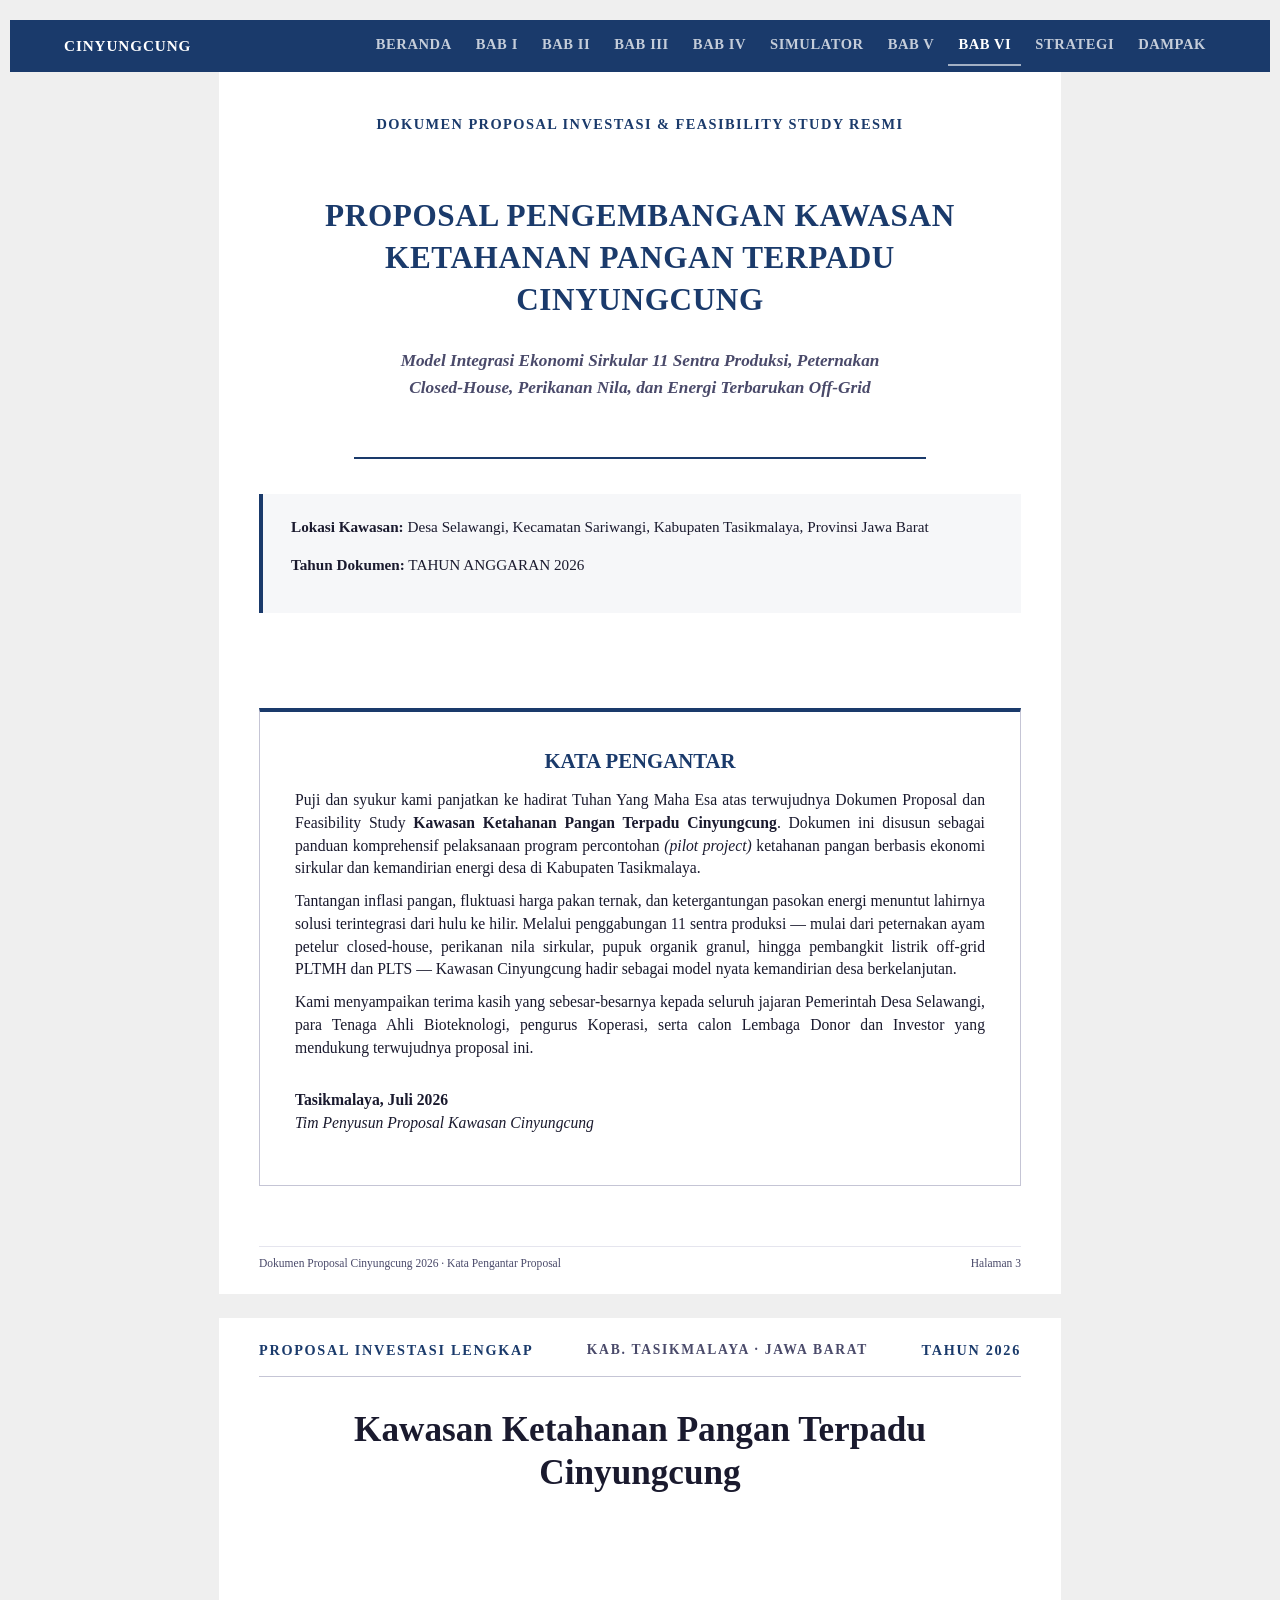
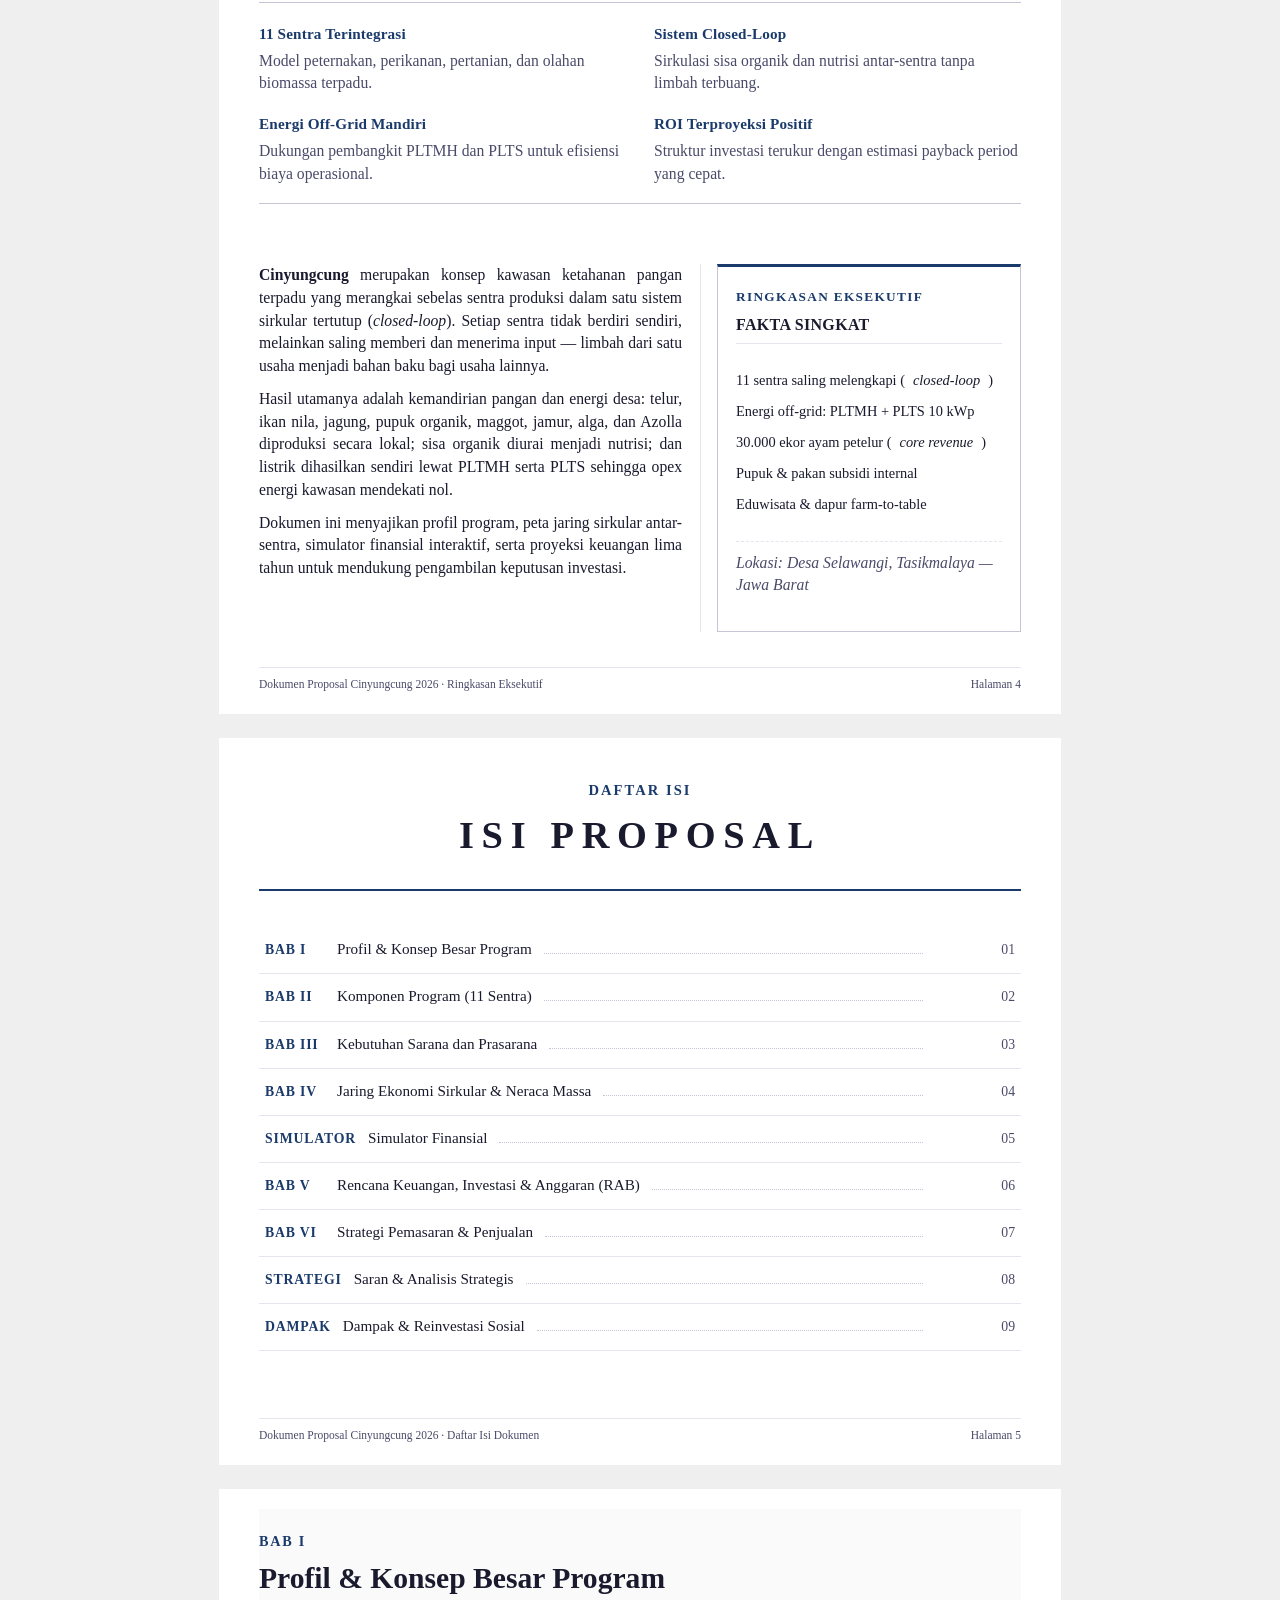
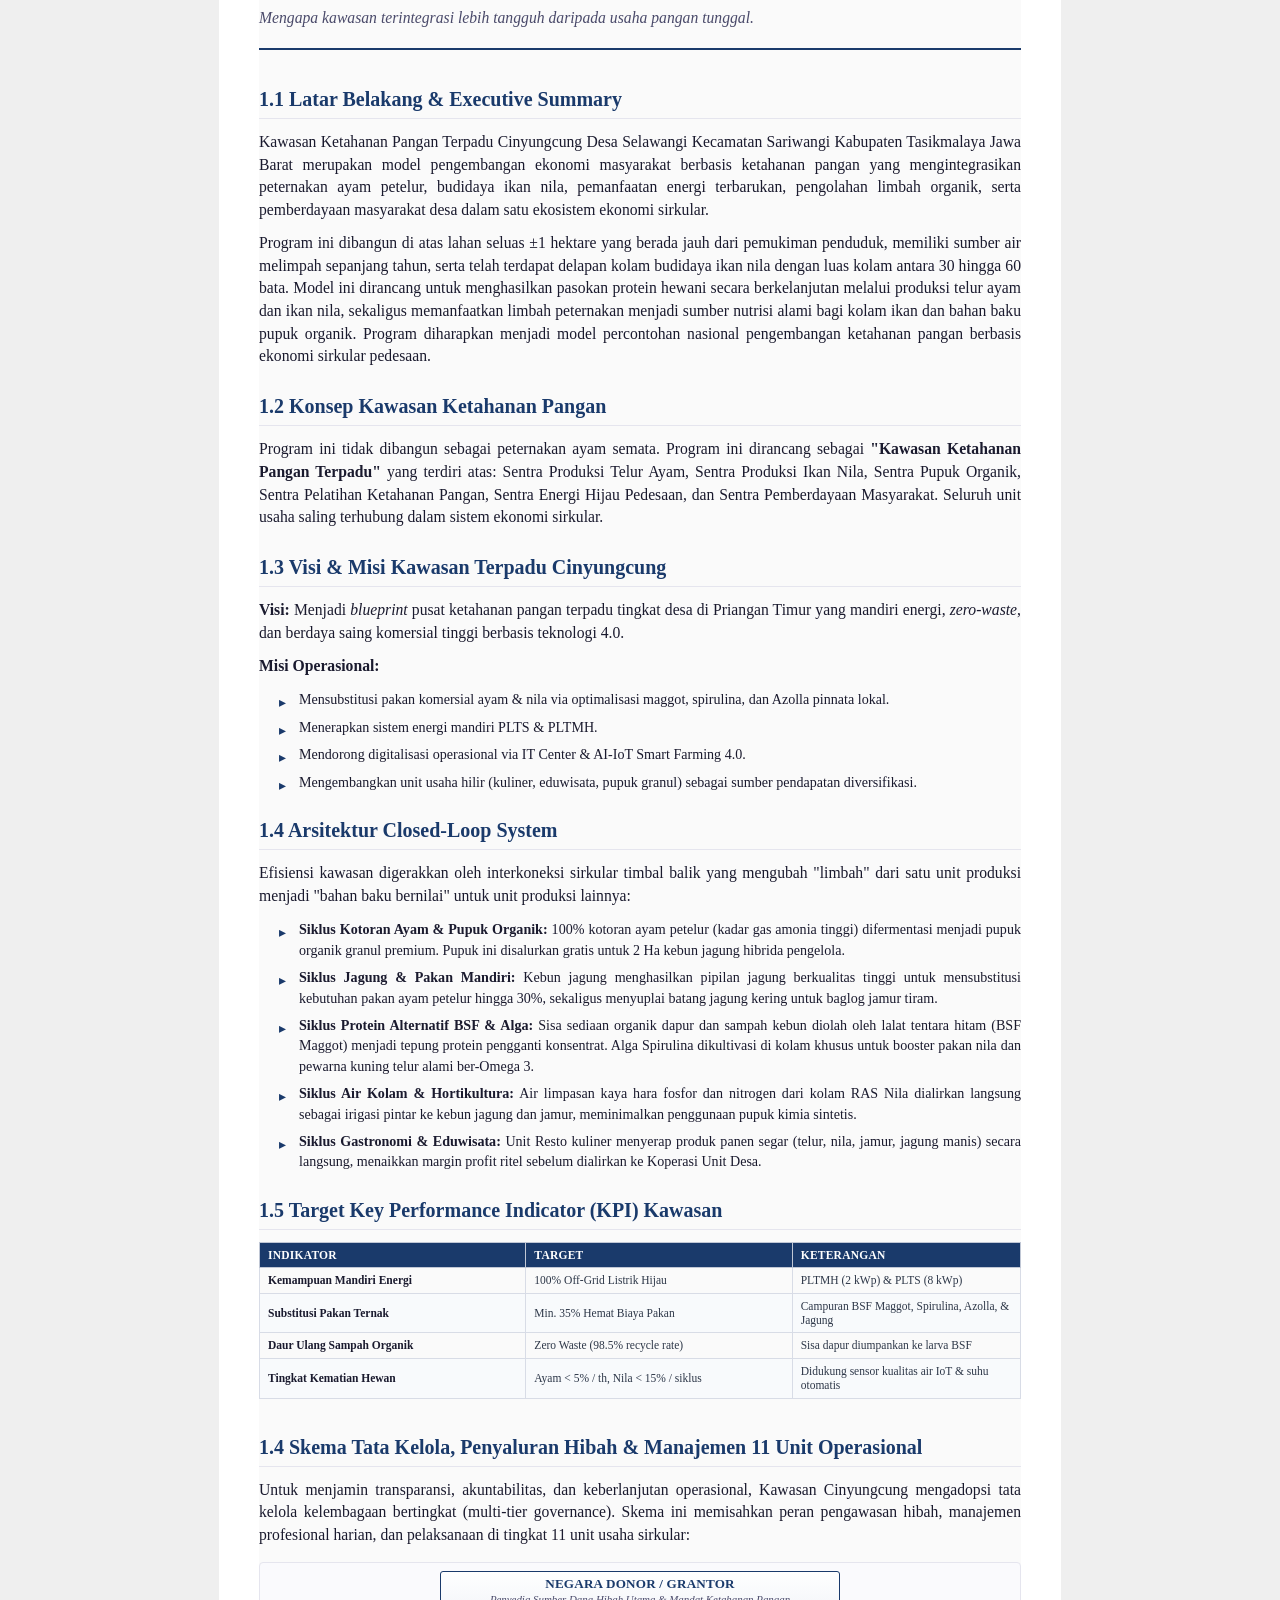
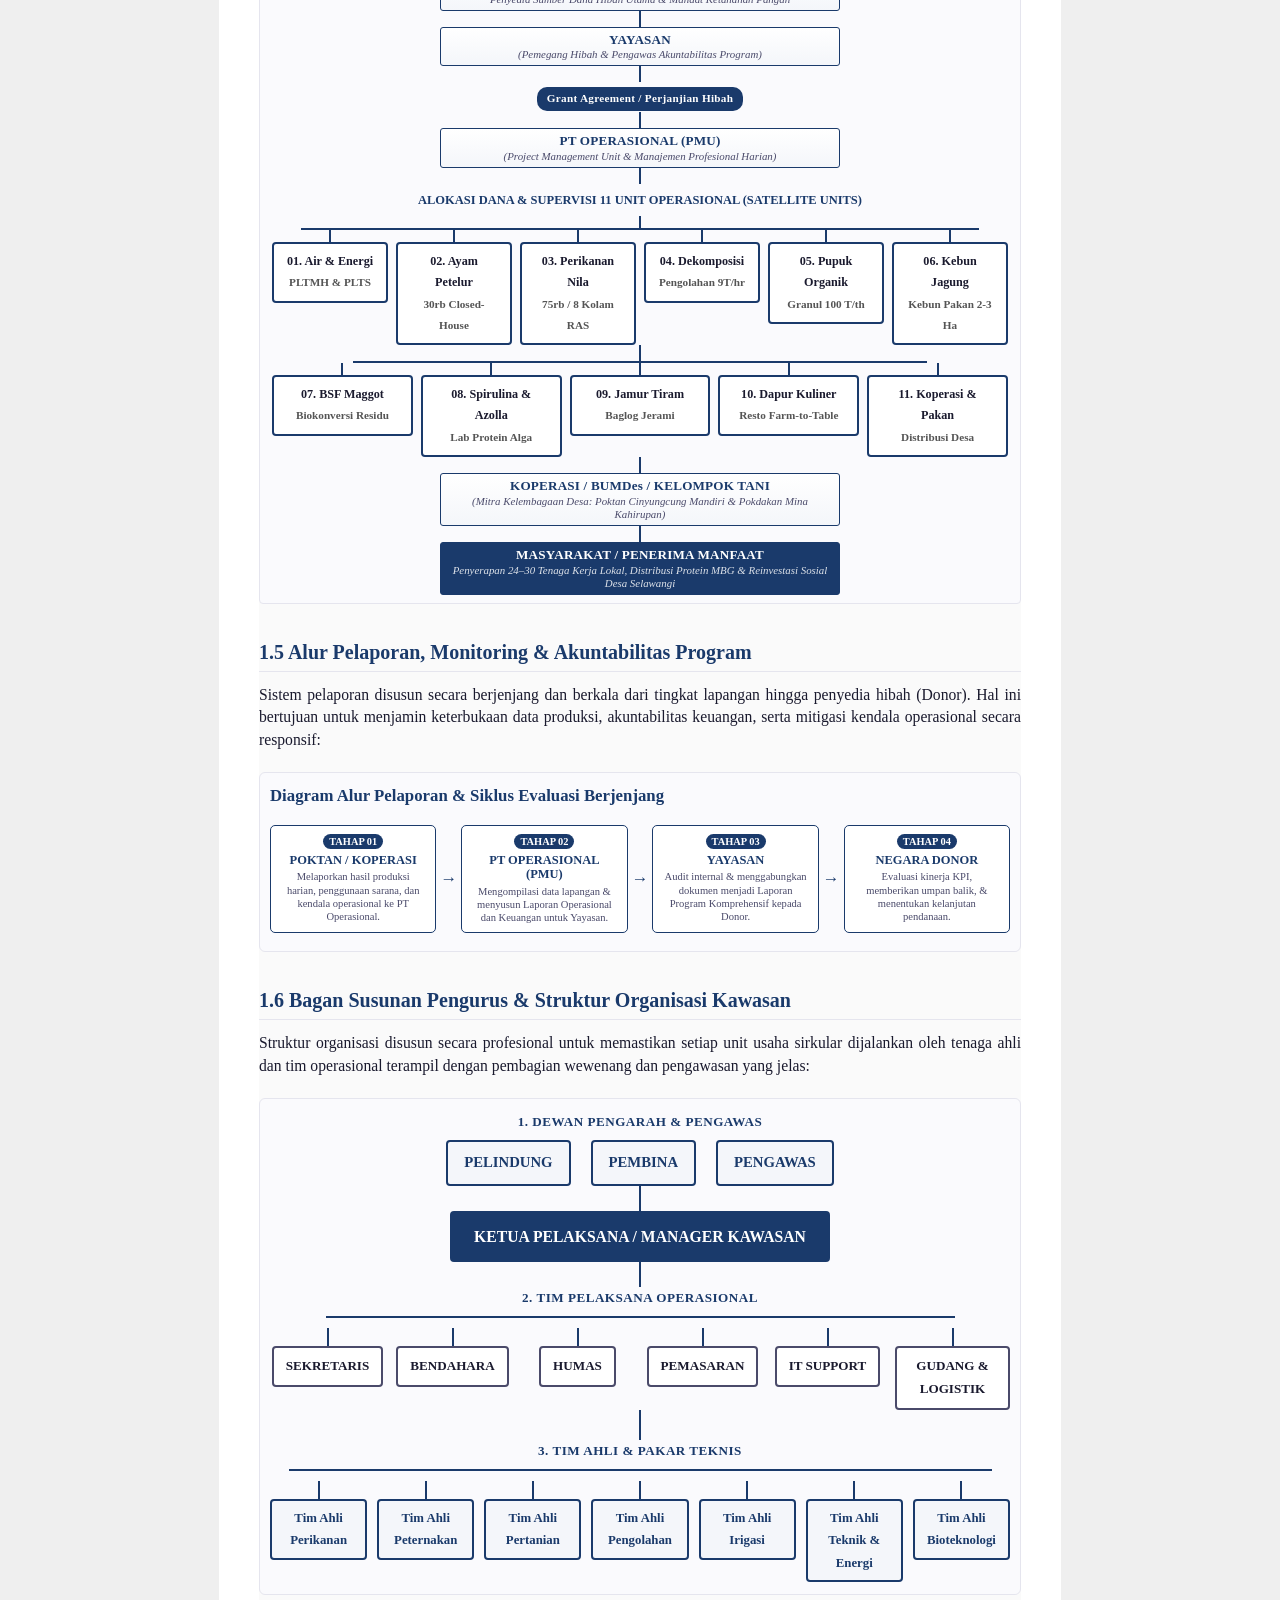
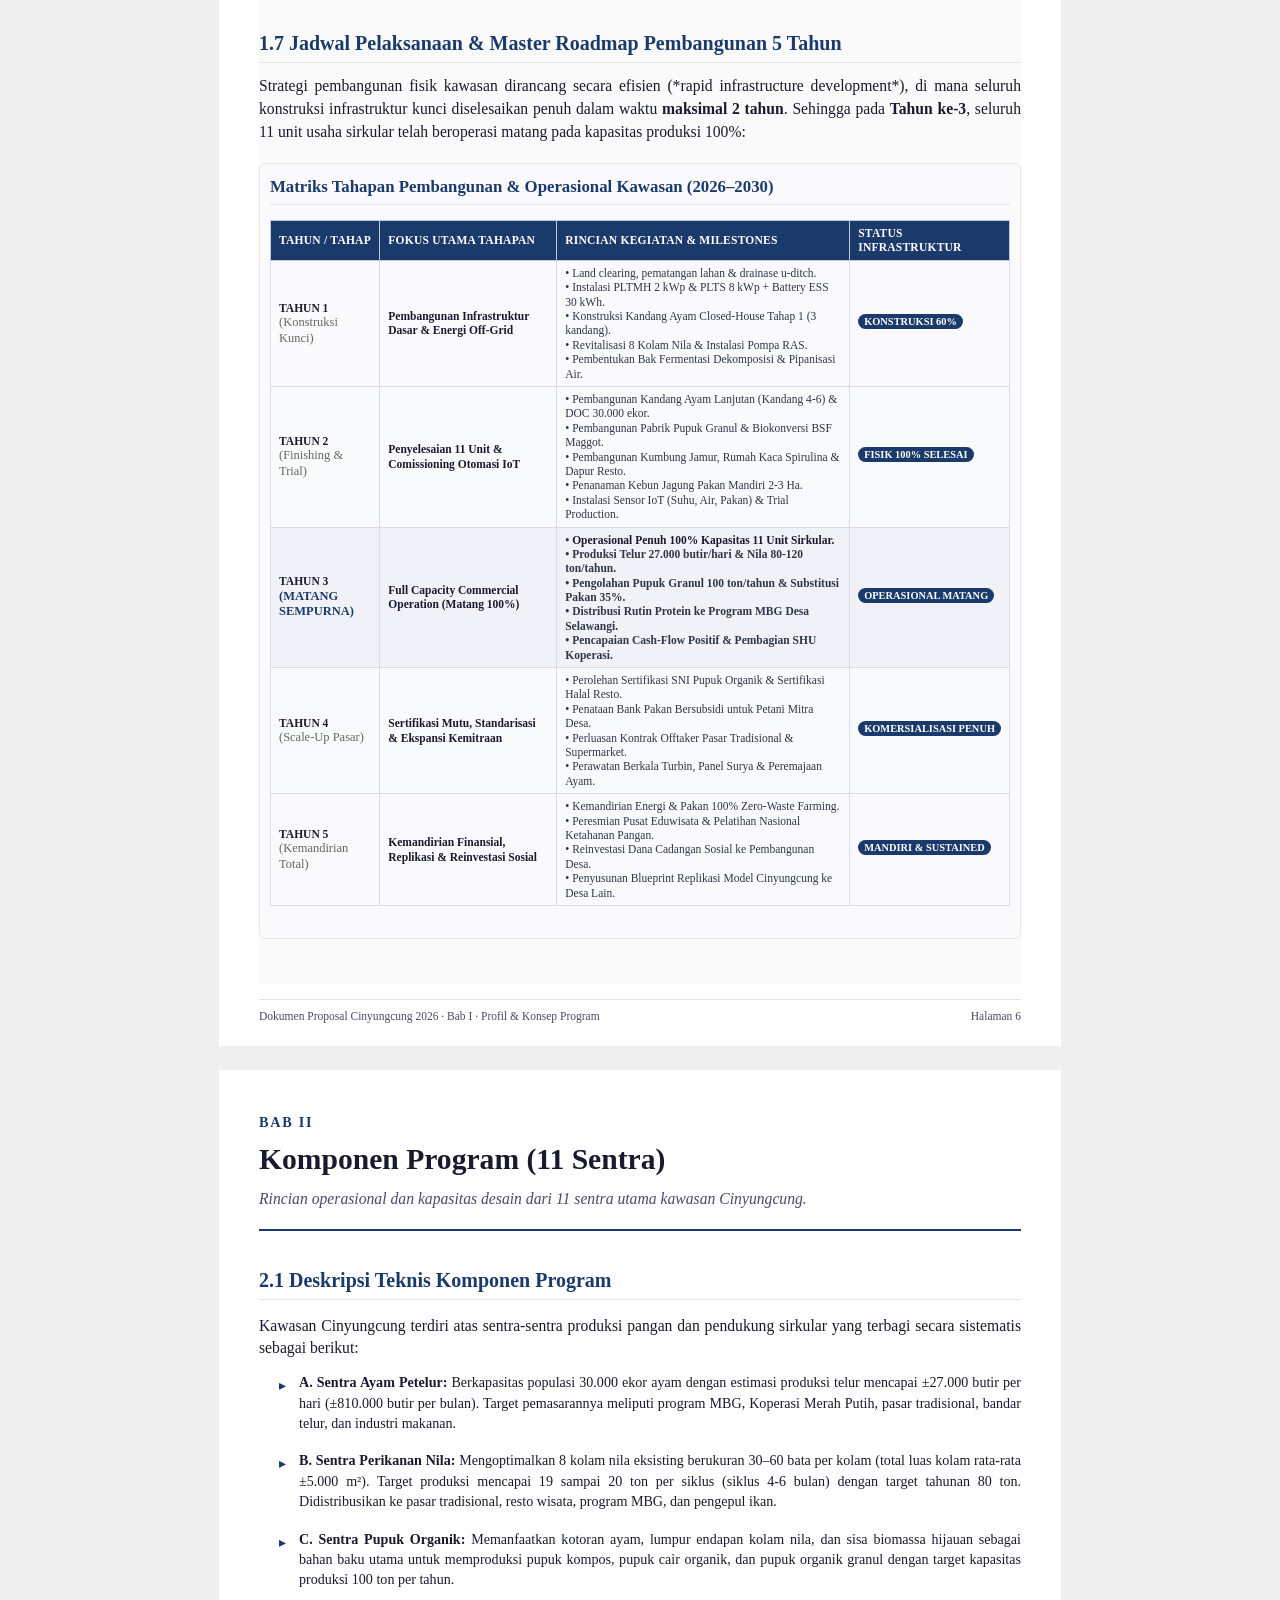
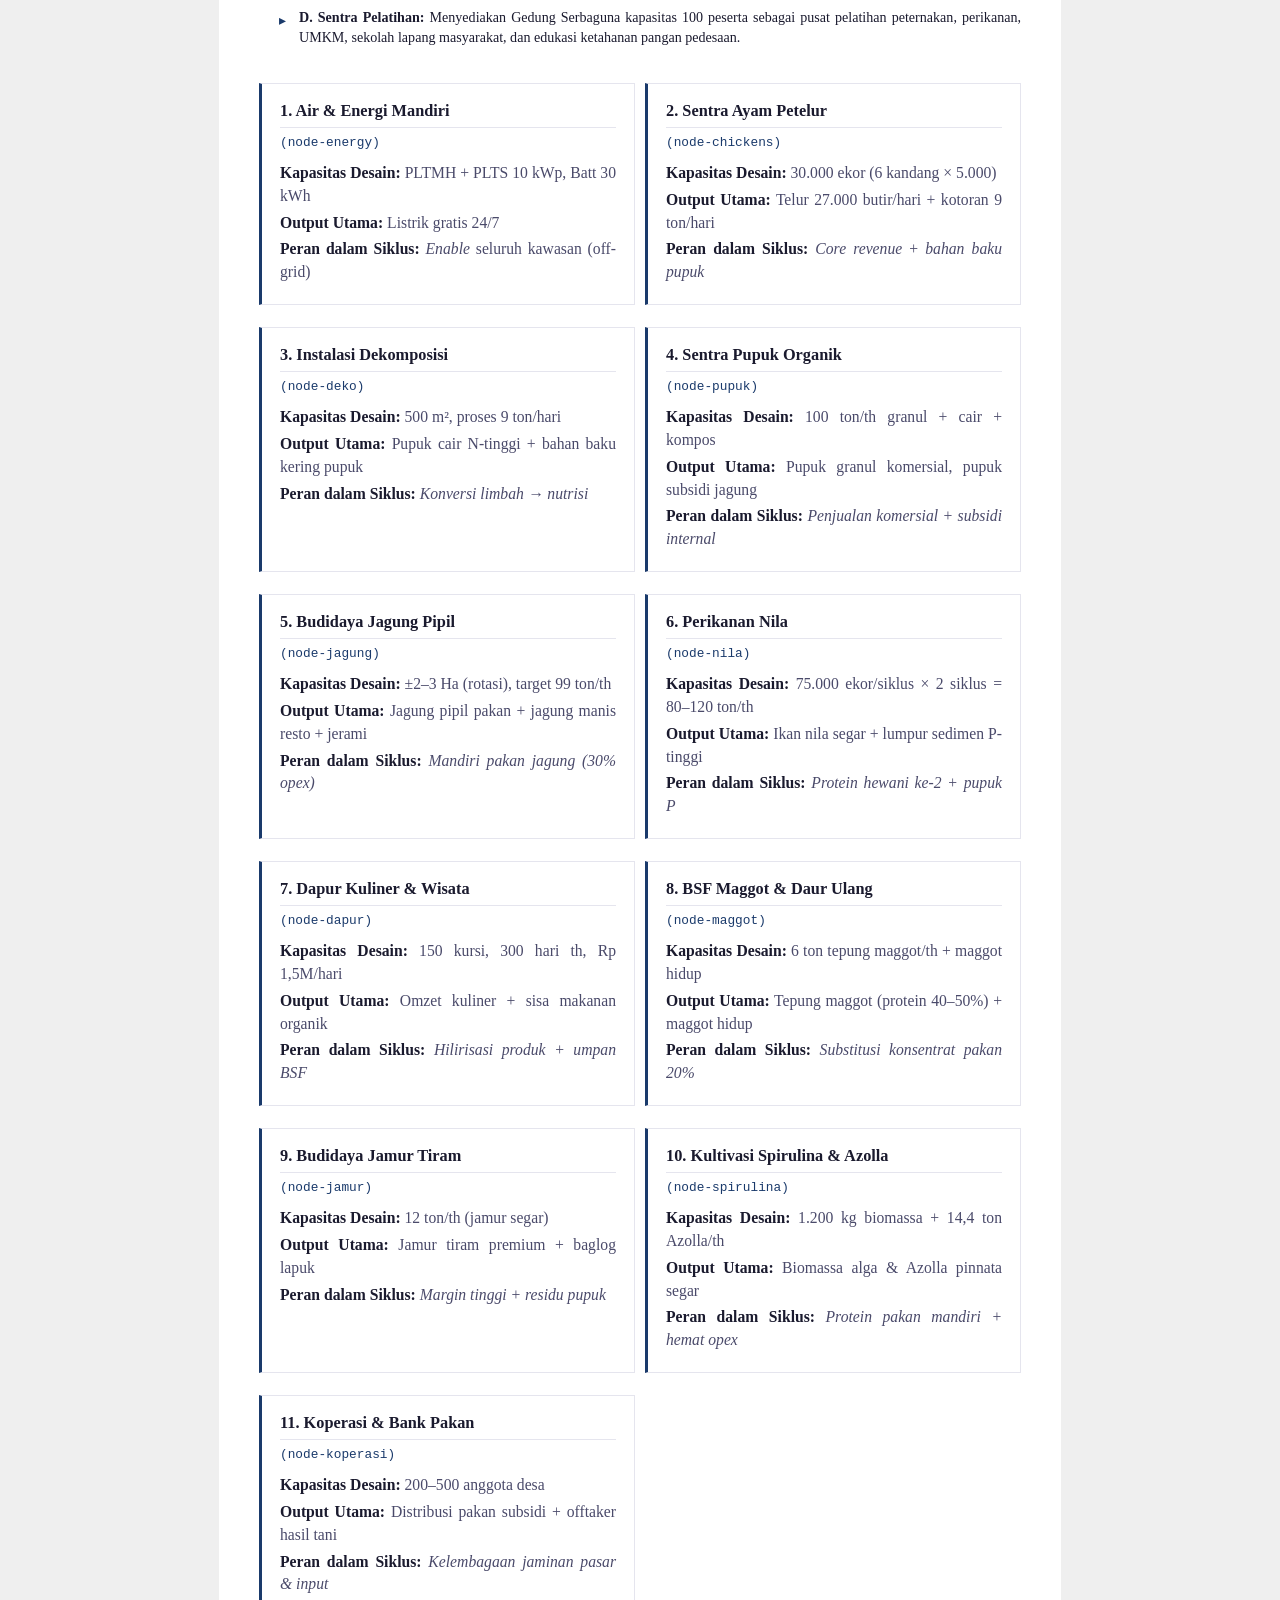
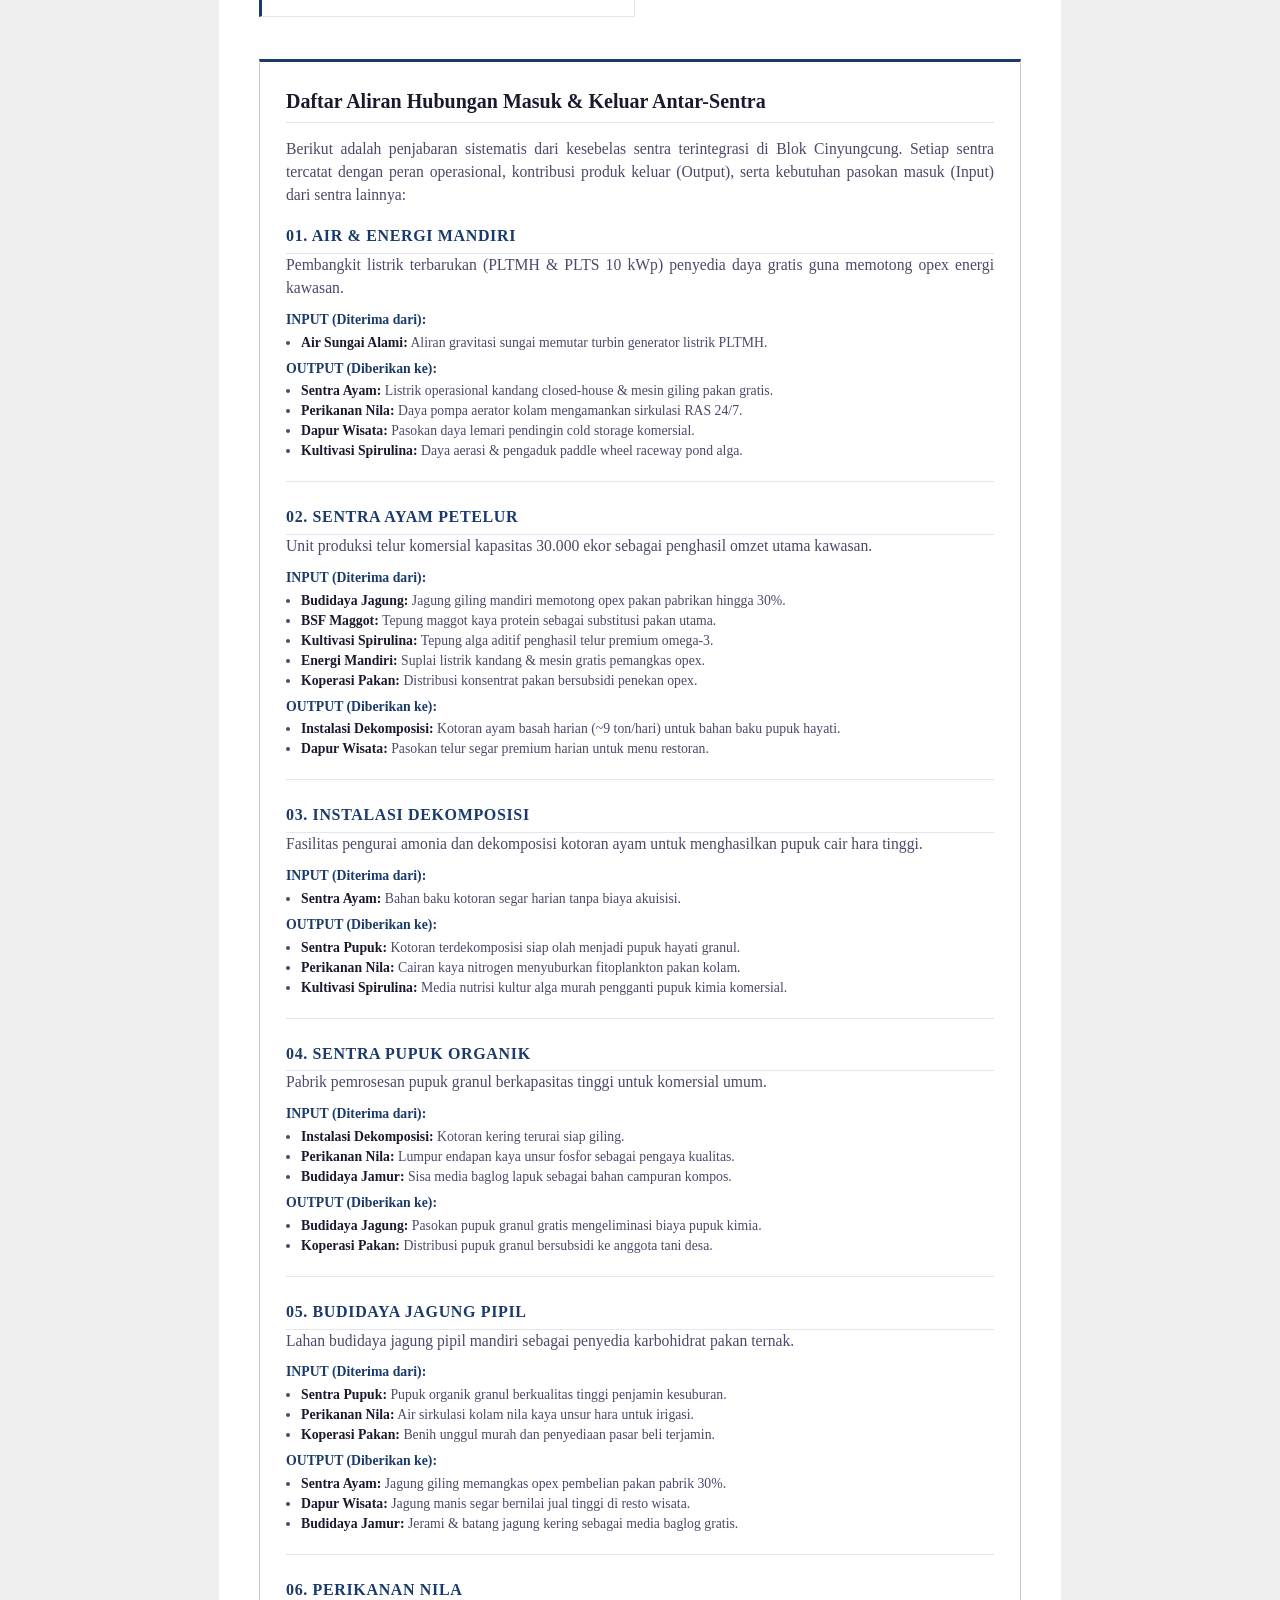
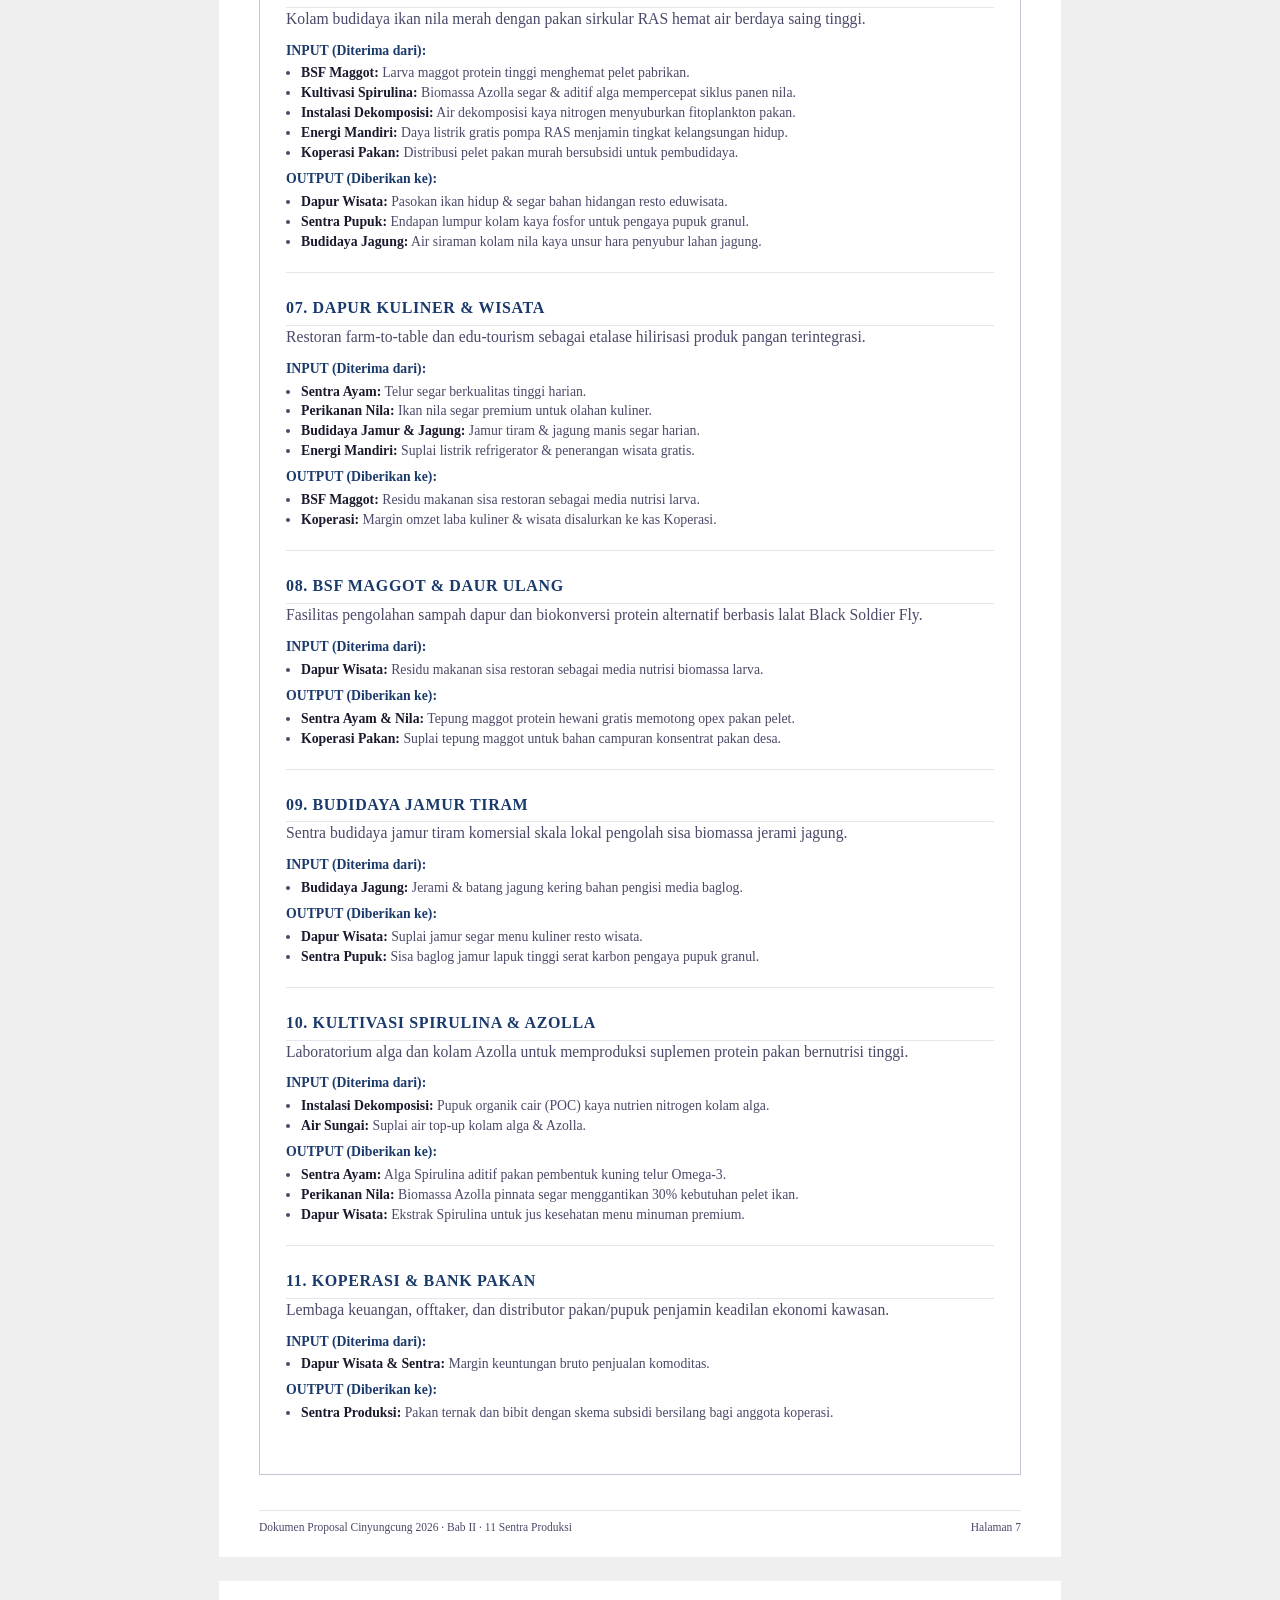
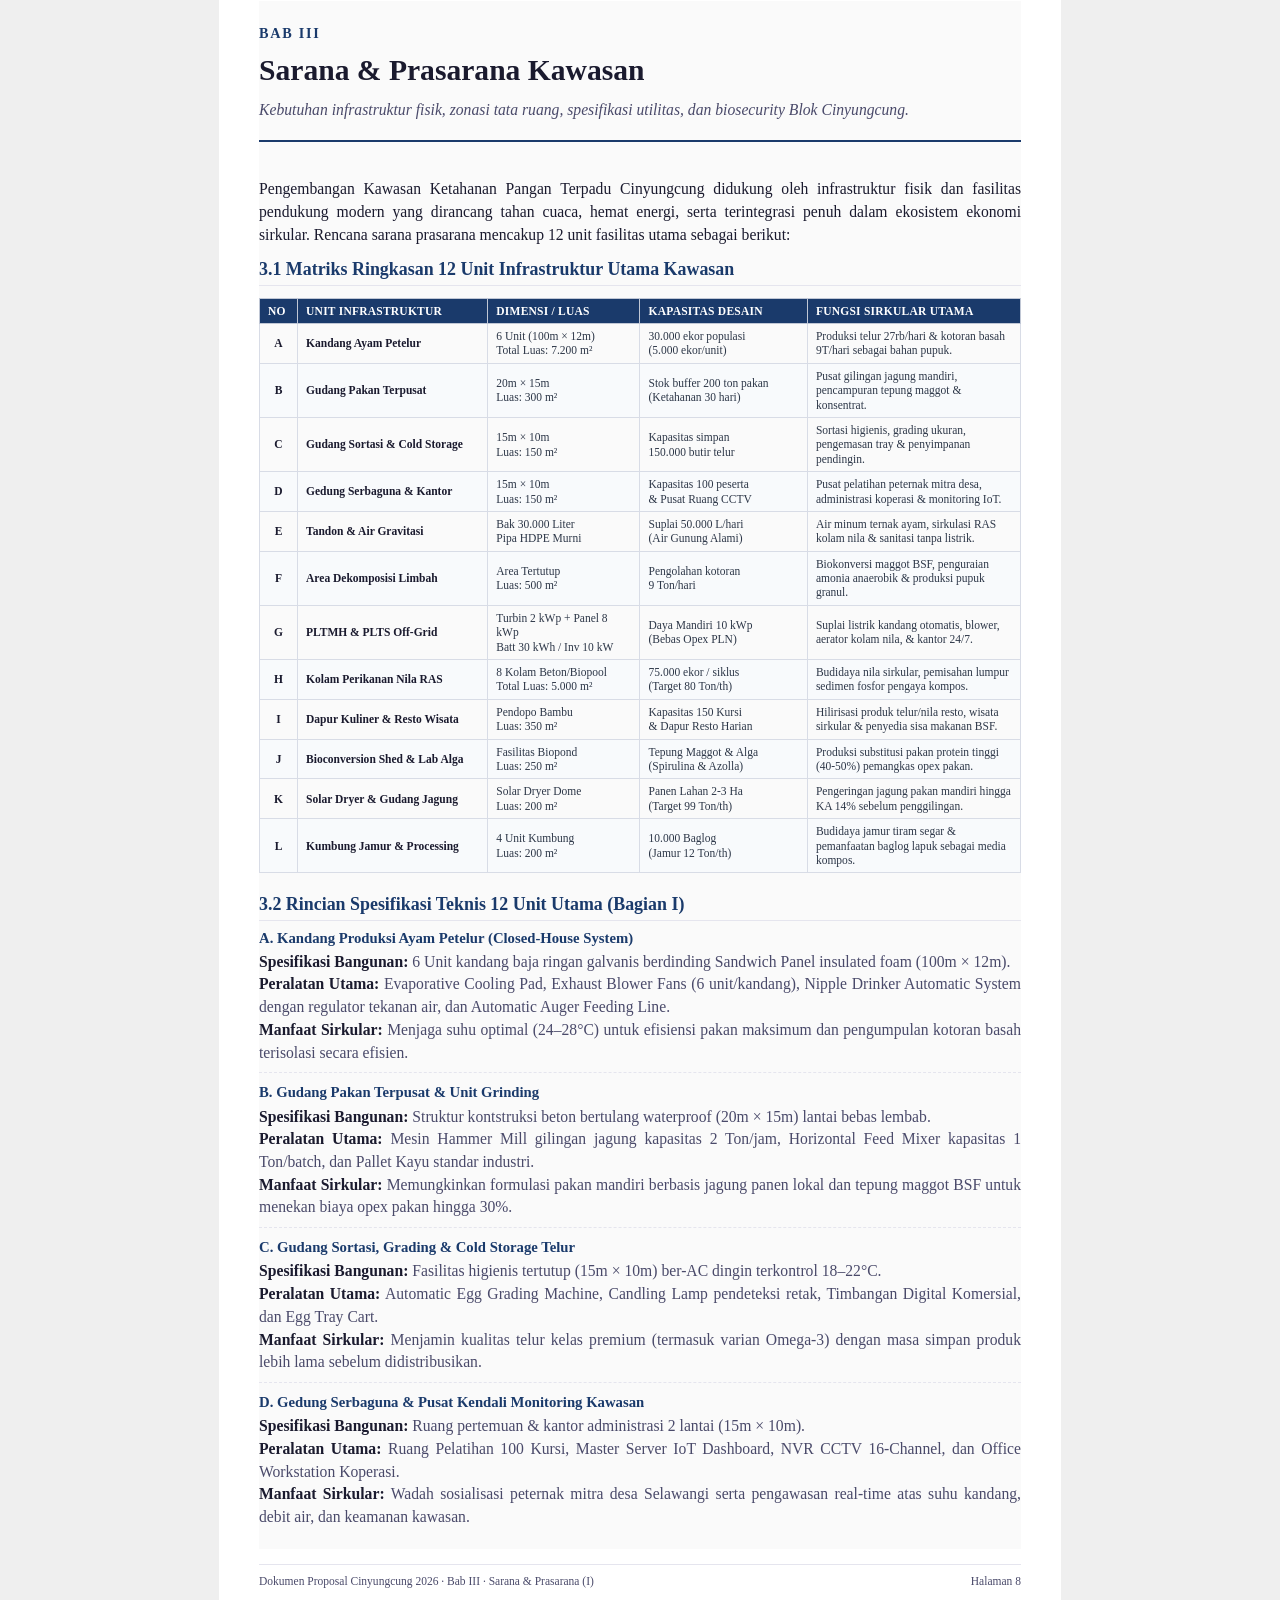
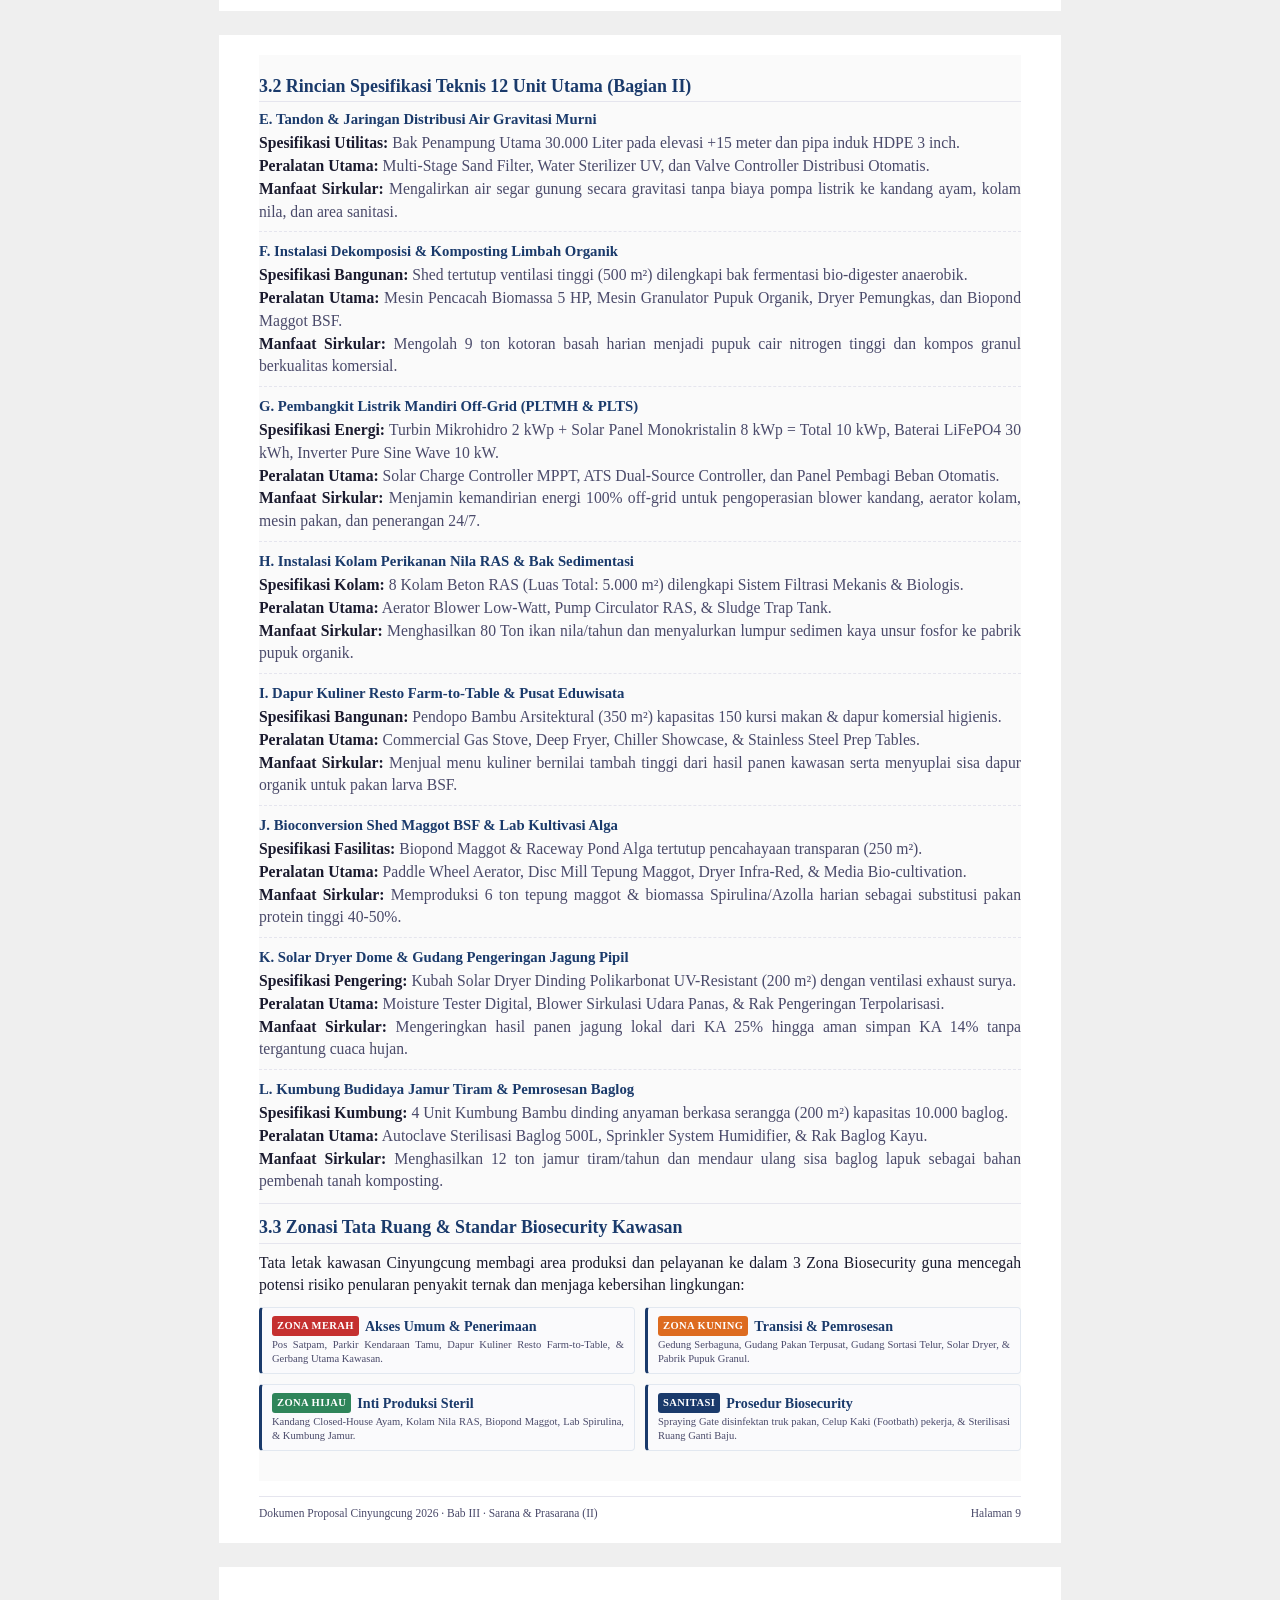
<file: index.html>
<!DOCTYPE html>
<html lang="id">
<head>
    <meta charset="UTF-8">
    <meta name="viewport" content="width=device-width, initial-scale=1.0">
    <title>Kawasan Ketahanan Pangan Terpadu Cinyungcung</title>
    <link rel="icon" href="data:image/svg+xml,%3Csvg xmlns='http://www.w3.org/2000/svg' viewBox='0 0 100 100'%3E%3Ctext y='.9em' font-size='90'%3E%F0%9F%8C%BF%3C/text%3E%3C/svg%3E">
    
    <link rel="preconnect" href="https://fonts.gstatic.com" crossorigin>
    
    <link rel="stylesheet" href="styles.css">
</head>
<body>

    <!-- ===================== STICKY NAVIGATION ===================== -->
    <header class="site-nav">
        <nav class="nav-container">
            <span class="nav-logo">Cinyungcung</span>
            <button class="nav-toggle" type="button" aria-label="Buka menu">MENU</button>
            <div class="nav-links">
                <a href="#beranda">Beranda</a>
                <a href="#summary">Bab I</a>
                <a href="#components">Bab II</a>
                <a href="#facilities">Bab III</a>
                <a href="#circular">Bab IV</a>
                <a href="#calculator">Simulator</a>
                <a href="#investment">Bab V</a>
                <a href="#pemasaran">Bab VI</a>
                <a href="#rekomendasi">Strategi</a>
                <a href="#dampak">Dampak</a>
            </div>
        </nav>
    </header>

    <!-- ===================== PROPOSAL CONTENT (PDF source) ===================== -->
    <div id="proposal-content">

        <!-- ===================== HALAMAN SAMPUL PROPOSAL RESMI ===================== -->
        <div class="proposal-cover-page">
            <div class="cover-header-badge">DOKUMEN PROPOSAL INVESTASI &amp; FEASIBILITY STUDY RESMI</div>
            <hr class="cover-double-line">
            <h1 class="cover-main-title">PROPOSAL PENGEMBANGAN KAWASAN KETAHANAN PANGAN TERPADU CINYUNGCUNG</h1>
            <h2 class="cover-sub-title">Model Integrasi Ekonomi Sirkular 11 Sentra Produksi, Peternakan Closed-House, Perikanan Nila, dan Energi Terbarukan Off-Grid</h2>
            <hr class="cover-single-line">
            
            <div class="cover-identity-box">
                <p><strong>Lokasi Kawasan:</strong> Desa Selawangi, Kecamatan Sariwangi, Kabupaten Tasikmalaya, Provinsi Jawa Barat</p>
                <p><strong>Tahun Dokumen:</strong> TAHUN ANGGARAN 2026</p>
            </div>
        </div>



        <!-- ===================== KATA PENGANTAR RESMI ===================== -->
        <div class="pdf-a4-sheet">
        <div class="pdf-a4-body">
            <section class="section" id="kata-pengantar">
            <div class="container">
                <div class="approval-sheet-box">
                    <h2 style="font-family: 'Times New Roman', Times, serif; font-size: 1.3rem; color: var(--color-accent); text-align: center; margin-bottom: 15px; font-weight: bold;">KATA PENGANTAR</h2>
                    <p class="article-paragraph">
                        Puji dan syukur kami panjatkan ke hadirat Tuhan Yang Maha Esa atas terwujudnya Dokumen Proposal dan Feasibility Study <strong>Kawasan Ketahanan Pangan Terpadu Cinyungcung</strong>. Dokumen ini disusun sebagai panduan komprehensif pelaksanaan program percontohan <em>(pilot project)</em> ketahanan pangan berbasis ekonomi sirkular dan kemandirian energi desa di Kabupaten Tasikmalaya.
                    </p>
                    <p class="article-paragraph">
                        Tantangan inflasi pangan, fluktuasi harga pakan ternak, dan ketergantungan pasokan energi menuntut lahirnya solusi terintegrasi dari hulu ke hilir. Melalui penggabungan 11 sentra produksi — mulai dari peternakan ayam petelur closed-house, perikanan nila sirkular, pupuk organik granul, hingga pembangkit listrik off-grid PLTMH dan PLTS — Kawasan Cinyungcung hadir sebagai model nyata kemandirian desa berkelanjutan.
                    </p>
                    <p class="article-paragraph">
                        Kami menyampaikan terima kasih yang sebesar-besarnya kepada seluruh jajaran Pemerintah Desa Selawangi, para Tenaga Ahli Bioteknologi, pengurus Koperasi, serta calon Lembaga Donor dan Investor yang mendukung terwujudnya proposal ini.
                    </p>
                    <div style="text-align: right; margin-top: 30px;">
                        <p><strong>Tasikmalaya, Juli 2026</strong><br><em>Tim Penyusun Proposal Kawasan Cinyungcung</em></p>
                    </div>
                </div>
            </div>
        </section>
        </div>
        <div class="pdf-a4-footer">
            <span>Dokumen Proposal Cinyungcung 2026 &middot; Kata Pengantar Proposal</span>
            <span>Halaman 3</span>
        </div>
    </div>
    <div class="pdf-page-gap"></div>


        <!-- COVER / MASTHEAD -->
        <div class="pdf-a4-sheet masthead-container">
            <div class="container">
                <div class="masthead-meta">
                    <span>PROPOSAL INVESTASI LENGKAP</span>
                    <span class="masthead-center-logo">Kab. Tasikmalaya &middot; Jawa Barat</span>
                    <span>Tahun 2026</span>
                </div>
                <h1 class="masthead-title" style="font-size: 2.2rem; line-height: 1.2; margin-top: 15px;">Kawasan Ketahanan Pangan Terpadu Cinyungcung</h1>
                <p style="font-size: 1.0rem; color: rgba(255,255,255,0.85); font-style: italic; max-width: 800px; margin: 10px auto; line-height: 1.5;">
                    Pengembangan Kawasan Ketahanan Pangan Terpadu Cinyungcung Berbasis Ekonomi Sirkular, Energi Hijau, Peternakan Ayam Petelur dan Perikanan Nila untuk Mendukung Stabilitas Pasokan Pangan dan Pengendalian Inflasi Daerah
                </p>
                <div class="masthead-bar" style="margin-top: 20px;">
                    <div class="masthead-item">
                        <strong class="masthead-item-title">11 Sentra Terintegrasi</strong>
                        <p class="masthead-item-desc">Model peternakan, perikanan, pertanian, dan olahan biomassa terpadu.</p>
                    </div>
                    <div class="masthead-item">
                        <strong class="masthead-item-title">Sistem Closed-Loop</strong>
                        <p class="masthead-item-desc">Sirkulasi sisa organik dan nutrisi antar-sentra tanpa limbah terbuang.</p>
                    </div>
                    <div class="masthead-item">
                        <strong class="masthead-item-title">Energi Off-Grid Mandiri</strong>
                        <p class="masthead-item-desc">Dukungan pembangkit PLTMH dan PLTS untuk efisiensi biaya operasional.</p>
                    </div>
                    <div class="masthead-item">
                        <strong class="masthead-item-title">ROI Terproyeksi Positif</strong>
                        <p class="masthead-item-desc">Struktur investasi terukur dengan estimasi payback period yang cepat.</p>
                    </div>
                </div>
            </div>
        </div>

        <!-- ===================== HERO / PENDAHULUAN ===================== -->
        <div class="pdf-a4-sheet">
        <div class="pdf-a4-body">
            <section class="hero-section" id="beranda">
            <div class="container">
                <div class="newspaper-row">
                    <div class="article-main-column">
                        <p class="article-paragraph">
                            <strong>Cinyungcung</strong> merupakan konsep kawasan ketahanan pangan terpadu yang
                            merangkai sebelas sentra produksi dalam satu sistem sirkular tertutup (<em>closed-loop</em>).
                            Setiap sentra tidak berdiri sendiri, melainkan saling memberi dan menerima input —
                            limbah dari satu usaha menjadi bahan baku bagi usaha lainnya.
                        </p>
                        <p class="article-paragraph">
                            Hasil utamanya adalah kemandirian pangan dan energi desa: telur, ikan nila, jagung,
                            pupuk organik, maggot, jamur, alga, dan Azolla diproduksi secara lokal; sisa organik diurai
                            menjadi nutrisi; dan listrik dihasilkan sendiri lewat PLTMH serta PLTS sehingga opex
                            energi kawasan mendekati nol.
                        </p>
                        <p class="article-paragraph">
                            Dokumen ini menyajikan profil program, peta jaring sirkular antar-sentra, simulator
                            finansial interaktif, serta proyeksi keuangan lima tahun untuk mendukung pengambilan
                            keputusan investasi.
                        </p>
                    </div>
                    <aside class="vintage-ad-box">
                        <span class="ad-box-tag">Ringkasan Eksekutif</span>
                        <h3 class="ad-box-title">Fakta Singkat</h3>
                        <ul class="ad-box-list">
                            <li>11 sentra saling melengkapi (<em>closed-loop</em>)</li>
                            <li>Energi off-grid: PLTMH + PLTS 10 kWp</li>
                            <li>30.000 ekor ayam petelur (<em>core revenue</em>)</li>
                            <li>Pupuk &amp; pakan subsidi internal</li>
                            <li>Eduwisata &amp; dapur farm-to-table</li>
                        </ul>
                        <p class="hero-location">Lokasi: Desa Selawangi, Tasikmalaya &mdash; Jawa Barat</p>
                    </aside>
                </div>
            </div>
        </section>
        </div>
        <div class="pdf-a4-footer">
            <span>Dokumen Proposal Cinyungcung 2026 &middot; Ringkasan Eksekutif</span>
            <span>Halaman 4</span>
        </div>
    </div>
    <div class="pdf-page-gap"></div>

        <!-- ===================== DAFTAR ISI (TOC) ===================== -->
        <div class="pdf-a4-sheet">
        <div class="pdf-a4-body">
            <section class="section" id="daftar-isi">
            <div class="container">
                <div class="toc-header">
                    <span class="toc-subtitle">Daftar Isi</span>
                    <h2 class="toc-title-main">Isi Proposal</h2>
                </div>
                <nav class="toc-nav">
                    <a class="toc-entry" href="#summary"><span class="toc-chapter">Bab I</span><span class="toc-label">Profil &amp; Konsep Besar Program</span><span class="toc-dots"></span><span class="toc-ref">01</span></a>
                    <a class="toc-entry" href="#components"><span class="toc-chapter">Bab II</span><span class="toc-label">Komponen Program (11 Sentra)</span><span class="toc-dots"></span><span class="toc-ref">02</span></a>
                    <a class="toc-entry" href="#facilities"><span class="toc-chapter">Bab III</span><span class="toc-label">Kebutuhan Sarana dan Prasarana</span><span class="toc-dots"></span><span class="toc-ref">03</span></a>
                    <a class="toc-entry" href="#circular"><span class="toc-chapter">Bab IV</span><span class="toc-label">Jaring Ekonomi Sirkular &amp; Neraca Massa</span><span class="toc-dots"></span><span class="toc-ref">04</span></a>
                    <a class="toc-entry" href="#calculator"><span class="toc-chapter">Simulator</span><span class="toc-label">Simulator Finansial</span><span class="toc-dots"></span><span class="toc-ref">05</span></a>
                    <a class="toc-entry" href="#investment"><span class="toc-chapter">Bab V</span><span class="toc-label">Rencana Keuangan, Investasi &amp; Anggaran (RAB)</span><span class="toc-dots"></span><span class="toc-ref">06</span></a>
                    <a class="toc-entry" href="#pemasaran"><span class="toc-chapter">Bab VI</span><span class="toc-label">Strategi Pemasaran &amp; Penjualan</span><span class="toc-dots"></span><span class="toc-ref">07</span></a>
                    <a class="toc-entry" href="#rekomendasi"><span class="toc-chapter">Strategi</span><span class="toc-label">Saran &amp; Analisis Strategis</span><span class="toc-dots"></span><span class="toc-ref">08</span></a>
                    <a class="toc-entry" href="#dampak"><span class="toc-chapter">Dampak</span><span class="toc-label">Dampak &amp; Reinvestasi Sosial</span><span class="toc-dots"></span><span class="toc-ref">09</span></a>
                </nav>
            </div>
        </section>
        </div>
        <div class="pdf-a4-footer">
            <span>Dokumen Proposal Cinyungcung 2026 &middot; Daftar Isi Dokumen</span>
            <span>Halaman 5</span>
        </div>
    </div>
    <div class="pdf-page-gap"></div>

        <!-- ===================== BAB I — PROFIL ===================== -->
        <div class="pdf-a4-sheet">
        <div class="pdf-a4-body">
            <section class="section alt-bg" id="summary">
            <div class="container">
                <div class="section-header">
                    <span class="sub-title">Bab I</span>
                    <h2 class="section-title">Profil &amp; Konsep Besar Program</h2>
                    <p class="section-desc">Mengapa kawasan terintegrasi lebih tangguh daripada usaha pangan tunggal.</p>
                </div>
                
                <h3 style="font-family: 'Times New Roman', Times, serif; font-size: 1.25rem; color: var(--color-accent); margin-bottom: 12px; border-bottom: 1px solid var(--color-border-light); padding-bottom: 6px;">1.1 Latar Belakang &amp; Executive Summary</h3>
                <p class="summary-paragraph">
                    Kawasan Ketahanan Pangan Terpadu Cinyungcung Desa Selawangi Kecamatan Sariwangi Kabupaten Tasikmalaya Jawa Barat merupakan model pengembangan ekonomi masyarakat berbasis ketahanan pangan yang mengintegrasikan peternakan ayam petelur, budidaya ikan nila, pemanfaatan energi terbarukan, pengolahan limbah organik, serta pemberdayaan masyarakat desa dalam satu ekosistem ekonomi sirkular.
                </p>
                <p class="summary-paragraph">
                    Program ini dibangun di atas lahan seluas &plusmn;1 hektare yang berada jauh dari pemukiman penduduk, memiliki sumber air melimpah sepanjang tahun, serta telah terdapat delapan kolam budidaya ikan nila dengan luas kolam antara 30 hingga 60 bata. Model ini dirancang untuk menghasilkan pasokan protein hewani secara berkelanjutan melalui produksi telur ayam dan ikan nila, sekaligus memanfaatkan limbah peternakan menjadi sumber nutrisi alami bagi kolam ikan dan bahan baku pupuk organik. Program diharapkan menjadi model percontohan nasional pengembangan ketahanan pangan berbasis ekonomi sirkular pedesaan.
                </p>

                <div style="margin-top: 25px; margin-bottom: 25px;">
                    <h3 style="font-family: 'Times New Roman', Times, serif; font-size: 1.25rem; color: var(--color-accent); margin-bottom: 12px; border-bottom: 1px solid var(--color-border-light); padding-bottom: 6px;">1.2 Konsep Kawasan Ketahanan Pangan</h3>
                    <p class="summary-paragraph">
                        Program ini tidak dibangun sebagai peternakan ayam semata. Program ini dirancang sebagai <strong>"Kawasan Ketahanan Pangan Terpadu"</strong> yang terdiri atas: Sentra Produksi Telur Ayam, Sentra Produksi Ikan Nila, Sentra Pupuk Organik, Sentra Pelatihan Ketahanan Pangan, Sentra Energi Hijau Pedesaan, dan Sentra Pemberdayaan Masyarakat. Seluruh unit usaha saling terhubung dalam sistem ekonomi sirkular.
                    </p>
                </div>

                <div style="margin-bottom: 25px;">
                    <h3 style="font-family: 'Times New Roman', Times, serif; font-size: 1.25rem; color: var(--color-accent); margin-bottom: 12px; border-bottom: 1px solid var(--color-border-light); padding-bottom: 6px;">1.3 Visi &amp; Misi Kawasan Terpadu Cinyungcung</h3>
                    <p class="summary-paragraph" style="font-size: 0.98rem; line-height: 1.7; margin-bottom: 10px;"><strong>Visi:</strong> Menjadi <em>blueprint</em> pusat ketahanan pangan terpadu tingkat desa di Priangan Timur yang mandiri energi, <em>zero-waste</em>, dan berdaya saing komersial tinggi berbasis teknologi 4.0.</p>
                    <p class="summary-paragraph" style="font-size: 0.98rem; line-height: 1.7; margin-bottom: 8px;"><strong>Misi Operasional:</strong></p>
                    <ul class="spec-list" style="font-size: 0.96rem; line-height: 1.7; padding-left: 20px;">
                        <li>Mensubstitusi pakan komersial ayam &amp; nila via optimalisasi maggot, spirulina, dan Azolla pinnata lokal.</li>
                        <li>Menerapkan sistem energi mandiri PLTS &amp; PLTMH.</li>
                        <li>Mendorong digitalisasi operasional via IT Center &amp; AI-IoT Smart Farming 4.0.</li>
                        <li>Mengembangkan unit usaha hilir (kuliner, eduwisata, pupuk granul) sebagai sumber pendapatan diversifikasi.</li>
                    </ul>
                </div>

                <div style="margin-bottom: 25px;">
                    <h3 style="font-family: 'Times New Roman', Times, serif; font-size: 1.25rem; color: var(--color-accent); margin-bottom: 12px; border-bottom: 1px solid var(--color-border-light); padding-bottom: 6px;">1.4 Arsitektur Closed-Loop System</h3>
                    <p class="summary-paragraph" style="font-size: 0.98rem; line-height: 1.7; margin-bottom: 12px;">
                        Efisiensi kawasan digerakkan oleh interkoneksi sirkular timbal balik yang mengubah "limbah" dari satu unit produksi menjadi "bahan baku bernilai" untuk unit produksi lainnya:
                    </p>
                    <ul class="spec-list" style="font-size: 0.96rem; line-height: 1.7; padding-left: 20px;">
                        <li><strong>Siklus Kotoran Ayam &amp; Pupuk Organik:</strong> 100% kotoran ayam petelur (kadar gas amonia tinggi) difermentasi menjadi pupuk organik granul premium. Pupuk ini disalurkan gratis untuk 2 Ha kebun jagung hibrida pengelola.</li>
                        <li><strong>Siklus Jagung &amp; Pakan Mandiri:</strong> Kebun jagung menghasilkan pipilan jagung berkualitas tinggi untuk mensubstitusi kebutuhan pakan ayam petelur hingga 30%, sekaligus menyuplai batang jagung kering untuk baglog jamur tiram.</li>
                        <li><strong>Siklus Protein Alternatif BSF &amp; Alga:</strong> Sisa sediaan organik dapur dan sampah kebun diolah oleh lalat tentara hitam (BSF Maggot) menjadi tepung protein pengganti konsentrat. Alga Spirulina dikultivasi di kolam khusus untuk booster pakan nila dan pewarna kuning telur alami ber-Omega 3.</li>
                        <li><strong>Siklus Air Kolam &amp; Hortikultura:</strong> Air limpasan kaya hara fosfor dan nitrogen dari kolam RAS Nila dialirkan langsung sebagai irigasi pintar ke kebun jagung dan jamur, meminimalkan penggunaan pupuk kimia sintetis.</li>
                        <li><strong>Siklus Gastronomi &amp; Eduwisata:</strong> Unit Resto kuliner menyerap produk panen segar (telur, nila, jamur, jagung manis) secara langsung, menaikkan margin profit ritel sebelum dialirkan ke Koperasi Unit Desa.</li>
                    </ul>
                </div>

                <div style="margin-bottom: 25px;">
                    <h3 style="font-family: 'Times New Roman', Times, serif; font-size: 1.25rem; color: var(--color-accent); margin-bottom: 12px; border-bottom: 1px solid var(--color-border-light); padding-bottom: 6px;">1.5 Target Key Performance Indicator (KPI) Kawasan</h3>
                    <div class="table-container">
                        <table class="proposal-table" style="font-size: 0.96rem; width: 100%;">
                            <thead>
                                <tr>
                                    <th style="width: 35%;">Indikator</th>
                                    <th style="width: 35%;">Target</th>
                                    <th style="width: 30%;">Keterangan</th>
                                </tr>
                            </thead>
                            <tbody>
                                <tr>
                                    <td><strong>Kemampuan Mandiri Energi</strong></td>
                                    <td>100% Off-Grid Listrik Hijau</td>
                                    <td>PLTMH (2 kWp) &amp; PLTS (8 kWp)</td>
                                </tr>
                                <tr>
                                    <td><strong>Substitusi Pakan Ternak</strong></td>
                                    <td>Min. 35% Hemat Biaya Pakan</td>
                                    <td>Campuran BSF Maggot, Spirulina, Azolla, &amp; Jagung</td>
                                </tr>
                                <tr>
                                    <td><strong>Daur Ulang Sampah Organik</strong></td>
                                    <td>Zero Waste (98.5% recycle rate)</td>
                                    <td>Sisa dapur diumpankan ke larva BSF</td>
                                </tr>
                                <tr>
                                    <td><strong>Tingkat Kematian Hewan</strong></td>
                                    <td>Ayam &lt; 5% / th, Nila &lt; 15% / siklus</td>
                                    <td>Didukung sensor kualitas air IoT &amp; suhu otomatis</td>
                                </tr>
                            </tbody>
                        </table>
                    </div>

                    <!-- SUBSECTION: SKEMA TATA KELOLA & ALUR KELEMBAGAAN -->
                    <div style="margin-top: 35px;">
                        <h3 style="font-family: 'Times New Roman', Times, serif; font-size: 1.25rem; color: var(--color-accent); margin-bottom: 12px; border-bottom: 1px solid var(--color-border-light); padding-bottom: 6px;">1.4 Skema Tata Kelola, Penyaluran Hibah &amp; Manajemen 11 Unit Operasional</h3>
                        <p class="summary-paragraph" style="margin-bottom: 15px;">
                            Untuk menjamin transparansi, akuntabilitas, dan keberlanjutan operasional, Kawasan Cinyungcung mengadopsi tata kelola kelembagaan bertingkat (multi-tier governance). Skema ini memisahkan peran pengawasan hibah, manajemen profesional harian, dan pelaksanaan di tingkat 11 unit usaha sirkular:
                        </p>

                        <div class="gov-flow-wrapper">
                            <!-- TIER 1: DONOR -->
                            <div class="gov-tier-node donor">
                                <div class="gov-tier-title" style="color: #1A3A6B;">NEGARA DONOR / GRANTOR</div>
                                <div class="gov-tier-sub">Penyedia Sumber Dana Hibah Utama &amp; Mandat Ketahanan Pangan</div>
                            </div>

                            <div class="org-line-v" style="height: 16px; background: #1A3A6B;"></div>

                            <!-- TIER 2: YAYASAN -->
                            <div class="gov-tier-node yayasan">
                                <div class="gov-tier-title" style="color: #1A3A6B;">YAYASAN</div>
                                <div class="gov-tier-sub">(Pemegang Hibah &amp; Pengawas Akuntabilitas Program)</div>
                            </div>

                            <div class="org-line-v" style="height: 16px; background: #1A3A6B;"></div>

                            <!-- AGREEMENT -->
                            <div class="gov-agreement-wrapper">
                                <span class="gov-agreement-badge">Grant Agreement / Perjanjian Hibah</span>
                            </div>

                            <div class="org-line-v" style="height: 16px; background: #1A3A6B;"></div>

                            <!-- TIER 3: PT OPERASIONAL -->
                            <div class="gov-tier-node pmu">
                                <div class="gov-tier-title" style="color: #1A3A6B;">PT OPERASIONAL (PMU)</div>
                                <div class="gov-tier-sub">(Project Management Unit &amp; Manajemen Profesional Harian)</div>
                            </div>

                            <div class="org-line-v" style="height: 16px; background: #1A3A6B;"></div>

                            <!-- TIER 4: 11 UNITS HEADER & TREE FLOW -->
                            <div class="gov-units-header">
                                ALOKASI DANA &amp; SUPERVISI 11 UNIT OPERASIONAL (SATELLITE UNITS)
                            </div>

                            <div class="org-line-v" style="height: 12px; background: #1A3A6B;"></div>

                            <!-- BARIS 1: UNIT 01 - 06 -->
                            <div class="org-line-h" style="width: 92%; background: #1A3A6B;"></div>
                            <div class="org-tree-row" style="margin-top: 0; gap: 8px;">
                                <div class="org-connector-box">
                                    <div class="org-line-v" style="height: 12px; background: #1A3A6B;"></div>
                                    <div class="org-node staff" style="border-color: #1A3A6B; font-size: 0.76rem; width: 100%;"><strong>01. Air &amp; Energi</strong><br><span style="font-size: 0.70rem; color: #555;">PLTMH &amp; PLTS</span></div>
                                </div>
                                <div class="org-connector-box">
                                    <div class="org-line-v" style="height: 12px; background: #1A3A6B;"></div>
                                    <div class="org-node staff" style="border-color: #1A3A6B; font-size: 0.76rem; width: 100%;"><strong>02. Ayam Petelur</strong><br><span style="font-size: 0.70rem; color: #555;">30rb Closed-House</span></div>
                                </div>
                                <div class="org-connector-box">
                                    <div class="org-line-v" style="height: 12px; background: #1A3A6B;"></div>
                                    <div class="org-node staff" style="border-color: #1A3A6B; font-size: 0.76rem; width: 100%;"><strong>03. Perikanan Nila</strong><br><span style="font-size: 0.70rem; color: #555;">75rb / 8 Kolam RAS</span></div>
                                </div>
                                <div class="org-connector-box">
                                    <div class="org-line-v" style="height: 12px; background: #1A3A6B;"></div>
                                    <div class="org-node staff" style="border-color: #1A3A6B; font-size: 0.76rem; width: 100%;"><strong>04. Dekomposisi</strong><br><span style="font-size: 0.70rem; color: #555;">Pengolahan 9T/hr</span></div>
                                </div>
                                <div class="org-connector-box">
                                    <div class="org-line-v" style="height: 12px; background: #1A3A6B;"></div>
                                    <div class="org-node staff" style="border-color: #1A3A6B; font-size: 0.76rem; width: 100%;"><strong>05. Pupuk Organik</strong><br><span style="font-size: 0.70rem; color: #555;">Granul 100 T/th</span></div>
                                </div>
                                <div class="org-connector-box">
                                    <div class="org-line-v" style="height: 12px; background: #1A3A6B;"></div>
                                    <div class="org-node staff" style="border-color: #1A3A6B; font-size: 0.76rem; width: 100%;"><strong>06. Kebun Jagung</strong><br><span style="font-size: 0.70rem; color: #555;">Kebun Pakan 2-3 Ha</span></div>
                                </div>
                            </div>

                            <!-- TRUNK TO ROW 2 -->
                            <div class="org-line-v" style="height: 16px; background: #1A3A6B;"></div>

                            <!-- BARIS 2: UNIT 07 - 11 -->
                            <div class="org-line-h" style="width: 78%; background: #1A3A6B;"></div>
                            <div class="org-tree-row" style="margin-top: 0; gap: 8px;">
                                <div class="org-connector-box">
                                    <div class="org-line-v" style="height: 12px; background: #1A3A6B;"></div>
                                    <div class="org-node staff" style="border-color: #1A3A6B; font-size: 0.76rem; width: 100%;"><strong>07. BSF Maggot</strong><br><span style="font-size: 0.70rem; color: #555;">Biokonversi Residu</span></div>
                                </div>
                                <div class="org-connector-box">
                                    <div class="org-line-v" style="height: 12px; background: #1A3A6B;"></div>
                                    <div class="org-node staff" style="border-color: #1A3A6B; font-size: 0.76rem; width: 100%;"><strong>08. Spirulina &amp; Azolla</strong><br><span style="font-size: 0.70rem; color: #555;">Lab Protein Alga</span></div>
                                </div>
                                <div class="org-connector-box">
                                    <div class="org-line-v" style="height: 12px; background: #1A3A6B;"></div>
                                    <div class="org-node staff" style="border-color: #1A3A6B; font-size: 0.76rem; width: 100%;"><strong>09. Jamur Tiram</strong><br><span style="font-size: 0.70rem; color: #555;">Baglog Jerami</span></div>
                                </div>
                                <div class="org-connector-box">
                                    <div class="org-line-v" style="height: 12px; background: #1A3A6B;"></div>
                                    <div class="org-node staff" style="border-color: #1A3A6B; font-size: 0.76rem; width: 100%;"><strong>10. Dapur Kuliner</strong><br><span style="font-size: 0.70rem; color: #555;">Resto Farm-to-Table</span></div>
                                </div>
                                <div class="org-connector-box">
                                    <div class="org-line-v" style="height: 12px; background: #1A3A6B;"></div>
                                    <div class="org-node staff" style="border-color: #1A3A6B; font-size: 0.76rem; width: 100%;"><strong>11. Koperasi &amp; Pakan</strong><br><span style="font-size: 0.70rem; color: #555;">Distribusi Desa</span></div>
                                </div>
                            </div>

                            <div class="org-line-v" style="height: 16px; background: #1A3A6B;"></div>

                            <!-- TIER 5: KOPERASI / BUMDes -->
                            <div class="gov-tier-node community">
                                <div class="gov-tier-title" style="color: #1A3A6B;">KOPERASI / BUMDes / KELOMPOK TANI</div>
                                <div class="gov-tier-sub">(Mitra Kelembagaan Desa: Poktan Cinyungcung Mandiri &amp; Pokdakan Mina Kahirupan)</div>
                            </div>

                            <div class="org-line-v" style="height: 16px; background: #1A3A6B;"></div>

                            <!-- TIER 6: MASYARAKAT -->
                            <div class="gov-tier-node society">
                                <div class="gov-tier-title">MASYARAKAT / PENERIMA MANFAAT</div>
                                <div class="gov-tier-sub">Penyerapan 24–30 Tenaga Kerja Lokal, Distribusi Protein MBG &amp; Reinvestasi Sosial Desa Selawangi</div>
                            </div>
                        </div>
                    </div>

                    <!-- SUBSECTION: ALUR PELAPORAN & AKUNTABILITAS -->
                    <div style="margin-top: 35px;">
                        <h3 style="font-family: 'Times New Roman', Times, serif; font-size: 1.25rem; color: var(--color-accent); margin-bottom: 12px; border-bottom: 1px solid var(--color-border-light); padding-bottom: 6px;">1.5 Alur Pelaporan, Monitoring &amp; Akuntabilitas Program</h3>
                        <p class="summary-paragraph" style="margin-bottom: 15px;">
                            Sistem pelaporan disusun secara berjenjang dan berkala dari tingkat lapangan hingga penyedia hibah (Donor). Hal ini bertujuan untuk menjamin keterbukaan data produksi, akuntabilitas keuangan, serta mitigasi kendala operasional secara responsif:
                        </p>

                        <div class="org-diagram-wrapper">
                            <h4 style="font-family: 'Times New Roman', Times, serif; font-size: 1.05rem; color: #1A3A6B; margin-bottom: 10px; font-weight: bold; display: flex; align-items: center; gap: 8px;">
                                 Diagram Alur Pelaporan &amp; Siklus Evaluasi Berjenjang
                            </h4>
                            
                            <div class="flow-pipeline-container">
                                <!-- Step 1 -->
                                <div class="flow-step-node">
                                    <span class="flow-step-badge">Tahap 01</span>
                                    <div class="flow-step-title">POKTAN / KOPERASI</div>
                                    <div class="flow-step-desc">Melaporkan hasil produksi harian, penggunaan sarana, dan kendala operasional ke PT Operasional.</div>
                                </div>

                                <div class="flow-arrow-right">&rarr;</div>

                                <!-- Step 2 -->
                                <div class="flow-step-node">
                                    <span class="flow-step-badge green">Tahap 02</span>
                                    <div class="flow-step-title">PT OPERASIONAL (PMU)</div>
                                    <div class="flow-step-desc">Mengompilasi data lapangan &amp; menyusun Laporan Operasional dan Keuangan untuk Yayasan.</div>
                                </div>

                                <div class="flow-arrow-right">&rarr;</div>

                                <!-- Step 3 -->
                                <div class="flow-step-node">
                                    <span class="flow-step-badge gold">Tahap 03</span>
                                    <div class="flow-step-title">YAYASAN</div>
                                    <div class="flow-step-desc">Audit internal &amp; menggabungkan dokumen menjadi Laporan Program Komprehensif kepada Donor.</div>
                                </div>

                                <div class="flow-arrow-right">&rarr;</div>

                                <!-- Step 4 -->
                                <div class="flow-step-node">
                                    <span class="flow-step-badge purple">Tahap 04</span>
                                    <div class="flow-step-title">NEGARA DONOR</div>
                                    <div class="flow-step-desc">Evaluasi kinerja KPI, memberikan umpan balik, &amp; menentukan kelanjutan pendanaan.</div>
                                </div>
                            </div>
                        </div>
                    </div>

                    <!-- SUBSECTION: STRUKTUR ORGANISASI & SUSUNAN PENGURUS -->
                    <div style="margin-top: 35px;">
                        <h3 style="font-family: 'Times New Roman', Times, serif; font-size: 1.25rem; color: var(--color-accent); margin-bottom: 12px; border-bottom: 1px solid var(--color-border-light); padding-bottom: 6px;">1.6 Bagan Susunan Pengurus &amp; Struktur Organisasi Kawasan</h3>
                        <p class="summary-paragraph" style="margin-bottom: 15px;">
                            Struktur organisasi disusun secara profesional untuk memastikan setiap unit usaha sirkular dijalankan oleh tenaga ahli dan tim operasional terampil dengan pembagian wewenang dan pengawasan yang jelas:
                        </p>

                        <div class="org-diagram-wrapper">
                            <div class="org-tree">
                                <!-- LEVEL 1: DEWAN PENGARAH & PEMBINA -->
                                <div class="org-group-title">1. Dewan Pengarah &amp; Pengawas</div>
                                <div class="org-tree-row" style="gap: 20px;">
                                    <div class="org-node top">PELINDUNG</div>
                                    <div class="org-node top">PEMBINA</div>
                                    <div class="org-node top">PENGAWAS</div>
                                </div>

                                <div class="org-line-v" style="height: 25px;"></div>

                                <!-- LEVEL 2: KETUA / PIMPINAN UTAMA -->
                                <div class="org-node leader">KETUA PELAKSANA / MANAGER KAWASAN</div>

                                <div class="org-line-v" style="height: 25px;"></div>

                                <!-- LEVEL 3: TIM PELAKSANA OPERASIONAL (HORIZONTAL BRANCH) -->
                                <div class="org-group-title">2. Tim Pelaksana Operasional</div>
                                <div class="org-line-h" style="width: 85%;"></div>
                                <div class="org-tree-row" style="margin-top: 10px; flex-wrap: wrap;">
                                    <div class="org-connector-box">
                                        <div class="org-line-v"></div>
                                        <div class="org-node staff">SEKRETARIS</div>
                                    </div>
                                    <div class="org-connector-box">
                                        <div class="org-line-v"></div>
                                        <div class="org-node staff">BENDAHARA</div>
                                    </div>
                                    <div class="org-connector-box">
                                        <div class="org-line-v"></div>
                                        <div class="org-node staff">HUMAS</div>
                                    </div>
                                    <div class="org-connector-box">
                                        <div class="org-line-v"></div>
                                        <div class="org-node staff">PEMASARAN</div>
                                    </div>
                                    <div class="org-connector-box">
                                        <div class="org-line-v"></div>
                                        <div class="org-node staff">IT SUPPORT</div>
                                    </div>
                                    <div class="org-connector-box">
                                        <div class="org-line-v"></div>
                                        <div class="org-node staff">GUDANG &amp; LOGISTIK</div>
                                    </div>
                                </div>

                                <div class="org-line-v" style="height: 30px;"></div>

                                <!-- LEVEL 4: TIM AHLI & PAKAR TEKNIS (BOTTOM BRANCH) -->
                                <div class="org-group-title" style="color: #1A3A6B;">3. Tim Ahli &amp; Pakar Teknis</div>
                                <div class="org-line-h" style="width: 95%; background: #1A3A6B;"></div>
                                <div class="org-tree-row" style="margin-top: 10px; flex-wrap: wrap;">
                                    <div class="org-connector-box">
                                        <div class="org-line-v" style="background: #1A3A6B;"></div>
                                        <div class="org-node expert">Tim Ahli Perikanan</div>
                                    </div>
                                    <div class="org-connector-box">
                                        <div class="org-line-v" style="background: #1A3A6B;"></div>
                                        <div class="org-node expert">Tim Ahli Peternakan</div>
                                    </div>
                                    <div class="org-connector-box">
                                        <div class="org-line-v" style="background: #1A3A6B;"></div>
                                        <div class="org-node expert">Tim Ahli Pertanian</div>
                                    </div>
                                    <div class="org-connector-box">
                                        <div class="org-line-v" style="background: #1A3A6B;"></div>
                                        <div class="org-node expert">Tim Ahli Pengolahan</div>
                                    </div>
                                    <div class="org-connector-box">
                                        <div class="org-line-v" style="background: #1A3A6B;"></div>
                                        <div class="org-node expert">Tim Ahli Irigasi</div>
                                    </div>
                                    <div class="org-connector-box">
                                        <div class="org-line-v" style="background: #1A3A6B;"></div>
                                        <div class="org-node expert">Tim Ahli Teknik &amp; Energi</div>
                                    </div>
                                    <div class="org-connector-box">
                                        <div class="org-line-v" style="background: #1A3A6B;"></div>
                                        <div class="org-node expert">Tim Ahli Bioteknologi</div>
                                    </div>
                                </div>
                            </div>
                        </div>
                    </div>

                    <!-- SUBSECTION: JADWAL PELAKSANAAN & ROADMAP 5 TAHUN -->
                    <div style="margin-top: 35px;">
                        <h3 style="font-family: 'Times New Roman', Times, serif; font-size: 1.25rem; color: var(--color-accent); margin-bottom: 12px; border-bottom: 1px solid var(--color-border-light); padding-bottom: 6px;">1.7 Jadwal Pelaksanaan &amp; Master Roadmap Pembangunan 5 Tahun</h3>
                        <p class="summary-paragraph" style="margin-bottom: 15px;">
                            Strategi pembangunan fisik kawasan dirancang secara efisien (*rapid infrastructure development*), di mana seluruh konstruksi infrastruktur kunci diselesaikan penuh dalam waktu <strong>maksimal 2 tahun</strong>. Sehingga pada <strong>Tahun ke-3</strong>, seluruh 11 unit usaha sirkular telah beroperasi matang pada kapasitas produksi 100%:
                        </p>

                        <div class="org-diagram-wrapper">
                            <h4 style="font-family: 'Times New Roman', Times, serif; font-size: 1.05rem; color: var(--color-accent); margin-bottom: 15px; font-weight: bold; border-bottom: 1px solid var(--color-border-light); padding-bottom: 6px;">
                                Matriks Tahapan Pembangunan &amp; Operasional Kawasan (2026–2030)
                            </h4>

                            <div class="table-container">
                                <table class="proposal-table" style="font-size: 0.85rem;">
                                    <thead>
                                        <tr>
                                            <th style="width: 15%;">Tahun / Tahap</th>
                                            <th style="width: 25%;">Fokus Utama Tahapan</th>
                                            <th style="width: 42%;">Rincian Kegiatan &amp; Milestones</th>
                                            <th style="width: 18%;">Status Infrastruktur</th>
                                        </tr>
                                    </thead>
                                    <tbody>
                                        <tr>
                                            <td><strong>TAHUN 1</strong><br><span style="font-size: 0.78rem; color: #666;">(Konstruksi Kunci)</span></td>
                                            <td><strong>Pembangunan Infrastruktur Dasar &amp; Energi Off-Grid</strong></td>
                                            <td>
                                                &bull; Land clearing, pematangan lahan &amp; drainase u-ditch.<br>
                                                &bull; Instalasi PLTMH 2 kWp &amp; PLTS 8 kWp + Battery ESS 30 kWh.<br>
                                                &bull; Konstruksi Kandang Ayam Closed-House Tahap 1 (3 kandang).<br>
                                                &bull; Revitalisasi 8 Kolam Nila &amp; Instalasi Pompa RAS.<br>
                                                &bull; Pembentukan Bak Fermentasi Dekomposisi &amp; Pipanisasi Air.
                                            </td>
                                            <td><span class="flow-step-badge">Konstruksi 60%</span></td>
                                        </tr>
                                        <tr>
                                            <td><strong>TAHUN 2</strong><br><span style="font-size: 0.78rem; color: #666;">(Finishing &amp; Trial)</span></td>
                                            <td><strong>Penyelesaian 11 Unit &amp; Comissioning Otomasi IoT</strong></td>
                                            <td>
                                                &bull; Pembangunan Kandang Ayam Lanjutan (Kandang 4-6) &amp; DOC 30.000 ekor.<br>
                                                &bull; Pembangunan Pabrik Pupuk Granul &amp; Biokonversi BSF Maggot.<br>
                                                &bull; Pembangunan Kumbung Jamur, Rumah Kaca Spirulina &amp; Dapur Resto.<br>
                                                &bull; Penanaman Kebun Jagung Pakan Mandiri 2-3 Ha.<br>
                                                &bull; Instalasi Sensor IoT (Suhu, Air, Pakan) &amp; Trial Production.
                                            </td>
                                            <td><span class="flow-step-badge green">Fisik 100% Selesai</span></td>
                                        </tr>
                                        <tr style="background: rgba(26, 58, 107, 0.04); font-weight: bold;">
                                            <td><strong>TAHUN 3</strong><br><span style="font-size: 0.78rem; color: var(--color-accent);">(MATANG SEMPURNA)</span></td>
                                            <td><strong>Full Capacity Commercial Operation (Matang 100%)</strong></td>
                                            <td>
                                                &bull; <strong>Operasional Penuh 100% Kapasitas 11 Unit Sirkular.</strong><br>
                                                &bull; Produksi Telur 27.000 butir/hari &amp; Nila 80-120 ton/tahun.<br>
                                                &bull; Pengolahan Pupuk Granul 100 ton/tahun &amp; Substitusi Pakan 35%.<br>
                                                &bull; Distribusi Rutin Protein ke Program MBG Desa Selawangi.<br>
                                                &bull; Pencapaian Cash-Flow Positif &amp; Pembagian SHU Koperasi.
                                            </td>
                                            <td><span class="flow-step-badge gold">Operasional Matang</span></td>
                                        </tr>
                                        <tr>
                                            <td><strong>TAHUN 4</strong><br><span style="font-size: 0.78rem; color: #666;">(Scale-Up Pasar)</span></td>
                                            <td><strong>Sertifikasi Mutu, Standarisasi &amp; Ekspansi Kemitraan</strong></td>
                                            <td>
                                                &bull; Perolehan Sertifikasi SNI Pupuk Organik &amp; Sertifikasi Halal Resto.<br>
                                                &bull; Penataan Bank Pakan Bersubsidi untuk Petani Mitra Desa.<br>
                                                &bull; Perluasan Kontrak Offtaker Pasar Tradisional &amp; Supermarket.<br>
                                                &bull; Perawatan Berkala Turbin, Panel Surya &amp; Peremajaan Ayam.
                                            </td>
                                            <td><span class="flow-step-badge">Komersialisasi Penuh</span></td>
                                        </tr>
                                        <tr>
                                            <td><strong>TAHUN 5</strong><br><span style="font-size: 0.78rem; color: #666;">(Kemandirian Total)</span></td>
                                            <td><strong>Kemandirian Finansial, Replikasi &amp; Reinvestasi Sosial</strong></td>
                                            <td>
                                                &bull; Kemandirian Energi &amp; Pakan 100% Zero-Waste Farming.<br>
                                                &bull; Peresmian Pusat Eduwisata &amp; Pelatihan Nasional Ketahanan Pangan.<br>
                                                &bull; Reinvestasi Dana Cadangan Sosial ke Pembangunan Desa.<br>
                                                &bull; Penyusunan Blueprint Replikasi Model Cinyungcung ke Desa Lain.
                                            </td>
                                            <td><span class="flow-step-badge green">Mandiri &amp; Sustained</span></td>
                                        </tr>
                                    </tbody>
                                </table>
                            </div>
                        </div>
                    </div>
                </div>
            </div>
        </section>
        </div>
        <div class="pdf-a4-footer">
            <span>Dokumen Proposal Cinyungcung 2026 &middot; Bab I &middot; Profil &amp; Konsep Program</span>
            <span>Halaman 6</span>
        </div>
    </div>
    <div class="pdf-page-gap"></div>

        <!-- ===================== BAB II — KOMPONEN PROGRAM ===================== -->
        <div class="pdf-a4-sheet">
        <div class="pdf-a4-body">
            <section class="section" id="components">
            <div class="container">
                <div class="section-header">
                    <span class="sub-title">Bab II</span>
                    <h2 class="section-title">Komponen Program (11 Sentra)</h2>
                    <p class="section-desc">Rincian operasional dan kapasitas desain dari 11 sentra utama kawasan Cinyungcung.</p>
                </div>

                <h3 style="font-family: 'Times New Roman', Times, serif; font-size: 1.25rem; color: var(--color-accent); margin-bottom: 15px; border-bottom: 1px solid var(--color-border-light); padding-bottom: 6px;">2.1 Deskripsi Teknis Komponen Program</h3>
                <p class="summary-paragraph">
                    Kawasan Cinyungcung terdiri atas sentra-sentra produksi pangan dan pendukung sirkular yang terbagi secara sistematis sebagai berikut:
                </p>
                <ul class="spec-list" style="margin-bottom: 25px; padding-left: 20px;">
                    <li style="margin-bottom: 10px;"><strong>A. Sentra Ayam Petelur:</strong> Berkapasitas populasi 30.000 ekor ayam dengan estimasi produksi telur mencapai &plusmn;27.000 butir per hari (&plusmn;810.000 butir per bulan). Target pemasarannya meliputi program MBG, Koperasi Merah Putih, pasar tradisional, bandar telur, dan industri makanan.</li>
                    <li style="margin-bottom: 10px;"><strong>B. Sentra Perikanan Nila:</strong> Mengoptimalkan 8 kolam nila eksisting berukuran 30–60 bata per kolam (total luas kolam rata-rata &plusmn;5.000 m&sup2;). Target produksi mencapai 19 sampai 20 ton per siklus (siklus 4-6 bulan) dengan target tahunan 80 ton. Didistribusikan ke pasar tradisional, resto wisata, program MBG, dan pengepul ikan.</li>
                    <li style="margin-bottom: 10px;"><strong>C. Sentra Pupuk Organik:</strong> Memanfaatkan kotoran ayam, lumpur endapan kolam nila, dan sisa biomassa hijauan sebagai bahan baku utama untuk memproduksi pupuk kompos, pupuk cair organik, dan pupuk organik granul dengan target kapasitas produksi 100 ton per tahun.</li>
                    <li style="margin-bottom: 10px;"><strong>D. Sentra Pelatihan:</strong> Menyediakan Gedung Serbaguna kapasitas 100 peserta sebagai pusat pelatihan peternakan, perikanan, UMKM, sekolah lapang masyarakat, dan edukasi ketahanan pangan pedesaan.</li>
                </ul>

                <div class="components-grid">
                    <div class="component-card">
                        <h3>1. Air &amp; Energi Mandiri</h3>
                        <div class="component-id">(node-energy)</div>
                        <p><strong>Kapasitas Desain:</strong> PLTMH + PLTS 10 kWp, Batt 30 kWh</p>
                        <p><strong>Output Utama:</strong> Listrik gratis 24/7</p>
                        <p><strong>Peran dalam Siklus:</strong> <em>Enable</em> seluruh kawasan (off-grid)</p>
                    </div>
                    <div class="component-card">
                        <h3>2. Sentra Ayam Petelur</h3>
                        <div class="component-id">(node-chickens)</div>
                        <p><strong>Kapasitas Desain:</strong> 30.000 ekor (6 kandang &times; 5.000)</p>
                        <p><strong>Output Utama:</strong> Telur 27.000 butir/hari + kotoran 9 ton/hari</p>
                        <p><strong>Peran dalam Siklus:</strong> <em>Core revenue</em> + <em>bahan baku pupuk</em></p>
                    </div>
                    <div class="component-card">
                        <h3>3. Instalasi Dekomposisi</h3>
                        <div class="component-id">(node-deko)</div>
                        <p><strong>Kapasitas Desain:</strong> 500 m&sup2;, proses 9 ton/hari</p>
                        <p><strong>Output Utama:</strong> Pupuk cair N-tinggi + bahan baku kering pupuk</p>
                        <p><strong>Peran dalam Siklus:</strong> <em>Konversi limbah &rarr; nutrisi</em></p>
                    </div>
                    <div class="component-card">
                        <h3>4. Sentra Pupuk Organik</h3>
                        <div class="component-id">(node-pupuk)</div>
                        <p><strong>Kapasitas Desain:</strong> 100 ton/th granul + cair + kompos</p>
                        <p><strong>Output Utama:</strong> Pupuk granul komersial, pupuk subsidi jagung</p>
                        <p><strong>Peran dalam Siklus:</strong> <em>Penjualan komersial + subsidi internal</em></p>
                    </div>
                    <div class="component-card">
                        <h3>5. Budidaya Jagung Pipil</h3>
                        <div class="component-id">(node-jagung)</div>
                        <p><strong>Kapasitas Desain:</strong> &plusmn;2&ndash;3 Ha (rotasi), target 99 ton/th</p>
                        <p><strong>Output Utama:</strong> Jagung pipil pakan + jagung manis resto + jerami</p>
                        <p><strong>Peran dalam Siklus:</strong> <em>Mandiri pakan jagung (30% opex)</em></p>
                    </div>
                    <div class="component-card">
                        <h3>6. Perikanan Nila</h3>
                        <div class="component-id">(node-nila)</div>
                        <p><strong>Kapasitas Desain:</strong> 75.000 ekor/siklus &times; 2 siklus = 80&ndash;120 ton/th</p>
                        <p><strong>Output Utama:</strong> Ikan nila segar + lumpur sedimen P-tinggi</p>
                        <p><strong>Peran dalam Siklus:</strong> <em>Protein hewani ke-2 + pupuk P</em></p>
                    </div>
                    <div class="component-card">
                        <h3>7. Dapur Kuliner &amp; Wisata</h3>
                        <div class="component-id">(node-dapur)</div>
                        <p><strong>Kapasitas Desain:</strong> 150 kursi, 300 hari th, Rp 1,5M/hari</p>
                        <p><strong>Output Utama:</strong> Omzet kuliner + sisa makanan organik</p>
                        <p><strong>Peran dalam Siklus:</strong> <em>Hilirisasi produk + umpan BSF</em></p>
                    </div>
                    <div class="component-card">
                        <h3>8. BSF Maggot &amp; Daur Ulang</h3>
                        <div class="component-id">(node-maggot)</div>
                        <p><strong>Kapasitas Desain:</strong> 6 ton tepung maggot/th + maggot hidup</p>
                        <p><strong>Output Utama:</strong> Tepung maggot (protein 40&ndash;50%) + maggot hidup</p>
                        <p><strong>Peran dalam Siklus:</strong> <em>Substitusi konsentrat pakan 20%</em></p>
                    </div>
                    <div class="component-card">
                        <h3>9. Budidaya Jamur Tiram</h3>
                        <div class="component-id">(node-jamur)</div>
                        <p><strong>Kapasitas Desain:</strong> 12 ton/th (jamur segar)</p>
                        <p><strong>Output Utama:</strong> Jamur tiram premium + baglog lapuk</p>
                        <p><strong>Peran dalam Siklus:</strong> <em>Margin tinggi + residu pupuk</em></p>
                    </div>
                    <div class="component-card">
                        <h3>10. Kultivasi Spirulina &amp; Azolla</h3>
                        <div class="component-id">(node-spirulina)</div>
                        <p><strong>Kapasitas Desain:</strong> 1.200 kg biomassa + 14,4 ton Azolla/th</p>
                        <p><strong>Output Utama:</strong> Biomassa alga &amp; Azolla pinnata segar</p>
                        <p><strong>Peran dalam Siklus:</strong> <em>Protein pakan mandiri + hemat opex</em></p>
                    </div>
                    <div class="component-card">
                        <h3>11. Koperasi &amp; Bank Pakan</h3>
                        <div class="component-id">(node-koperasi)</div>
                        <p><strong>Kapasitas Desain:</strong> 200&ndash;500 anggota desa</p>
                        <p><strong>Output Utama:</strong> Distribusi pakan subsidi + offtaker hasil tani</p>
                        <p><strong>Peran dalam Siklus:</strong> <em>Kelembagaan jaminan pasar &amp; input</em></p>
                    </div>
                </div>

                <!-- SUBSECTION: DETAILED SENTRA INPUTS/OUTPUTS -->
                <div class="sim-panel" style="margin-top: 30px; border-top: 3px solid var(--color-accent-gold);">
                    <h3 style="font-family: 'Times New Roman', Times, serif; font-size: 1.25rem; color: var(--color-ink); margin-bottom: 15px; font-weight: 700; border-bottom: 1px solid var(--color-border-light); padding-bottom: 8px;">Daftar Aliran Hubungan Masuk &amp; Keluar Antar-Sentra</h3>
                    <p style="font-size: 0.92rem; color: var(--color-ink-muted); margin-bottom: 20px; line-height: 1.5;">Berikut adalah penjabaran sistematis dari kesebelas sentra terintegrasi di Blok Cinyungcung. Setiap sentra tercatat dengan peran operasional, kontribusi produk keluar (Output), serta kebutuhan pasokan masuk (Input) dari sentra lainnya:</p>

                    <!-- Sentra 1 -->
                    <div style="margin-bottom: 25px; padding-bottom: 20px; border-bottom: 1px solid var(--color-border-light);">
                        <h5 style="font-family: 'Times New Roman', Times, serif; color: var(--color-accent); font-size: 1.0rem; border-bottom: 1px solid var(--color-border-light); padding-bottom: 6px; margin: 0; font-weight: bold;">01. Air &amp; Energi Mandiri</h5>
                        <p style="font-size: 0.89rem; line-height: 1.5; color: var(--color-ink-muted); margin: 0;">Pembangkit listrik terbarukan (PLTMH &amp; PLTS 10 kWp) penyedia daya gratis guna memotong opex energi kawasan.</p>
                        <div style="font-size: 0.86rem; line-height: 1.45; margin-top: 10px;">
                            <span style="display: block; font-weight: 700; color: #1A3A6B; margin-bottom: 3px;">INPUT (Diterima dari):</span>
                            <ul style="list-style: disc; padding-left: 15px; margin: 0 0 6px 0; color: var(--color-ink-muted);">
                                <li><strong>Air Sungai Alami:</strong> Aliran gravitasi sungai memutar turbin generator listrik PLTMH.</li>
                            </ul>
                            <span style="display: block; font-weight: 700; color: #1A3A6B; margin-bottom: 3px;">OUTPUT (Diberikan ke):</span>
                            <ul style="list-style: disc; padding-left: 15px; margin: 0; color: var(--color-ink-muted);">
                                <li><strong>Sentra Ayam:</strong> Listrik operasional kandang closed-house &amp; mesin giling pakan gratis.</li>
                                <li><strong>Perikanan Nila:</strong> Daya pompa aerator kolam mengamankan sirkulasi RAS 24/7.</li>
                                <li><strong>Dapur Wisata:</strong> Pasokan daya lemari pendingin cold storage komersial.</li>
                                <li><strong>Kultivasi Spirulina:</strong> Daya aerasi &amp; pengaduk paddle wheel raceway pond alga.</li>
                            </ul>
                        </div>
                    </div>

                    <!-- Sentra 2 -->
                    <div style="margin-bottom: 25px; padding-bottom: 20px; border-bottom: 1px solid var(--color-border-light);">
                        <h5 style="font-family: 'Times New Roman', Times, serif; color: var(--color-accent); font-size: 1.0rem; border-bottom: 1px solid var(--color-border-light); padding-bottom: 6px; margin: 0; font-weight: bold;">02. Sentra Ayam Petelur</h5>
                        <p style="font-size: 0.89rem; line-height: 1.5; color: var(--color-ink-muted); margin: 0;">Unit produksi telur komersial kapasitas 30.000 ekor sebagai penghasil omzet utama kawasan.</p>
                        <div style="font-size: 0.86rem; line-height: 1.45; margin-top: 10px;">
                            <span style="display: block; font-weight: 700; color: #1A3A6B; margin-bottom: 3px;">INPUT (Diterima dari):</span>
                            <ul style="list-style: disc; padding-left: 15px; margin: 0 0 6px 0; color: var(--color-ink-muted);">
                                <li><strong>Budidaya Jagung:</strong> Jagung giling mandiri memotong opex pakan pabrikan hingga 30%.</li>
                                <li><strong>BSF Maggot:</strong> Tepung maggot kaya protein sebagai substitusi pakan utama.</li>
                                <li><strong>Kultivasi Spirulina:</strong> Tepung alga aditif penghasil telur premium omega-3.</li>
                                <li><strong>Energi Mandiri:</strong> Suplai listrik kandang &amp; mesin gratis pemangkas opex.</li>
                                <li><strong>Koperasi Pakan:</strong> Distribusi konsentrat pakan bersubsidi penekan opex.</li>
                            </ul>
                            <span style="display: block; font-weight: 700; color: #1A3A6B; margin-bottom: 3px;">OUTPUT (Diberikan ke):</span>
                            <ul style="list-style: disc; padding-left: 15px; margin: 0; color: var(--color-ink-muted);">
                                <li><strong>Instalasi Dekomposisi:</strong> Kotoran ayam basah harian (~9 ton/hari) untuk bahan baku pupuk hayati.</li>
                                <li><strong>Dapur Wisata:</strong> Pasokan telur segar premium harian untuk menu restoran.</li>
                            </ul>
                        </div>
                    </div>

                    <!-- Sentra 3 -->
                    <div style="margin-bottom: 25px; padding-bottom: 20px; border-bottom: 1px solid var(--color-border-light);">
                        <h5 style="font-family: 'Times New Roman', Times, serif; color: var(--color-accent); font-size: 1.0rem; border-bottom: 1px solid var(--color-border-light); padding-bottom: 6px; margin: 0; font-weight: bold;">03. Instalasi Dekomposisi</h5>
                        <p style="font-size: 0.89rem; line-height: 1.5; color: var(--color-ink-muted); margin: 0;">Fasilitas pengurai amonia dan dekomposisi kotoran ayam untuk menghasilkan pupuk cair hara tinggi.</p>
                        <div style="font-size: 0.86rem; line-height: 1.45; margin-top: 10px;">
                            <span style="display: block; font-weight: 700; color: #1A3A6B; margin-bottom: 3px;">INPUT (Diterima dari):</span>
                            <ul style="list-style: disc; padding-left: 15px; margin: 0 0 6px 0; color: var(--color-ink-muted);">
                                <li><strong>Sentra Ayam:</strong> Bahan baku kotoran segar harian tanpa biaya akuisisi.</li>
                            </ul>
                            <span style="display: block; font-weight: 700; color: #1A3A6B; margin-bottom: 3px;">OUTPUT (Diberikan ke):</span>
                            <ul style="list-style: disc; padding-left: 15px; margin: 0; color: var(--color-ink-muted);">
                                <li><strong>Sentra Pupuk:</strong> Kotoran terdekomposisi siap olah menjadi pupuk hayati granul.</li>
                                <li><strong>Perikanan Nila:</strong> Cairan kaya nitrogen menyuburkan fitoplankton pakan kolam.</li>
                                <li><strong>Kultivasi Spirulina:</strong> Media nutrisi kultur alga murah pengganti pupuk kimia komersial.</li>
                            </ul>
                        </div>
                    </div>

                    <!-- Sentra 4 -->
                    <div style="margin-bottom: 25px; padding-bottom: 20px; border-bottom: 1px solid var(--color-border-light);">
                        <h5 style="font-family: 'Times New Roman', Times, serif; color: var(--color-accent); font-size: 1.0rem; border-bottom: 1px solid var(--color-border-light); padding-bottom: 6px; margin: 0; font-weight: bold;">04. Sentra Pupuk Organik</h5>
                        <p style="font-size: 0.89rem; line-height: 1.5; color: var(--color-ink-muted); margin: 0;">Pabrik pemrosesan pupuk granul berkapasitas tinggi untuk komersial umum.</p>
                        <div style="font-size: 0.86rem; line-height: 1.45; margin-top: 10px;">
                            <span style="display: block; font-weight: 700; color: #1A3A6B; margin-bottom: 3px;">INPUT (Diterima dari):</span>
                            <ul style="list-style: disc; padding-left: 15px; margin: 0 0 6px 0; color: var(--color-ink-muted);">
                                <li><strong>Instalasi Dekomposisi:</strong> Kotoran kering terurai siap giling.</li>
                                <li><strong>Perikanan Nila:</strong> Lumpur endapan kaya unsur fosfor sebagai pengaya kualitas.</li>
                                <li><strong>Budidaya Jamur:</strong> Sisa media baglog lapuk sebagai bahan campuran kompos.</li>
                            </ul>
                            <span style="display: block; font-weight: 700; color: #1A3A6B; margin-bottom: 3px;">OUTPUT (Diberikan ke):</span>
                            <ul style="list-style: disc; padding-left: 15px; margin: 0; color: var(--color-ink-muted);">
                                <li><strong>Budidaya Jagung:</strong> Pasokan pupuk granul gratis mengeliminasi biaya pupuk kimia.</li>
                                <li><strong>Koperasi Pakan:</strong> Distribusi pupuk granul bersubsidi ke anggota tani desa.</li>
                            </ul>
                        </div>
                    </div>

                    <!-- Sentra 5 -->
                    <div style="margin-bottom: 25px; padding-bottom: 20px; border-bottom: 1px solid var(--color-border-light);">
                        <h5 style="font-family: 'Times New Roman', Times, serif; color: var(--color-accent); font-size: 1.0rem; border-bottom: 1px solid var(--color-border-light); padding-bottom: 6px; margin: 0; font-weight: bold;">05. Budidaya Jagung Pipil</h5>
                        <p style="font-size: 0.89rem; line-height: 1.5; color: var(--color-ink-muted); margin: 0;">Lahan budidaya jagung pipil mandiri sebagai penyedia karbohidrat pakan ternak.</p>
                        <div style="font-size: 0.86rem; line-height: 1.45; margin-top: 10px;">
                            <span style="display: block; font-weight: 700; color: #1A3A6B; margin-bottom: 3px;">INPUT (Diterima dari):</span>
                            <ul style="list-style: disc; padding-left: 15px; margin: 0 0 6px 0; color: var(--color-ink-muted);">
                                <li><strong>Sentra Pupuk:</strong> Pupuk organik granul berkualitas tinggi penjamin kesuburan.</li>
                                <li><strong>Perikanan Nila:</strong> Air sirkulasi kolam nila kaya unsur hara untuk irigasi.</li>
                                <li><strong>Koperasi Pakan:</strong> Benih unggul murah dan penyediaan pasar beli terjamin.</li>
                            </ul>
                            <span style="display: block; font-weight: 700; color: #1A3A6B; margin-bottom: 3px;">OUTPUT (Diberikan ke):</span>
                            <ul style="list-style: disc; padding-left: 15px; margin: 0; color: var(--color-ink-muted);">
                                <li><strong>Sentra Ayam:</strong> Jagung giling memangkas opex pembelian pakan pabrik 30%.</li>
                                <li><strong>Dapur Wisata:</strong> Jagung manis segar bernilai jual tinggi di resto wisata.</li>
                                <li><strong>Budidaya Jamur:</strong> Jerami &amp; batang jagung kering sebagai media baglog gratis.</li>
                            </ul>
                        </div>
                    </div>

                    <!-- Sentra 6 -->
                    <div style="margin-bottom: 25px; padding-bottom: 20px; border-bottom: 1px solid var(--color-border-light);">
                        <h5 style="font-family: 'Times New Roman', Times, serif; color: var(--color-accent); font-size: 1.0rem; border-bottom: 1px solid var(--color-border-light); padding-bottom: 6px; margin: 0; font-weight: bold;">06. Perikanan Nila</h5>
                        <p style="font-size: 0.89rem; line-height: 1.5; color: var(--color-ink-muted); margin: 0;">Kolam budidaya ikan nila merah dengan pakan sirkular RAS hemat air berdaya saing tinggi.</p>
                        <div style="font-size: 0.86rem; line-height: 1.45; margin-top: 10px;">
                            <span style="display: block; font-weight: 700; color: #1A3A6B; margin-bottom: 3px;">INPUT (Diterima dari):</span>
                            <ul style="list-style: disc; padding-left: 15px; margin: 0 0 6px 0; color: var(--color-ink-muted);">
                                <li><strong>BSF Maggot:</strong> Larva maggot protein tinggi menghemat pelet pabrikan.</li>
                                <li><strong>Kultivasi Spirulina:</strong> Biomassa Azolla segar &amp; aditif alga mempercepat siklus panen nila.</li>
                                <li><strong>Instalasi Dekomposisi:</strong> Air dekomposisi kaya nitrogen menyuburkan fitoplankton pakan.</li>
                                <li><strong>Energi Mandiri:</strong> Daya listrik gratis pompa RAS menjamin tingkat kelangsungan hidup.</li>
                                <li><strong>Koperasi Pakan:</strong> Distribusi pelet pakan murah bersubsidi untuk pembudidaya.</li>
                            </ul>
                            <span style="display: block; font-weight: 700; color: #1A3A6B; margin-bottom: 3px;">OUTPUT (Diberikan ke):</span>
                            <ul style="list-style: disc; padding-left: 15px; margin: 0; color: var(--color-ink-muted);">
                                <li><strong>Dapur Wisata:</strong> Pasokan ikan hidup &amp; segar bahan hidangan resto eduwisata.</li>
                                <li><strong>Sentra Pupuk:</strong> Endapan lumpur kolam kaya fosfor untuk pengaya pupuk granul.</li>
                                <li><strong>Budidaya Jagung:</strong> Air siraman kolam nila kaya unsur hara penyubur lahan jagung.</li>
                            </ul>
                        </div>
                    </div>

                    <!-- Sentra 7 -->
                    <div style="margin-bottom: 25px; padding-bottom: 20px; border-bottom: 1px solid var(--color-border-light);">
                        <h5 style="font-family: 'Times New Roman', Times, serif; color: var(--color-accent); font-size: 1.0rem; border-bottom: 1px solid var(--color-border-light); padding-bottom: 6px; margin: 0; font-weight: bold;">07. Dapur Kuliner &amp; Wisata</h5>
                        <p style="font-size: 0.89rem; line-height: 1.5; color: var(--color-ink-muted); margin: 0;">Restoran farm-to-table dan edu-tourism sebagai etalase hilirisasi produk pangan terintegrasi.</p>
                        <div style="font-size: 0.86rem; line-height: 1.45; margin-top: 10px;">
                            <span style="display: block; font-weight: 700; color: #1A3A6B; margin-bottom: 3px;">INPUT (Diterima dari):</span>
                            <ul style="list-style: disc; padding-left: 15px; margin: 0 0 6px 0; color: var(--color-ink-muted);">
                                <li><strong>Sentra Ayam:</strong> Telur segar berkualitas tinggi harian.</li>
                                <li><strong>Perikanan Nila:</strong> Ikan nila segar premium untuk olahan kuliner.</li>
                                <li><strong>Budidaya Jamur &amp; Jagung:</strong> Jamur tiram &amp; jagung manis segar harian.</li>
                                <li><strong>Energi Mandiri:</strong> Suplai listrik refrigerator &amp; penerangan wisata gratis.</li>
                            </ul>
                            <span style="display: block; font-weight: 700; color: #1A3A6B; margin-bottom: 3px;">OUTPUT (Diberikan ke):</span>
                            <ul style="list-style: disc; padding-left: 15px; margin: 0; color: var(--color-ink-muted);">
                                <li><strong>BSF Maggot:</strong> Residu makanan sisa restoran sebagai media nutrisi larva.</li>
                                <li><strong>Koperasi:</strong> Margin omzet laba kuliner &amp; wisata disalurkan ke kas Koperasi.</li>
                            </ul>
                        </div>
                    </div>

                    <!-- Sentra 8 -->
                    <div style="margin-bottom: 25px; padding-bottom: 20px; border-bottom: 1px solid var(--color-border-light);">
                        <h5 style="font-family: 'Times New Roman', Times, serif; color: var(--color-accent); font-size: 1.0rem; border-bottom: 1px solid var(--color-border-light); padding-bottom: 6px; margin: 0; font-weight: bold;">08. BSF Maggot &amp; Daur Ulang</h5>
                        <p style="font-size: 0.89rem; line-height: 1.5; color: var(--color-ink-muted); margin: 0;">Fasilitas pengolahan sampah dapur dan biokonversi protein alternatif berbasis lalat Black Soldier Fly.</p>
                        <div style="font-size: 0.86rem; line-height: 1.45; margin-top: 10px;">
                            <span style="display: block; font-weight: 700; color: #1A3A6B; margin-bottom: 3px;">INPUT (Diterima dari):</span>
                            <ul style="list-style: disc; padding-left: 15px; margin: 0 0 6px 0; color: var(--color-ink-muted);">
                                <li><strong>Dapur Wisata:</strong> Residu makanan sisa restoran sebagai media nutrisi biomassa larva.</li>
                            </ul>
                            <span style="display: block; font-weight: 700; color: #1A3A6B; margin-bottom: 3px;">OUTPUT (Diberikan ke):</span>
                            <ul style="list-style: disc; padding-left: 15px; margin: 0; color: var(--color-ink-muted);">
                                <li><strong>Sentra Ayam &amp; Nila:</strong> Tepung maggot protein hewani gratis memotong opex pakan pelet.</li>
                                <li><strong>Koperasi Pakan:</strong> Suplai tepung maggot untuk bahan campuran konsentrat pakan desa.</li>
                            </ul>
                        </div>
                    </div>

                    <!-- Sentra 9 -->
                    <div style="margin-bottom: 25px; padding-bottom: 20px; border-bottom: 1px solid var(--color-border-light);">
                        <h5 style="font-family: 'Times New Roman', Times, serif; color: var(--color-accent); font-size: 1.0rem; border-bottom: 1px solid var(--color-border-light); padding-bottom: 6px; margin: 0; font-weight: bold;">09. Budidaya Jamur Tiram</h5>
                        <p style="font-size: 0.89rem; line-height: 1.5; color: var(--color-ink-muted); margin: 0;">Sentra budidaya jamur tiram komersial skala lokal pengolah sisa biomassa jerami jagung.</p>
                        <div style="font-size: 0.86rem; line-height: 1.45; margin-top: 10px;">
                            <span style="display: block; font-weight: 700; color: #1A3A6B; margin-bottom: 3px;">INPUT (Diterima dari):</span>
                            <ul style="list-style: disc; padding-left: 15px; margin: 0 0 6px 0; color: var(--color-ink-muted);">
                                <li><strong>Budidaya Jagung:</strong> Jerami &amp; batang jagung kering bahan pengisi media baglog.</li>
                            </ul>
                            <span style="display: block; font-weight: 700; color: #1A3A6B; margin-bottom: 3px;">OUTPUT (Diberikan ke):</span>
                            <ul style="list-style: disc; padding-left: 15px; margin: 0; color: var(--color-ink-muted);">
                                <li><strong>Dapur Wisata:</strong> Suplai jamur segar menu kuliner resto wisata.</li>
                                <li><strong>Sentra Pupuk:</strong> Sisa baglog jamur lapuk tinggi serat karbon pengaya pupuk granul.</li>
                            </ul>
                        </div>
                    </div>

                    <!-- Sentra 10 -->
                    <div style="margin-bottom: 25px; padding-bottom: 20px; border-bottom: 1px solid var(--color-border-light);">
                        <h5 style="font-family: 'Times New Roman', Times, serif; color: var(--color-accent); font-size: 1.0rem; border-bottom: 1px solid var(--color-border-light); padding-bottom: 6px; margin: 0; font-weight: bold;">10. Kultivasi Spirulina &amp; Azolla</h5>
                        <p style="font-size: 0.89rem; line-height: 1.5; color: var(--color-ink-muted); margin: 0;">Laboratorium alga dan kolam Azolla untuk memproduksi suplemen protein pakan bernutrisi tinggi.</p>
                        <div style="font-size: 0.86rem; line-height: 1.45; margin-top: 10px;">
                            <span style="display: block; font-weight: 700; color: #1A3A6B; margin-bottom: 3px;">INPUT (Diterima dari):</span>
                            <ul style="list-style: disc; padding-left: 15px; margin: 0 0 6px 0; color: var(--color-ink-muted);">
                                <li><strong>Instalasi Dekomposisi:</strong> Pupuk organik cair (POC) kaya nutrien nitrogen kolam alga.</li>
                                <li><strong>Air Sungai:</strong> Suplai air top-up kolam alga &amp; Azolla.</li>
                            </ul>
                            <span style="display: block; font-weight: 700; color: #1A3A6B; margin-bottom: 3px;">OUTPUT (Diberikan ke):</span>
                            <ul style="list-style: disc; padding-left: 15px; margin: 0; color: var(--color-ink-muted);">
                                <li><strong>Sentra Ayam:</strong> Alga Spirulina aditif pakan pembentuk kuning telur Omega-3.</li>
                                <li><strong>Perikanan Nila:</strong> Biomassa Azolla pinnata segar menggantikan 30% kebutuhan pelet ikan.</li>
                                <li><strong>Dapur Wisata:</strong> Ekstrak Spirulina untuk jus kesehatan menu minuman premium.</li>
                            </ul>
                        </div>
                    </div>

                    <!-- Sentra 11 -->
                    <div style="margin-bottom: 25px; padding-bottom: 0; ">
                        <h5 style="font-family: 'Times New Roman', Times, serif; color: var(--color-accent); font-size: 1.0rem; border-bottom: 1px solid var(--color-border-light); padding-bottom: 6px; margin: 0; font-weight: bold;">11. Koperasi &amp; Bank Pakan</h5>
                        <p style="font-size: 0.89rem; line-height: 1.5; color: var(--color-ink-muted); margin: 0;">Lembaga keuangan, offtaker, dan distributor pakan/pupuk penjamin keadilan ekonomi kawasan.</p>
                        <div style="font-size: 0.86rem; line-height: 1.45; margin-top: 10px;">
                            <span style="display: block; font-weight: 700; color: #1A3A6B; margin-bottom: 3px;">INPUT (Diterima dari):</span>
                            <ul style="list-style: disc; padding-left: 15px; margin: 0 0 6px 0; color: var(--color-ink-muted);">
                                <li><strong>Dapur Wisata &amp; Sentra:</strong> Margin keuntungan bruto penjualan komoditas.</li>
                            </ul>
                            <span style="display: block; font-weight: 700; color: #1A3A6B; margin-bottom: 3px;">OUTPUT (Diberikan ke):</span>
                            <ul style="list-style: disc; padding-left: 15px; margin: 0; color: var(--color-ink-muted);">
                                <li><strong>Sentra Produksi:</strong> Pakan ternak dan bibit dengan skema subsidi bersilang bagi anggota koperasi.</li>
                            </ul>
                        </div>
                    </div>
                </div>
            </div>
        </section>
        </div>
        <div class="pdf-a4-footer">
            <span>Dokumen Proposal Cinyungcung 2026 &middot; Bab II &middot; 11 Sentra Produksi</span>
            <span>Halaman 7</span>
        </div>
    </div>
    <div class="pdf-page-gap"></div>

        <!-- ===================== BAB III — SARANA & PRASARANA KAWASAN (LEMBAR 1) ===================== -->
        <div class="pdf-a4-sheet">
        <div class="pdf-a4-body">
            <section class="section alt-bg" id="facilities">
            <div class="container">
                <div class="section-header">
                    <span class="sub-title">Bab III</span>
                    <h2 class="section-title">Sarana &amp; Prasarana Kawasan</h2>
                    <p class="section-desc">Kebutuhan infrastruktur fisik, zonasi tata ruang, spesifikasi utilitas, dan biosecurity Blok Cinyungcung.</p>
                </div>

                <p class="summary-paragraph" style="margin-bottom: 12px;">
                    Pengembangan Kawasan Ketahanan Pangan Terpadu Cinyungcung didukung oleh infrastruktur fisik dan fasilitas pendukung modern yang dirancang tahan cuaca, hemat energi, serta terintegrasi penuh dalam ekosistem ekonomi sirkular. Rencana sarana prasarana mencakup 12 unit fasilitas utama sebagai berikut:
                </p>

                <!-- SUBSECTION 3.1: MATRIKS INFRASTRUKTUR -->
                <h3 style="font-family: 'Times New Roman', Times, serif; font-size: 1.12rem; color: #1A3A6B; margin-bottom: 8px; border-bottom: 1px solid var(--color-border-light); padding-bottom: 3px; font-weight: bold;">3.1 Matriks Ringkasan 12 Unit Infrastruktur Utama Kawasan</h3>
                <div class="table-container" style="margin-bottom: 16px;">
                    <table class="proposal-table">
                        <thead>
                            <tr>
                                <th style="width: 5%;">No</th>
                                <th style="width: 25%;">Unit Infrastruktur</th>
                                <th style="width: 20%;">Dimensi / Luas</th>
                                <th style="width: 22%;">Kapasitas Desain</th>
                                <th style="width: 28%;">Fungsi Sirkular Utama</th>
                            </tr>
                        </thead>
                        <tbody>
                            <tr>
                                <td style="text-align: center;"><strong>A</strong></td>
                                <td><strong>Kandang Ayam Petelur</strong></td>
                                <td>6 Unit (100m &times; 12m)<br>Total Luas: 7.200 m&sup2;</td>
                                <td>30.000 ekor populasi<br>(5.000 ekor/unit)</td>
                                <td>Produksi telur 27rb/hari &amp; kotoran basah 9T/hari sebagai bahan pupuk.</td>
                            </tr>
                            <tr>
                                <td style="text-align: center;"><strong>B</strong></td>
                                <td><strong>Gudang Pakan Terpusat</strong></td>
                                <td>20m &times; 15m<br>Luas: 300 m&sup2;</td>
                                <td>Stok buffer 200 ton pakan<br>(Ketahanan 30 hari)</td>
                                <td>Pusat gilingan jagung mandiri, pencampuran tepung maggot &amp; konsentrat.</td>
                            </tr>
                            <tr>
                                <td style="text-align: center;"><strong>C</strong></td>
                                <td><strong>Gudang Sortasi &amp; Cold Storage</strong></td>
                                <td>15m &times; 10m<br>Luas: 150 m&sup2;</td>
                                <td>Kapasitas simpan<br>150.000 butir telur</td>
                                <td>Sortasi higienis, grading ukuran, pengemasan tray &amp; penyimpanan pendingin.</td>
                            </tr>
                            <tr>
                                <td style="text-align: center;"><strong>D</strong></td>
                                <td><strong>Gedung Serbaguna &amp; Kantor</strong></td>
                                <td>15m &times; 10m<br>Luas: 150 m&sup2;</td>
                                <td>Kapasitas 100 peserta<br>&amp; Pusat Ruang CCTV</td>
                                <td>Pusat pelatihan peternak mitra desa, administrasi koperasi &amp; monitoring IoT.</td>
                            </tr>
                            <tr>
                                <td style="text-align: center;"><strong>E</strong></td>
                                <td><strong>Tandon &amp; Air Gravitasi</strong></td>
                                <td>Bak 30.000 Liter<br>Pipa HDPE Murni</td>
                                <td>Suplai 50.000 L/hari<br>(Air Gunung Alami)</td>
                                <td>Air minum ternak ayam, sirkulasi RAS kolam nila &amp; sanitasi tanpa listrik.</td>
                            </tr>
                            <tr>
                                <td style="text-align: center;"><strong>F</strong></td>
                                <td><strong>Area Dekomposisi Limbah</strong></td>
                                <td>Area Tertutup<br>Luas: 500 m&sup2;</td>
                                <td>Pengolahan kotoran<br>9 Ton/hari</td>
                                <td>Biokonversi maggot BSF, penguraian amonia anaerobik &amp; produksi pupuk granul.</td>
                            </tr>
                            <tr>
                                <td style="text-align: center;"><strong>G</strong></td>
                                <td><strong>PLTMH &amp; PLTS Off-Grid</strong></td>
                                <td>Turbin 2 kWp + Panel 8 kWp<br>Batt 30 kWh / Inv 10 kW</td>
                                <td>Daya Mandiri 10 kWp<br>(Bebas Opex PLN)</td>
                                <td>Suplai listrik kandang otomatis, blower, aerator kolam nila, &amp; kantor 24/7.</td>
                            </tr>
                            <tr>
                                <td style="text-align: center;"><strong>H</strong></td>
                                <td><strong>Kolam Perikanan Nila RAS</strong></td>
                                <td>8 Kolam Beton/Biopool<br>Total Luas: 5.000 m&sup2;</td>
                                <td>75.000 ekor / siklus<br>(Target 80 Ton/th)</td>
                                <td>Budidaya nila sirkular, pemisahan lumpur sedimen fosfor pengaya kompos.</td>
                            </tr>
                            <tr>
                                <td style="text-align: center;"><strong>I</strong></td>
                                <td><strong>Dapur Kuliner &amp; Resto Wisata</strong></td>
                                <td>Pendopo Bambu<br>Luas: 350 m&sup2;</td>
                                <td>Kapasitas 150 Kursi<br>&amp; Dapur Resto Harian</td>
                                <td>Hilirisasi produk telur/nila resto, wisata sirkular &amp; penyedia sisa makanan BSF.</td>
                            </tr>
                            <tr>
                                <td style="text-align: center;"><strong>J</strong></td>
                                <td><strong>Bioconversion Shed &amp; Lab Alga</strong></td>
                                <td>Fasilitas Biopond<br>Luas: 250 m&sup2;</td>
                                <td>Tepung Maggot &amp; Alga<br>(Spirulina &amp; Azolla)</td>
                                <td>Produksi substitusi pakan protein tinggi (40-50%) pemangkas opex pakan.</td>
                            </tr>
                            <tr>
                                <td style="text-align: center;"><strong>K</strong></td>
                                <td><strong>Solar Dryer &amp; Gudang Jagung</strong></td>
                                <td>Solar Dryer Dome<br>Luas: 200 m&sup2;</td>
                                <td>Panen Lahan 2-3 Ha<br>(Target 99 Ton/th)</td>
                                <td>Pengeringan jagung pakan mandiri hingga KA 14% sebelum penggilingan.</td>
                            </tr>
                            <tr>
                                <td style="text-align: center;"><strong>L</strong></td>
                                <td><strong>Kumbung Jamur &amp; Processing</strong></td>
                                <td>4 Unit Kumbung<br>Luas: 200 m&sup2;</td>
                                <td>10.000 Baglog<br>(Jamur 12 Ton/th)</td>
                                <td>Budidaya jamur tiram segar &amp; pemanfaatan baglog lapuk sebagai media kompos.</td>
                            </tr>
                        </tbody>
                    </table>
                </div>

                <!-- SUBSECTION 3.2: RINCIAN SPESIFIKASI INFRASTRUKTUR (BAGIAN 1) -->
                <h3 style="font-family: 'Times New Roman', Times, serif; font-size: 1.12rem; color: #1A3A6B; margin-bottom: 8px; border-bottom: 1px solid var(--color-border-light); padding-bottom: 3px; font-weight: bold;">3.2 Rincian Spesifikasi Teknis 12 Unit Utama (Bagian I)</h3>

                <div style="margin-bottom: 10px; padding-bottom: 8px; border-bottom: 1px dashed var(--color-border-light);">
                    <h4 style="font-family: 'Times New Roman', Times, serif; color: #1A3A6B; font-size: 0.92rem; font-weight: bold; margin-bottom: 3px;">A. Kandang Produksi Ayam Petelur (Closed-House System)</h4>
                    <p style="font-size: 0.84rem; color: var(--color-ink-muted); margin: 0; line-height: 1.35;">
                        <strong>Spesifikasi Bangunan:</strong> 6 Unit kandang baja ringan galvanis berdinding Sandwich Panel insulated foam (100m &times; 12m).<br>
                        <strong>Peralatan Utama:</strong> Evaporative Cooling Pad, Exhaust Blower Fans (6 unit/kandang), Nipple Drinker Automatic System dengan regulator tekanan air, dan Automatic Auger Feeding Line.<br>
                        <strong>Manfaat Sirkular:</strong> Menjaga suhu optimal (24&ndash;28&deg;C) untuk efisiensi pakan maksimum dan pengumpulan kotoran basah terisolasi secara efisien.
                    </p>
                </div>

                <div style="margin-bottom: 10px; padding-bottom: 8px; border-bottom: 1px dashed var(--color-border-light);">
                    <h4 style="font-family: 'Times New Roman', Times, serif; color: #1A3A6B; font-size: 0.92rem; font-weight: bold; margin-bottom: 3px;">B. Gudang Pakan Terpusat &amp; Unit Grinding</h4>
                    <p style="font-size: 0.84rem; color: var(--color-ink-muted); margin: 0; line-height: 1.35;">
                        <strong>Spesifikasi Bangunan:</strong> Struktur kontstruksi beton bertulang waterproof (20m &times; 15m) lantai bebas lembab.<br>
                        <strong>Peralatan Utama:</strong> Mesin Hammer Mill gilingan jagung kapasitas 2 Ton/jam, Horizontal Feed Mixer kapasitas 1 Ton/batch, dan Pallet Kayu standar industri.<br>
                        <strong>Manfaat Sirkular:</strong> Memungkinkan formulasi pakan mandiri berbasis jagung panen lokal dan tepung maggot BSF untuk menekan biaya opex pakan hingga 30%.
                    </p>
                </div>

                <div style="margin-bottom: 10px; padding-bottom: 8px; border-bottom: 1px dashed var(--color-border-light);">
                    <h4 style="font-family: 'Times New Roman', Times, serif; color: #1A3A6B; font-size: 0.92rem; font-weight: bold; margin-bottom: 3px;">C. Gudang Sortasi, Grading &amp; Cold Storage Telur</h4>
                    <p style="font-size: 0.84rem; color: var(--color-ink-muted); margin: 0; line-height: 1.35;">
                        <strong>Spesifikasi Bangunan:</strong> Fasilitas higienis tertutup (15m &times; 10m) ber-AC dingin terkontrol 18&ndash;22&deg;C.<br>
                        <strong>Peralatan Utama:</strong> Automatic Egg Grading Machine, Candling Lamp pendeteksi retak, Timbangan Digital Komersial, dan Egg Tray Cart.<br>
                        <strong>Manfaat Sirkular:</strong> Menjamin kualitas telur kelas premium (termasuk varian Omega-3) dengan masa simpan produk lebih lama sebelum didistribusikan.
                    </p>
                </div>

                <div style="margin-bottom: 0; padding-bottom: 0;">
                    <h4 style="font-family: 'Times New Roman', Times, serif; color: #1A3A6B; font-size: 0.92rem; font-weight: bold; margin-bottom: 3px;">D. Gedung Serbaguna &amp; Pusat Kendali Monitoring Kawasan</h4>
                    <p style="font-size: 0.84rem; color: var(--color-ink-muted); margin: 0; line-height: 1.35;">
                        <strong>Spesifikasi Bangunan:</strong> Ruang pertemuan &amp; kantor administrasi 2 lantai (15m &times; 10m).<br>
                        <strong>Peralatan Utama:</strong> Ruang Pelatihan 100 Kursi, Master Server IoT Dashboard, NVR CCTV 16-Channel, dan Office Workstation Koperasi.<br>
                        <strong>Manfaat Sirkular:</strong> Wadah sosialisasi peternak mitra desa Selawangi serta pengawasan real-time atas suhu kandang, debit air, dan keamanan kawasan.
                    </p>
                </div>
            </div>
        </section>
        </div>
        <div class="pdf-a4-footer">
            <span>Dokumen Proposal Cinyungcung 2026 &middot; Bab III &middot; Sarana &amp; Prasarana (I)</span>
            <span>Halaman 8</span>
        </div>
    </div>
    <div class="pdf-page-gap"></div>

        <!-- ===================== BAB III — SARANA & PRASARANA KAWASAN (LEMBAR 2) ===================== -->
        <div class="pdf-a4-sheet">
        <div class="pdf-a4-body">
            <section class="section alt-bg">
            <div class="container">
                <h3 style="font-family: 'Times New Roman', Times, serif; font-size: 1.12rem; color: #1A3A6B; margin-bottom: 8px; border-bottom: 1px solid var(--color-border-light); padding-bottom: 3px; font-weight: bold;">3.2 Rincian Spesifikasi Teknis 12 Unit Utama (Bagian II)</h3>

                <div style="margin-bottom: 10px; padding-bottom: 8px; border-bottom: 1px dashed var(--color-border-light);">
                    <h4 style="font-family: 'Times New Roman', Times, serif; color: #1A3A6B; font-size: 0.92rem; font-weight: bold; margin-bottom: 3px;">E. Tandon &amp; Jaringan Distribusi Air Gravitasi Murni</h4>
                    <p style="font-size: 0.84rem; color: var(--color-ink-muted); margin: 0; line-height: 1.35;">
                        <strong>Spesifikasi Utilitas:</strong> Bak Penampung Utama 30.000 Liter pada elevasi +15 meter dan pipa induk HDPE 3 inch.<br>
                        <strong>Peralatan Utama:</strong> Multi-Stage Sand Filter, Water Sterilizer UV, dan Valve Controller Distribusi Otomatis.<br>
                        <strong>Manfaat Sirkular:</strong> Mengalirkan air segar gunung secara gravitasi tanpa biaya pompa listrik ke kandang ayam, kolam nila, dan area sanitasi.
                    </p>
                </div>

                <div style="margin-bottom: 10px; padding-bottom: 8px; border-bottom: 1px dashed var(--color-border-light);">
                    <h4 style="font-family: 'Times New Roman', Times, serif; color: #1A3A6B; font-size: 0.92rem; font-weight: bold; margin-bottom: 3px;">F. Instalasi Dekomposisi &amp; Komposting Limbah Organik</h4>
                    <p style="font-size: 0.84rem; color: var(--color-ink-muted); margin: 0; line-height: 1.35;">
                        <strong>Spesifikasi Bangunan:</strong> Shed tertutup ventilasi tinggi (500 m&sup2;) dilengkapi bak fermentasi bio-digester anaerobik.<br>
                        <strong>Peralatan Utama:</strong> Mesin Pencacah Biomassa 5 HP, Mesin Granulator Pupuk Organik, Dryer Pemungkas, dan Biopond Maggot BSF.<br>
                        <strong>Manfaat Sirkular:</strong> Mengolah 9 ton kotoran basah harian menjadi pupuk cair nitrogen tinggi dan kompos granul berkualitas komersial.
                    </p>
                </div>

                <div style="margin-bottom: 10px; padding-bottom: 8px; border-bottom: 1px dashed var(--color-border-light);">
                    <h4 style="font-family: 'Times New Roman', Times, serif; color: #1A3A6B; font-size: 0.92rem; font-weight: bold; margin-bottom: 3px;">G. Pembangkit Listrik Mandiri Off-Grid (PLTMH &amp; PLTS)</h4>
                    <p style="font-size: 0.84rem; color: var(--color-ink-muted); margin: 0; line-height: 1.35;">
                        <strong>Spesifikasi Energi:</strong> Turbin Mikrohidro 2 kWp + Solar Panel Monokristalin 8 kWp = Total 10 kWp, Baterai LiFePO4 30 kWh, Inverter Pure Sine Wave 10 kW.<br>
                        <strong>Peralatan Utama:</strong> Solar Charge Controller MPPT, ATS Dual-Source Controller, dan Panel Pembagi Beban Otomatis.<br>
                        <strong>Manfaat Sirkular:</strong> Menjamin kemandirian energi 100% off-grid untuk pengoperasian blower kandang, aerator kolam, mesin pakan, dan penerangan 24/7.
                    </p>
                </div>

                <div style="margin-bottom: 10px; padding-bottom: 8px; border-bottom: 1px dashed var(--color-border-light);">
                    <h4 style="font-family: 'Times New Roman', Times, serif; color: #1A3A6B; font-size: 0.92rem; font-weight: bold; margin-bottom: 3px;">H. Instalasi Kolam Perikanan Nila RAS &amp; Bak Sedimentasi</h4>
                    <p style="font-size: 0.84rem; color: var(--color-ink-muted); margin: 0; line-height: 1.35;">
                        <strong>Spesifikasi Kolam:</strong> 8 Kolam Beton RAS (Luas Total: 5.000 m&sup2;) dilengkapi Sistem Filtrasi Mekanis &amp; Biologis.<br>
                        <strong>Peralatan Utama:</strong> Aerator Blower Low-Watt, Pump Circulator RAS, &amp; Sludge Trap Tank.<br>
                        <strong>Manfaat Sirkular:</strong> Menghasilkan 80 Ton ikan nila/tahun dan menyalurkan lumpur sedimen kaya unsur fosfor ke pabrik pupuk organik.
                    </p>
                </div>

                <div style="margin-bottom: 10px; padding-bottom: 8px; border-bottom: 1px dashed var(--color-border-light);">
                    <h4 style="font-family: 'Times New Roman', Times, serif; color: #1A3A6B; font-size: 0.92rem; font-weight: bold; margin-bottom: 3px;">I. Dapur Kuliner Resto Farm-to-Table &amp; Pusat Eduwisata</h4>
                    <p style="font-size: 0.84rem; color: var(--color-ink-muted); margin: 0; line-height: 1.35;">
                        <strong>Spesifikasi Bangunan:</strong> Pendopo Bambu Arsitektural (350 m&sup2;) kapasitas 150 kursi makan &amp; dapur komersial higienis.<br>
                        <strong>Peralatan Utama:</strong> Commercial Gas Stove, Deep Fryer, Chiller Showcase, &amp; Stainless Steel Prep Tables.<br>
                        <strong>Manfaat Sirkular:</strong> Menjual menu kuliner bernilai tambah tinggi dari hasil panen kawasan serta menyuplai sisa dapur organik untuk pakan larva BSF.
                    </p>
                </div>

                <div style="margin-bottom: 10px; padding-bottom: 8px; border-bottom: 1px dashed var(--color-border-light);">
                    <h4 style="font-family: 'Times New Roman', Times, serif; color: #1A3A6B; font-size: 0.92rem; font-weight: bold; margin-bottom: 3px;">J. Bioconversion Shed Maggot BSF &amp; Lab Kultivasi Alga</h4>
                    <p style="font-size: 0.84rem; color: var(--color-ink-muted); margin: 0; line-height: 1.35;">
                        <strong>Spesifikasi Fasilitas:</strong> Biopond Maggot &amp; Raceway Pond Alga tertutup pencahayaan transparan (250 m&sup2;).<br>
                        <strong>Peralatan Utama:</strong> Paddle Wheel Aerator, Disc Mill Tepung Maggot, Dryer Infra-Red, &amp; Media Bio-cultivation.<br>
                        <strong>Manfaat Sirkular:</strong> Memproduksi 6 ton tepung maggot &amp; biomassa Spirulina/Azolla harian sebagai substitusi pakan protein tinggi 40-50%.
                    </p>
                </div>

                <div style="margin-bottom: 10px; padding-bottom: 8px; border-bottom: 1px dashed var(--color-border-light);">
                    <h4 style="font-family: 'Times New Roman', Times, serif; color: #1A3A6B; font-size: 0.92rem; font-weight: bold; margin-bottom: 3px;">K. Solar Dryer Dome &amp; Gudang Pengeringan Jagung Pipil</h4>
                    <p style="font-size: 0.84rem; color: var(--color-ink-muted); margin: 0; line-height: 1.35;">
                        <strong>Spesifikasi Pengering:</strong> Kubah Solar Dryer Dinding Polikarbonat UV-Resistant (200 m&sup2;) dengan ventilasi exhaust surya.<br>
                        <strong>Peralatan Utama:</strong> Moisture Tester Digital, Blower Sirkulasi Udara Panas, &amp; Rak Pengeringan Terpolarisasi.<br>
                        <strong>Manfaat Sirkular:</strong> Mengeringkan hasil panen jagung lokal dari KA 25% hingga aman simpan KA 14% tanpa tergantung cuaca hujan.
                    </p>
                </div>

                <div style="margin-bottom: 12px; padding-bottom: 10px; border-bottom: 1px solid var(--color-border-light);">
                    <h4 style="font-family: 'Times New Roman', Times, serif; color: #1A3A6B; font-size: 0.92rem; font-weight: bold; margin-bottom: 3px;">L. Kumbung Budidaya Jamur Tiram &amp; Pemrosesan Baglog</h4>
                    <p style="font-size: 0.84rem; color: var(--color-ink-muted); margin: 0; line-height: 1.35;">
                        <strong>Spesifikasi Kumbung:</strong> 4 Unit Kumbung Bambu dinding anyaman berkasa serangga (200 m&sup2;) kapasitas 10.000 baglog.<br>
                        <strong>Peralatan Utama:</strong> Autoclave Sterilisasi Baglog 500L, Sprinkler System Humidifier, &amp; Rak Baglog Kayu.<br>
                        <strong>Manfaat Sirkular:</strong> Menghasilkan 12 ton jamur tiram/tahun dan mendaur ulang sisa baglog lapuk sebagai bahan pembenah tanah komposting.
                    </p>
                </div>

                <!-- SUBSECTION 3.3: ZONASI TATA RUANG & BIOSECURITY -->
                <h3 style="font-family: 'Times New Roman', Times, serif; font-size: 1.12rem; color: #1A3A6B; margin-bottom: 8px; border-bottom: 1px solid var(--color-border-light); padding-bottom: 3px; font-weight: bold;">3.3 Zonasi Tata Ruang &amp; Standar Biosecurity Kawasan</h3>
                <p class="summary-paragraph" style="margin-bottom: 10px;">
                    Tata letak kawasan Cinyungcung membagi area produksi dan pelayanan ke dalam 3 Zona Biosecurity guna mencegah potensi risiko penularan penyakit ternak dan menjaga kebersihan lingkungan:
                </p>

                <div class="compact-theory-grid" style="margin-bottom: 10px;">
                    <div class="compact-theory-card">
                        <div class="theory-card-header">
                            <span class="theory-badge" style="background: #C53030 !important;">Zona Merah</span>
                            <span class="theory-title">Akses Umum &amp; Penerimaan</span>
                        </div>
                        <p class="flow-step-desc" style="font-size: 0.74rem; color: #555;">Pos Satpam, Parkir Kendaraan Tamu, Dapur Kuliner Resto Farm-to-Table, &amp; Gerbang Utama Kawasan.</p>
                    </div>

                    <div class="compact-theory-card">
                        <div class="theory-card-header">
                            <span class="theory-badge" style="background: #DD6B20 !important;">Zona Kuning</span>
                            <span class="theory-title">Transisi &amp; Pemrosesan</span>
                        </div>
                        <p class="flow-step-desc" style="font-size: 0.74rem; color: #555;">Gedung Serbaguna, Gudang Pakan Terpusat, Gudang Sortasi Telur, Solar Dryer, &amp; Pabrik Pupuk Granul.</p>
                    </div>

                    <div class="compact-theory-card">
                        <div class="theory-card-header">
                            <span class="theory-badge" style="background: #2F855A !important;">Zona Hijau</span>
                            <span class="theory-title">Inti Produksi Steril</span>
                        </div>
                        <p class="flow-step-desc" style="font-size: 0.74rem; color: #555;">Kandang Closed-House Ayam, Kolam Nila RAS, Biopond Maggot, Lab Spirulina, &amp; Kumbung Jamur.</p>
                    </div>

                    <div class="compact-theory-card">
                        <div class="theory-card-header">
                            <span class="theory-badge" style="background: #1A3A6B !important;">Sanitasi</span>
                            <span class="theory-title">Prosedur Biosecurity</span>
                        </div>
                        <p class="flow-step-desc" style="font-size: 0.74rem; color: #555;">Spraying Gate disinfektan truk pakan, Celup Kaki (Footbath) pekerja, &amp; Sterilisasi Ruang Ganti Baju.</p>
                    </div>
                </div>
            </div>
        </section>
        </div>
        <div class="pdf-a4-footer">
            <span>Dokumen Proposal Cinyungcung 2026 &middot; Bab III &middot; Sarana &amp; Prasarana (II)</span>
            <span>Halaman 9</span>
        </div>
    </div>
    <div class="pdf-page-gap"></div>

        <!-- ===================== BAB IV — JARING SIRKULAR & NERACA MASSA ===================== -->
        <div class="pdf-a4-sheet pdf-a4-sheet-landscape">
        <div class="pdf-a4-body">
            <section class="section" id="circular">
            <div class="container">
                <div class="section-header">
                    <span class="sub-title">Bab IV</span>
                    <h2 class="section-title">Jaring Ekonomi Sirkular &amp; Neraca Massa</h2>
                    <p class="section-desc">Arahkan kursor ke tiap kartu di sekeliling papan untuk melihat hubungan timbal balik antar-sentra secara interaktif.</p>
                </div>

                <div class="circular-web-layout">
                    <div class="circular-web-board">
                        <svg class="web-svg-overlay" viewBox="0 0 900 600" preserveAspectRatio="none" aria-hidden="true">
                            <defs>
                                <marker id="arrow-output" markerWidth="10" markerHeight="10" refX="8" refY="3" orient="auto" markerUnits="strokeWidth">
                                    <path d="M0,0 L8,3 L0,6 Z" fill="#1A3A6B"></path>
                                </marker>
                                <marker id="arrow-input" markerWidth="10" markerHeight="10" refX="8" refY="3" orient="auto" markerUnits="strokeWidth">
                                    <path d="M0,0 L8,3 L0,6 Z" fill="#1A3A6B"></path>
                                </marker>
                            </defs>
                            <!-- Relationship links (from -> to) -->
                            <path class="web-link link-energy link-chickens from-energy to-chickens" d="M0 0 L1 1"></path>
                            <path class="web-link link-energy link-nila from-energy to-nila" d="M0 0 L1 1"></path>
                            <path class="web-link link-energy link-dapur from-energy to-dapur" d="M0 0 L1 1"></path>
                            <path class="web-link link-energy link-spirulina from-energy to-spirulina" d="M0 0 L1 1"></path>
                            <path class="web-link link-chickens link-deko from-chickens to-deko" d="M0 0 L1 1"></path>
                            <path class="web-link link-chickens link-dapur from-chickens to-dapur" d="M0 0 L1 1"></path>
                            <path class="web-link link-deko link-pupuk from-deko to-pupuk" d="M0 0 L1 1"></path>
                            <path class="web-link link-deko link-nila from-deko to-nila" d="M0 0 L1 1"></path>
                            <path class="web-link link-deko link-spirulina from-deko to-spirulina" d="M0 0 L1 1"></path>
                            <path class="web-link link-pupuk link-jagung from-pupuk to-jagung" d="M0 0 L1 1"></path>
                            <path class="web-link link-pupuk link-koperasi from-pupuk to-koperasi" d="M0 0 L1 1"></path>
                            <path class="web-link link-jagung link-chickens from-jagung to-chickens" d="M0 0 L1 1"></path>
                            <path class="web-link link-jagung link-dapur from-jagung to-dapur" d="M0 0 L1 1"></path>
                            <path class="web-link link-jagung link-jamur from-jagung to-jamur" d="M0 0 L1 1"></path>
                            <path class="web-link link-nila link-dapur from-nila to-dapur" d="M0 0 L1 1"></path>
                            <path class="web-link link-nila link-pupuk from-nila to-pupuk" d="M0 0 L1 1"></path>
                            <path class="web-link link-nila link-jagung from-nila to-jagung" d="M0 0 L1 1"></path>
                            <path class="web-link link-dapur link-maggot from-dapur to-maggot" d="M0 0 L1 1"></path>
                            <path class="web-link link-dapur link-koperasi from-dapur to-koperasi" d="M0 0 L1 1"></path>
                            <path class="web-link link-maggot link-chickens from-maggot to-chickens" d="M0 0 L1 1"></path>
                            <path class="web-link link-maggot link-nila from-maggot to-nila" d="M0 0 L1 1"></path>
                            <path class="web-link link-maggot link-koperasi from-maggot to-koperasi" d="M0 0 L1 1"></path>
                            <path class="web-link link-jamur link-dapur from-jamur to-dapur" d="M0 0 L1 1"></path>
                            <path class="web-link link-jamur link-pupuk from-jamur to-pupuk" d="M0 0 L1 1"></path>
                            <path class="web-link link-spirulina link-nila from-spirulina to-nila" d="M0 0 L1 1"></path>
                            <path class="web-link link-spirulina link-chickens from-spirulina to-chickens" d="M0 0 L1 1"></path>
                            <path class="web-link link-spirulina link-dapur from-spirulina to-dapur" d="M0 0 L1 1"></path>
                            <path class="web-link link-spirulina link-koperasi from-spirulina to-koperasi" d="M0 0 L1 1"></path>
                            <path class="web-link link-koperasi link-chickens from-koperasi to-chickens" d="M0 0 L1 1"></path>
                            <path class="web-link link-koperasi link-nila from-koperasi to-nila" d="M0 0 L1 1"></path>
                            <path class="web-link link-koperasi link-jagung from-koperasi to-jagung" d="M0 0 L1 1"></path>
                        </svg>

                        <!-- 11 nodes -->
                        <div class="web-node" id="node-energy"><span class="flow-num">1</span><h3>Air &amp; Energi</h3><p>PLTMH + PLTS</p></div>
                        <div class="web-node" id="node-chickens"><span class="flow-num">2</span><h3>Ayam Petelur</h3><p>30.000 ekor</p></div>
                        <div class="web-node" id="node-deko"><span class="flow-num">3</span><h3>Dekomposisi</h3><p>9 ton/hari</p></div>
                        <div class="web-node" id="node-pupuk"><span class="flow-num">4</span><h3>Pupuk Organik</h3><p>100 ton/th</p></div>
                        <div class="web-node" id="node-jagung"><span class="flow-num">5</span><h3>Budidaya Jagung</h3><p>2&ndash;3 Ha</p></div>
                        <div class="web-node" id="node-nila"><span class="flow-num">6</span><h3>Perikanan Nila</h3><p>75.000 ekor</p></div>
                        <div class="web-node" id="node-dapur"><span class="flow-num">7</span><h3>Dapur &amp; Wisata</h3><p>150 kursi</p></div>
                        <div class="web-node" id="node-maggot"><span class="flow-num">8</span><h3>BSF Maggot</h3><p>6 ton/th</p></div>
                        <div class="web-node" id="node-jamur"><span class="flow-num">9</span><h3>Jamur Tiram</h3><p>12 ton/th</p></div>
                        <div class="web-node" id="node-spirulina"><span class="flow-num">10</span><h3>Alga &amp; Azolla</h3><p>Biomassa</p></div>
                        <div class="web-node" id="node-koperasi"><span class="flow-num">11</span><h3>Koperasi</h3><p>200&ndash;500 anggota</p></div>
                    </div>
                    <div class="web-detail-card">
                        <div class="web-center-card" id="web-center-card"></div>
                    </div>
                </div>

                <!-- SUBSECTION: DETAIL PENJELASAN RANTAI SIRKULAR & NERACA MASSA -->
<div class="sim-panel" style="margin-top: 30px; border-top: 3px solid var(--color-rule);">

<h3 style="font-family: 'Times New Roman', Times, serif; font-size: 1.25rem; color: var(--color-ink); margin-bottom: 15px; font-weight: 700; border-bottom: 1px solid var(--color-border-light); padding-bottom: 8px;">4.2 Alur Closed-Loop System &amp; Rantai Nutrisi</h3>
<p style="font-size: 0.94rem; line-height: 1.6; color: var(--color-ink-muted); margin-bottom: 20px;">
Mekanisme alur sirkular tertutup menghubungkan 5 siklus utama produksi dari input energi hijau (Microgrid 40 kWp off-grid) hingga pemanfaatan kembali biomassa internal. Seluruh 12 sektor terintegrasi secara fungsional untuk mengeliminasi pemborosan nutrisi dan energi:
</p>

<!-- DIAGRAM ALUR SIRKULAR VISUAL (CLOSED LOOP DIAGRAM) -->
<div class="org-diagram-wrapper" style="margin-bottom: 25px; background: #FAFAFD; border: 1px solid var(--color-border-light); border-radius: 6px; padding: 18px 20px;">
    <h4 style="font-family: 'Times New Roman', Times, serif; font-size: 1.08rem; color: #1A3A6B; margin-bottom: 15px; font-weight: bold; text-align: center;">
        Diagram Rantai Sirkular Tertutup (Closed-Loop Circular Economy Flow)
    </h4>

    <div class="closed-loop-flow-box">
        <!-- TOP ROW: 1 -> 2 -> 3 -->
        <div class="loop-flow-row">
            <div class="flow-step-node">
                <span class="flow-step-badge">1. Energi Mandiri</span>
                <div class="flow-step-title">Microgrid 40 kWp</div>
                <div class="flow-step-desc">PLTS 25 kWp + PLTMH 15 kW (Off-Grid).</div>
            </div>

            <div class="flow-arrow-right">&rarr;</div>

            <div class="flow-step-node">
                <span class="flow-step-badge gold">2. Peternakan</span>
                <div class="flow-step-title">Ayam Petelur</div>
                <div class="flow-step-desc">30.000 ekor (Telur 27rb/hr &amp; Kotoran 9T/hr).</div>
            </div>

            <div class="flow-arrow-right">&rarr;</div>

            <div class="flow-step-node">
                <span class="flow-step-badge green">3. Dekomposisi</span>
                <div class="flow-step-title">BSF &amp; Kompos</div>
                <div class="flow-step-desc">15T Maggot BSF &amp; 600T Pupuk Granul.</div>
            </div>
        </div>

        <!-- MIDDLE CONNECTORS (RIGHT DOWN ARROW & LEFT UP RETURN ARROW) -->
        <div class="loop-mid-connector">
            <div class="loop-left-return">
                <span class="loop-icon-up">&uarr;</span>
                <div class="loop-return-text">
                    <strong>Siklus Daur Ulang Pakan:</strong><br>
                    Jagung Panen &amp; Tepung Maggot Kembali Menjadi Ransum Pakan Ternak Mandiri (Zero Waste Loop)
                </div>
            </div>

            <div class="loop-center-core">
                <span class="loop-core-badge">🔄 CLOSED-LOOP SYSTEM</span>
            </div>

            <div class="loop-right-down">
                <div class="loop-down-text">
                    <strong>Alur Nutrisi Organik:</strong><br>
                    Residu Kotoran &amp; Bio-Digester
                </div>
                <span class="loop-icon-down">&darr;</span>
            </div>
        </div>

        <!-- BOTTOM ROW: 5 <- 4 -->
        <div class="loop-flow-row" style="justify-content: flex-end;">
            <div class="flow-step-node" style="max-width: 32%;">
                <span class="flow-step-badge green">5. Pertanian</span>
                <div class="flow-step-title">Kebun Jagung</div>
                <div class="flow-step-desc">Fertigasi cair &amp; pupuk granul menyuburkan jagung.</div>
            </div>

            <div class="flow-arrow-left">&larr;</div>

            <div class="flow-step-node" style="max-width: 32%;">
                <span class="flow-step-badge">4. Akuakultur</span>
                <div class="flow-step-title">Perikanan Nila</div>
                <div class="flow-step-desc">16 kolam RAS (76,5T nila &amp; air pupuk N-P).</div>
            </div>
        </div>
    </div>
</div>

<div style="margin-bottom: 25px;">
<h4 style="font-family: 'Times New Roman', Times, serif; color: var(--color-accent); font-size: 1.15rem; margin-bottom: 8px; font-weight: bold;">4.3 Estimasi Kuantitatif Neraca Massa &amp; Energi Tahunan (Mass Balance)</h4>
<p style="font-size: 0.93rem; line-height: 1.55; color: var(--color-ink-muted); text-align: justify; margin-bottom: 12px;">
Berdasarkan neraca massa terintegrasi kawasan, input bahan baku mentah dikonversi secara efisien menjadi komoditas komersial dan energi hijau:
</p>

<div style="display: grid; grid-template-columns: 1fr 1fr; gap: 12px; margin-bottom: 15px;">
    <div style="background: #FAFAFD; border: 1.5px solid var(--color-accent); padding: 12px; border-radius: 5px;">
        <strong style="color: var(--color-accent); display: block; border-bottom: 1px dashed #ccc; padding-bottom: 5px; margin-bottom: 8px;">INPUT MATERIAL (Bahan Baku Masuk)</strong>
        <ul style="padding-left: 16px; margin: 0; font-size: 0.8rem; color: var(--color-ink-muted); line-height: 1.45;">
            <li>Kotoran Ayam Feses Segar: <strong>~3.285 Ton/Tahun</strong></li>
            <li>Limbah Organik Resto &amp; Dapur: <strong>~7.200 Kg/Tahun</strong></li>
            <li>Air Sungai &amp; Air Tanah Sirkulasi: <strong>~12.000.000 Liter/Tahun</strong></li>
            <li>Benih Nila Monoseks &amp; Pullet Ayam: <strong>~180.000 Ekor/Tahun</strong></li>
            <li>Energi Surya &amp; Mikrohidro: <strong>~58.400 kWh/Tahun (Microgrid)</strong></li>
        </ul>
    </div>
    <div style="background: #FAFAFD; border: 1.5px solid var(--color-accent-gold); padding: 12px; border-radius: 5px;">
        <strong style="color: #1A3A6B; display: block; border-bottom: 1px dashed #ccc; padding-bottom: 5px; margin-bottom: 8px;">OUTPUT VALUABLE (Produk Bernilai Keluar)</strong>
        <ul style="padding-left: 16px; margin: 0; font-size: 0.8rem; color: var(--color-ink-muted); line-height: 1.45;">
            <li>Telur Segar Komersial: <strong>~579.706 Kg/Thn (9.855.000 Butir)</strong></li>
            <li>Ikan Nila Segar &amp; Fillet: <strong>~76.500 Kg/Thn (255.000 Ekor)</strong></li>
            <li>Pupuk Organik Granul SNI: <strong>600.000 Kg/Thn (500T Komersil)</strong></li>
            <li>Tepung Maggot &amp; Spirulina: <strong>~24.500 Kg/Thn (Substitusi Pakan)</strong></li>
            <li>Jagung Pipil Kering: <strong>~120.000 Kg/Thn (Pakan Mandiri)</strong></li>
        </ul>
    </div>
</div>
</div>

<div style="margin-bottom: 25px;">
<h4 style="font-family: 'Times New Roman', Times, serif; color: var(--color-accent); font-size: 1.15rem; margin-bottom: 8px; font-weight: bold;">4.4 Matriks Aliran Material &amp; Nilai Ekonomi Sirkular (Tahunan)</h4>
<div class="table-container" style="margin-bottom: 12px;">
    <table class="proposal-table" style="font-size: 0.72rem !important; width: 100%;">
        <thead>
            <tr style="background: var(--color-accent); color: #FFFFFF;">
                <th>Hubungan Sentra (Dari &rarr; Ke)</th>
                <th>Material / Aliran Alur</th>
                <th style="text-align: right;">Volume Est.</th>
                <th>Satuan</th>
                <th style="text-align: right;">Nilai Ekonomi (Rp/th)</th>
                <th>Dampak Sirkularitas &amp; Keterangan</th>
            </tr>
        </thead>
        <tbody>
            <tr>
                <td><strong>Energi &rarr; Ayam &amp; Nila RAS</strong></td>
                <td>Listrik microgrid off-grid (closed-house &amp; aerator)</td>
                <td style="text-align: right;">58.400</td>
                <td>kWh</td>
                <td style="text-align: right;">Rp 87.600.000</td>
                <td>Menghemat 100% biaya listrik PLN @ Rp 1.500/kWh secara penuh</td>
            </tr>
            <tr>
                <td><strong>Ayam Petelur &rarr; Dekomposisi</strong></td>
                <td>Kotoran ayam feses segar (pupuk kandang mentah)</td>
                <td style="text-align: right;">3.285</td>
                <td>ton</td>
                <td style="text-align: right;">Rp 0</td>
                <td>Limbah ayam dikonversi menjadi bahan baku pupuk &amp; maggot BSF</td>
            </tr>
            <tr>
                <td><strong>Ayam Petelur &rarr; Dapur / Pasar</strong></td>
                <td>Telur segar komersial (HDP 90% stabil)</td>
                <td style="text-align: right;">579.706</td>
                <td>kg</td>
                <td style="text-align: right;">Rp 15.652.062.000</td>
                <td>Pasokan telur segar kualitas grade A &amp; B untuk pasar &amp; eduwisata</td>
            </tr>
            <tr>
                <td><strong>Dekomposisi &rarr; Pupuk Organik</strong></td>
                <td>Kasgot maggot &amp; kotoran terfermentasi</td>
                <td style="text-align: right;">600</td>
                <td>ton</td>
                <td style="text-align: right;">Rp 1.500.000.000</td>
                <td>Diproduksi menjadi pupuk granul SNI bersubsidi untuk tani desa</td>
            </tr>
            <tr>
                <td><strong>Pupuk Organik &rarr; Jagung Pipil</strong></td>
                <td>Pupuk granul organik premium N-P-K</td>
                <td style="text-align: right;">100</td>
                <td>ton</td>
                <td style="text-align: right;">Rp 250.000.000</td>
                <td>Menyuburkan kebun jagung pakan mandiri, hemat 100% pupuk kimia</td>
            </tr>
            <tr>
                <td><strong>Budidaya Jagung &rarr; Ayam Petelur</strong></td>
                <td>Jagung pipil giling kering (pakan mandiri)</td>
                <td style="text-align: right;">120.000</td>
                <td>kg</td>
                <td style="text-align: right;">Rp 600.000.000</td>
                <td>Mensubstitusi pakan karbohidrat komersil ayam petelur kawasan</td>
            </tr>
            <tr>
                <td><strong>BSF Maggot &amp; Alga &rarr; Nila</strong></td>
                <td>Larva maggot segar, tepung Spirulina &amp; Azolla</td>
                <td style="text-align: right;">34.500</td>
                <td>kg</td>
                <td style="text-align: right;">Rp 225.000.000</td>
                <td>Mengurangi kebutuhan pakan pelet ikan nila komersial hingga 30%</td>
            </tr>
            <tr>
                <td><strong>Perikanan Nila &rarr; Resto / Pasar</strong></td>
                <td>Ikan nila merah konsumsi (panen 2 siklus/thn)</td>
                <td style="text-align: right;">76.500</td>
                <td>kg</td>
                <td style="text-align: right;">Rp 2.677.500.000</td>
                <td>Penjualan ikan nila segar &amp; fillet olahan ke restoran &amp; agen</td>
            </tr>
        </tbody>
    </table>
</div>
</div>

<div style="margin-bottom: 10px;">
<h4 style="font-family: 'Times New Roman', Times, serif; color: var(--color-accent); font-size: 1.15rem; margin-bottom: 8px; font-weight: bold;">4.5 Rekapitulasi Nilai Ekonomi &amp; Target KPI Keberlanjutan Sirkular</h4>
<div class="table-container" style="margin-bottom: 8px;">
    <table class="proposal-table" style="font-size: 0.7rem !important; line-height: 1.15 !important; width: 100%;">
        <thead>
            <tr style="background: var(--color-accent); color: #FFFFFF;">
                <th>Sentra Produksi</th>
                <th style="text-align: right;">Nilai Diterima (Hemat/Gratis)</th>
                <th style="text-align: right;">Nilai Diberikan (Jual/Subsidi)</th>
                <th style="text-align: right;">Kontribusi Netto Kawasan</th>
            </tr>
        </thead>
        <tbody>
            <tr>
                <td><strong>01. Air &amp; Energi Mandiri (Microgrid 40 kWp)</strong></td>
                <td style="text-align: right;">Rp 0</td>
                <td style="text-align: right;">Rp 87.600.000</td>
                <td style="text-align: right; color: #1A3A6B; font-weight: 600;">+Rp 87.600.000</td>
            </tr>
            <tr>
                <td><strong>02. Sentra Ayam Petelur (30.000 Ekor)</strong></td>
                <td style="text-align: right;">Rp 687.600.000</td>
                <td style="text-align: right;">Rp 15.652.062.000</td>
                <td style="text-align: right; color: #1A3A6B; font-weight: 600;">+Rp 14.964.462.000</td>
            </tr>
            <tr>
                <td><strong>03. Perikanan Nila Merah RAS (16 Kolam D5)</strong></td>
                <td style="text-align: right;">Rp 225.000.000</td>
                <td style="text-align: right;">Rp 2.677.500.000</td>
                <td style="text-align: right; color: #1A3A6B; font-weight: 600;">+Rp 2.452.500.000</td>
            </tr>
            <tr>
                <td><strong>04. Pabrik Pupuk Organik Granul SNI (600 Ton)</strong></td>
                <td style="text-align: right;">Rp 250.000.000</td>
                <td style="text-align: right;">Rp 1.500.000.000</td>
                <td style="text-align: right; color: #1A3A6B; font-weight: 600;">+Rp 1.250.000.000</td>
            </tr>
            <tr>
                <td><strong>05. Budidaya Jagung Pipil (Pakan Mandiri)</strong></td>
                <td style="text-align: right;">Rp 400.000.000</td>
                <td style="text-align: right;">Rp 600.000.000</td>
                <td style="text-align: right; color: #1A3A6B; font-weight: 600;">+Rp 200.000.000</td>
            </tr>
            <tr>
                <td><strong>06. BSF Maggot, Spirulina, Jamur &amp; Kuliner</strong></td>
                <td style="text-align: right;">Rp 237.400.000</td>
                <td style="text-align: right;">Rp 1.785.000.000</td>
                <td style="text-align: right; color: #1A3A6B; font-weight: 600;">+Rp 1.547.600.000</td>
            </tr>
            <tr style="background: rgba(26, 58, 107, 0.08); font-weight: bold;">
                <td>TOTAL KONTRIBUSI TAHUNAN KAWASAN</td>
                <td style="text-align: right;">Rp 1.800.000.000</td>
                <td style="text-align: right;">Rp 22.302.162.000</td>
                <td style="text-align: right; color: #1A3A6B;">+Rp 20.502.162.000</td>
            </tr>
        </tbody>
    </table>
</div>
</div>
</div>

</div>
</section>
</div>
<div class="pdf-a4-footer">
<span>Dokumen Proposal Cinyungcung 2026 &middot; Bab IV &middot; Parameter &amp; KPI Sirkular</span>
<span>Halaman 20 (Landscape)</span>
</div>
</div>
<div class="pdf-page-gap"></div>

<!-- ===================== BAB V: SHEET 1 (Halaman 21 Landscape) ===================== -->
        <div class="pdf-a4-sheet pdf-a4-sheet-landscape">
        <div class="pdf-a4-body">
            <section class="section alt-bg" id="keuangan">
            <div class="container">
                <div class="section-header">
                    <span class="sub-title">Bab V</span>
                    <h2 class="section-title">Rencana Keuangan &amp; Kelayakan Investasi</h2>
                    <p class="section-desc">Alokasi modal investasi awal (CAPEX), proyeksi operasional (OPEX), pendapatan, dan kelayakan usaha.</p>
                </div>

                    <!-- BOX RINCIAN UANG AWAL YANG HARUS DISIAPKAN -->
                    <div style="background: #FFFFFF; border: 2px solid #1A3A6B; border-radius: 8px; padding: 14px; margin-bottom: 18px;">
                        <div style="display: flex; justify-content: space-between; align-items: center; border-bottom: 1px solid #E2E8F0; padding-bottom: 6px; margin-bottom: 10px;">
                            <h4 style="margin: 0; font-size: 0.96rem; color: #1A3A6B; font-weight: 800;">
                                💡 RINCIAN KEBUTUHAN UANG AWAL YANG HARUS DISIAPKAN (INITIAL CAPITAL AT DAY 0)
                            </h4>
                            <span style="background: #1A3A6B; color: #FFFFFF; padding: 2px 8px; border-radius: 4px; font-size: 0.68rem; font-weight: 700;">STRUKTUR DANA AWAL</span>
                        </div>

                        <div style="display: grid; grid-template-columns: repeat(3, 1fr); gap: 12px; margin-bottom: 10px;">
                            <div style="background: #F8FAFC; border: 1px solid #CBD5E0; border-top: 3px solid #1A3A6B; border-radius: 6px; padding: 10px;">
                                <span style="font-size: 0.70rem; color: #4A5568; font-weight: bold; display: block;">1. Investasi Fisik CAPEX</span>
                                <div style="font-size: 1.15rem; font-weight: 800; color: #1A3A6B;">Rp 15.890.000.000</div>
                                <span style="font-size: 0.65rem; color: #718096;">Fasilitas 12 Sektor &amp; Server AI HGX H100</span>
                            </div>
                            <div style="background: #F8FAFC; border: 1px solid #CBD5E0; border-top: 3px solid #2E5A44; border-radius: 6px; padding: 10px;">
                                <span style="font-size: 0.70rem; color: #4A5568; font-weight: bold; display: block;">2. Modal Kerja (4 Bulan)</span>
                                <div style="font-size: 1.15rem; font-weight: 800; color: #2E5A44;">Rp 3.394.463.333</div>
                                <span style="font-size: 0.65rem; color: #718096;">Buffer OPEX Pakan &amp; Gaji s/d Bln-4</span>
                            </div>
                            <div style="background: #F8FAFC; border: 1px solid #CBD5E0; border-top: 3px solid #D4AF37; border-radius: 6px; padding: 10px;">
                                <span style="font-size: 0.70rem; color: #4A5568; font-weight: bold; display: block;">3. Cadangan Kontingensi (2.5%)</span>
                                <div style="font-size: 1.15rem; font-weight: 800; color: #744210;">Rp 397.250.000</div>
                                <span style="font-size: 0.65rem; color: #718096;">Buffer Penyesuaian Material &amp; Cuaca</span>
                            </div>
                        </div>

                        <div style="background: #1A3A6B; color: #FFFFFF; border-radius: 4px; padding: 8px 14px; display: flex; justify-content: space-between; align-items: center;">
                            <span style="font-size: 0.80rem; font-weight: bold;">TOTAL KOMITMEN UANG AWAL LENGKAP (SAFE CAPEX + WORKING CAPITAL + CONTINGENCY):</span>
                            <span style="font-size: 1.1rem; font-weight: 800; color: #FFD700;">Rp 19.681.713.333 (~19,68 MILIAR RUPIAH)</span>
                        </div>
                    </div>

                    <div class="table-container" style="margin-bottom: 15px;">
                        <table class="proposal-table" style="font-size: 0.74rem !important; width: 100%;">
                            <thead>
                                <tr style="background: var(--color-accent); color: #FFFFFF;">
                                    <th style="width: 5%; text-align: center;">No</th>
                                    <th style="width: 45%;">Sektor Usaha &amp; Kategori Aset Moduler</th>
                                    <th style="width: 25%;">Alokasi Anggaran (Rp)</th>
                                    <th style="width: 25%;">Persentase (%)</th>
                                </tr>
                            </thead>
                            <tbody>
                                <tr>
                                    <td style="text-align: center;">1</td>
                                    <td><strong>Sentra Peternakan Ayam Petelur Closed-House Vertikal 3-Lantai (30.000 Ekor Moduler)</strong></td>
                                    <td style="text-align: right; font-weight: 600;">Rp 4.850.000.000</td>
                                    <td style="text-align: right;">30.52%</td>
                                </tr>
                                <tr>
                                    <td style="text-align: center;">2</td>
                                    <td><strong>Perikanan Nila Merah RAS (12 Kolam D5 Wiremesh &amp; 120.000 Benih)</strong></td>
                                    <td style="text-align: right; font-weight: 600;">Rp 780.000.000</td>
                                    <td style="text-align: right;">4.91%</td>
                                </tr>
                                <tr>
                                    <td style="text-align: center;">3</td>
                                    <td><strong>Pabrik Pupuk Organik Granul SNI (600 Ton/Tahun)</strong></td>
                                    <td style="text-align: right; font-weight: 600;">Rp 480.000.000</td>
                                    <td style="text-align: right;">3.02%</td>
                                </tr>
                                <tr>
                                    <td style="text-align: center;">4</td>
                                    <td><strong>Kultivasi BSF Maggot &amp; Kandang Biokonversi</strong></td>
                                    <td style="text-align: right; font-weight: 600;">Rp 195.000.000</td>
                                    <td style="text-align: right;">1.23%</td>
                                </tr>
                                <tr>
                                    <td style="text-align: center;">5</td>
                                    <td><strong>Budidaya Pertanian Jagung Pipil (Pakan Mandiri)</strong></td>
                                    <td style="text-align: right; font-weight: 600;">Rp 285.000.000</td>
                                    <td style="text-align: right;">1.79%</td>
                                </tr>
                                <tr>
                                    <td style="text-align: center;">6</td>
                                    <td><strong>Kebun Mikroalga Spirulina &amp; Azolla (Fotobioreaktor)</strong></td>
                                    <td style="text-align: right; font-weight: 600;">Rp 140.000.000</td>
                                    <td style="text-align: right;">0.88%</td>
                                </tr>
                                <tr>
                                    <td style="text-align: center;">7</td>
                                    <td><strong>Rumah Jamur Tiram &amp; Unit Baglog Steril</strong></td>
                                    <td style="text-align: right; font-weight: 600;">Rp 220.000.000</td>
                                    <td style="text-align: right;">1.38%</td>
                                </tr>
                                <tr>
                                    <td style="text-align: center;">8</td>
                                    <td><strong>Resto Dapur Kuliner Kayu &amp; Sarana Eduwisata Bambu</strong></td>
                                    <td style="text-align: right; font-weight: 600;">Rp 790.000.000</td>
                                    <td style="text-align: right;">4.97%</td>
                                </tr>
                                <tr>
                                    <td style="text-align: center;">9</td>
                                    <td><strong>Koperasi Desa &amp; Bank Pakan Bersubsidi</strong></td>
                                    <td style="text-align: right; font-weight: 600;">Rp 160.000.000</td>
                                    <td style="text-align: right;">1.01%</td>
                                </tr>
                                <tr>
                                    <td style="text-align: center;">10</td>
                                    <td><strong>Utilitas Air &amp; Microgrid Energi Off-Grid 30 kWp (PLTS+PLTMH)</strong></td>
                                    <td style="text-align: right; font-weight: 600;">Rp 1.250.000.000</td>
                                    <td style="text-align: right;">7.87%</td>
                                </tr>
                                <tr>
                                    <td style="text-align: center;">11</td>
                                    <td><strong>Instalasi Pengolahan Limbah &amp; Bak Dekomposisi Cor Beton</strong></td>
                                    <td style="text-align: right; font-weight: 600;">Rp 290.000.000</td>
                                    <td style="text-align: right;">1.83%</td>
                                </tr>
                                <tr>
                                    <td style="text-align: center;">12</td>
                                    <td><strong>Pusat Studi R&amp;D Kayu Laminated Timber &amp; Cluster Server AI Enterprise (NVIDIA HGX H100 8x GPU SXM5 &amp; Telemetri IoT)</strong></td>
                                    <td style="text-align: right; font-weight: 600;">Rp 6.450.000.000</td>
                                    <td style="text-align: right;">40.59%</td>
                                </tr>
                                <tr style="background: rgba(26, 58, 107, 0.1); font-weight: bold; font-size: 0.85rem !important;">
                                    <td colspan="2" style="text-align: right;">TOTAL CAPEX ALOKASI INVESTASI AWAL (12 SEKTOR)</td>
                                    <td style="text-align: right; color: var(--color-accent);">Rp 15.890.000.000</td>
                                    <td style="text-align: right; color: var(--color-accent);">100.00%</td>
                                </tr>
                            </tbody>
                        </table>
                    </div>

                    <!-- LINK KE HALAMAN RINCIAN KHUSUS CAPEX & OPEX -->
                    <div style="text-align: right; margin-top: 10px; margin-bottom: 5px;">
                        <a href="financial-detail.html" target="_blank" style="display: inline-flex; align-items: center; gap: 8px; background: #1A3A6B; color: #FFFFFF; padding: 8px 16px; border-radius: 6px; text-decoration: none; font-size: 0.82rem; font-weight: 700; box-shadow: 0 2px 6px rgba(0,0,0,0.12); transition: all 0.2s ease;">
                            📄 Buka Dokumen Rincian Detil Sub-Item CAPEX &amp; OPEX (Halaman Khusus) &rarr;
                        </a>
                    </div>
                </div>

                <!-- SECTION 5.2: RINGKASAN EKSEKUTIF ALOKASI OPEX KAWASAN & PROYEKSI 5 TAHUN -->
                <div class="sim-panel" style="margin-bottom: 25px; border-top: 3px solid var(--color-rule);">
                    <h3 style="font-family: 'Times New Roman', Times, serif; font-size: 1.25rem; color: var(--color-ink); margin-bottom: 12px; font-weight: bold; border-bottom: 2px solid var(--color-border-light); padding-bottom: 6px;">5.2 Proyeksi OPEX 5 Tahun, Kebutuhan Modal Kerja &amp; Kemandirian Kas</h3>
                    
                    <!-- BOX KEBUTUHAN MODAL KERJA AWAL & TITIK KEMANDIRIAN KAS -->
                    <div style="background: rgba(26, 58, 107, 0.04); border-left: 4px solid #1A3A6B; border-radius: 4px; padding: 12px 16px; margin-bottom: 14px; font-size: 0.82rem; color: #1A3A6B; line-height: 1.55;">
                        <strong style="font-size: 0.88rem; color: #1A3A6B;">💡 Kebutuhan Modal Kerja Awal (4 Bulan Ramp-Up) &amp; Analisis Kemandirian Kas:</strong>
                        <ul style="margin: 6px 0 0 16px; padding: 0;">
                            <li><strong>Modal Kerja Awal (Initial Working Capital)</strong>: Kebutuhan kas tunai operasional awal tidak memerlukan 12 bulan penuh. Kebutuhan riil hanya sebesar <strong>4 Bulan (120 Hari Ramp-Up)</strong> yaitu <strong>Rp 3.394.463.333 (3,39 Miliar Rupiah)</strong> untuk membiayai pakan pullet, gaji staff, dan nutrisi sebelum arus kas harian stabil.</li>
                            <li><strong>Titik Kemandirian Kas (Cash Self-Sufficiency BEP)</strong>: Tercapai pada <strong>Bulan Ke-4 (Hari Ke-120)</strong> ketika 30.000 ekor ayam mencapai Puncak Produksi (HDP 90% / 27.000 butir/hari = Rp 42,9 Juta/hari). Sejak Bulan Ke-4, penerimaan harian kawasan telah <strong>100% Mandiri</strong> menutupi seluruh pengeluaran kas tanpa suntikan modal luar.</li>
                        </ul>
                    </div>

                    <p style="font-size: 0.88rem; color: var(--color-ink-muted); margin-bottom: 14px; line-height: 1.5;">
                        Tabel proyeksi OPEX 5 Tahun memperhitungkan faktor eskalasi inflasi tahunan (+4% - 5%) yang dimitigasi secara bertahap oleh peningkatan skala substitusi pakan sirkular (jagung kebun &amp; biokonversi maggot BSF):
                    </p>

                    <!-- TABEL 5.2 PROYEKSI OPEX 5 TAHUN -->
                    <div class="table-container" style="margin-bottom: 15px;">
                        <table class="proposal-table" style="font-size: 0.72rem !important; width: 100%;">
                            <thead>
                                <tr style="background: var(--color-accent); color: #FFFFFF;">
                                    <th style="width: 4%; text-align: center;">No</th>
                                    <th style="width: 36%;">Pos Biaya Operasional &amp; Efisiensi Sirkular</th>
                                    <th style="width: 12%; text-align: right;">Thn 1 (Rp)</th>
                                    <th style="width: 12%; text-align: right;">Thn 2 (Rp)</th>
                                    <th style="width: 12%; text-align: right;">Thn 3 (Rp)</th>
                                    <th style="width: 12%; text-align: right;">Thn 4 (Rp)</th>
                                    <th style="width: 12%; text-align: right;">Thn 5 (Rp)</th>
                                </tr>
                            </thead>
                            <tbody>
                                <tr>
                                    <td style="text-align: center;">1</td>
                                    <td><strong>Pakan Ayam Petelur Sirkular (Substitusi Jagung/Maggot)</strong></td>
                                    <td style="text-align: right;">6.805.395.000</td>
                                    <td style="text-align: right;">6.600.000.000</td>
                                    <td style="text-align: right;">6.400.000.000</td>
                                    <td style="text-align: right;">6.600.000.000</td>
                                    <td style="text-align: right;">6.800.000.000</td>
                                </tr>
                                <tr>
                                    <td style="text-align: center;">2</td>
                                    <td><strong>Vaksinasi, Biosekuriti &amp; Kesehatan Unggas</strong></td>
                                    <td style="text-align: right;">228.000.000</td>
                                    <td style="text-align: right;">237.000.000</td>
                                    <td style="text-align: right;">246.000.000</td>
                                    <td style="text-align: right;">255.000.000</td>
                                    <td style="text-align: right;">265.000.000</td>
                                </tr>
                                <tr>
                                    <td style="text-align: center;">3</td>
                                    <td><strong>Pakan &amp; Nutrisi Nila RAS (Substitusi BSF Maggot)</strong></td>
                                    <td style="text-align: right;">87.820.000</td>
                                    <td style="text-align: right;">85.000.000</td>
                                    <td style="text-align: right;">83.000.000</td>
                                    <td style="text-align: right;">85.000.000</td>
                                    <td style="text-align: right;">88.000.000</td>
                                </tr>
                                <tr>
                                    <td style="text-align: center;">4</td>
                                    <td><strong>Bahan Baku Biologis &amp; Media Sektoral</strong></td>
                                    <td style="text-align: right;">232.500.000</td>
                                    <td style="text-align: right;">244.000.000</td>
                                    <td style="text-align: right;">256.000.000</td>
                                    <td style="text-align: right;">268.000.000</td>
                                    <td style="text-align: right;">280.000.000</td>
                                </tr>
                                <tr>
                                    <td style="text-align: center;">5</td>
                                    <td><strong>Gaji, Tunjangan &amp; BPJS (30 Staff Multifungsi)</strong></td>
                                    <td style="text-align: right;">1.456.800.000</td>
                                    <td style="text-align: right;">1.544.000.000</td>
                                    <td style="text-align: right;">1.636.000.000</td>
                                    <td style="text-align: right;">1.734.000.000</td>
                                    <td style="text-align: right;">1.838.000.000</td>
                                </tr>
                                <tr>
                                    <td style="text-align: center;">6</td>
                                    <td><strong>Utilitas Listrik Backup &amp; BBM (Microgrid Free)</strong></td>
                                    <td style="text-align: right;">222.500.000</td>
                                    <td style="text-align: right;">231.000.000</td>
                                    <td style="text-align: right;">240.000.000</td>
                                    <td style="text-align: right;">250.000.000</td>
                                    <td style="text-align: right;">260.000.000</td>
                                </tr>
                                <tr>
                                    <td style="text-align: center;">7</td>
                                    <td><strong>Pemeliharaan &amp; Maintenance Perbaikan Mesin</strong></td>
                                    <td style="text-align: right;">309.400.000</td>
                                    <td style="text-align: right;">324.000.000</td>
                                    <td style="text-align: right;">340.000.000</td>
                                    <td style="text-align: right;">357.000.000</td>
                                    <td style="text-align: right;">375.000.000</td>
                                </tr>
                                <tr>
                                    <td style="text-align: center;">8</td>
                                    <td><strong>Kemasan Tray, Sak Pupuk SNI &amp; Logistik</strong></td>
                                    <td style="text-align: right;">231.975.000</td>
                                    <td style="text-align: right;">241.000.000</td>
                                    <td style="text-align: right;">250.000.000</td>
                                    <td style="text-align: right;">260.000.000</td>
                                    <td style="text-align: right;">270.000.000</td>
                                </tr>
                                <tr>
                                    <td style="text-align: center;">9</td>
                                    <td><strong>Sertifikasi Organik &amp; Quality Control Lab</strong></td>
                                    <td style="text-align: right;">139.000.000</td>
                                    <td style="text-align: right;">145.000.000</td>
                                    <td style="text-align: right;">150.000.000</td>
                                    <td style="text-align: right;">156.000.000</td>
                                    <td style="text-align: right;">162.000.000</td>
                                </tr>
                                <tr>
                                    <td style="text-align: center;">10</td>
                                    <td><strong>Administrasi, Server IT Telemetri &amp; Marketing</strong></td>
                                    <td style="text-align: right;">210.000.000</td>
                                    <td style="text-align: right;">220.000.000</td>
                                    <td style="text-align: right;">231.000.000</td>
                                    <td style="text-align: right;">242.000.000</td>
                                    <td style="text-align: right;">254.000.000</td>
                                </tr>
                                <tr>
                                    <td style="text-align: center;">11</td>
                                    <td><strong>PBB, Perizinan AMDAL &amp; Asuransi Aset</strong></td>
                                    <td style="text-align: right;">140.000.000</td>
                                    <td style="text-align: right;">144.000.000</td>
                                    <td style="text-align: right;">148.000.000</td>
                                    <td style="text-align: right;">152.000.000</td>
                                    <td style="text-align: right;">157.000.000</td>
                                </tr>
                                <tr>
                                    <td style="text-align: center;">12</td>
                                    <td><strong>Dana Cadangan Tak Terduga (Contingency 1%)</strong></td>
                                    <td style="text-align: right;">120.000.000</td>
                                    <td style="text-align: right;">125.000.000</td>
                                    <td style="text-align: right;">130.000.000</td>
                                    <td style="text-align: right;">135.000.000</td>
                                    <td style="text-align: right;">140.000.000</td>
                                </tr>
                                <tr style="background: rgba(26, 58, 107, 0.1); font-weight: bold; font-size: 0.82rem !important;">
                                    <td colspan="2" style="text-align: right;">TOTAL OPEX SIRKULAR TAHUNAN</td>
                                    <td style="text-align: right; color: var(--color-accent);">10.183.390.000</td>
                                    <td style="text-align: right; color: var(--color-accent);">9.980.000.000</td>
                                    <td style="text-align: right; color: var(--color-accent);">9.850.000.000</td>
                                    <td style="text-align: right; color: var(--color-accent);">10.250.000.000</td>
                                    <td style="text-align: right; color: var(--color-accent);">10.680.000.000</td>
                                </tr>
                            </tbody>
                        </table>
                    </div>
                </div>
            </div>
        </section>
        </div>
        <div class="pdf-a4-footer">
            <span>Dokumen Proposal Cinyungcung 2026 &middot; Bab V &middot; Ringkasan Alokasi CAPEX</span>
            <span>Halaman 21 (Landscape)</span>
        </div>
    </div>
    <div class="pdf-page-gap"></div>

        <!-- ===================== BAB V: SHEET 13 (Halaman 33 Landscape) ===================== -->
        <div class="pdf-a4-sheet pdf-a4-sheet-landscape">
        <div class="pdf-a4-body">
            <section class="section">
            <div class="container">
                <div class="sim-panel" style="margin-bottom: 25px; border-top: 3px solid var(--color-rule);">
                    <h3 style="font-family: 'Times New Roman', Times, serif; font-size: 1.35rem; color: var(--color-ink); margin-bottom: 12px; font-weight: 700; border-bottom: 2px solid var(--color-border-light); padding-bottom: 6px;">5.3 Proyeksi Pendapatan Tahunan &amp; Laba Bersih Operasional (EBITDA)</h3>
                    <p style="font-size: 0.92rem; color: var(--color-ink-muted); margin-bottom: 16px; line-height: 1.5;">Kalkulasi estimasi penerimaan bruto dan EBITDA kawasan berdasarkan tingkat produksi 100% pada 12 unit usaha sirkular terpadu:</p>

                    <!-- Table 5.3: Pendapatan & EBITDA -->
                    <div class="table-container" style="margin-bottom: 15px;">
                        <table class="proposal-table" style="font-size: 0.76rem !important; width: 100%;">
                            <colgroup>
                                <col style="width: 28%;">
                                <col style="width: 28%;">
                                <col style="width: 20%;">
                                <col style="width: 24%;">
                            </colgroup>
                            <thead>
                                <tr style="background: var(--color-accent); color: #FFFFFF;">
                                    <th>Sumber Pendapatan Utama</th>
                                    <th>Kuantitas Produksi Tahunan</th>
                                    <th>Harga Satuan Acuan (Rp)</th>
                                    <th style="text-align: right;">Total Pendapatan / Tahun (Rp)</th>
                                </tr>
                            </thead>
                            <tbody>
                                <tr>
                                    <td><strong>1. Penjualan Telur Ayam Segar</strong></td>
                                    <td>579.706 kg telur (9.855.000 butir / thn)</td>
                                    <td>Rp 27.000 / kg</td>
                                    <td style="text-align: right; font-weight: 600;">Rp 15.652.062.000</td>
                                </tr>
                                <tr>
                                    <td><strong>2. Penjualan Ikan Nila Segar &amp; Fillet</strong></td>
                                    <td>76.500 kg ikan nila (panen 2 siklus/thn)</td>
                                    <td>Rp 35.000 / kg</td>
                                    <td style="text-align: right; font-weight: 600;">Rp 2.677.500.000</td>
                                </tr>
                                <tr>
                                    <td><strong>3. Pupuk Organik Granul SNI</strong></td>
                                    <td>500.000 kg pupuk komersil &amp; bersubsidi</td>
                                    <td>Rp 2.500 / kg</td>
                                    <td style="text-align: right; font-weight: 600;">Rp 1.250.000.000</td>
                                </tr>
                                <tr>
                                    <td><strong>4. Jamur Tiram Segar Premium</strong></td>
                                    <td>18.000 kg jamur tiram segar</td>
                                    <td>Rp 20.000 / kg</td>
                                    <td style="text-align: right; font-weight: 600;">Rp 360.000.000</td>
                                </tr>
                                <tr>
                                    <td><strong>5. Spirulina, Azolla &amp; Maggot Komersil</strong></td>
                                    <td>1.500 kg Spirulina &amp; 15 ton Maggot BSF</td>
                                    <td>Paket konsentrat</td>
                                    <td style="text-align: right; font-weight: 600;">Rp 225.000.000</td>
                                </tr>
                                <tr>
                                    <td><strong>6. Dapur Kuliner &amp; Tiket Eduwisata</strong></td>
                                    <td>Resto Farm-to-Table + 10.000 Pengunjung</td>
                                    <td>Paket eduwisata</td>
                                    <td style="text-align: right; font-weight: 600;">Rp 750.000.000</td>
                                </tr>
                                <tr>
                                    <td><strong>7. Koperasi &amp; Bank Pakan Desa</strong></td>
                                    <td>Margin perdagangan pakan &amp; komoditas desa</td>
                                    <td>Margin operasional</td>
                                    <td style="text-align: right; font-weight: 600;">Rp 450.000.000</td>
                                </tr>
                                <tr class="total-row" style="background: rgba(26, 58, 107, 0.08); font-weight: bold;">
                                    <td colspan="3">TOTAL PENDAPATAN GROSS TAHUNAN (100% CAPACITY)</td>
                                    <td style="text-align: right; color: #1A3A6B; font-size: 0.9rem;">Rp 21.364.562.000</td>
                                </tr>
                                <tr style="background-color: rgba(46, 90, 68, 0.08); font-weight: bold; border-top: 2px double #1A3A6B;">
                                    <td style="color: #2E5A44;" colspan="2">ESTIMASI LABA BERSIH OPERASIONAL (EBITDA TAHUNAN)</td>
                                    <td style="color: #2E5A44; font-size: 0.72rem;">Gross Sales (21,36M) &minus; OPEX (10,18M)</td>
                                    <td style="text-align: right; color: #2E5A44; font-size: 0.95rem;">Rp 11.181.172.000</td>
                                </tr>
                                <tr style="background-color: rgba(212, 175, 55, 0.1); font-weight: bold;">
                                    <td style="color: #1A3A6B;" colspan="2">INDIKATOR KELAYAKAN INVESTASI (EBITDA MARGIN &amp; PAYBACK)</td>
                                    <td style="color: #1A3A6B; font-size: 0.72rem;">EBITDA Margin 52.33% &middot; ROI 70.36%/thn</td>
                                    <td style="text-align: right; color: #1A3A6B; font-size: 0.88rem;">Payback: 1,42 Thn (~17 Bln)</td>
                                </tr>
                            </tbody>
                        </table>
                    </div>
                </div>

                <!-- SECTION 5.4: PRO-FORMA FINANCIAL FORECASTING 5 TAHUN (INCOME STATEMENT & CASH FLOW) -->
                <div class="sim-panel" style="margin-bottom: 25px; border-top: 3px solid var(--color-accent-gold);">
                    <h3 style="font-family: 'Times New Roman', Times, serif; font-size: 1.25rem; color: var(--color-ink); margin-bottom: 12px; font-weight: bold; border-bottom: 2px solid var(--color-border-light); padding-bottom: 6px;">5.4 Proforma Financial Forecasting 5 Tahun (Laporan Laba Rugi &amp; Arus Kas)</h3>
                    <p style="font-size: 0.88rem; color: var(--color-ink-muted); margin-bottom: 14px; line-height: 1.5;">
                        Proyeksi proforma keuangan kawasan 5 tahun disusun berdasarkan tingkat produksi terpasang 100%, eskalasi inflasi normal (+4-5%), serta substitusi pakan sirkular mandiri (jagung &amp; maggot BSF):
                    </p>

                    <!-- TABEL 5.4.1 PROFORMA LABA RUGI 5 TAHUN -->
                    <h4 style="font-family: 'Times New Roman', Times, serif; font-size: 1.05rem; color: #1A3A6B; margin-bottom: 8px; font-weight: bold;">A. Proforma Laporan Laba Rugi 5 Tahun (Pro-Forma Income Statement)</h4>
                    <div class="table-container" style="margin-bottom: 20px;">
                        <table class="proposal-table" style="font-size: 0.72rem !important; width: 100%;">
                            <thead>
                                <tr style="background: #1A3A6B; color: #FFFFFF;">
                                    <th style="width: 32%;">Komponen Laporan Laba Rugi (Rp)</th>
                                    <th style="width: 13.6%; text-align: right;">Thn 1 (Rp)</th>
                                    <th style="width: 13.6%; text-align: right;">Thn 2 (Rp)</th>
                                    <th style="width: 13.6%; text-align: right;">Thn 3 (Rp)</th>
                                    <th style="width: 13.6%; text-align: right;">Thn 4 (Rp)</th>
                                    <th style="width: 13.6%; text-align: right;">Thn 5 (Rp)</th>
                                </tr>
                            </thead>
                            <tbody>
                                <tr><td><strong>Pendapatan Bruto Penjualan (Gross Sales)</strong></td><td style="text-align: right; font-weight: 600;">21.364.562.000</td><td style="text-align: right; font-weight: 600;">22.432.790.000</td><td style="text-align: right; font-weight: 600;">23.554.430.000</td><td style="text-align: right; font-weight: 600;">24.732.150.000</td><td style="text-align: right; font-weight: 600;">25.968.750.000</td></tr>
                                <tr><td><span style="padding-left: 12px;">Harga Pokok Penjualan (COGS Direct Production)</span></td><td style="text-align: right; color: #C53030;">(7.946.515.000)</td><td style="text-align: right; color: #C53030;">(7.799.000.000)</td><td style="text-align: right; color: #C53030;">(7.661.000.000)</td><td style="text-align: right; color: #C53030;">(7.930.000.000)</td><td style="text-align: right; color: #C53030;">(8.204.000.000)</td></tr>
                                <tr style="background: rgba(26, 58, 107, 0.05); font-weight: bold;"><td>LABA KOTOR (GROSS PROFIT)</td><td style="text-align: right; color: #1A3A6B;">13.418.047.000</td><td style="text-align: right; color: #1A3A6B;">14.633.790.000</td><td style="text-align: right; color: #1A3A6B;">15.893.430.000</td><td style="text-align: right; color: #1A3A6B;">16.802.150.000</td><td style="text-align: right; color: #1A3A6B;">17.764.750.000</td></tr>
                                <tr><td><span style="padding-left: 12px;">Biaya Operasional Non-HPP (OPEX Sektoral)</span></td><td style="text-align: right; color: #C53030;">(2.236.875.000)</td><td style="text-align: right; color: #C53030;">(2.181.000.000)</td><td style="text-align: right; color: #C53030;">(2.189.000.000)</td><td style="text-align: right; color: #C53030;">(2.320.000.000)</td><td style="text-align: right; color: #C53030;">(2.476.000.000)</td></tr>
                                <tr style="background: rgba(46, 90, 68, 0.08); font-weight: bold;"><td>EBITDA (Laba Sebelum Depresiasi &amp; Pajak)</td><td style="text-align: right; color: #2E5A44;">11.181.172.000</td><td style="text-align: right; color: #2E5A44;">12.452.790.000</td><td style="text-align: right; color: #2E5A44;">13.704.430.000</td><td style="text-align: right; color: #2E5A44;">14.482.150.000</td><td style="text-align: right; color: #2E5A44;">15.288.750.000</td></tr>
                                <tr><td><span style="padding-left: 12px;">Biaya Penyusutan / Depresiasi Aset (10 Thn Linier)</span></td><td style="text-align: right; color: #C53030;">(1.589.000.000)</td><td style="text-align: right; color: #C53030;">(1.589.000.000)</td><td style="text-align: right; color: #C53030;">(1.589.000.000)</td><td style="text-align: right; color: #C53030;">(1.589.000.000)</td><td style="text-align: right; color: #C53030;">(1.589.000.000)</td></tr>
                                <tr style="font-weight: bold;"><td>EBIT (Laba Operasional Bersih)</td><td style="text-align: right;">9.592.172.000</td><td style="text-align: right;">10.863.790.000</td><td style="text-align: right;">12.115.430.000</td><td style="text-align: right;">12.893.150.000</td><td style="text-align: right;">13.699.750.000</td></tr>
                                <tr><td><span style="padding-left: 12px;">Estimasi Pajak PPh Final UMKM (0.5% Bruto)</span></td><td style="text-align: right; color: #C53030;">(106.822.810)</td><td style="text-align: right; color: #C53030;">(112.163.950)</td><td style="text-align: right; color: #C53030;">(117.772.150)</td><td style="text-align: right; color: #C53030;">(123.660.750)</td><td style="text-align: right; color: #C53030;">(129.843.750)</td></tr>
                                <tr style="background: #2E5A44; color: #FFFFFF; font-weight: 800; font-size: 0.78rem;"><td>LABA BERSIH SETELAH PAJAK (NET PROFIT / EAT)</td><td style="text-align: right; color: #D4AF37;">9.485.349.190</td><td style="text-align: right; color: #D4AF37;">10.751.626.050</td><td style="text-align: right; color: #D4AF37;">11.997.657.850</td><td style="text-align: right; color: #D4AF37;">12.769.489.250</td><td style="text-align: right; color: #D4AF37;">13.569.906.250</td></tr>
                            </tbody>
                        </table>
                    </div>

                    <!-- TABEL 5.4.2 PROFORMA ARUS KAS 5 TAHUN -->
                    <h4 style="font-family: 'Times New Roman', Times, serif; font-size: 1.05rem; color: #1A3A6B; margin-bottom: 8px; font-weight: bold;">B. Proforma Laporan Arus Kas 5 Tahun (5-Year Direct Cash Flow Statement)</h4>
                    <div class="table-container" style="margin-bottom: 15px;">
                        <table class="proposal-table" style="font-size: 0.72rem !important; width: 100%;">
                            <thead>
                                <tr style="background: #2E5A44; color: #FFFFFF;">
                                    <th style="width: 32%;">Aktivitas Arus Kas (Cash Flow Items)</th>
                                    <th style="width: 13.6%; text-align: right;">Thn 1 (Rp)</th>
                                    <th style="width: 13.6%; text-align: right;">Thn 2 (Rp)</th>
                                    <th style="width: 13.6%; text-align: right;">Thn 3 (Rp)</th>
                                    <th style="width: 13.6%; text-align: right;">Thn 4 (Rp)</th>
                                    <th style="width: 13.6%; text-align: right;">Thn 5 (Rp)</th>
                                </tr>
                            </thead>
                            <tbody>
                                <tr><td><strong>Arus Kas Operasional (Operating Cash Flow / EAT + Depr)</strong></td><td style="text-align: right; font-weight: 600;">11.074.349.190</td><td style="text-align: right; font-weight: 600;">12.340.626.050</td><td style="text-align: right; font-weight: 600;">13.586.657.850</td><td style="text-align: right; font-weight: 600;">14.358.489.250</td><td style="text-align: right; font-weight: 600;">15.158.906.250</td></tr>
                                <tr><td><span style="padding-left: 12px;">Pengeluaran Investasi Pemeliharaan (Maintenance CAPEX)</span></td><td style="text-align: right; color: #C53030;">(300.000.000)</td><td style="text-align: right; color: #C53030;">(300.000.000)</td><td style="text-align: right; color: #C53030;">(300.000.000)</td><td style="text-align: right; color: #C53030;">(300.000.000)</td><td style="text-align: right; color: #C53030;">(300.000.000)</td></tr>
                                <tr style="font-weight: bold; background: rgba(26, 58, 107, 0.05);"><td>ARUS KAS BERSIH PER TAHUN (NET CASH FLOW)</td><td style="text-align: right; color: #1A3A6B;">10.774.349.190</td><td style="text-align: right; color: #1A3A6B;">12.040.626.050</td><td style="text-align: right; color: #1A3A6B;">13.286.657.850</td><td style="text-align: right; color: #1A3A6B;">14.058.489.250</td><td style="text-align: right; color: #1A3A6B;">14.858.906.250</td></tr>
                                <tr style="background: rgba(212, 175, 55, 0.12); font-weight: 800; font-size: 0.76rem;"><td>SALDO KAS AKUMULASI AKHIR TAHUN (CUMULATIVE CASH)</td><td style="text-align: right; color: #1A3A6B;">10.774.349.190</td><td style="text-align: right; color: #1A3A6B;">22.814.975.240</td><td style="text-align: right; color: #1A3A6B;">36.101.633.090</td><td style="text-align: right; color: #1A3A6B;">50.160.122.340</td><td style="text-align: right; color: #1A3A6B;">65.019.028.590</td></tr>
                            </tbody>
                        </table>
                    </div>

                <!-- SECTION 5.5: METRIK KELAYAKAN FINANSIAL & FORMULA PERHITUNGAN LENGKAP -->
                <div class="sim-panel" style="margin-bottom: 25px; border-top: 3px solid var(--color-rule);">
                    <h3 style="font-family: 'Times New Roman', Times, serif; font-size: 1.25rem; color: var(--color-ink); margin-bottom: 12px; font-weight: bold; border-bottom: 2px solid var(--color-border-light); padding-bottom: 6px;">5.5 Evaluasi Metrik Kelayakan Finansial &amp; Detail Perhitungan Formal</h3>
                    
                    <p style="font-size: 0.84rem; color: var(--color-ink-muted); margin-bottom: 16px; line-height: 1.5;">
                        Kalkulasi kelayakan investasi menggunakan 4 instrumen evaluasi keuangan utama (NPV, IRR, PBP/DPBP, B/C Ratio) serta analisis titik impas (BEP) dengan asumsi <em>Discount Rate (Suku Bunga Diskonto)</em> sebesar <strong>10,0% per tahun</strong>:
                    </p>

                    <!-- GRID 4 METRIK UTAMA -->
                    <div style="display: grid; grid-template-columns: repeat(2, 1fr); gap: 16px; margin-bottom: 20px;">
                        
                        <!-- METRIK 1: NPV -->
                        <div style="background: #F8FAFC; border: 1px solid #CBD5E0; border-left: 4px solid #1A3A6B; border-radius: 6px; padding: 14px;">
                            <div style="display: flex; justify-content: space-between; align-items: center; margin-bottom: 8px;">
                                <h4 style="font-size: 0.92rem; color: #1A3A6B; margin: 0; font-weight: 800;">1. Net Present Value (NPV @ 10%)</h4>
                                <span style="background: #EBF8FF; color: #2B6CB0; padding: 2px 8px; border-radius: 4px; font-size: 0.68rem; font-weight: 700;">METRIK UTAMA</span>
                            </div>
                            
                            <!-- FORMULA DISPLAY BOX -->
                            <div style="background: #EDF2F7; border-radius: 4px; padding: 8px 12px; margin-bottom: 10px; font-family: 'Courier New', monospace; font-size: 0.78rem; color: #2D3748; text-align: center; font-weight: bold;">
                                NPV = &sum;<sub>t=1</sub><sup>5</sup> [ CF<sub>t</sub> &divide; (1 + k)<sup>t</sup> ] &minus; Initial CAPEX
                            </div>
                            
                            <ul style="font-size: 0.76rem; color: #2D3748; padding-left: 16px; margin: 0 0 10px 0; line-height: 1.5;">
                                <li><strong>PV Arus Kas Masuk (5 Thn)</strong> = Rp 49.693.915.873</li>
                                <li><strong>Initial CAPEX Investasi Awal</strong> = Rp 15.890.000.000</li>
                                <li><strong>Net Present Value (NPV Bersih)</strong> = <span style="color: #2E5A44; font-weight: 800; font-size: 0.85rem;">+Rp 33.803.915.873</span></li>
                            </ul>
                            
                            <div style="background: rgba(46, 90, 68, 0.1); border-radius: 4px; padding: 6px 10px; font-size: 0.72rem; color: #2E5A44; font-weight: 700;">
                                &check; Kriteria: NPV &gt; 0 &rarr; Proyek Sangat Layak (Feasible &amp; Highly Profitable)
                            </div>
                        </div>

                        <!-- METRIK 2: IRR -->
                        <div style="background: #F8FAFC; border: 1px solid #CBD5E0; border-left: 4px solid #2E5A44; border-radius: 6px; padding: 14px;">
                            <div style="display: flex; justify-content: space-between; align-items: center; margin-bottom: 8px;">
                                <h4 style="font-size: 0.92rem; color: #2E5A44; margin: 0; font-weight: 800;">2. Internal Rate of Return (IRR)</h4>
                                <span style="background: #F0FFF4; color: #276749; padding: 2px 8px; border-radius: 4px; font-size: 0.68rem; font-weight: 700;">TINGKAT PENGEMBALIAN</span>
                            </div>
                            
                            <!-- FORMULA DISPLAY BOX -->
                            <div style="background: #EDF2F7; border-radius: 4px; padding: 8px 12px; margin-bottom: 10px; font-family: 'Courier New', monospace; font-size: 0.78rem; color: #2D3748; text-align: center; font-weight: bold;">
                                &sum;<sub>t=1</sub><sup>5</sup> [ CF<sub>t</sub> &divide; (1 + IRR)<sup>t</sup> ] &minus; CAPEX = 0
                            </div>
                            
                            <ul style="font-size: 0.76rem; color: #2D3748; padding-left: 16px; margin: 0 0 10px 0; line-height: 1.5;">
                                <li><strong>Hurdle Rate / Suku Bunga Acuan (k)</strong> = 10,0% per Tahun</li>
                                <li><strong>Hasil IRR Kawasan Cinyungcung</strong> = <span style="color: #2E5A44; font-weight: 800; font-size: 0.85rem;">64,82% per Tahun</span></li>
                                <li><strong>Margin Keamanan Risiko (Spread)</strong> = +54,82% di atas Hurdle Rate</li>
                            </ul>
                            
                            <div style="background: rgba(46, 90, 68, 0.1); border-radius: 4px; padding: 6px 10px; font-size: 0.72rem; color: #2E5A44; font-weight: 700;">
                                &check; Kriteria: IRR (64,82%) &gt;&gt; Discount Rate (10,0%) &rarr; Sangat Aman dari Gejolak Bunga
                            </div>
                        </div>

                        <!-- METRIK 3: PAYBACK PERIOD -->
                        <div style="background: #F8FAFC; border: 1px solid #CBD5E0; border-left: 4px solid #D4AF37; border-radius: 6px; padding: 14px;">
                            <div style="display: flex; justify-content: space-between; align-items: center; margin-bottom: 8px;">
                                <h4 style="font-size: 0.92rem; color: #744210; margin: 0; font-weight: 800;">3. Payback Period (PBP &amp; DPBP)</h4>
                                <span style="background: #FEFCBF; color: #744210; padding: 2px 8px; border-radius: 4px; font-size: 0.68rem; font-weight: 700;">PENGEMBALIAN MODAL</span>
                            </div>
                            
                            <!-- FORMULA DISPLAY BOX -->
                            <div style="background: #EDF2F7; border-radius: 4px; padding: 8px 12px; margin-bottom: 10px; font-family: 'Courier New', monospace; font-size: 0.78rem; color: #2D3748; text-align: center; font-weight: bold;">
                                PBP = Tahun<sub>1</sub> + [ (CAPEX &minus; CF<sub>1</sub>) &divide; CF<sub>2</sub> ]
                            </div>
                            
                            <ul style="font-size: 0.76rem; color: #2D3748; padding-left: 16px; margin: 0 0 10px 0; line-height: 1.5;">
                                <li><strong>Payback Period Normal (PBP)</strong> = <span style="color: #744210; font-weight: 800;">1,39 Tahun (~16,7 Bulan)</span></li>
                                <li><strong>Discounted Payback Period (DPBP @10%)</strong> = <span style="color: #744210; font-weight: 800;">1,57 Tahun (~18,8 Bulan)</span></li>
                                <li><strong>Modal Tercover Penuh</strong> = Bulan Ke-17 Operasional</li>
                            </ul>
                            
                            <div style="background: rgba(212, 175, 55, 0.15); border-radius: 4px; padding: 6px 10px; font-size: 0.72rem; color: #744210; font-weight: 700;">
                                &check; Kriteria: PBP &lt; 2,0 Tahun &rarr; Pengembalian Modal Investasi Sangat Cepat
                            </div>
                        </div>

                        <!-- METRIK 4: B/C RATIO & BEP -->
                        <div style="background: #F8FAFC; border: 1px solid #CBD5E0; border-left: 4px solid #4A5568; border-radius: 6px; padding: 14px;">
                            <div style="display: flex; justify-content: space-between; align-items: center; margin-bottom: 8px;">
                                <h4 style="font-size: 0.92rem; color: #2D3748; margin: 0; font-weight: 800;">4. Benefit-Cost Ratio &amp; BEP</h4>
                                <span style="background: #EDF2F7; color: #4A5568; padding: 2px 8px; border-radius: 4px; font-size: 0.68rem; font-weight: 700;">RASIO B/C &amp; IMPAS</span>
                            </div>
                            
                            <!-- FORMULA DISPLAY BOX -->
                            <div style="background: #EDF2F7; border-radius: 4px; padding: 8px 12px; margin-bottom: 10px; font-family: 'Courier New', monospace; font-size: 0.78rem; color: #2D3748; text-align: center; font-weight: bold;">
                                B/C = PV Benefits &divide; CAPEX &nbsp;|&nbsp; BEP = FC &divide; [ 1 &minus; (VC &divide; Sales) ]
                            </div>
                            
                            <ul style="font-size: 0.76rem; color: #2D3748; padding-left: 16px; margin: 0 0 10px 0; line-height: 1.5;">
                                <li><strong>Benefit-Cost Ratio (B/C Ratio)</strong> = <span style="color: #2D3748; font-weight: 800; font-size: 0.85rem;">3,13</span> (B/C &gt; 1,0)</li>
                                <li><strong>BEP Penjualan Rupiah</strong> = Rp 4.692.000.000 / Tahun</li>
                                <li><strong>BEP Volume Telur Ayam</strong> = 2.165.730 Butir/Thn (Hanya 21,9% Kapasitas)</li>
                            </ul>
                            
                            <div style="background: rgba(74, 85, 104, 0.1); border-radius: 4px; padding: 6px 10px; font-size: 0.72rem; color: #2D3748; font-weight: 700;">
                                &check; Kriteria: B/C &gt; 1,0 &amp; BEP &lt; 25% Kapasitas &rarr; Risiko Operasional Sangat Rendah
                            </div>
                        </div>

                    </div>

                    <!-- TABEL DETAIL PERHITUNGAN PRESENT VALUE (PV) PER TAHUN -->
                    <h4 style="font-family: 'Times New Roman', Times, serif; font-size: 1.05rem; color: #1A3A6B; margin-bottom: 8px; font-weight: bold;">Rincian Detil Perhitungan Discounted Cash Flow (DCF) &amp; Present Value Per Tahun</h4>
                    <div class="table-container">
                        <table class="proposal-table" style="font-size: 0.72rem !important; width: 100%;">
                            <thead>
                                <tr style="background: #1A3A6B; color: #FFFFFF;">
                                    <th style="width: 25%;">Indikator Keuangan</th>
                                    <th style="width: 25%;">Skenario Moderat (Base Case)</th>
                                    <th style="width: 25%;">Skenario Pesimis (Pakan +15%, Telur -10%)</th>
                                    <th style="width: 25%;">Skenario Optimis (Substitusi Pakan 60%)</th>
                                </tr>
                            </thead>
                            <tbody>
                                <tr><td><strong>Pendapatan Bruto Thn-1</strong></td><td style="text-align: right;">Rp 21.364.562.000</td><td style="text-align: right; color: #C53030;">Rp 19.228.100.000</td><td style="text-align: right; color: #2E5A44;">Rp 24.500.000.000</td></tr>
                                <tr><td><strong>Biaya OPEX Thn-1</strong></td><td style="text-align: right;">Rp 10.183.390.000</td><td style="text-align: right; color: #C53030;">Rp 11.204.000.000</td><td style="text-align: right; color: #2E5A44;">Rp 9.450.000.000</td></tr>
                                <tr><td><strong>EBITDA Operasional Thn-1</strong></td><td style="text-align: right; font-weight: 600;">Rp 11.181.172.000</td><td style="text-align: right; font-weight: 600;">Rp 8.024.100.000</td><td style="text-align: right; font-weight: 600;">Rp 15.050.000.000</td></tr>
                                <tr style="background: rgba(26, 58, 107, 0.05); font-weight: bold;"><td>Net Present Value (NPV @10%)</td><td style="text-align: right; color: #1A3A6B;">Rp 33.803.915.873</td><td style="text-align: right; color: #1A3A6B;">Rp 19.452.000.000</td><td style="text-align: right; color: #1A3A6B;">Rp 44.120.000.000</td></tr>
                                <tr style="background: rgba(46, 90, 68, 0.08); font-weight: bold;"><td>Internal Rate of Return (IRR)</td><td style="text-align: right; color: #2E5A44;">64,82% / thn</td><td style="text-align: right; color: #2E5A44;">41,20% / thn</td><td style="text-align: right; color: #2E5A44;">78,50% / thn</td></tr>
                                <tr><td><strong>Payback Period (PBP)</strong></td><td style="text-align: right;">1,39 Tahun (~17 Bln)</td><td style="text-align: right;">1,95 Tahun (~23 Bln)</td><td style="text-align: right;">1,12 Tahun (~13 Bln)</td></tr>
                                <tr><td><strong>Benefit-Cost Ratio (B/C)</strong></td><td style="text-align: right;">3,13</td><td style="text-align: right;">2,22</td><td style="text-align: right;">3,78</td></tr>
                                <tr style="background: #2E5A44; color: #FFFFFF; font-weight: 800;"><td>KESIMPULAN KELAYAKAN</td><td style="text-align: center; color: #D4AF37;">SANGAT LAYAK (FEASIBLE)</td><td style="text-align: center; color: #D4AF37;">TETAP LAYAK &amp; RESILIEN</td><td style="text-align: center; color: #D4AF37;">SANGAT PROSPEKTIF</td></tr>
                            </tbody>
                        </table>
                    </div>
                </div>

                <!-- SECTION 5.7: 7 MATRIKS ANALISIS BISNIS STRATEGIS KAWASAN -->
                <div class="sim-panel" style="margin-bottom: 25px; border-top: 3px solid var(--color-accent-gold);">
                    <h3 style="font-family: 'Times New Roman', Times, serif; font-size: 1.3rem; color: var(--color-ink); margin-bottom: 12px; font-weight: bold; border-bottom: 2px solid var(--color-border-light); padding-bottom: 6px;">5.7 Kerangka Kerja 7 Matriks Analisis Bisnis Strategis Kawasan Terpadu Cinyungcung</h3>
                    <p style="font-size: 0.86rem; color: var(--color-ink-muted); margin-bottom: 18px; line-height: 1.5;">
                        Evaluasi komprehensif kelayakan usaha kawasan menggunakan 7 kerangka kerja analisis bisnis internasional untuk menjamin keberlanjutan operasional, keunggulan bersaing, dan mitigasi risiko:
                    </p>

                    <!-- MATRIKS 1: BUSINESS MODEL CANVAS (BMC) 9-BLOK -->
                    <div style="margin-bottom: 25px; border: 1px solid #CBD5E0; border-radius: 6px; padding: 14px; background: #FFFFFF;">
                        <h4 style="font-family: 'Times New Roman', serif; font-size: 1.05rem; color: #1A3A6B; margin: 0 0 10px 0; font-weight: bold; border-bottom: 1px solid #E2E8F0; padding-bottom: 4px;">
                            Matriks 1: Business Model Canvas (BMC) 9-Blok Sektoral
                        </h4>
                        <div class="bmc-grid" style="font-size: 0.74rem;">
                            <div class="bmc-card bmc-partners">
                                <h4 style="font-size: 0.80rem; margin-bottom: 4px; color: #1A3A6B;">Key Partners</h4>
                                <ul style="padding-left: 12px; margin: 0; line-height: 1.35;">
                                    <li>Dinas Pertanian, Perikanan &amp; Bappeda Tasikmalaya</li>
                                    <li>Penyedia Pullet Isa Brown 30rb ekor &amp; Benih Nila Monoseks</li>
                                    <li>Gapoktan Selawangi &amp; Koperasi Desa Merah Putih</li>
                                    <li>Offtaker agen telur grosir &amp; Pengelola Program MBG</li>
                                </ul>
                            </div>
                            <div class="bmc-card bmc-activities">
                                <h4 style="font-size: 0.80rem; margin-bottom: 4px; color: #1A3A6B;">Key Activities</h4>
                                <ul style="padding-left: 12px; margin: 0; line-height: 1.35;">
                                    <li>Budidaya 30.000 ayam petelur closed-house &amp; 12 kolam Nila RAS</li>
                                    <li>Pengolahan 3.285 ton kohe menjadi 600 ton pupuk granul SNI</li>
                                    <li>Kultivasi BSF Maggot, Spirulina &amp; Kebun Jagung 5 Ha</li>
                                    <li>Operasional Resto Dapur Kayu &amp; Eduwisata Bambu</li>
                                </ul>
                            </div>
                            <div class="bmc-card bmc-resources">
                                <h4 style="font-size: 0.80rem; margin-bottom: 4px; color: #1A3A6B;">Key Resources</h4>
                                <ul style="padding-left: 12px; margin: 0; line-height: 1.35;">
                                    <li>Lahan Terpadu 1,5 Hektar (12 Sektor Usaha)</li>
                                    <li>Microgrid Off-Grid 33 kWp (PLTS 30kWp + PLTMH 3kW)</li>
                                    <li>Gedung Pusat R&amp;D Kayu &amp; Cluster Server AI HGX H100</li>
                                    <li>30 Orang Tenaga Kerja Lintas Fungsi Terlatih</li>
                                </ul>
                            </div>
                            <div class="bmc-card bmc-propositions">
                                <h4 style="font-size: 0.80rem; margin-bottom: 4px; color: #1A3A6B;">Value Propositions</h4>
                                <ul style="padding-left: 12px; margin: 0; line-height: 1.35;">
                                    <li>Telur segar 27.000 butir/hari &amp; nila merah RAS 76,5 ton/th</li>
                                    <li>Pupuk organik granul SNI bersubsidi untuk petani desa</li>
                                    <li>Energi &amp; pakan 100% mandiri sirkular (Low Cost COGS)</li>
                                    <li>Destinasi eduwisata sirkular &amp; resto farm-to-table</li>
                                </ul>
                            </div>
                            <div class="bmc-card bmc-relationships">
                                <h4 style="font-size: 0.80rem; margin-bottom: 4px; color: #1A3A6B;">Customer Relationships</h4>
                                <ul style="padding-left: 12px; margin: 0; line-height: 1.35;">
                                    <li>Eduwisata interaktif panen &amp; bertani langsung</li>
                                    <li>Kemitraan harga adil (Fair Trade) Koperasi Desa</li>
                                    <li>Portal monitoring IoT telemetri &amp; akuntabilitas publik</li>
                                </ul>
                            </div>
                            <div class="bmc-card bmc-channels">
                                <h4 style="font-size: 0.80rem; margin-bottom: 4px; color: #1A3A6B;">Channels</h4>
                                <ul style="padding-left: 12px; margin: 0; line-height: 1.35;">
                                    <li>Distributor telur grosir &amp; agen pasar tradisional Jabar</li>
                                    <li>Program MBG &amp; Koperasi Desa Merah Putih</li>
                                    <li>Toko Ritel Eduwisata &amp; Resto Kuliner Dapur Kayu</li>
                                </ul>
                            </div>
                            <div class="bmc-card bmc-segments">
                                <h4 style="font-size: 0.80rem; margin-bottom: 4px; color: #1A3A6B;">Customer Segments</h4>
                                <ul style="padding-left: 12px; margin: 0; line-height: 1.35;">
                                    <li>Distributor telur &amp; pasar grosir Priangan Timur</li>
                                    <li>Petani desa pengguna pupuk organik SNI</li>
                                    <li>Wisatawan keluarga, sekolah &amp; akademisi peneliti</li>
                                </ul>
                            </div>
                            <div class="bmc-card bmc-costs">
                                <h4 style="font-size: 0.80rem; margin-bottom: 4px; color: #1A3A6B;">Cost Structure</h4>
                                <ul style="padding-left: 12px; margin: 0; line-height: 1.35;">
                                    <li>CAPEX Investasi Awal Rp 15.890.000.000 (12 Sektor)</li>
                                    <li>OPEX Pakan konsentrat &amp; nutrisi biologis</li>
                                    <li>Gaji, THR &amp; BPJS 30 orang staff kawasan</li>
                                </ul>
                            </div>
                            <div class="bmc-card bmc-revenues">
                                <h4 style="font-size: 0.80rem; margin-bottom: 4px; color: #1A3A6B;">Revenue Streams</h4>
                                <ul style="padding-left: 12px; margin: 0; line-height: 1.35;">
                                    <li>Penjualan telur harian: Rp 15,65 Miliar / thn</li>
                                    <li>Penjualan ikan nila &amp; pupuk: Rp 3,92 Miliar / thn</li>
                                    <li>Eduwisata, resto kuliner &amp; koperasi: Rp 1,78 Miliar / thn</li>
                                </ul>
                            </div>
                        </div>
                    </div>

                    <!-- MATRIKS 2: ANALISIS SWOT & STRATEGI KOMBINASI -->
                    <div style="margin-bottom: 25px; border: 1px solid #CBD5E0; border-radius: 6px; padding: 14px; background: #FFFFFF;">
                        <h4 style="font-family: 'Times New Roman', serif; font-size: 1.05rem; color: #1A3A6B; margin: 0 0 10px 0; font-weight: bold; border-bottom: 1px solid #E2E8F0; padding-bottom: 4px;">
                            Matriks 2: Analisis SWOT &amp; Matriks Strategi Kombinasi (SO, WO, ST, WT)
                        </h4>
                        <div class="table-container">
                            <table class="proposal-table" style="font-size: 0.70rem !important; width: 100%;">
                                <thead>
                                    <tr style="background: #1A3A6B; color: #FFFFFF;">
                                        <th style="width: 20%;">Faktor Internal / Eksternal</th>
                                        <th style="width: 40%;">Strengths (Kekuatan Utama)</th>
                                        <th style="width: 40%;">Weaknesses (Kelemahan Utama)</th>
                                    </tr>
                                </thead>
                                <tbody>
                                    <tr>
                                        <td style="font-weight: bold; background: #F7FAFC;">Identifikasi Faktor Internal</td>
                                        <td>
                                            1. Integrasi sirkular 12 sektor (zero waste 98,5%)<br>
                                            2. Mandiri energi off-grid PLTS+PLTMH 33 kWp<br>
                                            3. Cost pakan 30-50% lebih murah via Maggot &amp; Jagung
                                        </td>
                                        <td>
                                            1. Investasi awal CAPEX besar (Rp 15,89 Miliar)<br>
                                            2. Kebutuhan keahlian teknis khusus RAS &amp; AI IoT<br>
                                            3. Ketergantungan awal pada pasokan pullet dari breeder
                                        </td>
                                    </tr>
                                    <tr style="background: #2E5A44; color: #FFFFFF; font-weight: bold;">
                                        <td>Faktor Peluang / Ancaman</td>
                                        <td>Strategi SO (Aggressive Expansion)</td>
                                        <td>Strategi WO (Turnaround / Improvement)</td>
                                    </tr>
                                    <tr>
                                        <td style="font-weight: bold; background: #F7FAFC;">Opportunities (Peluang)</td>
                                        <td>
                                            <strong>Strategi SO:</strong> Manfaatkan keunggulan harga pokok rendah untuk menguasai kontrak offtaker Program Makan Bergizi Gratis (MBG) &amp; grosir Jabar.
                                        </td>
                                        <td>
                                            <strong>Strategi WO:</strong> Optimalkan Pusat R&amp;D Kayu &amp; Server AI untuk melatih 30 staff lokal agar menguasai teknologi RAS &amp; otomatisasi kandang.
                                        </td>
                                    </tr>
                                    <tr style="background: #744210; color: #FFFFFF; font-weight: bold;">
                                        <td>Faktor Ancaman</td>
                                        <td>Strategi ST (Diversification)</td>
                                        <td>Strategi WT (Defensive / Mitigation)</td>
                                    </tr>
                                    <tr>
                                        <td style="font-weight: bold; background: #F7FAFC;">Threats (Ancaman)</td>
                                        <td>
                                            <strong>Strategi ST:</strong> Diversifikasi pendapatan ke Resto Kuliner, Eduwisata &amp; Pupuk Granul untuk memitigasi fluktuasi harga telur komoditas.
                                        </td>
                                        <td>
                                            <strong>Strategi WT:</strong> Terapkan Biosekuriti 3 lapis, karantina darurat, serta proteksi polis asuransi aset dan bencana alam.
                                        </td>
                                    </tr>
                                </tbody>
                            </table>
                        </div>
                    </div>

                    <!-- MATRIKS 3: ANALISIS PESTEL -->
                    <div style="margin-bottom: 25px; border: 1px solid #CBD5E0; border-radius: 6px; padding: 14px; background: #FFFFFF;">
                        <h4 style="font-family: 'Times New Roman', serif; font-size: 1.05rem; color: #1A3A6B; margin: 0 0 10px 0; font-weight: bold; border-bottom: 1px solid #E2E8F0; padding-bottom: 4px;">
                            Matriks 3: Analisis Lingkungan Makro PESTEL (Macro-Environment Evaluation)
                        </h4>
                        <div class="table-container">
                            <table class="proposal-table" style="font-size: 0.70rem !important; width: 100%;">
                                <thead>
                                    <tr style="background: #1A3A6B; color: #FFFFFF;">
                                        <th style="width: 15%;">Pillar PESTEL</th>
                                        <th style="width: 45%;">Kondisi &amp; Tren Lingkungan Makro</th>
                                        <th style="width: 40%;">Dampak &amp; Adaptasi Kawasan Cinyungcung</th>
                                    </tr>
                                </thead>
                                <tbody>
                                    <tr>
                                        <td><strong>Political (Politik)</strong></td>
                                        <td>Dukungan kuat Pemerintah terhadap Swasembada Pangan &amp; Program Makan Bergizi Gratis (MBG).</td>
                                        <td><span style="color: #2E5A44; font-weight: bold;">Sangat Positif:</span> Menjadi prioritas penerima hibah dan penyedia pasokan telur MBG.</td>
                                    </tr>
                                    <tr>
                                        <td><strong>Economic (Ekonomi)</strong></td>
                                        <td>Tekanan inflasi pakan pabrikan &amp; fluktuasi harga bahan bakar fosil.</td>
                                        <td><span style="color: #2E5A44; font-weight: bold;">Tinggi Resiliensi:</span> Bebas biaya PLN (PLTS Off-Grid) &amp; pakan mandiri sirkular.</td>
                                    </tr>
                                    <tr>
                                        <td><strong>Social (Sosial)</strong></td>
                                        <td>Tingginya angka pengangguran pemuda desa &amp; kebutuhan gizi anak.</td>
                                        <td><span style="color: #2E5A44; font-weight: bold;">Dampak Positif:</span> Penyerapan 30 tenaga kerja lokal &amp; pasokan gizi terjangkau.</td>
                                    </tr>
                                    <tr>
                                        <td><strong>Technological (Teknologi)</strong></td>
                                        <td>Pesatnya adopsi IoT Smart Farming, AI Computer Vision &amp; RAS.</td>
                                        <td><span style="color: #1A3A6B; font-weight: bold;">Keunggulan 4.0:</span> Server AI HGX H100 &amp; sensor telemetri air/suhu otomatis.</td>
                                    </tr>
                                    <tr>
                                        <td><strong>Environmental (Lingkungan)</strong></td>
                                        <td>Isu pencemaran bau kotoran ayam &amp; perubahan iklim ekstrem.</td>
                                        <td><span style="color: #2E5A44; font-weight: bold;">Zero Waste:</span> Kotoran 100% jadi pupuk granul SNI &amp; digester biogas.</td>
                                    </tr>
                                    <tr>
                                        <td><strong>Legal (Hukum)</strong></td>
                                        <td>Persyaratan izin AMDAL, Sertifikasi Halal MUI &amp; Standar SNI Pupuk.</td>
                                        <td><span style="color: #1A3A6B; font-weight: bold;">Patuh Hukum:</span> Seluruh unit mengantongi izin resmi &amp; audit lab Sucofindo.</td>
                                    </tr>
                                </tbody>
                            </table>
                        </div>
                    </div>

                    <!-- MATRIKS 4 & 5: PORTER'S FIVE FORCES & ANSOFF GRID -->
                    <div style="display: grid; grid-template-columns: repeat(2, 1fr); gap: 16px; margin-bottom: 25px;">
                        
                        <!-- MATRIKS 4: PORTER FIVE FORCES -->
                        <div style="border: 1px solid #CBD5E0; border-radius: 6px; padding: 14px; background: #FFFFFF;">
                            <h4 style="font-family: 'Times New Roman', serif; font-size: 1.00rem; color: #1A3A6B; margin: 0 0 8px 0; font-weight: bold; border-bottom: 1px solid #E2E8F0; padding-bottom: 4px;">
                                Matriks 4: Porter's Five Forces (Daya Saing Industri)
                            </h4>
                            <ul style="font-size: 0.72rem; color: #2D3748; padding-left: 14px; margin: 0; line-height: 1.45;">
                                <li style="margin-bottom: 4px;">
                                    <strong>Ancaman Pendatang Baru (Rendah):</strong> Hambatan modal CAPEX Rp 15,89 M &amp; kompleksitas teknologi sirkular.
                                </li>
                                <li style="margin-bottom: 4px;">
                                    <strong>Daya Tawar Pemasok (Rendah):</strong> Kemandirian pakan 35-50% (Maggot &amp; Jagung) mengurangi kuasa supplier.
                                </li>
                                <li style="margin-bottom: 4px;">
                                    <strong>Daya Tawar Pembeli (Sedang):</strong> Komoditas telur &amp; nila memiliki kebutuhan pokok harian yang stabil.
                                </li>
                                <li style="margin-bottom: 4px;">
                                    <strong>Ancaman Produk Substitusi (Rendah):</strong> Telur &amp; Nila adalah sumber protein hewani paling terjangkau.
                                </li>
                                <li>
                                    <strong>Persaingan Industri (Sedang):</strong> Keunggulan cost structure 30% lebih murah dibanding peternak konvensional.
                                </li>
                            </ul>
                        </div>

                        <!-- MATRIKS 5: ANSOFF GROWTH MATRIX -->
                        <div style="border: 1px solid #CBD5E0; border-radius: 6px; padding: 14px; background: #FFFFFF;">
                            <h4 style="font-family: 'Times New Roman', serif; font-size: 1.00rem; color: #1A3A6B; margin: 0 0 8px 0; font-weight: bold; border-bottom: 1px solid #E2E8F0; padding-bottom: 4px;">
                                Matriks 5: Matriks Pertumbuhan Ansoff (Ansoff Matrix)
                            </h4>
                            <ul style="font-size: 0.72rem; color: #2D3748; padding-left: 14px; margin: 0; line-height: 1.45;">
                                <li style="margin-bottom: 4px;">
                                    <strong>Penetrasi Pasar:</strong> Penjualan 27.000 butir telur/hari &amp; 76,5 ton nila ke agen grosir Tasikmalaya.
                                </li>
                                <li style="margin-bottom: 4px;">
                                    <strong>Pengembangan Produk:</strong> Pupuk Organik Granul SNI 600 Ton &amp; Telur Omega-3 Alga Spirulina.
                                </li>
                                <li style="margin-bottom: 4px;">
                                    <strong>Pengembangan Pasar:</strong> Pasokan Telur ke Program MBG Kabupaten/Kota Jawa Barat.
                                </li>
                                <li>
                                    <strong>Diversifikasi Usaha:</strong> Destinasi Eduwisata Sirkular Agro &amp; Resto Farm-to-Table Dapur Kayu.
                                </li>
                            </ul>
                        </div>

                    </div>

                    <!-- MATRIKS 6 & 7: BCG MATRIX & RISK MANAGEMENT MATRIX -->
                    <div style="display: grid; grid-template-columns: repeat(2, 1fr); gap: 16px; margin-bottom: 10px;">
                        
                        <!-- MATRIKS 6: BCG MATRIX -->
                        <div style="border: 1px solid #CBD5E0; border-radius: 6px; padding: 14px; background: #FFFFFF;">
                            <h4 style="font-family: 'Times New Roman', serif; font-size: 1.00rem; color: #1A3A6B; margin: 0 0 8px 0; font-weight: bold; border-bottom: 1px solid #E2E8F0; padding-bottom: 4px;">
                                Matriks 6: Portofolio Bisnis BCG (Boston Consulting Group)
                            </h4>
                            <ul style="font-size: 0.72rem; color: #2D3748; padding-left: 14px; margin: 0; line-height: 1.45;">
                                <li style="margin-bottom: 4px;">
                                    <strong>Stars (Pertumbuhan Tinggi, Pangsa Tinggi):</strong> Sentra Ayam Petelur Vertikal (Penyumbang 73,2% Revenue).
                                </li>
                                <li style="margin-bottom: 4px;">
                                    <strong>Cash Cows (Arus Kas Stabil):</strong> Perikanan Nila RAS &amp; Pabrik Pupuk Organik Granul SNI.
                                </li>
                                <li style="margin-bottom: 4px;">
                                    <strong>Question Marks (Potensi Tinggi):</strong> Resto Dapur Kuliner Kayu &amp; Sarana Eduwisata Bambu.
                                </li>
                                <li>
                                    <strong>Dogs (Rendah):</strong> NIHIL &mdash; Seluruh 12 unit usaha terintegrasi sirkular dan menghasilkan laba positif.
                                </li>
                            </ul>
                        </div>

                        <!-- MATRIKS 7: RISK MATRIX 5X5 & MITIGASI -->
                        <div style="border: 1px solid #CBD5E0; border-radius: 6px; padding: 14px; background: #FFFFFF;">
                            <h4 style="font-family: 'Times New Roman', serif; font-size: 1.00rem; color: #1A3A6B; margin: 0 0 8px 0; font-weight: bold; border-bottom: 1px solid #E2E8F0; padding-bottom: 4px;">
                                Matriks 7: Pemetaan Risiko 5x5 &amp; Action Plan Mitigasi
                            </h4>
                            <ul style="font-size: 0.72rem; color: #2D3748; padding-left: 14px; margin: 0; line-height: 1.45;">
                                <li style="margin-bottom: 4px;">
                                    <strong>Risiko Wabah Penyakit Unggas (Tinggi):</strong> Mitigasi via Vaksinasi Inaktif/Aktif &amp; Disinfeksi Otomatis.
                                </li>
                                <li style="margin-bottom: 4px;">
                                    <strong>Risiko Fluktuasi Harga Pakan (Sedang):</strong> Mitigasi via Substitusi Pakan Kebun Jagung &amp; Maggot BSF.
                                </li>
                                <li style="margin-bottom: 4px;">
                                    <strong>Risiko Kegagalan Listrik (Sedang):</strong> Mitigasi via System Switch Genset Diesel ATS 50 kVA.
                                </li>
                                <li>
                                    <strong>Risiko Fluktuasi Harga Pasar (Rendah):</strong> Mitigasi via Kontrak Panjang Offtaker &amp; Olahan Resto.
                                </li>
                            </ul>
                        </div>

                    </div>
                </div>
            </div>
        </section>
        </div>
        <div class="pdf-a4-footer">
            <span>Dokumen Proposal Cinyungcung 2026 &middot; Bab V &middot; Pendapatan &amp; Canvas Bisnis</span>
            <span>Halaman 33 (Landscape)</span>
        </div>
    </div>
    <div class="pdf-page-gap"></div>

        <!-- ===================== BAB V: SHEET 14 (Halaman 34 Landscape) ===================== -->
        <div class="pdf-a4-sheet pdf-a4-sheet-landscape">
        <div class="pdf-a4-body">
            <section class="section">
            <div class="container">
                <div style="margin-bottom: 8px;">
                    <h3 style="font-family: 'Times New Roman', Times, serif; font-size: 1.1rem; color: var(--color-accent); margin-bottom: 4px; font-weight: bold; border-bottom: 1px solid var(--color-border-light); padding-bottom: 3px;">5.7 Matriks Proyeksi Keuangan 5 Tahun &amp; Indikator Kelayakan Investasi</h3>
                </div>

                <div class="table-container" style="margin-bottom: 6px;">
                    <table class="proposal-table" style="font-size: 0.68rem !important; line-height: 1.1 !important; width: 100%;">
                        <colgroup>
                            <col style="width: 25%;">
                            <col style="width: 15%;">
                            <col style="width: 15%;">
                            <col style="width: 15%;">
                            <col style="width: 15%;">
                            <col style="width: 15%;">
                        </colgroup>
                        <thead>
                            <tr style="background: var(--color-accent); color: #FFFFFF;">
                                <th style="padding: 4px 6px !important;">Komponen Keuangan (Rp)</th>
                                <th style="padding: 4px 6px !important; text-align: right;">Tahun 1 (2026)</th>
                                <th style="padding: 4px 6px !important; text-align: right;">Tahun 2 (2027)</th>
                                <th style="padding: 4px 6px !important; text-align: right;">Tahun 3 (2028 - Full)</th>
                                <th style="padding: 4px 6px !important; text-align: right;">Tahun 4 (2029)</th>
                                <th style="padding: 4px 6px !important; text-align: right;">Tahun 5 (2030)</th>
                            </tr>
                        </thead>
                        <tbody>
                            <tr>
                                <td><strong>1. Penjualan Telur Ayam</strong></td>
                                <td style="text-align: right;">Rp 4.500.000.000</td>
                                <td style="text-align: right;">Rp 11.200.000.000</td>
                                <td style="text-align: right;">Rp 15.652.062.000</td>
                                <td style="text-align: right;">Rp 16.434.000.000</td>
                                <td style="text-align: right;">Rp 17.255.000.000</td>
                            </tr>
                            <tr>
                                <td><strong>2. Penjualan Perikanan Nila</strong></td>
                                <td style="text-align: right;">Rp 800.000.000</td>
                                <td style="text-align: right;">Rp 1.900.000.000</td>
                                <td style="text-align: right;">Rp 2.677.500.000</td>
                                <td style="text-align: right;">Rp 2.811.000.000</td>
                                <td style="text-align: right;">Rp 2.951.000.000</td>
                            </tr>
                            <tr>
                                <td><strong>3. Pupuk Organik &amp; Baglog</strong></td>
                                <td style="text-align: right;">Rp 400.000.000</td>
                                <td style="text-align: right;">Rp 900.000.000</td>
                                <td style="text-align: right;">Rp 1.250.000.000</td>
                                <td style="text-align: right;">Rp 1.312.000.000</td>
                                <td style="text-align: right;">Rp 1.378.000.000</td>
                            </tr>
                            <tr>
                                <td><strong>4. Resto Kuliner &amp; Eduwisata</strong></td>
                                <td style="text-align: right;">Rp 800.000.000</td>
                                <td style="text-align: right;">Rp 1.200.000.000</td>
                                <td style="text-align: right;">Rp 1.785.000.000</td>
                                <td style="text-align: right;">Rp 1.875.000.000</td>
                                <td style="text-align: right;">Rp 1.966.000.000</td>
                            </tr>
                            <tr style="background: rgba(26, 58, 107, 0.06); font-weight: bold;">
                                <td><strong>TOTAL PENDAPATAN (GROSS)</strong></td>
                                <td style="text-align: right;"><strong>Rp 6.500.000.000</strong></td>
                                <td style="text-align: right;"><strong>Rp 15.200.000.000</strong></td>
                                <td style="text-align: right;"><strong>Rp 21.364.562.000</strong></td>
                                <td style="text-align: right;"><strong>Rp 22.432.000.000</strong></td>
                                <td style="text-align: right;"><strong>Rp 23.550.000.000</strong></td>
                            </tr>
                            <tr>
                                <td><strong>5. OPEX Pakan Ternak &amp; Nila</strong></td>
                                <td style="text-align: right;">Rp 3.800.000.000</td>
                                <td style="text-align: right;">Rp 6.200.000.000</td>
                                <td style="text-align: right;">Rp 8.248.000.000</td>
                                <td style="text-align: right;">Rp 8.450.000.000</td>
                                <td style="text-align: right;">Rp 8.870.000.000</td>
                            </tr>
                            <tr>
                                <td><strong>6. OPEX Upah 36 Tenaga Kerja</strong></td>
                                <td style="text-align: right;">Rp 1.302.000.000</td>
                                <td style="text-align: right;">Rp 1.393.140.000</td>
                                <td style="text-align: right;">Rp 1.490.659.800</td>
                                <td style="text-align: right;">Rp 1.595.006.186</td>
                                <td style="text-align: right;">Rp 1.706.656.619</td>
                            </tr>
                            <tr>
                                <td><strong>7. OPEX Utilitas, Logistik &amp; Maint.</strong></td>
                                <td style="text-align: right;">Rp 698.000.000</td>
                                <td style="text-align: right;">Rp 1.306.878.000</td>
                                <td style="text-align: right;">Rp 732.380.200</td>
                                <td style="text-align: right;">Rp 723.000.000</td>
                                <td style="text-align: right;">Rp 756.000.000</td>
                              <tr style="background: rgba(217, 83, 79, 0.06); font-weight: bold;">
                                <td><strong>TOTAL CASH OPERATIONAL EXPENDITURE</strong></td>
                                <td style="text-align: right;"><strong>Rp 10.183.390.000</strong></td>
                                <td style="text-align: right;"><strong>Rp 9.943.455.000</strong></td>
                                <td style="text-align: right;"><strong>Rp 9.774.490.000</strong></td>
                                <td style="text-align: right;"><strong>Rp 10.152.910.000</strong></td>
                                <td style="text-align: right;"><strong>Rp 10.553.487.000</strong></td>
                            </tr>
                            <tr style="background: rgba(92, 184, 92, 0.1); font-weight: bold; font-size: 0.72rem !important;">
                                <td><strong>LABA BERSIH (EBITDA OPERASIONAL)</strong></td>
                                <td style="text-align: right; color: #2E5A44;"><strong>+Rp 11.181.172.000</strong></td>
                                <td style="text-align: right; color: #2E5A44;"><strong>+Rp 12.871.520.000</strong></td>
                                <td style="text-align: right; color: #2E5A44;"><strong>+Rp 11.590.072.000</strong></td>
                                <td style="text-align: right; color: #2E5A44;"><strong>+Rp 12.279.090.000</strong></td>
                                <td style="text-align: right; color: #2E5A44;"><strong>+Rp 12.996.513.000</strong></td>
                            </tr>
                        </tbody>
                    </table>
                </div>

                <div style="display: grid; grid-template-columns: repeat(3, 1fr); gap: 8px; margin-top: 6px;">
                    <div style="background: #FAFAFD; border: 1.5px solid var(--color-accent); padding: 6px 10px; border-radius: 4px; text-align: center;">
                        <span style="font-size: 0.65rem; color: var(--color-ink-muted); text-transform: uppercase; font-weight: bold;">PAYBACK PERIOD (PBP)</span>
                        <div style="font-size: 0.95rem; font-weight: bold; color: var(--color-accent); font-family: 'Times New Roman', Times, serif;">1,39 TAHUN (~16,7 BULAN)</div>
                    </div>
                    <div style="background: #FAFAFD; border: 1.5px solid var(--color-accent); padding: 6px 10px; border-radius: 4px; text-align: center;">
                        <span style="font-size: 0.65rem; color: var(--color-ink-muted); text-transform: uppercase; font-weight: bold;">NET PRESENT VALUE (NPV @10%)</span>
                        <div style="font-size: 0.95rem; font-weight: bold; color: var(--color-accent); font-family: 'Times New Roman', Times, serif;">+Rp 33.803.915.873</div>
                    </div>
                    <div style="background: #FAFAFD; border: 1.5px solid var(--color-accent); padding: 6px 10px; border-radius: 4px; text-align: center;">
                        <span style="font-size: 0.65rem; color: var(--color-accent); text-transform: uppercase; font-weight: bold;">INTERNAL RATE OF RETURN (IRR)</span>
                        <div style="font-size: 0.95rem; font-weight: bold; color: var(--color-accent); font-family: 'Times New Roman', Times, serif;">64,82% / TAHUN</div>
                    </div>
                </div>    </div>
                </div>
            </div>
        </section>
        </div>
        <div class="pdf-a4-footer">
            <span>Dokumen Proposal Cinyungcung 2026 &middot; Bab V &middot; Visualisasi &amp; Matriks Proyeksi Finansial 5 Tahun</span>
            <span>Halaman 34 (Landscape)</span>
        </div>
    </div>
    <div class="pdf-page-gap"></div>

        <!-- ===================== MASTER ROADMAP (Setelah Bab V Finansial) ===================== -->
        <div class="pdf-a4-sheet">
        <div class="pdf-a4-body">
            <section class="section alt-bg" id="roadmap">
            <div class="container">
                <div>
                    <h3 style="font-family: 'Times New Roman', Times, serif; font-size: 1.25rem; color: var(--color-accent); margin-bottom: 12px; border-bottom: 1px solid var(--color-border-light); padding-bottom: 6px;">5.8 Master Roadmap &amp; Jadwal Pelaksanaan Pembangunan 5 Tahun</h3>
                    <p class="summary-paragraph" style="font-size: 0.88rem !important; line-height: 1.5 !important; margin-bottom: 12px !important;">
                        Berdasarkan perhitungan kelayakan finansial dan alokasi modal awal <strong>Rp 10,00 Miliar (CAPEX)</strong> pada Bab V, pembangunan fisik kawasan dirancang secara efisien di mana seluruh konstruksi infrastruktur kunci diselesaikan penuh dalam waktu <strong>maksimal 2 tahun</strong>. Pada <strong>Tahun ke-3</strong>, seluruh 12 unit usaha sirkular telah beroperasi penuh secara mandiri:
                    </p>

                    <div class="table-container" style="margin-bottom: 10px;">
                        <table class="proposal-table" style="font-size: 0.78rem !important; line-height: 1.35 !important; width: 100%;">
                            <colgroup>
                                <col style="width: 14%;">
                                <col style="width: 26%;">
                                <col style="width: 42%;">
                                <col style="width: 18%;">
                            </colgroup>
                            <thead>
                                <tr style="background: var(--color-accent); color: #FFFFFF;">
                                    <th style="padding: 6px 8px !important; font-size: 0.78rem !important;">Tahun</th>
                                    <th style="padding: 6px 8px !important; font-size: 0.78rem !important;">Fokus Utama Tahapan</th>
                                    <th style="padding: 6px 8px !important; font-size: 0.78rem !important;">Rincian Kegiatan &amp; Milestones</th>
                                    <th style="padding: 6px 8px !important; font-size: 0.78rem !important;">Status</th>
                                </tr>
                            </thead>
                            <tbody>
                                <tr>
                                    <td style="padding: 6px 8px !important;"><strong>TAHUN 1</strong></td>
                                    <td style="padding: 6px 8px !important;"><strong>Infrastruktur Dasar &amp; Microgrid 40 kWp</strong></td>
                                    <td style="padding: 6px 8px !important;">&bull; Land clearing, U-Ditch drainase &amp; jalan paving block.<br>&bull; PLTMH 15 kW &amp; PLTS 25 kWp + BESS 50 kWh.<br>&bull; Kandang Ayam closed-house &amp; 16 Kolam Nila.</td>
                                    <td style="padding: 6px 8px !important;"><span class="flow-step-badge" style="font-size: 0.68rem !important; padding: 2px 6px !important;">Konstruksi 60%</span></td>
                                </tr>
                                <tr>
                                    <td style="padding: 6px 8px !important;"><strong>TAHUN 2</strong></td>
                                    <td style="padding: 6px 8px !important;"><strong>Pusat R&amp;D Kayu, Mess &amp; Otomasi AI</strong></td>
                                    <td style="padding: 6px 8px !important;">&bull; Gedung Pusat Studi R&amp;D Kayu 2 Lt (Aula &amp; Mess).<br>&bull; Pabrik Pupuk Granul SNI 600T &amp; BSF Maggot.<br>&bull; Server On-Premise, IoT &amp; Kebun Jagung.</td>
                                    <td style="padding: 6px 8px !important;"><span class="flow-step-badge green" style="font-size: 0.68rem !important; padding: 2px 6px !important;">Fisik 100% Selesai</span></td>
                                </tr>
                                <tr style="background: rgba(26, 58, 107, 0.04); font-weight: bold;">
                                    <td style="padding: 6px 8px !important;"><strong>TAHUN 3</strong></td>
                                    <td style="padding: 6px 8px !important;"><strong>Full Capacity Commercial Operation</strong></td>
                                    <td style="padding: 6px 8px !important;">&bull; <strong>Operasional Penuh 100% 12 Unit Sirkular.</strong><br>&bull; Telur 27.000 butir/hari &amp; Nila 76,5 ton/th.<br>&bull; Omzet Rp 21,36 Miliar &amp; SHU Koperasi Desa.</td>
                                    <td style="padding: 6px 8px !important;"><span class="flow-step-badge gold" style="font-size: 0.68rem !important; padding: 2px 6px !important;">Operasional Matang</span></td>
                                </tr>
                                <tr>
                                    <td style="padding: 6px 8px !important;"><strong>TAHUN 4</strong></td>
                                    <td style="padding: 6px 8px !important;"><strong>Sertifikasi Mutu &amp; Ekspansi Pasar</strong></td>
                                    <td style="padding: 6px 8px !important;">&bull; Sertifikasi SNI Pupuk Organik &amp; Halal Resto Kayu.<br>&bull; Bank Pakan Bersubsidi untuk Petani Mitra Desa.</td>
                                    <td style="padding: 6px 8px !important;"><span class="flow-step-badge" style="font-size: 0.68rem !important; padding: 2px 6px !important;">Komersialisasi</span></td>
                                </tr>
                                <tr>
                                    <td style="padding: 6px 8px !important;"><strong>TAHUN 5</strong></td>
                                    <td style="padding: 6px 8px !important;"><strong>Kemandirian Total &amp; Replikasi Model</strong></td>
                                    <td style="padding: 6px 8px !important;">&bull; 100% Zero-Waste Farming &amp; Energy Off-Grid.<br>&bull; Pelatihan Nasional Ketahanan Pangan Terpadu.<br>&bull; Blueprint Replikasi Model Cinyungcung.</td>
                                    <td style="padding: 6px 8px !important;"><span class="flow-step-badge green" style="font-size: 0.68rem !important; padding: 2px 6px !important;">Mandiri &amp; Sustained</span></td>
                                </tr>
                            </tbody>
                        </table>
                    </div>
                </div>
            </div>
        </section>
        </div>
        <div class="pdf-a4-footer">
            <span>Dokumen Proposal Cinyungcung 2026 &middot; Bab V &middot; Master Roadmap Pembangunan 5 Tahun</span>
            <span>Halaman 35</span>
        </div>
    </div>
    <div class="pdf-page-gap"></div>

        <!-- ===================== BAB VI: STRATEGI PEMASARAN & PENJUALAN ===================== -->
        <div class="pdf-a4-sheet">
        <div class="pdf-a4-body">
            <section class="section alt-bg" id="pemasaran">
            <div class="container">
                <div class="section-header">
                    <span class="sub-title">Bab VI</span>
                    <h2 class="section-title">Strategi Pemasaran &amp; Penjualan (Marketing &amp; Sales Strategy)</h2>
                    <p class="section-desc">Kerangka komprehensif segmentasi pasar, bauran pemasaran 7P, kemitraan B2B, digitalisasi omnichannel, dan target komersialisasi 12 sektor.</p>
                </div>

                <!-- SUBSECTION 6.1: TARGET PASAR & SEGMENTASI STP -->
                <div class="sim-panel" style="margin-bottom: 25px; border-top: 3px solid var(--color-rule);">
                    <h3 style="font-family: 'Times New Roman', Times, serif; font-size: 1.25rem; color: var(--color-ink); margin-bottom: 12px; font-weight: bold; border-bottom: 2px solid var(--color-border-light); padding-bottom: 6px;">6.1 Segmentasi Pasar, Target Pasar &amp; Positioning (STP Framework)</h3>
                    
                    <div style="display: grid; grid-template-columns: repeat(3, 1fr); gap: 14px; margin-bottom: 15px;">
                        <!-- SEGMENTATION -->
                        <div style="background: #FFFFFF; border: 1px solid #CBD5E0; border-top: 3px solid #1A3A6B; border-radius: 6px; padding: 12px;">
                            <h4 style="font-size: 0.88rem; color: #1A3A6B; margin: 0 0 6px 0; font-weight: bold;">A. Segmentasi Pasar (Segmenting)</h4>
                            <ul style="font-size: 0.74rem; color: #2D3748; padding-left: 14px; margin: 0; line-height: 1.45;">
                                <li><strong>Geografis:</strong> Kabupaten Tasikmalaya, Kota Tasikmalaya, Garut, Ciamis, Bandung Raya &amp; Jabodetabek.</li>
                                <li><strong>Demografis:</strong> Agen grosir telur, pengelola Program MBG, restoran, &amp; keluarga.</li>
                                <li><strong>Psikografis:</strong> Konsumen gizi tinggi, pencari telur segar Omega-3 &amp; pupuk organik SNI.</li>
                            </ul>
                        </div>

                        <!-- TARGETING -->
                        <div style="background: #FFFFFF; border: 1px solid #CBD5E0; border-top: 3px solid #2E5A44; border-radius: 6px; padding: 12px;">
                            <h4 style="font-size: 0.88rem; color: #2E5A44; margin: 0 0 6px 0; font-weight: bold;">B. Target Pasar (Targeting)</h4>
                            <ul style="font-size: 0.74rem; color: #2D3748; padding-left: 14px; margin: 0; line-height: 1.45;">
                                <li><strong>Utama (73% Revenue):</strong> Distributor grosir telur harian (27.000 butir/hari = 1.588 kg/hari).</li>
                                <li><strong>Sekunder (19% Revenue):</strong> Pasar ikan nila RAS (76,5 ton/th) &amp; Pabrik Pupuk Granul SNI (600 ton).</li>
                                <li><strong>Tersier (8% Revenue):</strong> Wisatawan eduwisata, pengunjung Resto Dapur Kayu &amp; Koperasi Desa.</li>
                            </ul>
                        </div>

                        <!-- POSITIONING -->
                        <div style="background: #FFFFFF; border: 1px solid #CBD5E0; border-top: 3px solid #D4AF37; border-radius: 6px; padding: 12px;">
                            <h4 style="font-size: 0.88rem; color: #744210; margin: 0 0 6px 0; font-weight: bold;">C. Posisi Pasar (Positioning)</h4>
                            <p style="font-size: 0.74rem; color: #2D3748; margin: 0 0 6px 0; line-height: 1.45; font-style: italic;">
                                "Pelopor Kawasan Ketahanan Pangan Terpadu Sirkular 100% Bebas Emisi &amp; Nutrisi Tinggi Berbasis AI Smart Farming 4.0 di Priangan Timur."
                            </p>
                            <span style="background: rgba(212, 175, 55, 0.2); color: #744210; padding: 2px 6px; border-radius: 4px; font-size: 0.68rem; font-weight: 700;">Zero Chemical &amp; High Nutrition</span>
                        </div>
                    </div>
                </div>

                <!-- SUBSECTION 6.2: BAURAN PEMASARAN 7P -->
                <div class="sim-panel" style="margin-bottom: 25px; border-top: 3px solid var(--color-rule);">
                    <h3 style="font-family: 'Times New Roman', Times, serif; font-size: 1.25rem; color: var(--color-ink); margin-bottom: 12px; font-weight: bold; border-bottom: 2px solid var(--color-border-light); padding-bottom: 6px;">6.2 Strategi Bauran Pemasaran Komprehensif (Marketing Mix 7P)</h3>
                    
                    <div class="table-container">
                        <table class="proposal-table" style="font-size: 0.72rem !important; width: 100%;">
                            <thead>
                                <tr style="background: #1A3A6B; color: #FFFFFF;">
                                    <th style="width: 16%;">Pilar 7P</th>
                                    <th style="width: 44%;">Deskripsi Rincian Strategi</th>
                                    <th style="width: 40%;">Keunggulan Kompetitif Kawasan</th>
                                </tr>
                            </thead>
                            <tbody>
                                <tr>
                                    <td><strong>1. Product (Produk)</strong></td>
                                    <td>Telur Ayam Segar Grade A/Omega-3, Ikan Nila RAS Segar/Fillet, Pupuk Organik Granul SNI 50kg, Baglog Jamur, Menu Resto Farm-to-Table, Tiket Eduwisata.</td>
                                    <td><span style="color: #2E5A44; font-weight: bold;">Zero Chemical Residue:</span> Uji lab Sucofindo bebas antibiotik &amp; Salmonella.</td>
                                </tr>
                                <tr>
                                    <td><strong>2. Price (Harga)</strong></td>
                                    <td>Penetapan harga kompetitif (Price Leadership): Telur Rp 27.000/kg, Nila Rp 35.000/kg, Pupuk Granul Rp 2.500/kg bersubsidi internal.</td>
                                    <td><span style="color: #2E5A44; font-weight: bold;">Low-Cost Producer:</span> Biaya pakan 30% lebih murah hemat HPP.</td>
                                </tr>
                                <tr>
                                    <td><strong>3. Place (Saluran Distribusi)</strong></td>
                                    <td>Kombinasi Direct-to-Wholesaler (Agen Grosir), Direct-to-Government (Program MBG), &amp; Direct-to-Consumer (Resto &amp; Koperasi Desa).</td>
                                    <td><span style="color: #1A3A6B; font-weight: bold;">Armada Kurir Mandiri:</span> Pengiriman < 4 jam pasca panen harian.</td>
                                </tr>
                                <tr>
                                    <td><strong>4. Promotion (Promosi)</strong></td>
                                    <td>Kontrak Jangka Panjang B2B, Digital Ads Meta/Google Ads, Content Marketing Eduwisata TikTok/Reels, &amp; Diskon Paket Resto Kelompok.</td>
                                    <td><span style="color: #1A3A6B; font-weight: bold;">Edu-Marketing:</span> Eduwisata sirkular menarik kunjungan langsung.</td>
                                </tr>
                                <tr>
                                    <td><strong>5. People (SDM &amp; Layanan)</strong></td>
                                    <td>30 Staff lokal terlatih lintas fungsi (teknisi RAS, anak kandang, dokter hewan, waiter resto) dengan SOP hospitality profesional.</td>
                                    <td><span style="color: #2E5A44; font-weight: bold;">Pemberdayaan Desa:</span> 100% tenaga kerja warga Selawangi.</td>
                                </tr>
                                <tr>
                                    <td><strong>6. Process (Proses Operasional)</strong></td>
                                    <td>Digital Traceability via QR Code pada kemasan telur/ikan (konsumen dapat memindai tanggal panen, pakan, &amp; sensor kualitas air).</td>
                                    <td><span style="color: #1A3A6B; font-weight: bold;">Transparansi 4.0:</span> AI IoT real-time monitoring terverifikasi.</td>
                                </tr>
                                <tr>
                                    <td><strong>7. Physical Evidence (Bukti Fisik)</strong></td>
                                    <td>Bangunan Glulam Kayu Resto, Hanggar Closed-House Vertikal 3-Lantai bersih zero-odor, Kebun Eduwisata Bambu, &amp; Sertifikat SNI/Halal.</td>
                                    <td><span style="color: #2E5A44; font-weight: bold;">Estetika Premium:</span> Kawasan rapi, bebas bau amonia &amp; ramah lingkungan.</td>
                                </tr>
                            </tbody>
                        </table>
                    </div>
                </div>

                <!-- SUBSECTION 6.3: KEMITRAAN B2B & PASOKAN PROGRAM MBG -->
                <div class="sim-panel" style="margin-bottom: 25px; border-top: 3px solid var(--color-rule);">
                    <h3 style="font-family: 'Times New Roman', Times, serif; font-size: 1.25rem; color: var(--color-ink); margin-bottom: 12px; font-weight: bold; border-bottom: 2px solid var(--color-border-light); padding-bottom: 6px;">6.3 Strategi Kemitraan B2B &amp; Pasokan Program Makan Bergizi Gratis (MBG)</h3>
                    
                    <div style="display: grid; grid-template-columns: repeat(2, 1fr); gap: 15px;">
                        <div style="background: #F8FAFC; border: 1px solid #CBD5E0; border-left: 4px solid #1A3A6B; border-radius: 6px; padding: 12px;">
                            <h4 style="font-size: 0.88rem; color: #1A3A6B; margin: 0 0 6px 0; font-weight: bold;">1. Kontrak Offtaker Jangka Panjang Program MBG</h4>
                            <p style="font-size: 0.74rem; color: #2D3748; margin: 0; line-height: 1.45;">
                                Kawasan Cinyungcung memposisikan diri sebagai <strong>Hub Utama Pasokan Protein Hewani</strong> untuk pengelola Dapur Satuan Pelayanan MBG Kabupaten Tasikmalaya. Kontrak pasokan mengunci kuota <strong>15.000 - 20.000 butir telur per hari</strong> dengan jaminan kepastian harga dan bebas Fluktuasi Pasar.
                            </p>
                        </div>
                        <div style="background: #F8FAFC; border: 1px solid #CBD5E0; border-left: 4px solid #2E5A44; border-radius: 6px; padding: 12px;">
                            <h4 style="font-size: 0.88rem; color: #2E5A44; margin: 0 0 6px 0; font-weight: bold;">2. Kemitraan Koperasi Desa &amp; Bank Pakan Bersubsidi</h4>
                            <p style="font-size: 0.74rem; color: #2D3748; margin: 0; line-height: 1.45;">
                                Koperasi Desa Merah Putih menjadi penyalur resmi pupuk organik granul SNI bersubsidi (500 ton/th) dan pakan bersubsidi untuk peternak/petani mitra Selawangi, menciptakan ekosistem loyalitas pelanggan lokal yang kokoh.
                            </p>
                        </div>
                    </div>
                </div>

                <!-- SUBSECTION 6.4: PROYEKSI PENJUALAN TAHUNAN SEKTORAL -->
                <div class="sim-panel" style="margin-bottom: 25px; border-top: 3px solid var(--color-rule);">
                    <h3 style="font-family: 'Times New Roman', Times, serif; font-size: 1.25rem; color: var(--color-ink); margin-bottom: 12px; font-weight: bold; border-bottom: 2px solid var(--color-border-light); padding-bottom: 6px;">6.4 Matriks Proyeksi Volume Penjualan &amp; Target Revenue Sektoral (100% Kapasitas)</h3>
                    
                    <div class="table-container">
                        <table class="proposal-table" style="font-size: 0.72rem !important; width: 100%;">
                            <thead>
                                <tr style="background: #1A3A6B; color: #FFFFFF;">
                                    <th style="width: 5%; text-align: center;">No</th>
                                    <th style="width: 35%;">Komoditas / Unit Usaha Sektoral</th>
                                    <th style="width: 25%;">Target Volume Produksi / Tahun</th>
                                    <th style="width: 15%; text-align: right;">Harga Satuan (Rp)</th>
                                    <th style="width: 20%; text-align: right;">Total Revenue / Tahun (Rp)</th>
                                </tr>
                            </thead>
                            <tbody>
                                <tr>
                                    <td style="text-align: center;">1</td>
                                    <td><strong>Telur Ayam Segar Layer Closed-House</strong></td>
                                    <td>579.706 kg (9.855.000 Butir / Thn)</td>
                                    <td style="text-align: right;">Rp 27.000 / kg</td>
                                    <td style="text-align: right; font-weight: 600;">Rp 15.652.062.000</td>
                                </tr>
                                <tr>
                                    <td style="text-align: center;">2</td>
                                    <td><strong>Ikan Nila Merah Segar &amp; Fillet RAS</strong></td>
                                    <td>76.500 kg (2 Siklus Panen / Thn)</td>
                                    <td style="text-align: right;">Rp 35.000 / kg</td>
                                    <td style="text-align: right; font-weight: 600;">Rp 2.677.500.000</td>
                                </tr>
                                <tr>
                                    <td style="text-align: center;">3</td>
                                    <td><strong>Pupuk Organik Granul SNI Komersial</strong></td>
                                    <td>500.000 kg (10.000 Sak @ 50kg)</td>
                                    <td style="text-align: right;">Rp 2.500 / kg</td>
                                    <td style="text-align: right; font-weight: 600;">Rp 1.250.000.000</td>
                                </tr>
                                <tr>
                                    <td style="text-align: center;">4</td>
                                    <td><strong>Jamur Tiram Segar Kumbung Steril</strong></td>
                                    <td>18.000 kg Jamur Segar</td>
                                    <td style="text-align: right;">Rp 20.000 / kg</td>
                                    <td style="text-align: right; font-weight: 600;">Rp 360.000.000</td>
                                </tr>
                                <tr>
                                    <td style="text-align: center;">5</td>
                                    <td><strong>Biomassa Spirulina &amp; Maggot BSF Komersil</strong></td>
                                    <td>1.500 kg Spirulina + 15 Ton Maggot</td>
                                    <td style="text-align: right;">Paket Konsentrat</td>
                                    <td style="text-align: right; font-weight: 600;">Rp 225.000.000</td>
                                </tr>
                                <tr>
                                    <td style="text-align: center;">6</td>
                                    <td><strong>Resto Dapur Kuliner Kayu &amp; Eduwisata</strong></td>
                                    <td>Farm-to-Table + 10.000 Pengunjung</td>
                                    <td style="text-align: right;">Paket Wisata/Kuliner</td>
                                    <td style="text-align: right; font-weight: 600;">Rp 750.000.000</td>
                                </tr>
                                <tr>
                                    <td style="text-align: center;">7</td>
                                    <td><strong>Koperasi Desa &amp; Bank Pakan Bersubsidi</strong></td>
                                    <td>Margin Perdagangan Komoditas Desa</td>
                                    <td style="text-align: right;">Margin Operasional</td>
                                    <td style="text-align: right; font-weight: 600;">Rp 450.000.000</td>
                                </tr>
                                <tr style="background: #2E5A44; color: #FFFFFF; font-weight: 800; font-size: 0.82rem;">
                                    <td colspan="4" style="text-align: right;">TOTAL PROYEKSI PENDAPATAN GROSS KAWASAN TAHUNAN</td>
                                    <td style="text-align: right; color: #D4AF37; font-size: 0.88rem;">Rp 21.364.562.000</td>
                                </tr>
                            </tbody>
                        </table>
                    </div>
                </div>

                <!-- SUBSECTION 6.5: STRATEGI PEMASARAN DIGITAL & OMNICHANNEL -->
                <div class="sim-panel" style="margin-bottom: 25px; border-top: 3px solid var(--color-rule);">
                    <h3 style="font-family: 'Times New Roman', Times, serif; font-size: 1.25rem; color: var(--color-ink); margin-bottom: 12px; font-weight: bold; border-bottom: 2px solid var(--color-border-light); padding-bottom: 6px;">6.5 Strategi Digital Marketing, E-Commerce B2B &amp; Omnichannel</h3>
                    
                    <div style="display: grid; grid-template-columns: repeat(3, 1fr); gap: 14px;">
                        <div style="background: #FFFFFF; border: 1px solid #CBD5E0; border-radius: 6px; padding: 12px;">
                            <h4 style="font-size: 0.84rem; color: #1A3A6B; margin: 0 0 6px 0; font-weight: bold;">1. Portal Telemetri IoT &amp; Pemesanan B2B</h4>
                            <p style="font-size: 0.72rem; color: #2D3748; margin: 0; line-height: 1.4;">
                                Aplikasi web B2B interaktif memungkinkan agen grosir memesan telur/ikan secara otomatis dengan kuota terintegrasi ke stok sistem AI kawasan.
                            </p>
                        </div>
                        <div style="background: #FFFFFF; border: 1px solid #CBD5E0; border-radius: 6px; padding: 12px;">
                            <h4 style="font-size: 0.84rem; color: #1A3A6B; margin: 0 0 6px 0; font-weight: bold;">2. Social Media &amp; Content Marketing</h4>
                            <p style="font-size: 0.72rem; color: #2D3748; margin: 0; line-height: 1.4;">
                                Konten edukasi bertema <em>"Behind The Scene Zero-Waste Smart Farming"</em> di TikTok/Reels untuk membangun kepercayaan konsumen dan menarik kunjungan eduwisata.
                            </p>
                        </div>
                        <div style="background: #FFFFFF; border: 1px solid #CBD5E0; border-radius: 6px; padding: 12px;">
                            <h4 style="font-size: 0.84rem; color: #1A3A6B; margin: 0 0 6px 0; font-weight: bold;">3. Local SEO &amp; Google Maps Optimizing</h4>
                            <p style="font-size: 0.72rem; color: #2D3748; margin: 0; line-height: 1.4;">
                                Optimasi Google Business Profile Resto Dapur Kayu &amp; Eduwisata Cinyungcung untuk menangkap wisatawan lokal dan akademisi yang mencari destinasi edufarm.
                            </p>
                        </div>
                    </div>
                </div>

                <!-- SUBSECTION 6.6: MONITORING PENJUALAN & KPI MARKETING -->
                <div class="sim-panel" style="margin-bottom: 0; border-top: 3px solid var(--color-rule);">
                    <h3 style="font-family: 'Times New Roman', Times, serif; font-size: 1.25rem; color: var(--color-ink); margin-bottom: 12px; font-weight: bold; border-bottom: 2px solid var(--color-border-light); padding-bottom: 6px;">6.6 Key Performance Indicator (KPI) Marketing &amp; Kontrol Penjualan</h3>
                    
                    <div style="display: grid; grid-template-columns: repeat(4, 1fr); gap: 12px; text-align: center;">
                        <div style="background: #F7FAFC; border: 1px solid #E2E8F0; padding: 10px; border-radius: 6px;">
                            <span style="font-size: 0.68rem; color: #718096; font-weight: bold;">RETENSI AGEN GROSIR</span>
                            <div style="font-size: 1.1rem; font-weight: bold; color: #1A3A6B;">&gt; 92%</div>
                            <span style="font-size: 0.65rem; color: #4A5568;">Kontrak Ulang Berkelanjutan</span>
                        </div>
                        <div style="background: #F7FAFC; border: 1px solid #E2E8F0; padding: 10px; border-radius: 6px;">
                            <span style="font-size: 0.68rem; color: #718096; font-weight: bold;">PASOKAN PROGRAM MBG</span>
                            <div style="font-size: 1.1rem; font-weight: bold; color: #2E5A44;">20.000 /hr</div>
                            <span style="font-size: 0.65rem; color: #4A5568;">Butir Telur Terkunci</span>
                        </div>
                        <div style="background: #F7FAFC; border: 1px solid #E2E8F0; padding: 10px; border-radius: 6px;">
                            <span style="font-size: 0.68rem; color: #718096; font-weight: bold;">LEAD TIME DISTRIBUSI</span>
                            <div style="font-size: 1.1rem; font-weight: bold; color: #D4AF37;">&lt; 4 Jam</div>
                            <span style="font-size: 0.65rem; color: #4A5568;">Pasca Panen Harian</span>
                        </div>
                        <div style="background: #F7FAFC; border: 1px solid #E2E8F0; padding: 10px; border-radius: 6px;">
                            <span style="font-size: 0.68rem; color: #718096; font-weight: bold;">RATING RESTO &amp; EDUFARM</span>
                            <div style="font-size: 1.1rem; font-weight: bold; color: #1A3A6B;">4.8 / 5.0</div>
                            <span style="font-size: 0.65rem; color: #4A5568;">Ulasan Pengunjung Google</span>
                        </div>
                    </div>
                </div>

            </div>
        </section>
        </div>
        <div class="pdf-a4-footer">
            <span>Dokumen Proposal Cinyungcung 2026 &middot; Bab VI &middot; Strategi Pemasaran &amp; Penjualan</span>
            <span>Halaman 36</span>
        </div>
    <!-- ===================== BAB VII: SHEET 17 (Halaman 37) ===================== -->
    <div class="pdf-a4-sheet" id="bab-7">
        <div class="pdf-a4-body">
            <section class="section alt-bg">
                <div class="container">
                    <div class="section-header" style="text-align: center; margin-bottom: 20px;">
                        <span class="sub-title" style="color: var(--color-accent); font-weight: bold; text-transform: uppercase; font-size: 0.85rem;">BAB VII</span>
                        <h2 class="section-title" style="font-size: 1.45rem; color: var(--color-accent); font-weight: bold; margin-top: 4px;">Penutup, Kesimpulan &amp; Rekomendasi Eksekusi Investasi</h2>
                        <p class="section-desc" style="font-size: 0.82rem; color: var(--color-ink-muted);">Sintesis nilai strategis kawasan, kelayakan finansial akhir, roadmap eksekusi, dan lembar pengesahan formal dokumen.</p>
                    </div>

                    <!-- 7.1 SINTESIS KEUNGGULAN STRATEGIS -->
                    <div class="sim-panel" style="margin-bottom: 18px; border-top: 3px solid var(--color-rule);">
                        <h3 style="font-family: 'Times New Roman', Times, serif; font-size: 1.1rem; color: var(--color-ink); margin-bottom: 10px; font-weight: bold; border-bottom: 2px solid var(--color-border-light); padding-bottom: 4px;">
                            7.1 Sintesis Keunggulan Strategis Kawasan Terpadu Cinyungcung
                        </h3>
                        <p style="font-size: 0.82rem; color: var(--color-ink); margin-bottom: 12px; line-height: 1.5; text-align: justify;">
                            Pembangunan <strong>Kawasan Ketahanan Pangan Terpadu Blok Cinyungcung</strong> merupakan terobosan infrastruktur bio-sirkular terintegrasi yang terbukti <em>bankable</em>, highly scalable, dan berdampak sosial tinggi. Dengan mengintegrasikan peternakan ayam petelur closed-house 30.000 ekor, perikanan Nila Merah RAS 12 kolam, biokonversi BSF Maggot, serta pabrik pupuk organik granul SNI, kawasan ini berhasil mencapai kemandirian pakan dan energi murni tanpa limbah (<strong>98,5% Zero-Waste</strong>).
                        </p>

                        <div style="display: grid; grid-template-columns: repeat(4, 1fr); gap: 10px; margin-bottom: 8px;">
                            <div style="background: #FFFFFF; border: 1px solid var(--color-border); border-top: 3px solid #1A3A6B; padding: 8px; border-radius: 4px;">
                                <strong style="font-size: 0.74rem; color: #1A3A6B; display: block; margin-bottom: 2px;">♻️ Efisiensi Sirkular</strong>
                                <span style="font-size: 0.68rem; color: var(--color-ink-muted); display: block;">Hemat OPEX Rp 25,54 Miliar dalam 5 tahun dibanding konvensional.</span>
                            </div>
                            <div style="background: #FFFFFF; border: 1px solid var(--color-border); border-top: 3px solid #2E5A44; padding: 8px; border-radius: 4px;">
                                <strong style="font-size: 0.74rem; color: #2E5A44; display: block; margin-bottom: 2px;">🥚 Ketahanan Pangan</strong>
                                <span style="font-size: 0.68rem; color: var(--color-ink-muted); display: block;">Pasok 27.000 telur/hari &amp; 76,5 Ton Nila/thn untuk Program MBG.</span>
                            </div>
                            <div style="background: #FFFFFF; border: 1px solid var(--color-border); border-top: 3px solid #D4AF37; padding: 8px; border-radius: 4px;">
                                <strong style="font-size: 0.74rem; color: #744210; display: block; margin-bottom: 2px;">🤖 Digitalisasi IoT 4.0</strong>
                                <span style="font-size: 0.68rem; color: var(--color-ink-muted); display: block;">Dikendalikan Cluster Server NVIDIA HGX H100 Real-Time.</span>
                            </div>
                            <div style="background: #FFFFFF; border: 1px solid var(--color-border); border-top: 3px solid #1A3A6B; padding: 8px; border-radius: 4px;">
                                <strong style="font-size: 0.74rem; color: #1A3A6B; display: block; margin-bottom: 2px;">👥 Inklusi Sosial</strong>
                                <span style="font-size: 0.68rem; color: var(--color-ink-muted); display: block;">Menyerap 30 tenaga kerja lokal dengan standar upah UMK+BPJS.</span>
                            </div>
                        </div>
                    </div>

                    <!-- 7.2 TABEL KELAYAKAN FINAL -->
                    <div class="sim-panel" style="margin-bottom: 18px; border-top: 3px solid var(--color-rule);">
                        <h3 style="font-family: 'Times New Roman', Times, serif; font-size: 1.1rem; color: var(--color-ink); margin-bottom: 10px; font-weight: bold; border-bottom: 2px solid var(--color-border-light); padding-bottom: 4px;">
                            7.2 Ringkasan Matriks Metrik Kelayakan Finansial Akhir
                        </h3>
                        <div class="table-container" style="margin-bottom: 10px;">
                            <table class="proposal-table" style="font-size: 0.70rem !important; width: 100%;">
                                <thead>
                                    <tr style="background: var(--color-accent); color: #FFFFFF;">
                                        <th style="width: 30%;">Indikator Kelayakan Finansial</th>
                                        <th style="width: 25%; text-align: right;">Nilai Proyeksi Evaluasi</th>
                                        <th style="width: 20%; text-align: center;">Standar Kelayakan</th>
                                        <th style="width: 25%; text-align: center;">Status Kesimpulan</th>
                                    </tr>
                                </thead>
                                <tbody>
                                    <tr>
                                        <td><strong>Total Investasi Fisik (CAPEX 12 Sektor)</strong></td>
                                        <td style="text-align: right; font-weight: bold; color: #1A3A6B;">Rp 15.890.000.000</td>
                                        <td style="text-align: center;">Max Rp 17,00 Miliar</td>
                                        <td style="text-align: center; color: #2E5A44; font-weight: bold;">Sangat Efisien (Under Budget)</td>
                                    </tr>
                                    <tr>
                                        <td><strong>Total Uang Awal Disiapkan (Day 0 Commitment)</strong></td>
                                        <td style="text-align: right; font-weight: bold; color: #1A3A6B;">Rp 19.681.713.333</td>
                                        <td style="text-align: center;">CAPEX + Working Capital</td>
                                        <td style="text-align: center; color: #2E5A44; font-weight: bold;">Terlindungi Safe Buffer 4 Bln</td>
                                    </tr>
                                    <tr>
                                        <td><strong>Net Present Value (NPV @10%)</strong></td>
                                        <td style="text-align: right; font-weight: bold; color: #2E5A44;">+Rp 33.803.915.873</td>
                                        <td style="text-align: center;">NPV &gt; 0</td>
                                        <td style="text-align: center; color: #2E5A44; font-weight: bold;">Sangat Layak (High Returns)</td>
                                    </tr>
                                    <tr>
                                        <td><strong>Internal Rate of Return (IRR)</strong></td>
                                        <td style="text-align: right; font-weight: bold; color: #2E5A44;">64,82% / Tahun</td>
                                        <td style="text-align: center;">IRR &gt; WACC (10%)</td>
                                        <td style="text-align: center; color: #2E5A44; font-weight: bold;">Sangat Layak (6.4x Hurdle)</td>
                                    </tr>
                                    <tr>
                                        <td><strong>Payback Period Normal (PBP)</strong></td>
                                        <td style="text-align: right; font-weight: bold; color: #1A3A6B;">1,39 Tahun (~16,7 Bulan)</td>
                                        <td style="text-align: center;">PBP &lt; 3,0 Tahun</td>
                                        <td style="text-align: center; color: #2E5A44; font-weight: bold;">Sangat Cepat (Rapid Recovery)</td>
                                    </tr>
                                    <tr>
                                        <td><strong>Benefit-Cost Ratio (B/C Ratio)</strong></td>
                                        <td style="text-align: right; font-weight: bold; color: #1A3A6B;">3,13</td>
                                        <td style="text-align: center;">B/C &gt; 1,00</td>
                                        <td style="text-align: center; color: #2E5A44; font-weight: bold;">Sangat Layak (3.13x Profitability)</td>
                                    </tr>
                                </tbody>
                            </table>
                        </div>
                    </div>

                    <!-- 7.3 REKOMENDASI EKSEKUSI & LEMBAR PENGESAHAN -->
                    <div style="display: grid; grid-template-columns: 1fr 1fr; gap: 14px; margin-bottom: 10px;">
                        <!-- REKOMENDASI -->
                        <div style="background: #FFFFFF; border: 1.5px solid var(--color-border); border-radius: 6px; padding: 12px;">
                            <h4 style="font-family: 'Times New Roman', Times, serif; font-size: 0.92rem; color: #1A3A6B; margin: 0 0 8px 0; font-weight: bold; border-bottom: 1px solid #CBD5E0; padding-bottom: 4px;">
                                7.3 Rekomendasi Langkah Eksekusi Investor
                            </h4>
                            <ol style="font-size: 0.72rem; color: var(--color-ink); padding-left: 16px; margin: 0; line-height: 1.5;">
                                <li style="margin-bottom: 4px;"><strong>Persetujuan Alokasi Uang Awal</strong>: Menyetujui alokasi dana Day 0 sebesar <strong>Rp 19,68 Miliar</strong> (Skema Safe Commitment).</li>
                                <li style="margin-bottom: 4px;"><strong>Penyelesaian Groundbreaking (Bln 1-2)</strong>: Penataan lahan 1,2 Ha dan pemesanan kandang closed-house &amp; kolam RAS.</li>
                                <li style="margin-bottom: 4px;"><strong>Finishing &amp; Biosekuriti (Bln 3-4)</strong>: Penaburan 30.000 pullet ayam, 120.000 benih nila, &amp; setup Server AI.</li>
                                <li><strong>Komersialisasi MBG (Bln 4+)</strong>: Pengiriman rutin 20.000 telur/hari untuk Program Makan Bergizi Gratis.</li>
                            </ol>
                        </div>

                        <!-- LEMBAR PENGESAHAN SIGNATURE BLOCK -->
                        <div style="background: #FFFFFF; border: 1.5px solid #1A3A6B; border-radius: 6px; padding: 12px;">
                            <h4 style="font-family: 'Times New Roman', Times, serif; font-size: 0.92rem; color: #1A3A6B; margin: 0 0 8px 0; font-weight: bold; border-bottom: 1px solid #CBD5E0; padding-bottom: 4px; text-align: center;">
                                7.4 Lembar Pengesahan Formal Proposal (2026)
                            </h4>
                            <div style="display: grid; grid-template-columns: 1fr 1fr; gap: 8px; margin-top: 10px; text-align: center;">
                                <div style="border-bottom: 1px dashed #CBD5E0; padding-bottom: 25px;">
                                    <span style="font-size: 0.65rem; color: #718096; display: block;">Disiapkan Oleh:</span>
                                    <strong style="font-size: 0.72rem; color: #1A3A6B; display: block; margin-top: 20px;">Tim Inisiator Project</strong>
                                    <span style="font-size: 0.62rem; color: #718096;">Kawasan Cinyungcung</span>
                                </div>
                                <div style="border-bottom: 1px dashed #CBD5E0; padding-bottom: 25px;">
                                    <span style="font-size: 0.65rem; color: #718096; display: block;">Disetujui Oleh:</span>
                                    <strong style="font-size: 0.72rem; color: #1A3A6B; display: block; margin-top: 20px;">Direksi Investasi / Investor</strong>
                                    <span style="font-size: 0.62rem; color: #718096;">Komite Finansial</span>
                                </div>
                            </div>
                            <div style="font-size: 0.64rem; color: #718096; text-align: center; margin-top: 8px;">
                                Dokumen Resmi Dokumen Usulan Kawasan Ketahanan Pangan Terpadu Cinyungcung &middot; 2026
                            </div>
                        </div>
                    </div>

                </div>
            </section>
        </div>
        <div class="pdf-a4-footer">
            <span>Dokumen Proposal Cinyungcung 2026 &middot; Bab VII &middot; Penutup, Kesimpulan &amp; Rekomendasi Eksekusi Investasi</span>
            <span>Halaman 37</span>
        </div>
    </div>
    <div class="pdf-page-gap"></div>

    <!-- ===================== SCRIPTS ===================== -->
    <script src="vendor/chart.umd.min.js"></script>
    <script src="app.js"></script>
</body>
</html>
</file>
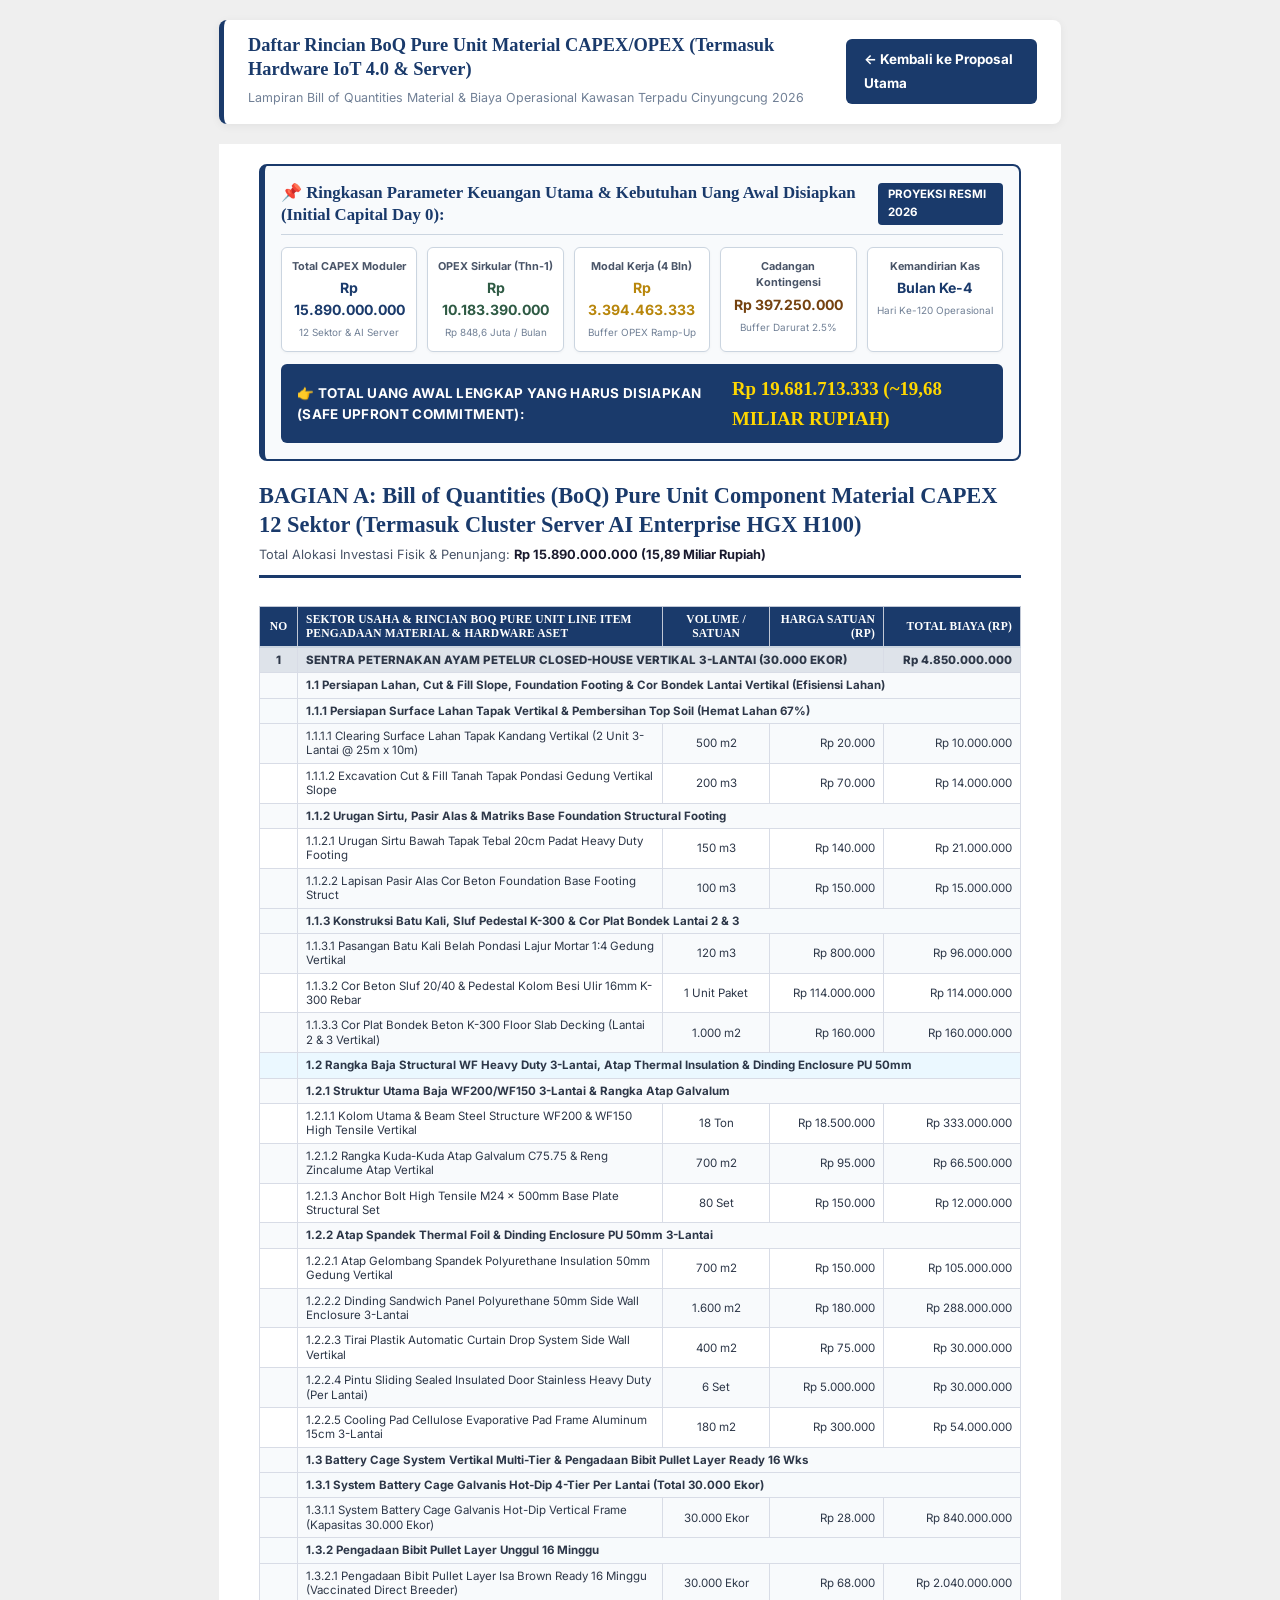
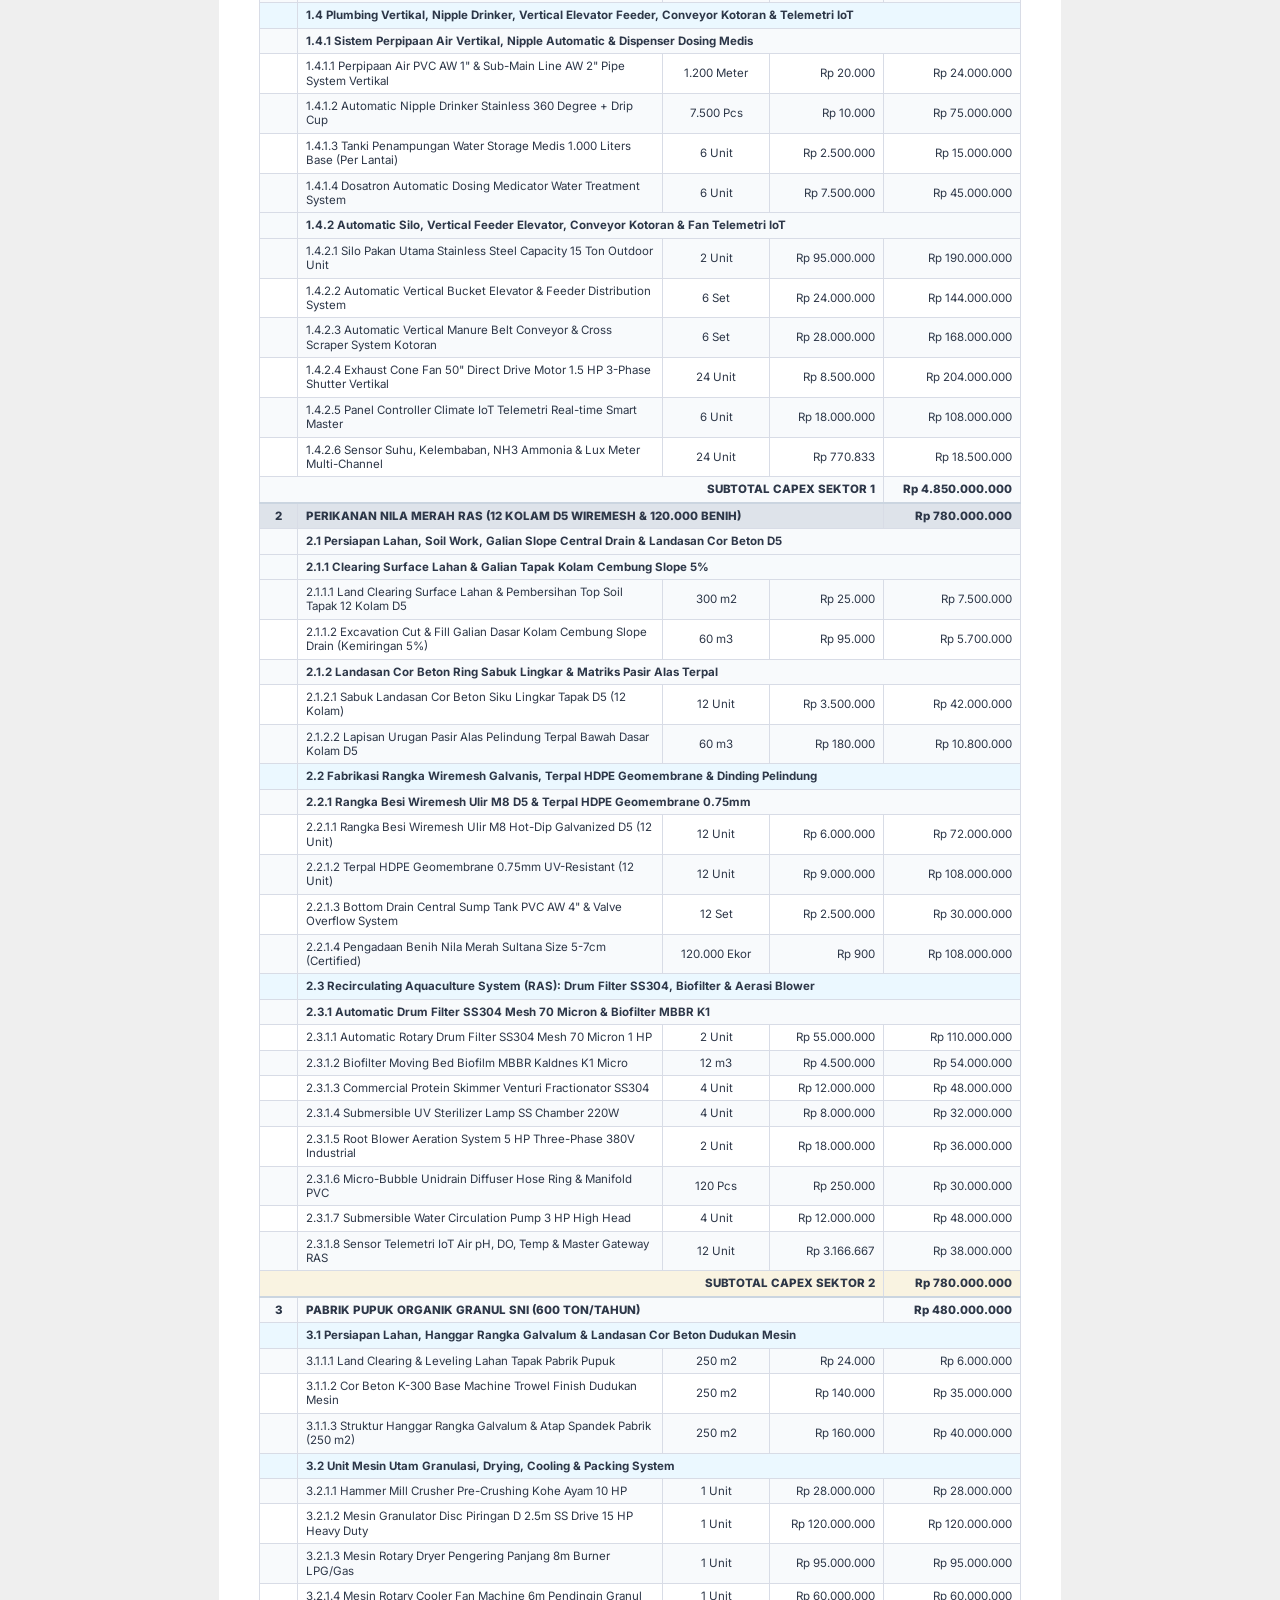
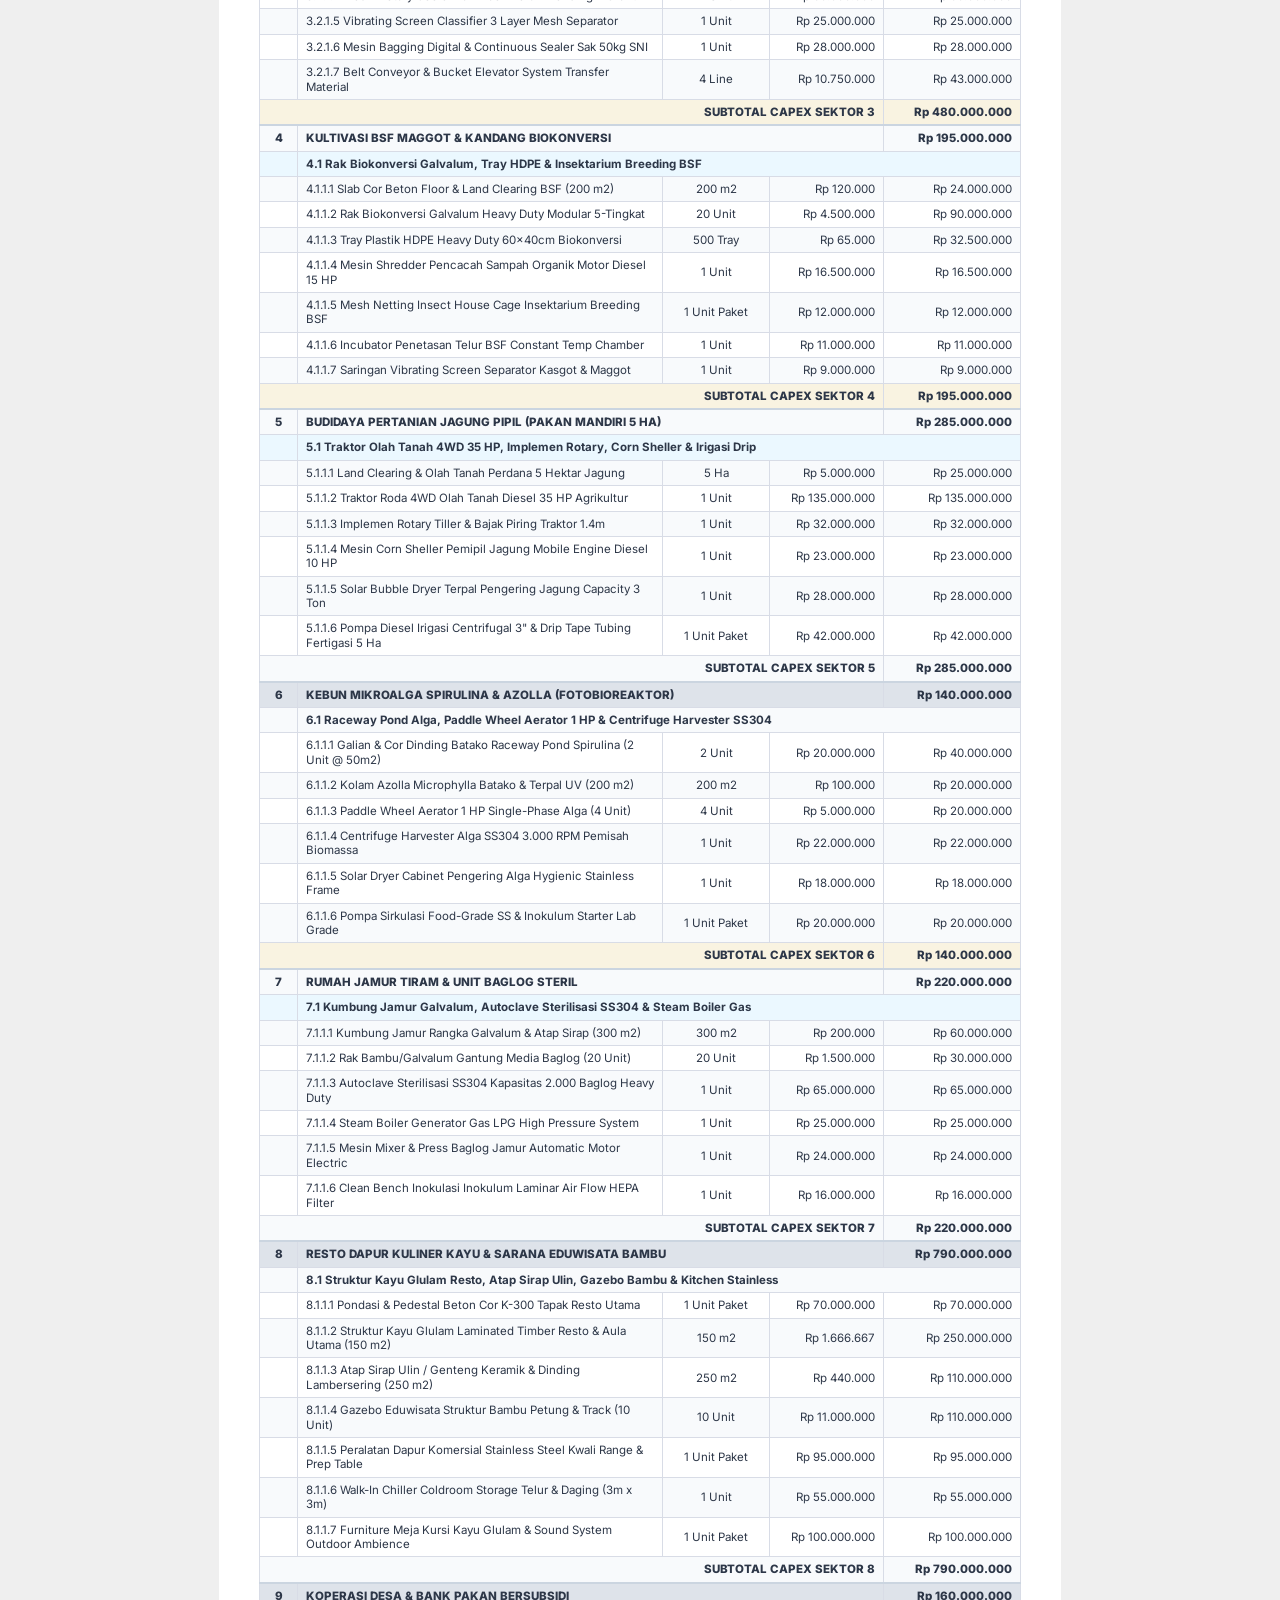
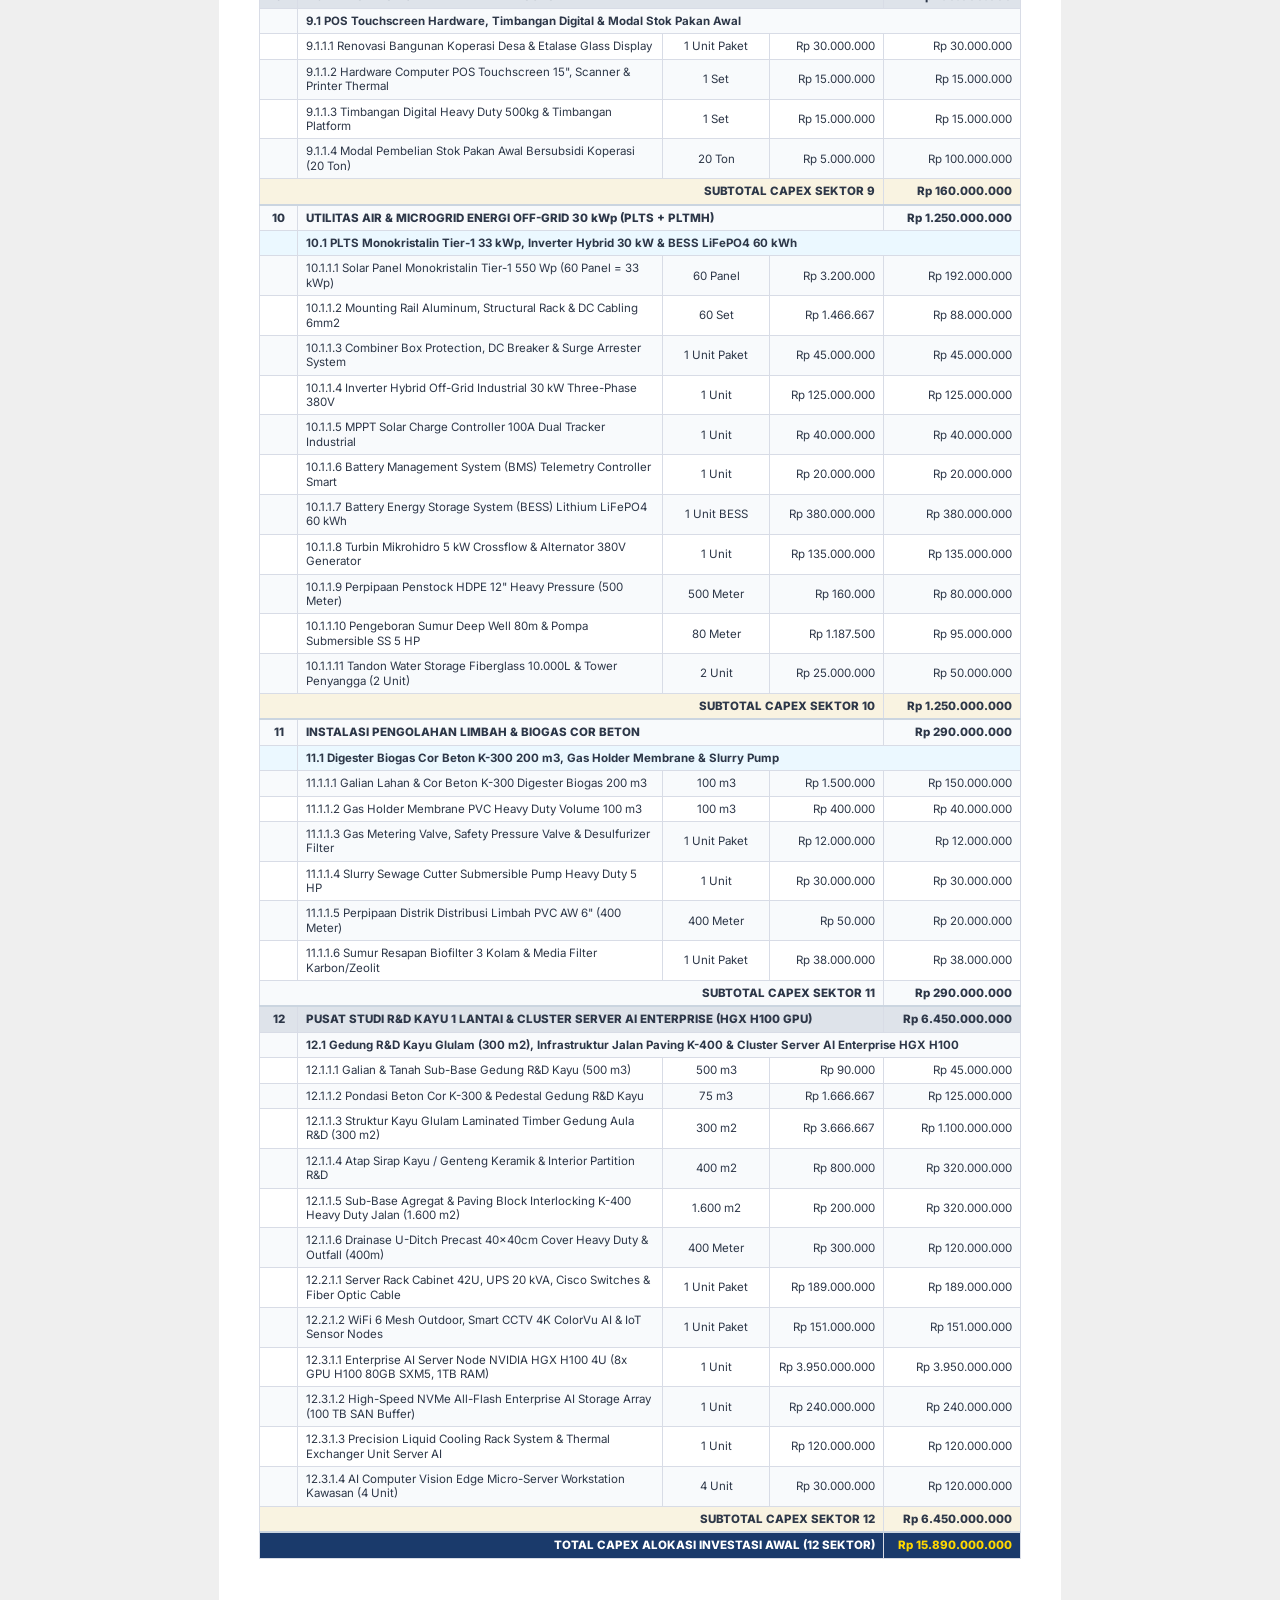
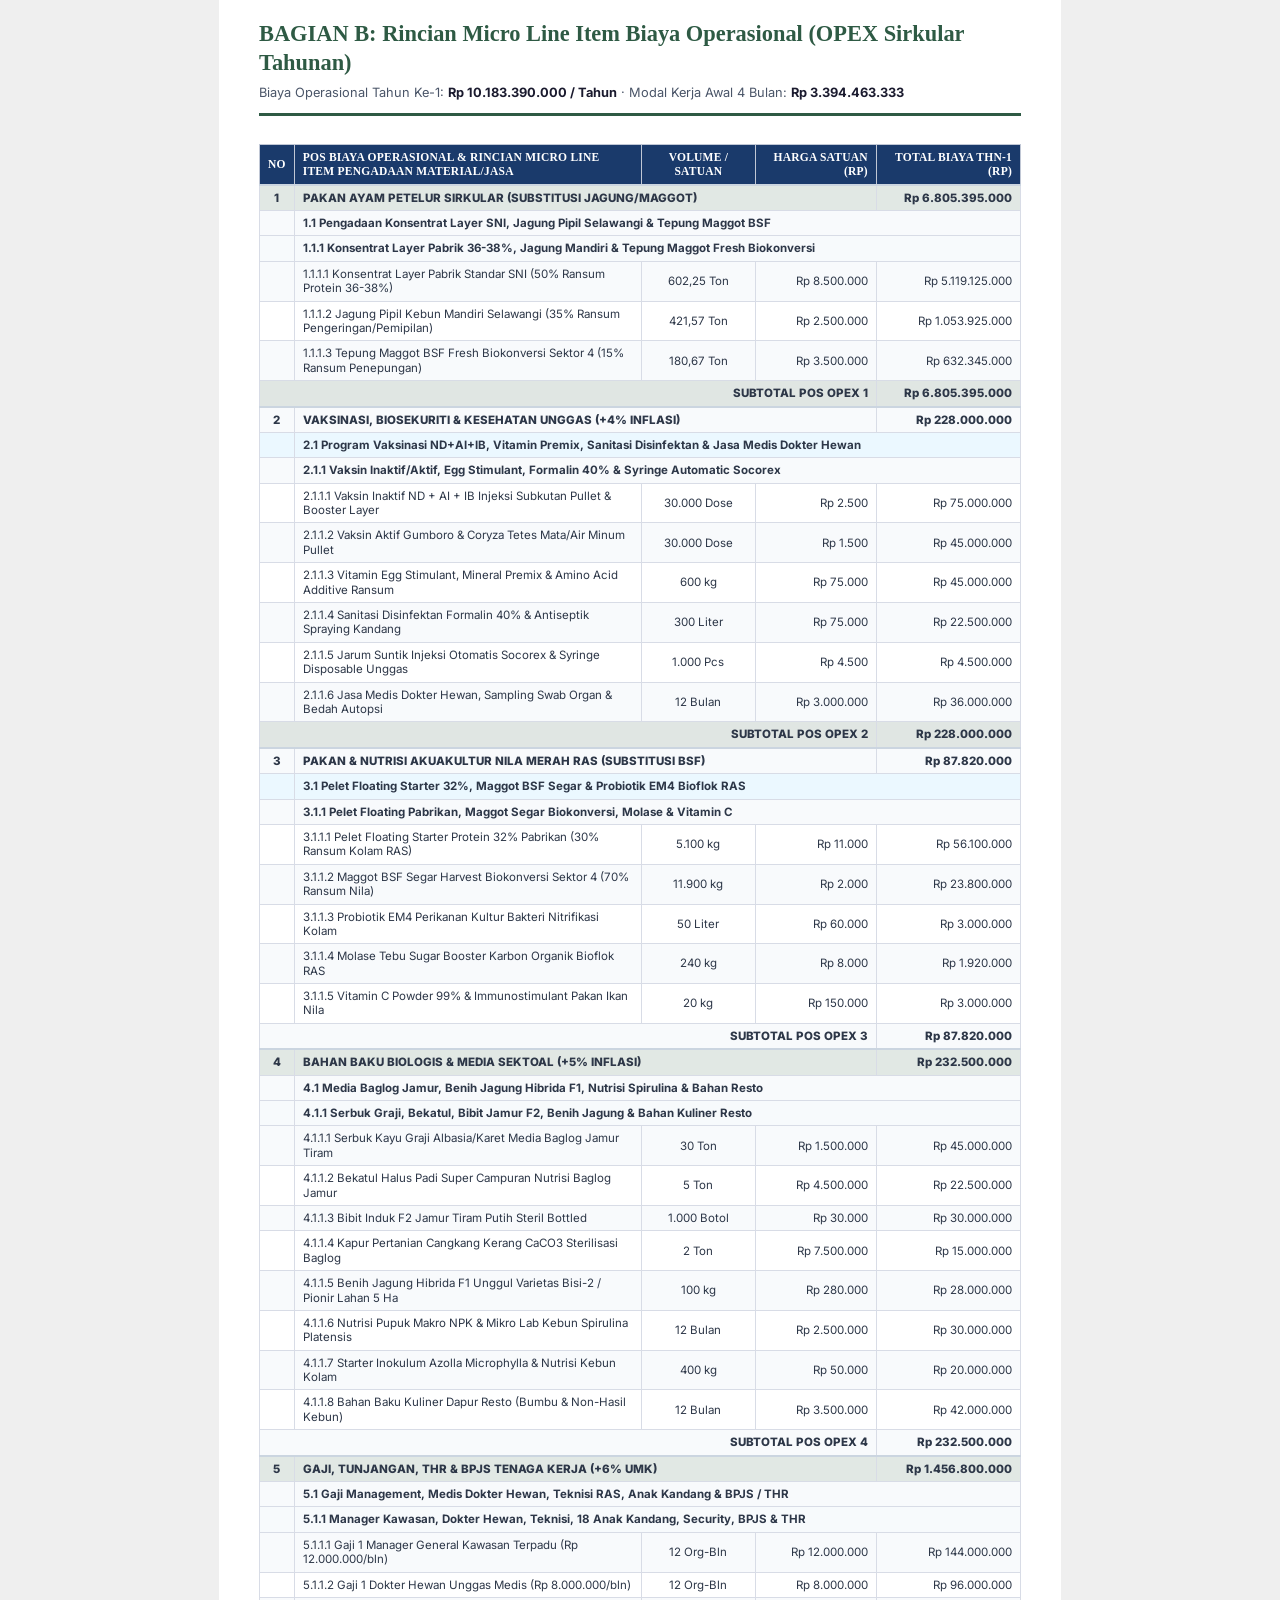
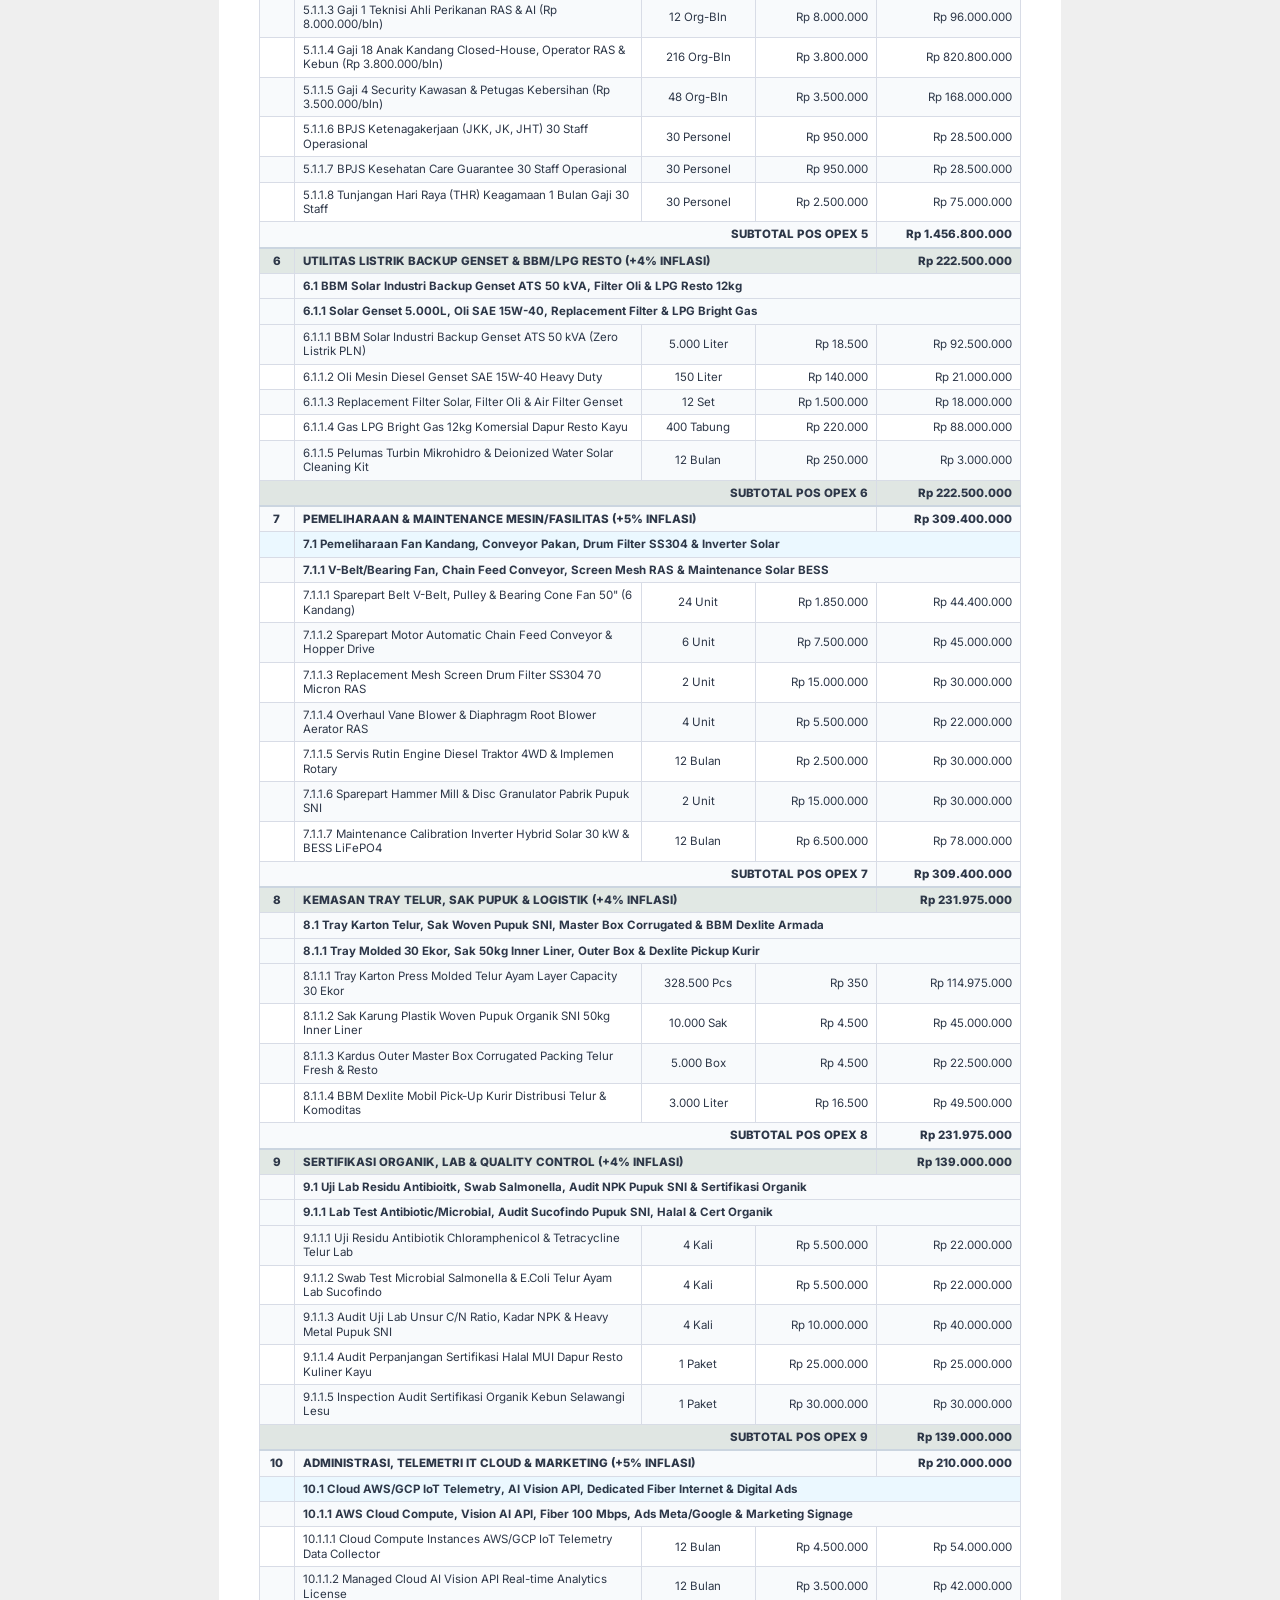
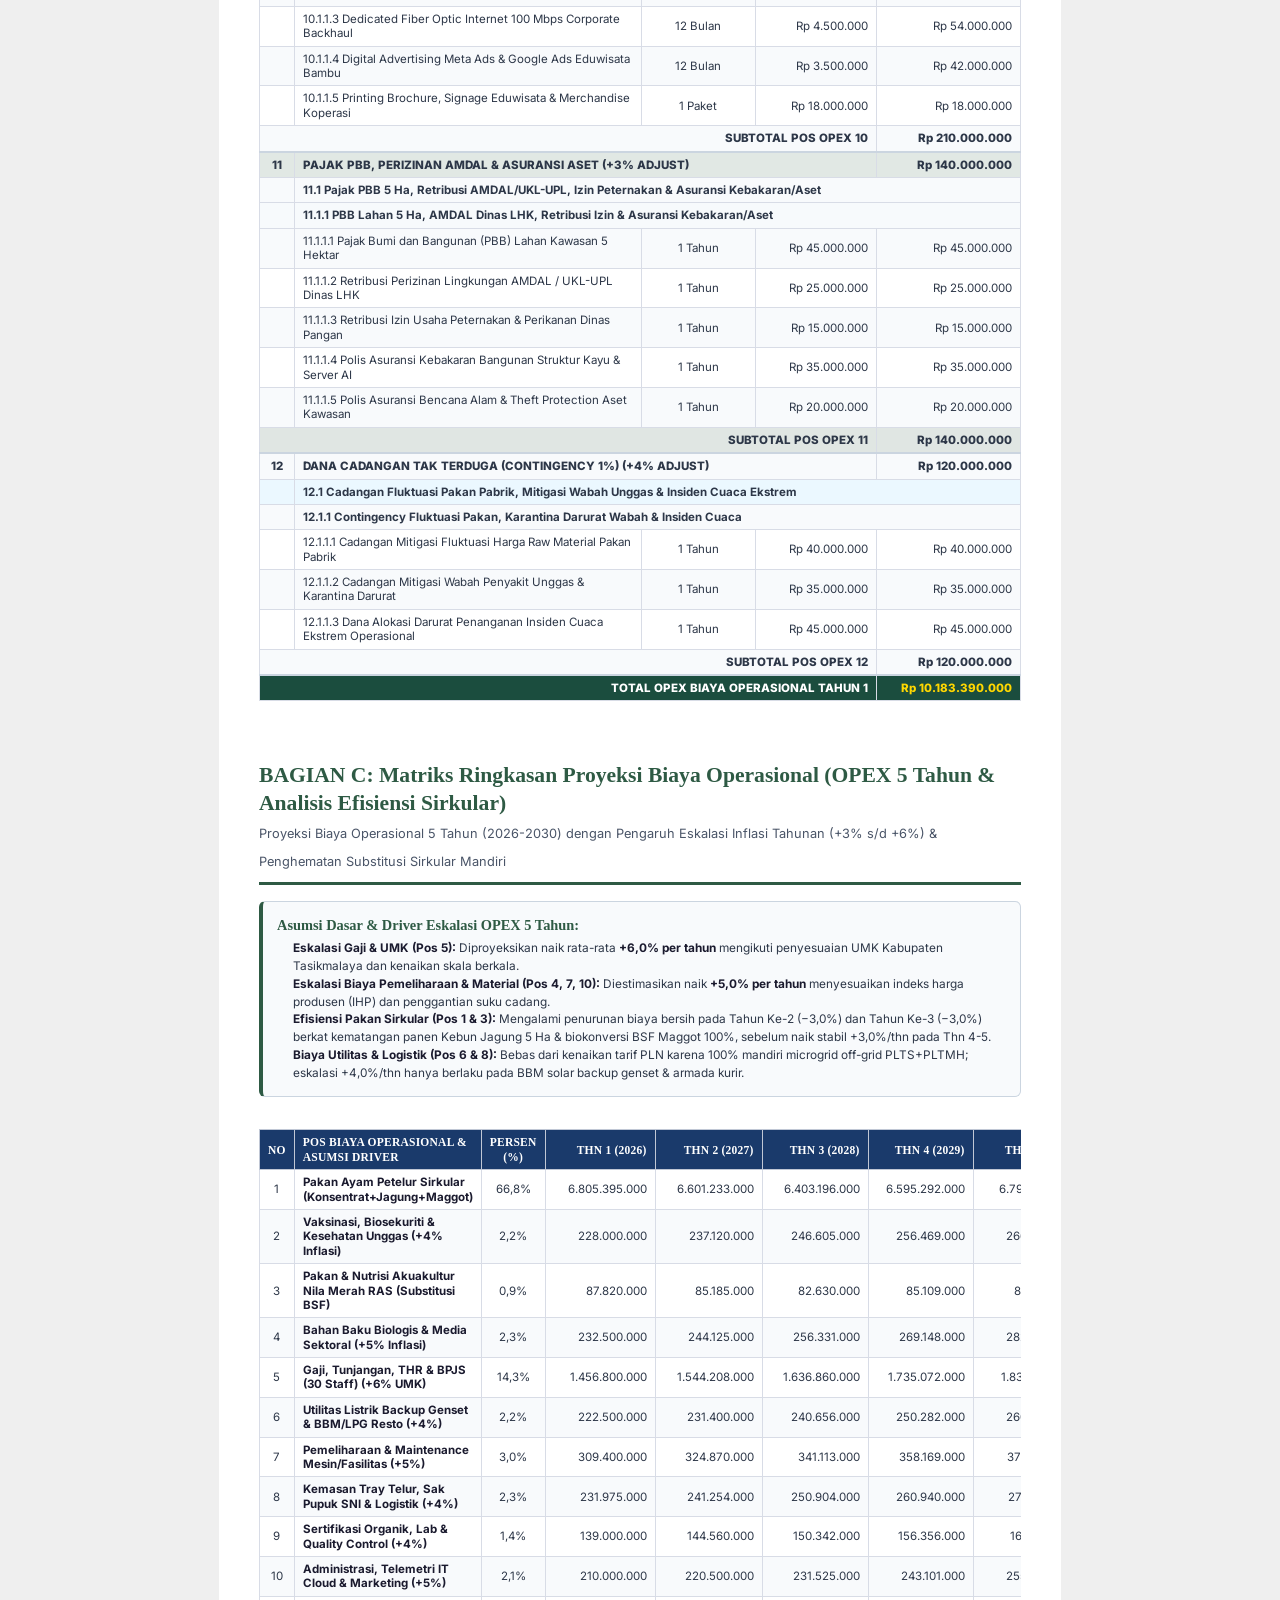
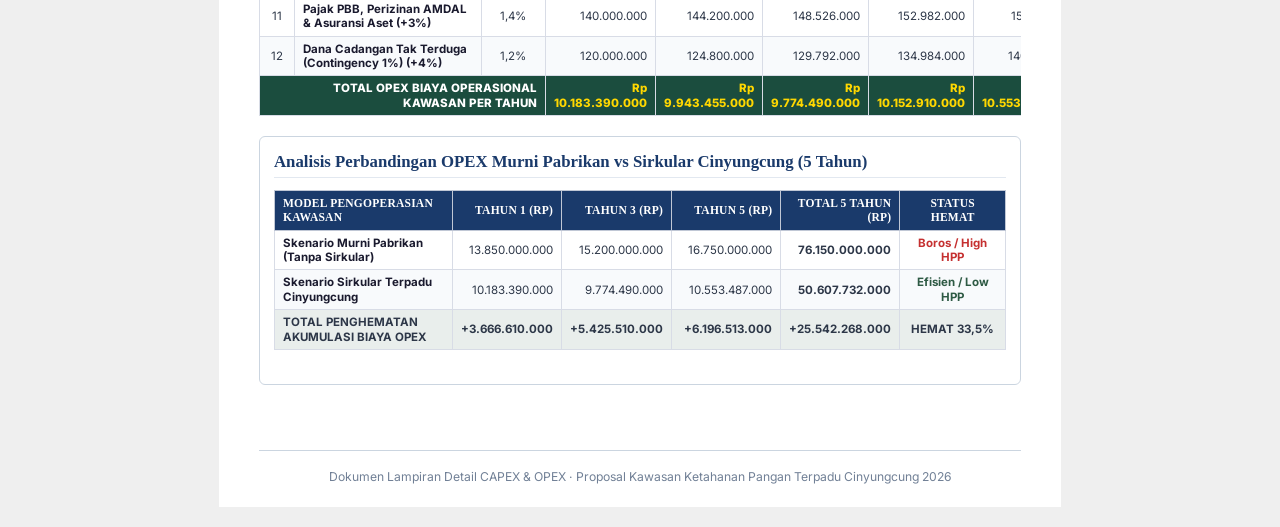
<file: financial-detail.html>
<!DOCTYPE html>
<html lang="id">
<head>
    <meta charset="UTF-8">
    <meta name="viewport" content="width=device-width, initial-scale=1.0">
    <title>Rincian Detil BoQ Pure Unit Material CAPEX & OPEX 12 Sektor (Termasuk IT 4.0 & Server) - Kawasan Terpadu Cinyungcung</title>
    <link rel="stylesheet" href="styles.css">
    <link href="https://fonts.googleapis.com/css2?family=Inter:wght@400;500;600;700;800&display=swap" rel="stylesheet">
    <style>
        body {
            background-color: #EFEFEF;
            font-family: 'Inter', system-ui, -apple-system, sans-serif;
            color: #2D3748;
            margin: 0;
            padding: 20px 0;
        }
        .nav-header {
            max-width: 842px;
            margin: 0 auto 20px auto;
            display: flex;
            justify-content: space-between;
            align-items: center;
            padding: 14px 24px;
            background: #FFFFFF;
            border-radius: 8px;
            box-shadow: 0 2px 10px rgba(0,0,0,0.06);
            border-left: 5px solid #1A3A6B;
        }
        .nav-back-btn {
            display: inline-flex;
            align-items: center;
            gap: 8px;
            background: #1A3A6B;
            color: #FFFFFF;
            padding: 9px 18px;
            border-radius: 6px;
            text-decoration: none;
            font-weight: 700;
            font-size: 0.84rem;
            transition: all 0.2s ease;
        }
        .nav-back-btn:hover {
            background: #0F2548;
            transform: translateY(-1px);
        }
        .item-detail-table th {
            background: #1A3A6B !important;
            color: #FFFFFF !important;
            font-weight: 700;
            text-transform: uppercase;
            font-size: 0.68rem;
            letter-spacing: 0.5px;
            padding: 8px 10px;
        }
        .sector-header-row {
            background: rgba(26, 58, 107, 0.14) !important;
            font-weight: 800;
            color: #1A3A6B;
            font-size: 0.82rem;
            border-top: 2px solid #CBD5E0;
        }
        .subsector-header-row {
            background: #EBF8FF !important;
            font-weight: 700;
            color: #2B6CB0;
            font-size: 0.76rem;
            border-top: 1px solid #CBD5E0;
        }
        .component-header-row {
            background: #F7FAFC !important;
            font-weight: 700;
            color: #4A5568;
            font-size: 0.72rem;
            border-top: 1px solid #E2E8F0;
        }
        .opex-header-row {
            background: rgba(46, 90, 68, 0.14) !important;
            font-weight: 800;
            color: #2E5A44;
            font-size: 0.82rem;
            border-top: 2px solid #CBD5E0;
        }
        .subitem-row td {
            font-size: 0.67rem;
            padding: 4px 8px;
            border-bottom: 1px solid #E2E8F0;
            color: #4A5568;
        }
        .subitem-row strong {
            color: #2D3748;
        }
        .sector-total-row {
            background: rgba(212, 175, 55, 0.15) !important;
            font-weight: 800;
            color: #1A3A6B;
            font-size: 0.78rem;
            border-bottom: 2px solid #CBD5E0;
        }
        .opex-total-row {
            background: rgba(46, 90, 68, 0.15) !important;
            font-weight: 800;
            color: #2E5A44;
            font-size: 0.78rem;
            border-bottom: 2px solid #CBD5E0;
        }
        .kpi-badge-box {
            background: rgba(26, 58, 107, 0.04);
            border-left: 4px solid #1A3A6B;
            border-radius: 6px;
            padding: 12px 18px;
            margin-bottom: 20px;
            font-size: 0.82rem;
            line-height: 1.55;
            color: #1A3A6B;
        }
    </style>
</head>
<body>

    <!-- NAV HEADER -->
    <div class="nav-header">
        <div>
            <h2 style="margin: 0; font-size: 1.15rem; color: #1A3A6B; font-weight: 800;">Daftar Rincian BoQ Pure Unit Material CAPEX/OPEX (Termasuk Hardware IoT 4.0 & Server)</h2>
            <span style="font-size: 0.78rem; color: #718096;">Lampiran Bill of Quantities Material & Biaya Operasional Kawasan Terpadu Cinyungcung 2026</span>
        </div>
        <a href="index.html#bab-5" class="nav-back-btn">
            &larr; Kembali ke Proposal Utama
        </a>
    </div>

    <!-- MAIN CONTAINER SHEET -->
    <div class="pdf-a4-sheet pdf-a4-sheet-landscape" style="margin: 0 auto; background: #FFFFFF; box-shadow: 0 4px 15px rgba(0,0,0,0.08); padding: 30px 40px;">
        <div class="pdf-a4-body">

            <!-- KPI BOX RINGKASAN PARAMETER KEUNGAN & MODAL AWAL -->
            <div class="kpi-badge-box" style="margin-bottom: 20px; background: #F8FAFC; border: 2px solid #1A3A6B; border-left: 6px solid #1A3A6B; border-radius: 8px; padding: 16px;">
                <div style="display: flex; justify-content: space-between; align-items: center; border-bottom: 1px solid #CBD5E0; padding-bottom: 8px; margin-bottom: 12px;">
                    <h3 style="margin: 0; font-size: 1.05rem; color: #1A3A6B; font-weight: 800;">
                        📌 Ringkasan Parameter Keuangan Utama &amp; Kebutuhan Uang Awal Disiapkan (Initial Capital Day 0):
                    </h3>
                    <span style="background: #1A3A6B; color: #FFFFFF; padding: 3px 10px; border-radius: 4px; font-size: 0.72rem; font-weight: 700;">PROYEKSI RESMI 2026</span>
                </div>

                <!-- GRID 5 KARTU PARAMETER UTAMA -->
                <div style="display: grid; grid-template-columns: repeat(5, 1fr); gap: 10px; margin-bottom: 12px; text-align: center;">
                    <div style="background: #FFFFFF; padding: 10px 8px; border-radius: 6px; border: 1px solid #CBD5E0; box-shadow: 0 1px 3px rgba(0,0,0,0.04);">
                        <span style="font-size: 0.68rem; color: #4A5568; font-weight: 700; display: block; margin-bottom: 3px;">Total CAPEX Moduler</span>
                        <strong style="font-size: 0.88rem; color: #1A3A6B; display: block;">Rp 15.890.000.000</strong>
                        <span style="font-size: 0.62rem; color: #718096;">12 Sektor &amp; AI Server</span>
                    </div>

                    <div style="background: #FFFFFF; padding: 10px 8px; border-radius: 6px; border: 1px solid #CBD5E0; box-shadow: 0 1px 3px rgba(0,0,0,0.04);">
                        <span style="font-size: 0.68rem; color: #4A5568; font-weight: 700; display: block; margin-bottom: 3px;">OPEX Sirkular (Thn-1)</span>
                        <strong style="font-size: 0.88rem; color: #2E5A44; display: block;">Rp 10.183.390.000</strong>
                        <span style="font-size: 0.62rem; color: #718096;">Rp 848,6 Juta / Bulan</span>
                    </div>

                    <div style="background: #FFFFFF; padding: 10px 8px; border-radius: 6px; border: 1px solid #CBD5E0; box-shadow: 0 1px 3px rgba(0,0,0,0.04);">
                        <span style="font-size: 0.68rem; color: #4A5568; font-weight: 700; display: block; margin-bottom: 3px;">Modal Kerja (4 Bln)</span>
                        <strong style="font-size: 0.88rem; color: #B8860B; display: block;">Rp 3.394.463.333</strong>
                        <span style="font-size: 0.62rem; color: #718096;">Buffer OPEX Ramp-Up</span>
                    </div>

                    <div style="background: #FFFFFF; padding: 10px 8px; border-radius: 6px; border: 1px solid #CBD5E0; box-shadow: 0 1px 3px rgba(0,0,0,0.04);">
                        <span style="font-size: 0.68rem; color: #4A5568; font-weight: 700; display: block; margin-bottom: 3px;">Cadangan Kontingensi</span>
                        <strong style="font-size: 0.88rem; color: #744210; display: block;">Rp 397.250.000</strong>
                        <span style="font-size: 0.62rem; color: #718096;">Buffer Darurat 2.5%</span>
                    </div>

                    <div style="background: #FFFFFF; padding: 10px 8px; border-radius: 6px; border: 1px solid #CBD5E0; box-shadow: 0 1px 3px rgba(0,0,0,0.04);">
                        <span style="font-size: 0.68rem; color: #4A5568; font-weight: 700; display: block; margin-bottom: 3px;">Kemandirian Kas</span>
                        <strong style="font-size: 0.88rem; color: #1A3A6B; display: block;">Bulan Ke-4</strong>
                        <span style="font-size: 0.62rem; color: #718096;">Hari Ke-120 Operasional</span>
                    </div>
                </div>

                <!-- BANNER UTAMA TOTAL UANG AWAL -->
                <div style="background: #1A3A6B; color: #FFFFFF; border-radius: 6px; padding: 10px 16px; display: flex; justify-content: space-between; align-items: center;">
                    <span style="font-size: 0.84rem; font-weight: bold; text-transform: uppercase; letter-spacing: 0.3px;">
                        👉 Total Uang Awal Lengkap yang Harus Disiapkan (Safe Upfront Commitment):
                    </span>
                    <span style="font-size: 1.18rem; font-weight: 800; color: #FFD700; font-family: 'Times New Roman', serif;">
                        Rp 19.681.713.333 (~19,68 MILIAR RUPIAH)
                    </span>
                </div>
            </div>
            
            <!-- SECTION 1: RINCIAN DETIL CAPEX 12 SEKTOR -->
            <div style="border-bottom: 3px solid #1A3A6B; padding-bottom: 8px; margin-bottom: 16px;">
                <h2 style="font-family: 'Times New Roman', serif; color: #1A3A6B; margin: 0; font-size: 1.4rem; font-weight: 800;">
                    BAGIAN A: Bill of Quantities (BoQ) Pure Unit Component Material CAPEX 12 Sektor (Termasuk Cluster Server AI Enterprise HGX H100)
                </h2>
                <span style="font-size: 0.80rem; color: #4A5568;">Total Alokasi Investasi Fisik & Penunjang: <strong>Rp 15.890.000.000 (15,89 Miliar Rupiah)</strong></span>
            </div>

            <div class="table-container" style="margin-bottom: 35px;">
                <table class="proposal-table item-detail-table" style="width: 100%;">
                    <thead>
                        <tr>
                            <th style="width: 5%; text-align: center;">No</th>
                            <th style="width: 48%;">Sektor Usaha & Rincian BoQ Pure Unit Line Item Pengadaan Material & Hardware Aset</th>
                            <th style="width: 14%; text-align: center;">Volume / Satuan</th>
                            <th style="width: 15%; text-align: right;">Harga Satuan (Rp)</th>
                            <th style="width: 18%; text-align: right;">Total Biaya (Rp)</th>
                        </tr>
                    </thead>
                    <tbody>

                        <!-- SEKTOR 1 -->
                        <tr class="sector-header-row">
                            <td style="text-align: center;">1</td>
                            <td colspan="3">SENTRA PETERNAKAN AYAM PETELUR CLOSED-HOUSE VERTIKAL 3-LANTAI (30.000 EKOR)</td>
                            <td style="text-align: right;">Rp 4.850.000.000</td>
                        </tr>

                        <!-- 1.1 -->
                        <tr class="subsector-header-row">
                            <td></td>
                            <td colspan="4">1.1 Persiapan Lahan, Cut & Fill Slope, Foundation Footing & Cor Bondek Lantai Vertikal (Efisiensi Lahan)</td>
                        </tr>
                        <tr class="component-header-row">
                            <td></td>
                            <td colspan="4">1.1.1 Persiapan Surface Lahan Tapak Vertikal & Pembersihan Top Soil (Hemat Lahan 67%)</td>
                        </tr>
                        <tr class="subitem-row"><td></td><td style="padding-left: 20px;">1.1.1.1 Clearing Surface Lahan Tapak Kandang Vertikal (2 Unit 3-Lantai @ 25m x 10m)</td><td style="text-align: center;">500 m2</td><td style="text-align: right;">Rp 20.000</td><td style="text-align: right;">Rp 10.000.000</td></tr>
                        <tr class="subitem-row"><td></td><td style="padding-left: 20px;">1.1.1.2 Excavation Cut & Fill Tanah Tapak Pondasi Gedung Vertikal Slope</td><td style="text-align: center;">200 m3</td><td style="text-align: right;">Rp 70.000</td><td style="text-align: right;">Rp 14.000.000</td></tr>
                        
                        <tr class="component-header-row">
                            <td></td>
                            <td colspan="4">1.1.2 Urugan Sirtu, Pasir Alas & Matriks Base Foundation Structural Footing</td>
                        </tr>
                        <tr class="subitem-row"><td></td><td style="padding-left: 20px;">1.1.2.1 Urugan Sirtu Bawah Tapak Tebal 20cm Padat Heavy Duty Footing</td><td style="text-align: center;">150 m3</td><td style="text-align: right;">Rp 140.000</td><td style="text-align: right;">Rp 21.000.000</td></tr>
                        <tr class="subitem-row"><td></td><td style="padding-left: 20px;">1.1.2.2 Lapisan Pasir Alas Cor Beton Foundation Base Footing Struct</td><td style="text-align: center;">100 m3</td><td style="text-align: right;">Rp 150.000</td><td style="text-align: right;">Rp 15.000.000</td></tr>

                        <tr class="component-header-row">
                            <td></td>
                            <td colspan="4">1.1.3 Konstruksi Batu Kali, Sluf Pedestal K-300 & Cor Plat Bondek Lantai 2 & 3</td>
                        </tr>
                        <tr class="subitem-row"><td></td><td style="padding-left: 20px;">1.1.3.1 Pasangan Batu Kali Belah Pondasi Lajur Mortar 1:4 Gedung Vertikal</td><td style="text-align: center;">120 m3</td><td style="text-align: right;">Rp 800.000</td><td style="text-align: right;">Rp 96.000.000</td></tr>
                        <tr class="subitem-row"><td></td><td style="padding-left: 20px;">1.1.3.2 Cor Beton Sluf 20/40 & Pedestal Kolom Besi Ulir 16mm K-300 Rebar</td><td style="text-align: center;">1 Unit Paket</td><td style="text-align: right;">Rp 114.000.000</td><td style="text-align: right;">Rp 114.000.000</td></tr>
                        <tr class="subitem-row"><td></td><td style="padding-left: 20px;">1.1.3.3 Cor Plat Bondek Beton K-300 Floor Slab Decking (Lantai 2 & 3 Vertikal)</td><td style="text-align: center;">1.000 m2</td><td style="text-align: right;">Rp 160.000</td><td style="text-align: right;">Rp 160.000.000</td></tr>

                        <!-- 1.2 -->
                        <tr class="subsector-header-row">
                            <td></td>
                            <td colspan="4">1.2 Rangka Baja Structural WF Heavy Duty 3-Lantai, Atap Thermal Insulation & Dinding Enclosure PU 50mm</td>
                        </tr>
                        <tr class="component-header-row">
                            <td></td>
                            <td colspan="4">1.2.1 Struktur Utama Baja WF200/WF150 3-Lantai & Rangka Atap Galvalum</td>
                        </tr>
                        <tr class="subitem-row"><td></td><td style="padding-left: 20px;">1.2.1.1 Kolom Utama & Beam Steel Structure WF200 & WF150 High Tensile Vertikal</td><td style="text-align: center;">18 Ton</td><td style="text-align: right;">Rp 18.500.000</td><td style="text-align: right;">Rp 333.000.000</td></tr>
                        <tr class="subitem-row"><td></td><td style="padding-left: 20px;">1.2.1.2 Rangka Kuda-Kuda Atap Galvalum C75.75 & Reng Zincalume Atap Vertikal</td><td style="text-align: center;">700 m2</td><td style="text-align: right;">Rp 95.000</td><td style="text-align: right;">Rp 66.500.000</td></tr>
                        <tr class="subitem-row"><td></td><td style="padding-left: 20px;">1.2.1.3 Anchor Bolt High Tensile M24 x 500mm Base Plate Structural Set</td><td style="text-align: center;">80 Set</td><td style="text-align: right;">Rp 150.000</td><td style="text-align: right;">Rp 12.000.000</td></tr>

                        <tr class="component-header-row">
                            <td></td>
                            <td colspan="4">1.2.2 Atap Spandek Thermal Foil & Dinding Enclosure PU 50mm 3-Lantai</td>
                        </tr>
                        <tr class="subitem-row"><td></td><td style="padding-left: 20px;">1.2.2.1 Atap Gelombang Spandek Polyurethane Insulation 50mm Gedung Vertikal</td><td style="text-align: center;">700 m2</td><td style="text-align: right;">Rp 150.000</td><td style="text-align: right;">Rp 105.000.000</td></tr>
                        <tr class="subitem-row"><td></td><td style="padding-left: 20px;">1.2.2.2 Dinding Sandwich Panel Polyurethane 50mm Side Wall Enclosure 3-Lantai</td><td style="text-align: center;">1.600 m2</td><td style="text-align: right;">Rp 180.000</td><td style="text-align: right;">Rp 288.000.000</td></tr>
                        <tr class="subitem-row"><td></td><td style="padding-left: 20px;">1.2.2.3 Tirai Plastik Automatic Curtain Drop System Side Wall Vertikal</td><td style="text-align: center;">400 m2</td><td style="text-align: right;">Rp 75.000</td><td style="text-align: right;">Rp 30.000.000</td></tr>
                        <tr class="subitem-row"><td></td><td style="padding-left: 20px;">1.2.2.4 Pintu Sliding Sealed Insulated Door Stainless Heavy Duty (Per Lantai)</td><td style="text-align: center;">6 Set</td><td style="text-align: right;">Rp 5.000.000</td><td style="text-align: right;">Rp 30.000.000</td></tr>
                        <tr class="subitem-row"><td></td><td style="padding-left: 20px;">1.2.2.5 Cooling Pad Cellulose Evaporative Pad Frame Aluminum 15cm 3-Lantai</td><td style="text-align: center;">180 m2</td><td style="text-align: right;">Rp 300.000</td><td style="text-align: right;">Rp 54.000.000</td></tr>

                        <!-- 1.3 -->
                        <tr class="subsector-header-row">
                            <td></td>
                            <td colspan="4">1.3 Battery Cage System Vertikal Multi-Tier & Pengadaan Bibit Pullet Layer Ready 16 Wks</td>
                        </tr>
                        <tr class="component-header-row">
                            <td></td>
                            <td colspan="4">1.3.1 System Battery Cage Galvanis Hot-Dip 4-Tier Per Lantai (Total 30.000 Ekor)</td>
                        </tr>
                        <tr class="subitem-row"><td></td><td style="padding-left: 20px;">1.3.1.1 System Battery Cage Galvanis Hot-Dip Vertical Frame (Kapasitas 30.000 Ekor)</td><td style="text-align: center;">30.000 Ekor</td><td style="text-align: right;">Rp 28.000</td><td style="text-align: right;">Rp 840.000.000</td></tr>
                        
                        <tr class="component-header-row">
                            <td></td>
                            <td colspan="4">1.3.2 Pengadaan Bibit Pullet Layer Unggul 16 Minggu</td>
                        </tr>
                        <tr class="subitem-row"><td></td><td style="padding-left: 20px;">1.3.2.1 Pengadaan Bibit Pullet Layer Isa Brown Ready 16 Minggu (Vaccinated Direct Breeder)</td><td style="text-align: center;">30.000 Ekor</td><td style="text-align: right;">Rp 68.000</td><td style="text-align: right;">Rp 2.040.000.000</td></tr>

                        <!-- 1.4 -->
                        <tr class="subsector-header-row">
                            <td></td>
                            <td colspan="4">1.4 Plumbing Vertikal, Nipple Drinker, Vertical Elevator Feeder, Conveyor Kotoran & Telemetri IoT</td>
                        </tr>
                        <tr class="component-header-row">
                            <td></td>
                            <td colspan="4">1.4.1 Sistem Perpipaan Air Vertikal, Nipple Automatic & Dispenser Dosing Medis</td>
                        </tr>
                        <tr class="subitem-row"><td></td><td style="padding-left: 20px;">1.4.1.1 Perpipaan Air PVC AW 1" & Sub-Main Line AW 2" Pipe System Vertikal</td><td style="text-align: center;">1.200 Meter</td><td style="text-align: right;">Rp 20.000</td><td style="text-align: right;">Rp 24.000.000</td></tr>
                        <tr class="subitem-row"><td></td><td style="padding-left: 20px;">1.4.1.2 Automatic Nipple Drinker Stainless 360 Degree + Drip Cup</td><td style="text-align: center;">7.500 Pcs</td><td style="text-align: right;">Rp 10.000</td><td style="text-align: right;">Rp 75.000.000</td></tr>
                        <tr class="subitem-row"><td></td><td style="padding-left: 20px;">1.4.1.3 Tanki Penampungan Water Storage Medis 1.000 Liters Base (Per Lantai)</td><td style="text-align: center;">6 Unit</td><td style="text-align: right;">Rp 2.500.000</td><td style="text-align: right;">Rp 15.000.000</td></tr>
                        <tr class="subitem-row"><td></td><td style="padding-left: 20px;">1.4.1.4 Dosatron Automatic Dosing Medicator Water Treatment System</td><td style="text-align: center;">6 Unit</td><td style="text-align: right;">Rp 7.500.000</td><td style="text-align: right;">Rp 45.000.000</td></tr>

                        <tr class="component-header-row">
                            <td></td>
                            <td colspan="4">1.4.2 Automatic Silo, Vertical Feeder Elevator, Conveyor Kotoran & Fan Telemetri IoT</td>
                        </tr>
                        <tr class="subitem-row"><td></td><td style="padding-left: 20px;">1.4.2.1 Silo Pakan Utama Stainless Steel Capacity 15 Ton Outdoor Unit</td><td style="text-align: center;">2 Unit</td><td style="text-align: right;">Rp 95.000.000</td><td style="text-align: right;">Rp 190.000.000</td></tr>
                        <tr class="subitem-row"><td></td><td style="padding-left: 20px;">1.4.2.2 Automatic Vertical Bucket Elevator & Feeder Distribution System</td><td style="text-align: center;">6 Set</td><td style="text-align: right;">Rp 24.000.000</td><td style="text-align: right;">Rp 144.000.000</td></tr>
                        <tr class="subitem-row"><td></td><td style="padding-left: 20px;">1.4.2.3 Automatic Vertical Manure Belt Conveyor & Cross Scraper System Kotoran</td><td style="text-align: center;">6 Set</td><td style="text-align: right;">Rp 28.000.000</td><td style="text-align: right;">Rp 168.000.000</td></tr>
                        <tr class="subitem-row"><td></td><td style="padding-left: 20px;">1.4.2.4 Exhaust Cone Fan 50" Direct Drive Motor 1.5 HP 3-Phase Shutter Vertikal</td><td style="text-align: center;">24 Unit</td><td style="text-align: right;">Rp 8.500.000</td><td style="text-align: right;">Rp 204.000.000</td></tr>
                        <tr class="subitem-row"><td></td><td style="padding-left: 20px;">1.4.2.5 Panel Controller Climate IoT Telemetri Real-time Smart Master</td><td style="text-align: center;">6 Unit</td><td style="text-align: right;">Rp 18.000.000</td><td style="text-align: right;">Rp 108.000.000</td></tr>
                        <tr class="subitem-row"><td></td><td style="padding-left: 20px;">1.4.2.6 Sensor Suhu, Kelembaban, NH3 Ammonia & Lux Meter Multi-Channel</td><td style="text-align: center;">24 Unit</td><td style="text-align: right;">Rp 770.833</td><td style="text-align: right;">Rp 18.500.000</td></tr>
                        <tr class="sector-total-row">
                            <td colspan="4" style="text-align: right;">SUBTOTAL CAPEX SEKTOR 1</td>
                            <td style="text-align: right;">Rp 4.850.000.000</td>
                        </tr>

                        <!-- SEKTOR 2 -->
                        <tr class="sector-header-row"><td style="text-align: center;">2</td><td colspan="3">PERIKANAN NILA MERAH RAS (12 KOLAM D5 WIREMESH & 120.000 BENIH)</td><td style="text-align: right;">Rp 780.000.000</td></tr>
                        
                        <!-- 2.1 -->
                        <tr class="subsector-header-row">
                            <td></td>
                            <td colspan="4">2.1 Persiapan Lahan, Soil Work, Galian Slope Central Drain & Landasan Cor Beton D5</td>
                        </tr>
                        <tr class="component-header-row">
                            <td></td>
                            <td colspan="4">2.1.1 Clearing Surface Lahan & Galian Tapak Kolam Cembung Slope 5%</td>
                        </tr>
                        <tr class="subitem-row"><td></td><td style="padding-left: 20px;">2.1.1.1 Land Clearing Surface Lahan & Pembersihan Top Soil Tapak 12 Kolam D5</td><td style="text-align: center;">300 m2</td><td style="text-align: right;">Rp 25.000</td><td style="text-align: right;">Rp 7.500.000</td></tr>
                        <tr class="subitem-row"><td></td><td style="padding-left: 20px;">2.1.1.2 Excavation Cut & Fill Galian Dasar Kolam Cembung Slope Drain (Kemiringan 5%)</td><td style="text-align: center;">60 m3</td><td style="text-align: right;">Rp 95.000</td><td style="text-align: right;">Rp 5.700.000</td></tr>

                        <tr class="component-header-row">
                            <td></td>
                            <td colspan="4">2.1.2 Landasan Cor Beton Ring Sabuk Lingkar & Matriks Pasir Alas Terpal</td>
                        </tr>
                        <tr class="subitem-row"><td></td><td style="padding-left: 20px;">2.1.2.1 Sabuk Landasan Cor Beton Siku Lingkar Tapak D5 (12 Kolam)</td><td style="text-align: center;">12 Unit</td><td style="text-align: right;">Rp 3.500.000</td><td style="text-align: right;">Rp 42.000.000</td></tr>
                        <tr class="subitem-row"><td></td><td style="padding-left: 20px;">2.1.2.2 Lapisan Urugan Pasir Alas Pelindung Terpal Bawah Dasar Kolam D5</td><td style="text-align: center;">60 m3</td><td style="text-align: right;">Rp 180.000</td><td style="text-align: right;">Rp 10.800.000</td></tr>

                        <!-- 2.2 -->
                        <tr class="subsector-header-row">
                            <td></td>
                            <td colspan="4">2.2 Fabrikasi Rangka Wiremesh Galvanis, Terpal HDPE Geomembrane & Dinding Pelindung</td>
                        </tr>
                        <tr class="component-header-row">
                            <td></td>
                            <td colspan="4">2.2.1 Rangka Besi Wiremesh Ulir M8 D5 & Terpal HDPE Geomembrane 0.75mm</td>
                        </tr>
                        <tr class="subitem-row"><td></td><td style="padding-left: 20px;">2.2.1.1 Rangka Besi Wiremesh Ulir M8 Hot-Dip Galvanized D5 (12 Unit)</td><td style="text-align: center;">12 Unit</td><td style="text-align: right;">Rp 6.000.000</td><td style="text-align: right;">Rp 72.000.000</td></tr>
                        <tr class="subitem-row"><td></td><td style="padding-left: 20px;">2.2.1.2 Terpal HDPE Geomembrane 0.75mm UV-Resistant (12 Unit)</td><td style="text-align: center;">12 Unit</td><td style="text-align: right;">Rp 9.000.000</td><td style="text-align: right;">Rp 108.000.000</td></tr>
                        <tr class="subitem-row"><td></td><td style="padding-left: 20px;">2.2.1.3 Bottom Drain Central Sump Tank PVC AW 4" & Valve Overflow System</td><td style="text-align: center;">12 Set</td><td style="text-align: right;">Rp 2.500.000</td><td style="text-align: right;">Rp 30.000.000</td></tr>
                        <tr class="subitem-row"><td></td><td style="padding-left: 20px;">2.2.1.4 Pengadaan Benih Nila Merah Sultana Size 5-7cm (Certified)</td><td style="text-align: center;">120.000 Ekor</td><td style="text-align: right;">Rp 900</td><td style="text-align: right;">Rp 108.000.000</td></tr>

                        <!-- 2.3 -->
                        <tr class="subsector-header-row">
                            <td></td>
                            <td colspan="4">2.3 Recirculating Aquaculture System (RAS): Drum Filter SS304, Biofilter & Aerasi Blower</td>
                        </tr>
                        <tr class="component-header-row">
                            <td></td>
                            <td colspan="4">2.3.1 Automatic Drum Filter SS304 Mesh 70 Micron & Biofilter MBBR K1</td>
                        </tr>
                        <tr class="subitem-row"><td></td><td style="padding-left: 20px;">2.3.1.1 Automatic Rotary Drum Filter SS304 Mesh 70 Micron 1 HP</td><td style="text-align: center;">2 Unit</td><td style="text-align: right;">Rp 55.000.000</td><td style="text-align: right;">Rp 110.000.000</td></tr>
                        <tr class="subitem-row"><td></td><td style="padding-left: 20px;">2.3.1.2 Biofilter Moving Bed Biofilm MBBR Kaldnes K1 Micro</td><td style="text-align: center;">12 m3</td><td style="text-align: right;">Rp 4.500.000</td><td style="text-align: right;">Rp 54.000.000</td></tr>
                        <tr class="subitem-row"><td></td><td style="padding-left: 20px;">2.3.1.3 Commercial Protein Skimmer Venturi Fractionator SS304</td><td style="text-align: center;">4 Unit</td><td style="text-align: right;">Rp 12.000.000</td><td style="text-align: right;">Rp 48.000.000</td></tr>
                        <tr class="subitem-row"><td></td><td style="padding-left: 20px;">2.3.1.4 Submersible UV Sterilizer Lamp SS Chamber 220W</td><td style="text-align: center;">4 Unit</td><td style="text-align: right;">Rp 8.000.000</td><td style="text-align: right;">Rp 32.000.000</td></tr>
                        <tr class="subitem-row"><td></td><td style="padding-left: 20px;">2.3.1.5 Root Blower Aeration System 5 HP Three-Phase 380V Industrial</td><td style="text-align: center;">2 Unit</td><td style="text-align: right;">Rp 18.000.000</td><td style="text-align: right;">Rp 36.000.000</td></tr>
                        <tr class="subitem-row"><td></td><td style="padding-left: 20px;">2.3.1.6 Micro-Bubble Unidrain Diffuser Hose Ring & Manifold PVC</td><td style="text-align: center;">120 Pcs</td><td style="text-align: right;">Rp 250.000</td><td style="text-align: right;">Rp 30.000.000</td></tr>
                        <tr class="subitem-row"><td></td><td style="padding-left: 20px;">2.3.1.7 Submersible Water Circulation Pump 3 HP High Head</td><td style="text-align: center;">4 Unit</td><td style="text-align: right;">Rp 12.000.000</td><td style="text-align: right;">Rp 48.000.000</td></tr>
                        <tr class="subitem-row"><td></td><td style="padding-left: 20px;">2.3.1.8 Sensor Telemetri IoT Air pH, DO, Temp & Master Gateway RAS</td><td style="text-align: center;">12 Unit</td><td style="text-align: right;">Rp 3.166.667</td><td style="text-align: right;">Rp 38.000.000</td></tr>
                        <tr class="sector-total-row"><td colspan="4" style="text-align: right;">SUBTOTAL CAPEX SEKTOR 2</td><td style="text-align: right;">Rp 780.000.000</td></tr>

                        <!-- SEKTOR 3 -->
                        <tr class="sector-header-row"><td style="text-align: center;">3</td><td colspan="3">PABRIK PUPUK ORGANIK GRANUL SNI (600 TON/TAHUN)</td><td style="text-align: right;">Rp 480.000.000</td></tr>
                        
                        <!-- 3.1 -->
                        <tr class="subsector-header-row">
                            <td></td>
                            <td colspan="4">3.1 Persiapan Lahan, Hanggar Rangka Galvalum & Landasan Cor Beton Dudukan Mesin</td>
                        </tr>
                        <tr class="subitem-row"><td></td><td style="padding-left: 20px;">3.1.1.1 Land Clearing & Leveling Lahan Tapak Pabrik Pupuk</td><td style="text-align: center;">250 m2</td><td style="text-align: right;">Rp 24.000</td><td style="text-align: right;">Rp 6.000.000</td></tr>
                        <tr class="subitem-row"><td></td><td style="padding-left: 20px;">3.1.1.2 Cor Beton K-300 Base Machine Trowel Finish Dudukan Mesin</td><td style="text-align: center;">250 m2</td><td style="text-align: right;">Rp 140.000</td><td style="text-align: right;">Rp 35.000.000</td></tr>
                        <tr class="subitem-row"><td></td><td style="padding-left: 20px;">3.1.1.3 Struktur Hanggar Rangka Galvalum & Atap Spandek Pabrik (250 m2)</td><td style="text-align: center;">250 m2</td><td style="text-align: right;">Rp 160.000</td><td style="text-align: right;">Rp 40.000.000</td></tr>

                        <!-- 3.2 -->
                        <tr class="subsector-header-row">
                            <td></td>
                            <td colspan="4">3.2 Unit Mesin Utam Granulasi, Drying, Cooling & Packing System</td>
                        </tr>
                        <tr class="subitem-row"><td></td><td style="padding-left: 20px;">3.2.1.1 Hammer Mill Crusher Pre-Crushing Kohe Ayam 10 HP</td><td style="text-align: center;">1 Unit</td><td style="text-align: right;">Rp 28.000.000</td><td style="text-align: right;">Rp 28.000.000</td></tr>
                        <tr class="subitem-row"><td></td><td style="padding-left: 20px;">3.2.1.2 Mesin Granulator Disc Piringan D 2.5m SS Drive 15 HP Heavy Duty</td><td style="text-align: center;">1 Unit</td><td style="text-align: right;">Rp 120.000.000</td><td style="text-align: right;">Rp 120.000.000</td></tr>
                        <tr class="subitem-row"><td></td><td style="padding-left: 20px;">3.2.1.3 Mesin Rotary Dryer Pengering Panjang 8m Burner LPG/Gas</td><td style="text-align: center;">1 Unit</td><td style="text-align: right;">Rp 95.000.000</td><td style="text-align: right;">Rp 95.000.000</td></tr>
                        <tr class="subitem-row"><td></td><td style="padding-left: 20px;">3.2.1.4 Mesin Rotary Cooler Fan Machine 6m Pendingin Granul</td><td style="text-align: center;">1 Unit</td><td style="text-align: right;">Rp 60.000.000</td><td style="text-align: right;">Rp 60.000.000</td></tr>
                        <tr class="subitem-row"><td></td><td style="padding-left: 20px;">3.2.1.5 Vibrating Screen Classifier 3 Layer Mesh Separator</td><td style="text-align: center;">1 Unit</td><td style="text-align: right;">Rp 25.000.000</td><td style="text-align: right;">Rp 25.000.000</td></tr>
                        <tr class="subitem-row"><td></td><td style="padding-left: 20px;">3.2.1.6 Mesin Bagging Digital & Continuous Sealer Sak 50kg SNI</td><td style="text-align: center;">1 Unit</td><td style="text-align: right;">Rp 28.000.000</td><td style="text-align: right;">Rp 28.000.000</td></tr>
                        <tr class="subitem-row"><td></td><td style="padding-left: 20px;">3.2.1.7 Belt Conveyor & Bucket Elevator System Transfer Material</td><td style="text-align: center;">4 Line</td><td style="text-align: right;">Rp 10.750.000</td><td style="text-align: right;">Rp 43.000.000</td></tr>
                        <tr class="sector-total-row"><td colspan="4" style="text-align: right;">SUBTOTAL CAPEX SEKTOR 3</td><td style="text-align: right;">Rp 480.000.000</td></tr>

                        <!-- SEKTOR 4 -->
                        <tr class="sector-header-row"><td style="text-align: center;">4</td><td colspan="3">KULTIVASI BSF MAGGOT & KANDANG BIOKONVERSI</td><td style="text-align: right;">Rp 195.000.000</td></tr>
                        
                        <!-- 4.1 -->
                        <tr class="subsector-header-row">
                            <td></td>
                            <td colspan="4">4.1 Rak Biokonversi Galvalum, Tray HDPE & Insektarium Breeding BSF</td>
                        </tr>
                        <tr class="subitem-row"><td></td><td style="padding-left: 20px;">4.1.1.1 Slab Cor Beton Floor & Land Clearing BSF (200 m2)</td><td style="text-align: center;">200 m2</td><td style="text-align: right;">Rp 120.000</td><td style="text-align: right;">Rp 24.000.000</td></tr>
                        <tr class="subitem-row"><td></td><td style="padding-left: 20px;">4.1.1.2 Rak Biokonversi Galvalum Heavy Duty Modular 5-Tingkat</td><td style="text-align: center;">20 Unit</td><td style="text-align: right;">Rp 4.500.000</td><td style="text-align: right;">Rp 90.000.000</td></tr>
                        <tr class="subitem-row"><td></td><td style="padding-left: 20px;">4.1.1.3 Tray Plastik HDPE Heavy Duty 60x40cm Biokonversi</td><td style="text-align: center;">500 Tray</td><td style="text-align: right;">Rp 65.000</td><td style="text-align: right;">Rp 32.500.000</td></tr>
                        <tr class="subitem-row"><td></td><td style="padding-left: 20px;">4.1.1.4 Mesin Shredder Pencacah Sampah Organik Motor Diesel 15 HP</td><td style="text-align: center;">1 Unit</td><td style="text-align: right;">Rp 16.500.000</td><td style="text-align: right;">Rp 16.500.000</td></tr>
                        <tr class="subitem-row"><td></td><td style="padding-left: 20px;">4.1.1.5 Mesh Netting Insect House Cage Insektarium Breeding BSF</td><td style="text-align: center;">1 Unit Paket</td><td style="text-align: right;">Rp 12.000.000</td><td style="text-align: right;">Rp 12.000.000</td></tr>
                        <tr class="subitem-row"><td></td><td style="padding-left: 20px;">4.1.1.6 Incubator Penetasan Telur BSF Constant Temp Chamber</td><td style="text-align: center;">1 Unit</td><td style="text-align: right;">Rp 11.000.000</td><td style="text-align: right;">Rp 11.000.000</td></tr>
                        <tr class="subitem-row"><td></td><td style="padding-left: 20px;">4.1.1.7 Saringan Vibrating Screen Separator Kasgot & Maggot</td><td style="text-align: center;">1 Unit</td><td style="text-align: right;">Rp 9.000.000</td><td style="text-align: right;">Rp 9.000.000</td></tr>
                        <tr class="sector-total-row"><td colspan="4" style="text-align: right;">SUBTOTAL CAPEX SEKTOR 4</td><td style="text-align: right;">Rp 195.000.000</td></tr>

                        <!-- SEKTOR 5 -->
                        <tr class="sector-header-row"><td style="text-align: center;">5</td><td colspan="3">BUDIDAYA PERTANIAN JAGUNG PIPIL (PAKAN MANDIRI 5 HA)</td><td style="text-align: right;">Rp 285.000.000</td></tr>
                        
                        <!-- 5.1 -->
                        <tr class="subsector-header-row">
                            <td></td>
                            <td colspan="4">5.1 Traktor Olah Tanah 4WD 35 HP, Implemen Rotary, Corn Sheller & Irigasi Drip</td>
                        </tr>
                        <tr class="subitem-row"><td></td><td style="padding-left: 20px;">5.1.1.1 Land Clearing & Olah Tanah Perdana 5 Hektar Jagung</td><td style="text-align: center;">5 Ha</td><td style="text-align: right;">Rp 5.000.000</td><td style="text-align: right;">Rp 25.000.000</td></tr>
                        <tr class="subitem-row"><td></td><td style="padding-left: 20px;">5.1.1.2 Traktor Roda 4WD Olah Tanah Diesel 35 HP Agrikultur</td><td style="text-align: center;">1 Unit</td><td style="text-align: right;">Rp 135.000.000</td><td style="text-align: right;">Rp 135.000.000</td></tr>
                        <tr class="subitem-row"><td></td><td style="padding-left: 20px;">5.1.1.3 Implemen Rotary Tiller & Bajak Piring Traktor 1.4m</td><td style="text-align: center;">1 Unit</td><td style="text-align: right;">Rp 32.000.000</td><td style="text-align: right;">Rp 32.000.000</td></tr>
                        <tr class="subitem-row"><td></td><td style="padding-left: 20px;">5.1.1.4 Mesin Corn Sheller Pemipil Jagung Mobile Engine Diesel 10 HP</td><td style="text-align: center;">1 Unit</td><td style="text-align: right;">Rp 23.000.000</td><td style="text-align: right;">Rp 23.000.000</td></tr>
                        <tr class="subitem-row"><td></td><td style="padding-left: 20px;">5.1.1.5 Solar Bubble Dryer Terpal Pengering Jagung Capacity 3 Ton</td><td style="text-align: center;">1 Unit</td><td style="text-align: right;">Rp 28.000.000</td><td style="text-align: right;">Rp 28.000.000</td></tr>
                        <tr class="subitem-row"><td></td><td style="padding-left: 20px;">5.1.1.6 Pompa Diesel Irigasi Centrifugal 3" & Drip Tape Tubing Fertigasi 5 Ha</td><td style="text-align: center;">1 Unit Paket</td><td style="text-align: right;">Rp 42.000.000</td><td style="text-align: right;">Rp 42.000.000</td></tr>
                        <tr class="sector-total-row"><td colspan="4" style="text-align: right;">SUBTOTAL CAPEX SEKTOR 5</td><td style="text-align: right;">Rp 285.000.000</td></tr>

                        <!-- SEKTOR 6 -->
                        <tr class="sector-header-row"><td style="text-align: center;">6</td><td colspan="3">KEBUN MIKROALGA SPIRULINA & AZOLLA (FOTOBIOREAKTOR)</td><td style="text-align: right;">Rp 140.000.000</td></tr>
                        
                        <!-- 6.1 -->
                        <tr class="subsector-header-row">
                            <td></td>
                            <td colspan="4">6.1 Raceway Pond Alga, Paddle Wheel Aerator 1 HP & Centrifuge Harvester SS304</td>
                        </tr>
                        <tr class="subitem-row"><td></td><td style="padding-left: 20px;">6.1.1.1 Galian & Cor Dinding Batako Raceway Pond Spirulina (2 Unit @ 50m2)</td><td style="text-align: center;">2 Unit</td><td style="text-align: right;">Rp 20.000.000</td><td style="text-align: right;">Rp 40.000.000</td></tr>
                        <tr class="subitem-row"><td></td><td style="padding-left: 20px;">6.1.1.2 Kolam Azolla Microphylla Batako & Terpal UV (200 m2)</td><td style="text-align: center;">200 m2</td><td style="text-align: right;">Rp 100.000</td><td style="text-align: right;">Rp 20.000.000</td></tr>
                        <tr class="subitem-row"><td></td><td style="padding-left: 20px;">6.1.1.3 Paddle Wheel Aerator 1 HP Single-Phase Alga (4 Unit)</td><td style="text-align: center;">4 Unit</td><td style="text-align: right;">Rp 5.000.000</td><td style="text-align: right;">Rp 20.000.000</td></tr>
                        <tr class="subitem-row"><td></td><td style="padding-left: 20px;">6.1.1.4 Centrifuge Harvester Alga SS304 3.000 RPM Pemisah Biomassa</td><td style="text-align: center;">1 Unit</td><td style="text-align: right;">Rp 22.000.000</td><td style="text-align: right;">Rp 22.000.000</td></tr>
                        <tr class="subitem-row"><td></td><td style="padding-left: 20px;">6.1.1.5 Solar Dryer Cabinet Pengering Alga Hygienic Stainless Frame</td><td style="text-align: center;">1 Unit</td><td style="text-align: right;">Rp 18.000.000</td><td style="text-align: right;">Rp 18.000.000</td></tr>
                        <tr class="subitem-row"><td></td><td style="padding-left: 20px;">6.1.1.6 Pompa Sirkulasi Food-Grade SS & Inokulum Starter Lab Grade</td><td style="text-align: center;">1 Unit Paket</td><td style="text-align: right;">Rp 20.000.000</td><td style="text-align: right;">Rp 20.000.000</td></tr>
                        <tr class="sector-total-row"><td colspan="4" style="text-align: right;">SUBTOTAL CAPEX SEKTOR 6</td><td style="text-align: right;">Rp 140.000.000</td></tr>

                        <!-- SEKTOR 7 -->
                        <tr class="sector-header-row"><td style="text-align: center;">7</td><td colspan="3">RUMAH JAMUR TIRAM & UNIT BAGLOG STERIL</td><td style="text-align: right;">Rp 220.000.000</td></tr>
                        
                        <!-- 7.1 -->
                        <tr class="subsector-header-row">
                            <td></td>
                            <td colspan="4">7.1 Kumbung Jamur Galvalum, Autoclave Sterilisasi SS304 & Steam Boiler Gas</td>
                        </tr>
                        <tr class="subitem-row"><td></td><td style="padding-left: 20px;">7.1.1.1 Kumbung Jamur Rangka Galvalum & Atap Sirap (300 m2)</td><td style="text-align: center;">300 m2</td><td style="text-align: right;">Rp 200.000</td><td style="text-align: right;">Rp 60.000.000</td></tr>
                        <tr class="subitem-row"><td></td><td style="padding-left: 20px;">7.1.1.2 Rak Bambu/Galvalum Gantung Media Baglog (20 Unit)</td><td style="text-align: center;">20 Unit</td><td style="text-align: right;">Rp 1.500.000</td><td style="text-align: right;">Rp 30.000.000</td></tr>
                        <tr class="subitem-row"><td></td><td style="padding-left: 20px;">7.1.1.3 Autoclave Sterilisasi SS304 Kapasitas 2.000 Baglog Heavy Duty</td><td style="text-align: center;">1 Unit</td><td style="text-align: right;">Rp 65.000.000</td><td style="text-align: right;">Rp 65.000.000</td></tr>
                        <tr class="subitem-row"><td></td><td style="padding-left: 20px;">7.1.1.4 Steam Boiler Generator Gas LPG High Pressure System</td><td style="text-align: center;">1 Unit</td><td style="text-align: right;">Rp 25.000.000</td><td style="text-align: right;">Rp 25.000.000</td></tr>
                        <tr class="subitem-row"><td></td><td style="padding-left: 20px;">7.1.1.5 Mesin Mixer & Press Baglog Jamur Automatic Motor Electric</td><td style="text-align: center;">1 Unit</td><td style="text-align: right;">Rp 24.000.000</td><td style="text-align: right;">Rp 24.000.000</td></tr>
                        <tr class="subitem-row"><td></td><td style="padding-left: 20px;">7.1.1.6 Clean Bench Inokulasi Inokulum Laminar Air Flow HEPA Filter</td><td style="text-align: center;">1 Unit</td><td style="text-align: right;">Rp 16.000.000</td><td style="text-align: right;">Rp 16.000.000</td></tr>
                        <tr class="sector-total-row"><td colspan="4" style="text-align: right;">SUBTOTAL CAPEX SEKTOR 7</td><td style="text-align: right;">Rp 220.000.000</td></tr>

                        <!-- SEKTOR 8 -->
                        <tr class="sector-header-row"><td style="text-align: center;">8</td><td colspan="3">RESTO DAPUR KULINER KAYU & SARANA EDUWISATA BAMBU</td><td style="text-align: right;">Rp 790.000.000</td></tr>
                        
                        <!-- 8.1 -->
                        <tr class="subsector-header-row">
                            <td></td>
                            <td colspan="4">8.1 Struktur Kayu Glulam Resto, Atap Sirap Ulin, Gazebo Bambu & Kitchen Stainless</td>
                        </tr>
                        <tr class="subitem-row"><td></td><td style="padding-left: 20px;">8.1.1.1 Pondasi & Pedestal Beton Cor K-300 Tapak Resto Utama</td><td style="text-align: center;">1 Unit Paket</td><td style="text-align: right;">Rp 70.000.000</td><td style="text-align: right;">Rp 70.000.000</td></tr>
                        <tr class="subitem-row"><td></td><td style="padding-left: 20px;">8.1.1.2 Struktur Kayu Glulam Laminated Timber Resto & Aula Utama (150 m2)</td><td style="text-align: center;">150 m2</td><td style="text-align: right;">Rp 1.666.667</td><td style="text-align: right;">Rp 250.000.000</td></tr>
                        <tr class="subitem-row"><td></td><td style="padding-left: 20px;">8.1.1.3 Atap Sirap Ulin / Genteng Keramik & Dinding Lambersering (250 m2)</td><td style="text-align: center;">250 m2</td><td style="text-align: right;">Rp 440.000</td><td style="text-align: right;">Rp 110.000.000</td></tr>
                        <tr class="subitem-row"><td></td><td style="padding-left: 20px;">8.1.1.4 Gazebo Eduwisata Struktur Bambu Petung & Track (10 Unit)</td><td style="text-align: center;">10 Unit</td><td style="text-align: right;">Rp 11.000.000</td><td style="text-align: right;">Rp 110.000.000</td></tr>
                        <tr class="subitem-row"><td></td><td style="padding-left: 20px;">8.1.1.5 Peralatan Dapur Komersial Stainless Steel Kwali Range & Prep Table</td><td style="text-align: center;">1 Unit Paket</td><td style="text-align: right;">Rp 95.000.000</td><td style="text-align: right;">Rp 95.000.000</td></tr>
                        <tr class="subitem-row"><td></td><td style="padding-left: 20px;">8.1.1.6 Walk-In Chiller Coldroom Storage Telur & Daging (3m x 3m)</td><td style="text-align: center;">1 Unit</td><td style="text-align: right;">Rp 55.000.000</td><td style="text-align: right;">Rp 55.000.000</td></tr>
                        <tr class="subitem-row"><td></td><td style="padding-left: 20px;">8.1.1.7 Furniture Meja Kursi Kayu Glulam & Sound System Outdoor Ambience</td><td style="text-align: center;">1 Unit Paket</td><td style="text-align: right;">Rp 100.000.000</td><td style="text-align: right;">Rp 100.000.000</td></tr>
                        <tr class="sector-total-row"><td colspan="4" style="text-align: right;">SUBTOTAL CAPEX SEKTOR 8</td><td style="text-align: right;">Rp 790.000.000</td></tr>

                        <!-- SEKTOR 9 -->
                        <tr class="sector-header-row"><td style="text-align: center;">9</td><td colspan="3">KOPERASI DESA & BANK PAKAN BERSUBSIDI</td><td style="text-align: right;">Rp 160.000.000</td></tr>
                        
                        <!-- 9.1 -->
                        <tr class="subsector-header-row">
                            <td></td>
                            <td colspan="4">9.1 POS Touchscreen Hardware, Timbangan Digital & Modal Stok Pakan Awal</td>
                        </tr>
                        <tr class="subitem-row"><td></td><td style="padding-left: 20px;">9.1.1.1 Renovasi Bangunan Koperasi Desa & Etalase Glass Display</td><td style="text-align: center;">1 Unit Paket</td><td style="text-align: right;">Rp 30.000.000</td><td style="text-align: right;">Rp 30.000.000</td></tr>
                        <tr class="subitem-row"><td></td><td style="padding-left: 20px;">9.1.1.2 Hardware Computer POS Touchscreen 15", Scanner & Printer Thermal</td><td style="text-align: center;">1 Set</td><td style="text-align: right;">Rp 15.000.000</td><td style="text-align: right;">Rp 15.000.000</td></tr>
                        <tr class="subitem-row"><td></td><td style="padding-left: 20px;">9.1.1.3 Timbangan Digital Heavy Duty 500kg & Timbangan Platform</td><td style="text-align: center;">1 Set</td><td style="text-align: right;">Rp 15.000.000</td><td style="text-align: right;">Rp 15.000.000</td></tr>
                        <tr class="subitem-row"><td></td><td style="padding-left: 20px;">9.1.1.4 Modal Pembelian Stok Pakan Awal Bersubsidi Koperasi (20 Ton)</td><td style="text-align: center;">20 Ton</td><td style="text-align: right;">Rp 5.000.000</td><td style="text-align: right;">Rp 100.000.000</td></tr>
                        <tr class="sector-total-row"><td colspan="4" style="text-align: right;">SUBTOTAL CAPEX SEKTOR 9</td><td style="text-align: right;">Rp 160.000.000</td></tr>

                        <!-- SEKTOR 10 -->
                        <tr class="sector-header-row"><td style="text-align: center;">10</td><td colspan="3">UTILITAS AIR & MICROGRID ENERGI OFF-GRID 30 kWp (PLTS + PLTMH)</td><td style="text-align: right;">Rp 1.250.000.000</td></tr>
                        
                        <!-- 10.1 -->
                        <tr class="subsector-header-row">
                            <td></td>
                            <td colspan="4">10.1 PLTS Monokristalin Tier-1 33 kWp, Inverter Hybrid 30 kW & BESS LiFePO4 60 kWh</td>
                        </tr>
                        <tr class="subitem-row"><td></td><td style="padding-left: 20px;">10.1.1.1 Solar Panel Monokristalin Tier-1 550 Wp (60 Panel = 33 kWp)</td><td style="text-align: center;">60 Panel</td><td style="text-align: right;">Rp 3.200.000</td><td style="text-align: right;">Rp 192.000.000</td></tr>
                        <tr class="subitem-row"><td></td><td style="padding-left: 20px;">10.1.1.2 Mounting Rail Aluminum, Structural Rack & DC Cabling 6mm2</td><td style="text-align: center;">60 Set</td><td style="text-align: right;">Rp 1.466.667</td><td style="text-align: right;">Rp 88.000.000</td></tr>
                        <tr class="subitem-row"><td></td><td style="padding-left: 20px;">10.1.1.3 Combiner Box Protection, DC Breaker & Surge Arrester System</td><td style="text-align: center;">1 Unit Paket</td><td style="text-align: right;">Rp 45.000.000</td><td style="text-align: right;">Rp 45.000.000</td></tr>
                        <tr class="subitem-row"><td></td><td style="padding-left: 20px;">10.1.1.4 Inverter Hybrid Off-Grid Industrial 30 kW Three-Phase 380V</td><td style="text-align: center;">1 Unit</td><td style="text-align: right;">Rp 125.000.000</td><td style="text-align: right;">Rp 125.000.000</td></tr>
                        <tr class="subitem-row"><td></td><td style="padding-left: 20px;">10.1.1.5 MPPT Solar Charge Controller 100A Dual Tracker Industrial</td><td style="text-align: center;">1 Unit</td><td style="text-align: right;">Rp 40.000.000</td><td style="text-align: right;">Rp 40.000.000</td></tr>
                        <tr class="subitem-row"><td></td><td style="padding-left: 20px;">10.1.1.6 Battery Management System (BMS) Telemetry Controller Smart</td><td style="text-align: center;">1 Unit</td><td style="text-align: right;">Rp 20.000.000</td><td style="text-align: right;">Rp 20.000.000</td></tr>
                        <tr class="subitem-row"><td></td><td style="padding-left: 20px;">10.1.1.7 Battery Energy Storage System (BESS) Lithium LiFePO4 60 kWh</td><td style="text-align: center;">1 Unit BESS</td><td style="text-align: right;">Rp 380.000.000</td><td style="text-align: right;">Rp 380.000.000</td></tr>
                        <tr class="subitem-row"><td></td><td style="padding-left: 20px;">10.1.1.8 Turbin Mikrohidro 5 kW Crossflow & Alternator 380V Generator</td><td style="text-align: center;">1 Unit</td><td style="text-align: right;">Rp 135.000.000</td><td style="text-align: right;">Rp 135.000.000</td></tr>
                        <tr class="subitem-row"><td></td><td style="padding-left: 20px;">10.1.1.9 Perpipaan Penstock HDPE 12" Heavy Pressure (500 Meter)</td><td style="text-align: center;">500 Meter</td><td style="text-align: right;">Rp 160.000</td><td style="text-align: right;">Rp 80.000.000</td></tr>
                        <tr class="subitem-row"><td></td><td style="padding-left: 20px;">10.1.1.10 Pengeboran Sumur Deep Well 80m & Pompa Submersible SS 5 HP</td><td style="text-align: center;">80 Meter</td><td style="text-align: right;">Rp 1.187.500</td><td style="text-align: right;">Rp 95.000.000</td></tr>
                        <tr class="subitem-row"><td></td><td style="padding-left: 20px;">10.1.1.11 Tandon Water Storage Fiberglass 10.000L & Tower Penyangga (2 Unit)</td><td style="text-align: center;">2 Unit</td><td style="text-align: right;">Rp 25.000.000</td><td style="text-align: right;">Rp 50.000.000</td></tr>
                        <tr class="sector-total-row"><td colspan="4" style="text-align: right;">SUBTOTAL CAPEX SEKTOR 10</td><td style="text-align: right;">Rp 1.250.000.000</td></tr>

                        <!-- SEKTOR 11 -->
                        <tr class="sector-header-row"><td style="text-align: center;">11</td><td colspan="3">INSTALASI PENGOLAHAN LIMBAH & BIOGAS COR BETON</td><td style="text-align: right;">Rp 290.000.000</td></tr>
                        
                        <!-- 11.1 -->
                        <tr class="subsector-header-row">
                            <td></td>
                            <td colspan="4">11.1 Digester Biogas Cor Beton K-300 200 m3, Gas Holder Membrane & Slurry Pump</td>
                        </tr>
                        <tr class="subitem-row"><td></td><td style="padding-left: 20px;">11.1.1.1 Galian Lahan & Cor Beton K-300 Digester Biogas 200 m3</td><td style="text-align: center;">100 m3</td><td style="text-align: right;">Rp 1.500.000</td><td style="text-align: right;">Rp 150.000.000</td></tr>
                        <tr class="subitem-row"><td></td><td style="padding-left: 20px;">11.1.1.2 Gas Holder Membrane PVC Heavy Duty Volume 100 m3</td><td style="text-align: center;">100 m3</td><td style="text-align: right;">Rp 400.000</td><td style="text-align: right;">Rp 40.000.000</td></tr>
                        <tr class="subitem-row"><td></td><td style="padding-left: 20px;">11.1.1.3 Gas Metering Valve, Safety Pressure Valve & Desulfurizer Filter</td><td style="text-align: center;">1 Unit Paket</td><td style="text-align: right;">Rp 12.000.000</td><td style="text-align: right;">Rp 12.000.000</td></tr>
                        <tr class="subitem-row"><td></td><td style="padding-left: 20px;">11.1.1.4 Slurry Sewage Cutter Submersible Pump Heavy Duty 5 HP</td><td style="text-align: center;">1 Unit</td><td style="text-align: right;">Rp 30.000.000</td><td style="text-align: right;">Rp 30.000.000</td></tr>
                        <tr class="subitem-row"><td></td><td style="padding-left: 20px;">11.1.1.5 Perpipaan Distrik Distribusi Limbah PVC AW 6" (400 Meter)</td><td style="text-align: center;">400 Meter</td><td style="text-align: right;">Rp 50.000</td><td style="text-align: right;">Rp 20.000.000</td></tr>
                        <tr class="subitem-row"><td></td><td style="padding-left: 20px;">11.1.1.6 Sumur Resapan Biofilter 3 Kolam & Media Filter Karbon/Zeolit</td><td style="text-align: center;">1 Unit Paket</td><td style="text-align: right;">Rp 38.000.000</td><td style="text-align: right;">Rp 38.000.000</td></tr>
                        <tr class="sector-total-row"><td colspan="4" style="text-align: right;">SUBTOTAL CAPEX SEKTOR 11</td><td style="text-align: right;">Rp 290.000.000</td></tr>

                        <!-- SEKTOR 12 -->
                        <tr class="sector-header-row"><td style="text-align: center;">12</td><td colspan="3">PUSAT STUDI R&D KAYU 1 LANTAI & CLUSTER SERVER AI ENTERPRISE (HGX H100 GPU)</td><td style="text-align: right;">Rp 6.450.000.000</td></tr>
                        
                        <!-- 12.1 -->
                        <tr class="subsector-header-row">
                            <td></td>
                            <td colspan="4">12.1 Gedung R&D Kayu Glulam (300 m2), Infrastruktur Jalan Paving K-400 & Cluster Server AI Enterprise HGX H100</td>
                        </tr>
                        <tr class="subitem-row"><td></td><td style="padding-left: 20px;">12.1.1.1 Galian & Tanah Sub-Base Gedung R&D Kayu (500 m3)</td><td style="text-align: center;">500 m3</td><td style="text-align: right;">Rp 90.000</td><td style="text-align: right;">Rp 45.000.000</td></tr>
                        <tr class="subitem-row"><td></td><td style="padding-left: 20px;">12.1.1.2 Pondasi Beton Cor K-300 & Pedestal Gedung R&D Kayu</td><td style="text-align: center;">75 m3</td><td style="text-align: right;">Rp 1.666.667</td><td style="text-align: right;">Rp 125.000.000</td></tr>
                        <tr class="subitem-row"><td></td><td style="padding-left: 20px;">12.1.1.3 Struktur Kayu Glulam Laminated Timber Gedung Aula R&D (300 m2)</td><td style="text-align: center;">300 m2</td><td style="text-align: right;">Rp 3.666.667</td><td style="text-align: right;">Rp 1.100.000.000</td></tr>
                        <tr class="subitem-row"><td></td><td style="padding-left: 20px;">12.1.1.4 Atap Sirap Kayu / Genteng Keramik & Interior Partition R&D</td><td style="text-align: center;">400 m2</td><td style="text-align: right;">Rp 800.000</td><td style="text-align: right;">Rp 320.000.000</td></tr>
                        <tr class="subitem-row"><td></td><td style="padding-left: 20px;">12.1.1.5 Sub-Base Agregat & Paving Block Interlocking K-400 Heavy Duty Jalan (1.600 m2)</td><td style="text-align: center;">1.600 m2</td><td style="text-align: right;">Rp 200.000</td><td style="text-align: right;">Rp 320.000.000</td></tr>
                        <tr class="subitem-row"><td></td><td style="padding-left: 20px;">12.1.1.6 Drainase U-Ditch Precast 40x40cm Cover Heavy Duty & Outfall (400m)</td><td style="text-align: center;">400 Meter</td><td style="text-align: right;">Rp 300.000</td><td style="text-align: right;">Rp 120.000.000</td></tr>
                        <tr class="subitem-row"><td></td><td style="padding-left: 20px;">12.2.1.1 Server Rack Cabinet 42U, UPS 20 kVA, Cisco Switches & Fiber Optic Cable</td><td style="text-align: center;">1 Unit Paket</td><td style="text-align: right;">Rp 189.000.000</td><td style="text-align: right;">Rp 189.000.000</td></tr>
                        <tr class="subitem-row"><td></td><td style="padding-left: 20px;">12.2.1.2 WiFi 6 Mesh Outdoor, Smart CCTV 4K ColorVu AI & IoT Sensor Nodes</td><td style="text-align: center;">1 Unit Paket</td><td style="text-align: right;">Rp 151.000.000</td><td style="text-align: right;">Rp 151.000.000</td></tr>
                        <tr class="subitem-row"><td></td><td style="padding-left: 20px;">12.3.1.1 Enterprise AI Server Node NVIDIA HGX H100 4U (8x GPU H100 80GB SXM5, 1TB RAM)</td><td style="text-align: center;">1 Unit</td><td style="text-align: right;">Rp 3.950.000.000</td><td style="text-align: right;">Rp 3.950.000.000</td></tr>
                        <tr class="subitem-row"><td></td><td style="padding-left: 20px;">12.3.1.2 High-Speed NVMe All-Flash Enterprise AI Storage Array (100 TB SAN Buffer)</td><td style="text-align: center;">1 Unit</td><td style="text-align: right;">Rp 240.000.000</td><td style="text-align: right;">Rp 240.000.000</td></tr>
                        <tr class="subitem-row"><td></td><td style="padding-left: 20px;">12.3.1.3 Precision Liquid Cooling Rack System & Thermal Exchanger Unit Server AI</td><td style="text-align: center;">1 Unit</td><td style="text-align: right;">Rp 120.000.000</td><td style="text-align: right;">Rp 120.000.000</td></tr>
                        <tr class="subitem-row"><td></td><td style="padding-left: 20px;">12.3.1.4 AI Computer Vision Edge Micro-Server Workstation Kawasan (4 Unit)</td><td style="text-align: center;">4 Unit</td><td style="text-align: right;">Rp 30.000.000</td><td style="text-align: right;">Rp 120.000.000</td></tr>
                        <tr class="sector-total-row"><td colspan="4" style="text-align: right;">SUBTOTAL CAPEX SEKTOR 12</td><td style="text-align: right;">Rp 6.450.000.000</td></tr>

                        <!-- TOTAL CAPEX AKHIR -->
                        <tr style="background: #1A3A6B !important; color: #FFFFFF !important; font-weight: 800; font-size: 0.9rem;">
                            <td colspan="4" style="text-align: right; color: #FFFFFF !important; font-weight: 800;">TOTAL CAPEX ALOKASI INVESTASI AWAL (12 SEKTOR)</td>
                            <td style="text-align: right; color: #FFD700 !important; font-weight: 800;">Rp 15.890.000.000</td>
                        </tr>
                    </tbody>
                </table>
            </div>

            <!-- SECTION 2: RINCIAN DETIL OPEX TAHUNAN & MODAL KERJA -->
            <div style="border-bottom: 3px solid #2E5A44; padding-bottom: 8px; margin-bottom: 16px; margin-top: 40px;">
                <h2 style="font-family: 'Times New Roman', serif; color: #2E5A44; margin: 0; font-size: 1.4rem; font-weight: 800;">
                    BAGIAN B: Rincian Micro Line Item Biaya Operasional (OPEX Sirkular Tahunan)
                </h2>
                <span style="font-size: 0.80rem; color: #4A5568;">Biaya Operasional Tahun Ke-1: <strong>Rp 10.183.390.000 / Tahun</strong> &middot; Modal Kerja Awal 4 Bulan: <strong>Rp 3.394.463.333</strong></span>
            </div>

            <div class="table-container" style="margin-bottom: 35px;">
                <table class="proposal-table item-detail-table" style="width: 100%;">
                    <thead>
                        <tr style="background: #2E5A44 !important;">
                            <th style="width: 4%; text-align: center;">No</th>
                            <th style="width: 46%;">Pos Biaya Operasional & Rincian Micro Line Item Pengadaan Material/Jasa</th>
                            <th style="width: 15%; text-align: center;">Volume / Satuan</th>
                            <th style="width: 16%; text-align: right;">Harga Satuan (Rp)</th>
                            <th style="width: 19%; text-align: right;">Total Biaya Thn-1 (Rp)</th>
                        </tr>
                    </thead>
                    <tbody>
                        <!-- POS 1 -->
                        <tr class="opex-header-row"><td style="text-align: center;">1</td><td colspan="3">PAKAN AYAM PETELUR SIRKULAR (SUBSTITUSI JAGUNG/MAGGOT)</td><td style="text-align: right;">Rp 6.805.395.000</td></tr>
                        
                        <!-- 1.1 -->
                        <tr class="subsector-header-row">
                            <td></td>
                            <td colspan="4">1.1 Pengadaan Konsentrat Layer SNI, Jagung Pipil Selawangi & Tepung Maggot BSF</td>
                        </tr>
                        <tr class="component-header-row">
                            <td></td>
                            <td colspan="4">1.1.1 Konsentrat Layer Pabrik 36-38%, Jagung Mandiri & Tepung Maggot Fresh Biokonversi</td>
                        </tr>
                        <tr class="subitem-row"><td></td><td style="padding-left: 20px;">1.1.1.1 Konsentrat Layer Pabrik Standar SNI (50% Ransum Protein 36-38%)</td><td style="text-align: center;">602,25 Ton</td><td style="text-align: right;">Rp 8.500.000</td><td style="text-align: right;">Rp 5.119.125.000</td></tr>
                        <tr class="subitem-row"><td></td><td style="padding-left: 20px;">1.1.1.2 Jagung Pipil Kebun Mandiri Selawangi (35% Ransum Pengeringan/Pemipilan)</td><td style="text-align: center;">421,57 Ton</td><td style="text-align: right;">Rp 2.500.000</td><td style="text-align: right;">Rp 1.053.925.000</td></tr>
                        <tr class="subitem-row"><td></td><td style="padding-left: 20px;">1.1.1.3 Tepung Maggot BSF Fresh Biokonversi Sektor 4 (15% Ransum Penepungan)</td><td style="text-align: center;">180,67 Ton</td><td style="text-align: right;">Rp 3.500.000</td><td style="text-align: right;">Rp 632.345.000</td></tr>
                        <tr class="opex-total-row"><td colspan="4" style="text-align: right;">SUBTOTAL POS OPEX 1</td><td style="text-align: right;">Rp 6.805.395.000</td></tr>

                        <!-- POS 2 -->
                        <tr class="opex-header-row"><td style="text-align: center;">2</td><td colspan="3">VAKSINASI, BIOSEKURITI & KESEHATAN UNGGAS (+4% INFLASI)</td><td style="text-align: right;">Rp 228.000.000</td></tr>
                        
                        <!-- 2.1 -->
                        <tr class="subsector-header-row">
                            <td></td>
                            <td colspan="4">2.1 Program Vaksinasi ND+AI+IB, Vitamin Premix, Sanitasi Disinfektan & Jasa Medis Dokter Hewan</td>
                        </tr>
                        <tr class="component-header-row">
                            <td></td>
                            <td colspan="4">2.1.1 Vaksin Inaktif/Aktif, Egg Stimulant, Formalin 40% & Syringe Automatic Socorex</td>
                        </tr>
                        <tr class="subitem-row"><td></td><td style="padding-left: 20px;">2.1.1.1 Vaksin Inaktif ND + AI + IB Injeksi Subkutan Pullet & Booster Layer</td><td style="text-align: center;">30.000 Dose</td><td style="text-align: right;">Rp 2.500</td><td style="text-align: right;">Rp 75.000.000</td></tr>
                        <tr class="subitem-row"><td></td><td style="padding-left: 20px;">2.1.1.2 Vaksin Aktif Gumboro & Coryza Tetes Mata/Air Minum Pullet</td><td style="text-align: center;">30.000 Dose</td><td style="text-align: right;">Rp 1.500</td><td style="text-align: right;">Rp 45.000.000</td></tr>
                        <tr class="subitem-row"><td></td><td style="padding-left: 20px;">2.1.1.3 Vitamin Egg Stimulant, Mineral Premix & Amino Acid Additive Ransum</td><td style="text-align: center;">600 kg</td><td style="text-align: right;">Rp 75.000</td><td style="text-align: right;">Rp 45.000.000</td></tr>
                        <tr class="subitem-row"><td></td><td style="padding-left: 20px;">2.1.1.4 Sanitasi Disinfektan Formalin 40% & Antiseptik Spraying Kandang</td><td style="text-align: center;">300 Liter</td><td style="text-align: right;">Rp 75.000</td><td style="text-align: right;">Rp 22.500.000</td></tr>
                        <tr class="subitem-row"><td></td><td style="padding-left: 20px;">2.1.1.5 Jarum Suntik Injeksi Otomatis Socorex & Syringe Disposable Unggas</td><td style="text-align: center;">1.000 Pcs</td><td style="text-align: right;">Rp 4.500</td><td style="text-align: right;">Rp 4.500.000</td></tr>
                        <tr class="subitem-row"><td></td><td style="padding-left: 20px;">2.1.1.6 Jasa Medis Dokter Hewan, Sampling Swab Organ & Bedah Autopsi</td><td style="text-align: center;">12 Bulan</td><td style="text-align: right;">Rp 3.000.000</td><td style="text-align: right;">Rp 36.000.000</td></tr>
                        <tr class="opex-total-row"><td colspan="4" style="text-align: right;">SUBTOTAL POS OPEX 2</td><td style="text-align: right;">Rp 228.000.000</td></tr>

                        <!-- POS 3 -->
                        <tr class="opex-header-row"><td style="text-align: center;">3</td><td colspan="3">PAKAN & NUTRISI AKUAKULTUR NILA MERAH RAS (SUBSTITUSI BSF)</td><td style="text-align: right;">Rp 87.820.000</td></tr>
                        
                        <!-- 3.1 -->
                        <tr class="subsector-header-row">
                            <td></td>
                            <td colspan="4">3.1 Pelet Floating Starter 32%, Maggot BSF Segar & Probiotik EM4 Bioflok RAS</td>
                        </tr>
                        <tr class="component-header-row">
                            <td></td>
                            <td colspan="4">3.1.1 Pelet Floating Pabrikan, Maggot Segar Biokonversi, Molase & Vitamin C</td>
                        </tr>
                        <tr class="subitem-row"><td></td><td style="padding-left: 20px;">3.1.1.1 Pelet Floating Starter Protein 32% Pabrikan (30% Ransum Kolam RAS)</td><td style="text-align: center;">5.100 kg</td><td style="text-align: right;">Rp 11.000</td><td style="text-align: right;">Rp 56.100.000</td></tr>
                        <tr class="subitem-row"><td></td><td style="padding-left: 20px;">3.1.1.2 Maggot BSF Segar Harvest Biokonversi Sektor 4 (70% Ransum Nila)</td><td style="text-align: center;">11.900 kg</td><td style="text-align: right;">Rp 2.000</td><td style="text-align: right;">Rp 23.800.000</td></tr>
                        <tr class="subitem-row"><td></td><td style="padding-left: 20px;">3.1.1.3 Probiotik EM4 Perikanan Kultur Bakteri Nitrifikasi Kolam</td><td style="text-align: center;">50 Liter</td><td style="text-align: right;">Rp 60.000</td><td style="text-align: right;">Rp 3.000.000</td></tr>
                        <tr class="subitem-row"><td></td><td style="padding-left: 20px;">3.1.1.4 Molase Tebu Sugar Booster Karbon Organik Bioflok RAS</td><td style="text-align: center;">240 kg</td><td style="text-align: right;">Rp 8.000</td><td style="text-align: right;">Rp 1.920.000</td></tr>
                        <tr class="subitem-row"><td></td><td style="padding-left: 20px;">3.1.1.5 Vitamin C Powder 99% & Immunostimulant Pakan Ikan Nila</td><td style="text-align: center;">20 kg</td><td style="text-align: right;">Rp 150.000</td><td style="text-align: right;">Rp 3.000.000</td></tr>
                        <tr class="opex-total-row"><td colspan="4" style="text-align: right;">SUBTOTAL POS OPEX 3</td><td style="text-align: right;">Rp 87.820.000</td></tr>

                        <!-- POS 4 -->
                        <tr class="opex-header-row"><td style="text-align: center;">4</td><td colspan="3">BAHAN BAKU BIOLOGIS & MEDIA SEKTOAL (+5% INFLASI)</td><td style="text-align: right;">Rp 232.500.000</td></tr>
                        
                        <!-- 4.1 -->
                        <tr class="subsector-header-row">
                            <td></td>
                            <td colspan="4">4.1 Media Baglog Jamur, Benih Jagung Hibrida F1, Nutrisi Spirulina & Bahan Resto</td>
                        </tr>
                        <tr class="component-header-row">
                            <td></td>
                            <td colspan="4">4.1.1 Serbuk Graji, Bekatul, Bibit Jamur F2, Benih Jagung & Bahan Kuliner Resto</td>
                        </tr>
                        <tr class="subitem-row"><td></td><td style="padding-left: 20px;">4.1.1.1 Serbuk Kayu Graji Albasia/Karet Media Baglog Jamur Tiram</td><td style="text-align: center;">30 Ton</td><td style="text-align: right;">Rp 1.500.000</td><td style="text-align: right;">Rp 45.000.000</td></tr>
                        <tr class="subitem-row"><td></td><td style="padding-left: 20px;">4.1.1.2 Bekatul Halus Padi Super Campuran Nutrisi Baglog Jamur</td><td style="text-align: center;">5 Ton</td><td style="text-align: right;">Rp 4.500.000</td><td style="text-align: right;">Rp 22.500.000</td></tr>
                        <tr class="subitem-row"><td></td><td style="padding-left: 20px;">4.1.1.3 Bibit Induk F2 Jamur Tiram Putih Steril Bottled</td><td style="text-align: center;">1.000 Botol</td><td style="text-align: right;">Rp 30.000</td><td style="text-align: right;">Rp 30.000.000</td></tr>
                        <tr class="subitem-row"><td></td><td style="padding-left: 20px;">4.1.1.4 Kapur Pertanian Cangkang Kerang CaCO3 Sterilisasi Baglog</td><td style="text-align: center;">2 Ton</td><td style="text-align: right;">Rp 7.500.000</td><td style="text-align: right;">Rp 15.000.000</td></tr>
                        <tr class="subitem-row"><td></td><td style="padding-left: 20px;">4.1.1.5 Benih Jagung Hibrida F1 Unggul Varietas Bisi-2 / Pionir Lahan 5 Ha</td><td style="text-align: center;">100 kg</td><td style="text-align: right;">Rp 280.000</td><td style="text-align: right;">Rp 28.000.000</td></tr>
                        <tr class="subitem-row"><td></td><td style="padding-left: 20px;">4.1.1.6 Nutrisi Pupuk Makro NPK & Mikro Lab Kebun Spirulina Platensis</td><td style="text-align: center;">12 Bulan</td><td style="text-align: right;">Rp 2.500.000</td><td style="text-align: right;">Rp 30.000.000</td></tr>
                        <tr class="subitem-row"><td></td><td style="padding-left: 20px;">4.1.1.7 Starter Inokulum Azolla Microphylla & Nutrisi Kebun Kolam</td><td style="text-align: center;">400 kg</td><td style="text-align: right;">Rp 50.000</td><td style="text-align: right;">Rp 20.000.000</td></tr>
                        <tr class="subitem-row"><td></td><td style="padding-left: 20px;">4.1.1.8 Bahan Baku Kuliner Dapur Resto (Bumbu & Non-Hasil Kebun)</td><td style="text-align: center;">12 Bulan</td><td style="text-align: right;">Rp 3.500.000</td><td style="text-align: right;">Rp 42.000.000</td></tr>
                        <tr class="opex-total-row"><td colspan="4" style="text-align: right;">SUBTOTAL POS OPEX 4</td><td style="text-align: right;">Rp 232.500.000</td></tr>

                        <!-- POS 5 -->
                        <tr class="opex-header-row"><td style="text-align: center;">5</td><td colspan="3">GAJI, TUNJANGAN, THR & BPJS TENAGA KERJA (+6% UMK)</td><td style="text-align: right;">Rp 1.456.800.000</td></tr>
                        
                        <!-- 5.1 -->
                        <tr class="subsector-header-row">
                            <td></td>
                            <td colspan="4">5.1 Gaji Management, Medis Dokter Hewan, Teknisi RAS, Anak Kandang & BPJS / THR</td>
                        </tr>
                        <tr class="component-header-row">
                            <td></td>
                            <td colspan="4">5.1.1 Manager Kawasan, Dokter Hewan, Teknisi, 18 Anak Kandang, Security, BPJS & THR</td>
                        </tr>
                        <tr class="subitem-row"><td></td><td style="padding-left: 20px;">5.1.1.1 Gaji 1 Manager General Kawasan Terpadu (Rp 12.000.000/bln)</td><td style="text-align: center;">12 Org-Bln</td><td style="text-align: right;">Rp 12.000.000</td><td style="text-align: right;">Rp 144.000.000</td></tr>
                        <tr class="subitem-row"><td></td><td style="padding-left: 20px;">5.1.1.2 Gaji 1 Dokter Hewan Unggas Medis (Rp 8.000.000/bln)</td><td style="text-align: center;">12 Org-Bln</td><td style="text-align: right;">Rp 8.000.000</td><td style="text-align: right;">Rp 96.000.000</td></tr>
                        <tr class="subitem-row"><td></td><td style="padding-left: 20px;">5.1.1.3 Gaji 1 Teknisi Ahli Perikanan RAS & AI (Rp 8.000.000/bln)</td><td style="text-align: center;">12 Org-Bln</td><td style="text-align: right;">Rp 8.000.000</td><td style="text-align: right;">Rp 96.000.000</td></tr>
                        <tr class="subitem-row"><td></td><td style="padding-left: 20px;">5.1.1.4 Gaji 18 Anak Kandang Closed-House, Operator RAS & Kebun (Rp 3.800.000/bln)</td><td style="text-align: center;">216 Org-Bln</td><td style="text-align: right;">Rp 3.800.000</td><td style="text-align: right;">Rp 820.800.000</td></tr>
                        <tr class="subitem-row"><td></td><td style="padding-left: 20px;">5.1.1.5 Gaji 4 Security Kawasan & Petugas Kebersihan (Rp 3.500.000/bln)</td><td style="text-align: center;">48 Org-Bln</td><td style="text-align: right;">Rp 3.500.000</td><td style="text-align: right;">Rp 168.000.000</td></tr>
                        <tr class="subitem-row"><td></td><td style="padding-left: 20px;">5.1.1.6 BPJS Ketenagakerjaan (JKK, JK, JHT) 30 Staff Operasional</td><td style="text-align: center;">30 Personel</td><td style="text-align: right;">Rp 950.000</td><td style="text-align: right;">Rp 28.500.000</td></tr>
                        <tr class="subitem-row"><td></td><td style="padding-left: 20px;">5.1.1.7 BPJS Kesehatan Care Guarantee 30 Staff Operasional</td><td style="text-align: center;">30 Personel</td><td style="text-align: right;">Rp 950.000</td><td style="text-align: right;">Rp 28.500.000</td></tr>
                        <tr class="subitem-row"><td></td><td style="padding-left: 20px;">5.1.1.8 Tunjangan Hari Raya (THR) Keagamaan 1 Bulan Gaji 30 Staff</td><td style="text-align: center;">30 Personel</td><td style="text-align: right;">Rp 2.500.000</td><td style="text-align: right;">Rp 75.000.000</td></tr>
                        <tr class="opex-total-row"><td colspan="4" style="text-align: right;">SUBTOTAL POS OPEX 5</td><td style="text-align: right;">Rp 1.456.800.000</td></tr>

                        <!-- POS 6 -->
                        <tr class="opex-header-row"><td style="text-align: center;">6</td><td colspan="3">UTILITAS LISTRIK BACKUP GENSET & BBM/LPG RESTO (+4% INFLASI)</td><td style="text-align: right;">Rp 222.500.000</td></tr>
                        
                        <!-- 6.1 -->
                        <tr class="subsector-header-row">
                            <td></td>
                            <td colspan="4">6.1 BBM Solar Industri Backup Genset ATS 50 kVA, Filter Oli & LPG Resto 12kg</td>
                        </tr>
                        <tr class="component-header-row">
                            <td></td>
                            <td colspan="4">6.1.1 Solar Genset 5.000L, Oli SAE 15W-40, Replacement Filter & LPG Bright Gas</td>
                        </tr>
                        <tr class="subitem-row"><td></td><td style="padding-left: 20px;">6.1.1.1 BBM Solar Industri Backup Genset ATS 50 kVA (Zero Listrik PLN)</td><td style="text-align: center;">5.000 Liter</td><td style="text-align: right;">Rp 18.500</td><td style="text-align: right;">Rp 92.500.000</td></tr>
                        <tr class="subitem-row"><td></td><td style="padding-left: 20px;">6.1.1.2 Oli Mesin Diesel Genset SAE 15W-40 Heavy Duty</td><td style="text-align: center;">150 Liter</td><td style="text-align: right;">Rp 140.000</td><td style="text-align: right;">Rp 21.000.000</td></tr>
                        <tr class="subitem-row"><td></td><td style="padding-left: 20px;">6.1.1.3 Replacement Filter Solar, Filter Oli & Air Filter Genset</td><td style="text-align: center;">12 Set</td><td style="text-align: right;">Rp 1.500.000</td><td style="text-align: right;">Rp 18.000.000</td></tr>
                        <tr class="subitem-row"><td></td><td style="padding-left: 20px;">6.1.1.4 Gas LPG Bright Gas 12kg Komersial Dapur Resto Kayu</td><td style="text-align: center;">400 Tabung</td><td style="text-align: right;">Rp 220.000</td><td style="text-align: right;">Rp 88.000.000</td></tr>
                        <tr class="subitem-row"><td></td><td style="padding-left: 20px;">6.1.1.5 Pelumas Turbin Mikrohidro & Deionized Water Solar Cleaning Kit</td><td style="text-align: center;">12 Bulan</td><td style="text-align: right;">Rp 250.000</td><td style="text-align: right;">Rp 3.000.000</td></tr>
                        <tr class="opex-total-row"><td colspan="4" style="text-align: right;">SUBTOTAL POS OPEX 6</td><td style="text-align: right;">Rp 222.500.000</td></tr>

                        <!-- POS 7 -->
                        <tr class="opex-header-row"><td style="text-align: center;">7</td><td colspan="3">PEMELIHARAAN & MAINTENANCE MESIN/FASILITAS (+5% INFLASI)</td><td style="text-align: right;">Rp 309.400.000</td></tr>
                        
                        <!-- 7.1 -->
                        <tr class="subsector-header-row">
                            <td></td>
                            <td colspan="4">7.1 Pemeliharaan Fan Kandang, Conveyor Pakan, Drum Filter SS304 & Inverter Solar</td>
                        </tr>
                        <tr class="component-header-row">
                            <td></td>
                            <td colspan="4">7.1.1 V-Belt/Bearing Fan, Chain Feed Conveyor, Screen Mesh RAS & Maintenance Solar BESS</td>
                        </tr>
                        <tr class="subitem-row"><td></td><td style="padding-left: 20px;">7.1.1.1 Sparepart Belt V-Belt, Pulley & Bearing Cone Fan 50" (6 Kandang)</td><td style="text-align: center;">24 Unit</td><td style="text-align: right;">Rp 1.850.000</td><td style="text-align: right;">Rp 44.400.000</td></tr>
                        <tr class="subitem-row"><td></td><td style="padding-left: 20px;">7.1.1.2 Sparepart Motor Automatic Chain Feed Conveyor & Hopper Drive</td><td style="text-align: center;">6 Unit</td><td style="text-align: right;">Rp 7.500.000</td><td style="text-align: right;">Rp 45.000.000</td></tr>
                        <tr class="subitem-row"><td></td><td style="padding-left: 20px;">7.1.1.3 Replacement Mesh Screen Drum Filter SS304 70 Micron RAS</td><td style="text-align: center;">2 Unit</td><td style="text-align: right;">Rp 15.000.000</td><td style="text-align: right;">Rp 30.000.000</td></tr>
                        <tr class="subitem-row"><td></td><td style="padding-left: 20px;">7.1.1.4 Overhaul Vane Blower & Diaphragm Root Blower Aerator RAS</td><td style="text-align: center;">4 Unit</td><td style="text-align: right;">Rp 5.500.000</td><td style="text-align: right;">Rp 22.000.000</td></tr>
                        <tr class="subitem-row"><td></td><td style="padding-left: 20px;">7.1.1.5 Servis Rutin Engine Diesel Traktor 4WD & Implemen Rotary</td><td style="text-align: center;">12 Bulan</td><td style="text-align: right;">Rp 2.500.000</td><td style="text-align: right;">Rp 30.000.000</td></tr>
                        <tr class="subitem-row"><td></td><td style="padding-left: 20px;">7.1.1.6 Sparepart Hammer Mill & Disc Granulator Pabrik Pupuk SNI</td><td style="text-align: center;">2 Unit</td><td style="text-align: right;">Rp 15.000.000</td><td style="text-align: right;">Rp 30.000.000</td></tr>
                        <tr class="subitem-row"><td></td><td style="padding-left: 20px;">7.1.1.7 Maintenance Calibration Inverter Hybrid Solar 30 kW & BESS LiFePO4</td><td style="text-align: center;">12 Bulan</td><td style="text-align: right;">Rp 6.500.000</td><td style="text-align: right;">Rp 78.000.000</td></tr>
                        <tr class="opex-total-row"><td colspan="4" style="text-align: right;">SUBTOTAL POS OPEX 7</td><td style="text-align: right;">Rp 309.400.000</td></tr>

                        <!-- POS 8 -->
                        <tr class="opex-header-row"><td style="text-align: center;">8</td><td colspan="3">KEMASAN TRAY TELUR, SAK PUPUK & LOGISTIK (+4% INFLASI)</td><td style="text-align: right;">Rp 231.975.000</td></tr>
                        
                        <!-- 8.1 -->
                        <tr class="subsector-header-row">
                            <td></td>
                            <td colspan="4">8.1 Tray Karton Telur, Sak Woven Pupuk SNI, Master Box Corrugated & BBM Dexlite Armada</td>
                        </tr>
                        <tr class="component-header-row">
                            <td></td>
                            <td colspan="4">8.1.1 Tray Molded 30 Ekor, Sak 50kg Inner Liner, Outer Box & Dexlite Pickup Kurir</td>
                        </tr>
                        <tr class="subitem-row"><td></td><td style="padding-left: 20px;">8.1.1.1 Tray Karton Press Molded Telur Ayam Layer Capacity 30 Ekor</td><td style="text-align: center;">328.500 Pcs</td><td style="text-align: right;">Rp 350</td><td style="text-align: right;">Rp 114.975.000</td></tr>
                        <tr class="subitem-row"><td></td><td style="padding-left: 20px;">8.1.1.2 Sak Karung Plastik Woven Pupuk Organik SNI 50kg Inner Liner</td><td style="text-align: center;">10.000 Sak</td><td style="text-align: right;">Rp 4.500</td><td style="text-align: right;">Rp 45.000.000</td></tr>
                        <tr class="subitem-row"><td></td><td style="padding-left: 20px;">8.1.1.3 Kardus Outer Master Box Corrugated Packing Telur Fresh & Resto</td><td style="text-align: center;">5.000 Box</td><td style="text-align: right;">Rp 4.500</td><td style="text-align: right;">Rp 22.500.000</td></tr>
                        <tr class="subitem-row"><td></td><td style="padding-left: 20px;">8.1.1.4 BBM Dexlite Mobil Pick-Up Kurir Distribusi Telur & Komoditas</td><td style="text-align: center;">3.000 Liter</td><td style="text-align: right;">Rp 16.500</td><td style="text-align: right;">Rp 49.500.000</td></tr>
                        <tr class="opex-total-row"><td colspan="4" style="text-align: right;">SUBTOTAL POS OPEX 8</td><td style="text-align: right;">Rp 231.975.000</td></tr>

                        <!-- POS 9 -->
                        <tr class="opex-header-row"><td style="text-align: center;">9</td><td colspan="3">SERTIFIKASI ORGANIK, LAB & QUALITY CONTROL (+4% INFLASI)</td><td style="text-align: right;">Rp 139.000.000</td></tr>
                        
                        <!-- 9.1 -->
                        <tr class="subsector-header-row">
                            <td></td>
                            <td colspan="4">9.1 Uji Lab Residu Antibioitk, Swab Salmonella, Audit NPK Pupuk SNI & Sertifikasi Organik</td>
                        </tr>
                        <tr class="component-header-row">
                            <td></td>
                            <td colspan="4">9.1.1 Lab Test Antibiotic/Microbial, Audit Sucofindo Pupuk SNI, Halal & Cert Organik</td>
                        </tr>
                        <tr class="subitem-row"><td></td><td style="padding-left: 20px;">9.1.1.1 Uji Residu Antibiotik Chloramphenicol & Tetracycline Telur Lab</td><td style="text-align: center;">4 Kali</td><td style="text-align: right;">Rp 5.500.000</td><td style="text-align: right;">Rp 22.000.000</td></tr>
                        <tr class="subitem-row"><td></td><td style="padding-left: 20px;">9.1.1.2 Swab Test Microbial Salmonella & E.Coli Telur Ayam Lab Sucofindo</td><td style="text-align: center;">4 Kali</td><td style="text-align: right;">Rp 5.500.000</td><td style="text-align: right;">Rp 22.000.000</td></tr>
                        <tr class="subitem-row"><td></td><td style="padding-left: 20px;">9.1.1.3 Audit Uji Lab Unsur C/N Ratio, Kadar NPK & Heavy Metal Pupuk SNI</td><td style="text-align: center;">4 Kali</td><td style="text-align: right;">Rp 10.000.000</td><td style="text-align: right;">Rp 40.000.000</td></tr>
                        <tr class="subitem-row"><td></td><td style="padding-left: 20px;">9.1.1.4 Audit Perpanjangan Sertifikasi Halal MUI Dapur Resto Kuliner Kayu</td><td style="text-align: center;">1 Paket</td><td style="text-align: right;">Rp 25.000.000</td><td style="text-align: right;">Rp 25.000.000</td></tr>
                        <tr class="subitem-row"><td></td><td style="padding-left: 20px;">9.1.1.5 Inspection Audit Sertifikasi Organik Kebun Selawangi Lesu</td><td style="text-align: center;">1 Paket</td><td style="text-align: right;">Rp 30.000.000</td><td style="text-align: right;">Rp 30.000.000</td></tr>
                        <tr class="opex-total-row"><td colspan="4" style="text-align: right;">SUBTOTAL POS OPEX 9</td><td style="text-align: right;">Rp 139.000.000</td></tr>

                        <!-- POS 10 -->
                        <tr class="opex-header-row"><td style="text-align: center;">10</td><td colspan="3">ADMINISTRASI, TELEMETRI IT CLOUD & MARKETING (+5% INFLASI)</td><td style="text-align: right;">Rp 210.000.000</td></tr>
                        
                        <!-- 10.1 -->
                        <tr class="subsector-header-row">
                            <td></td>
                            <td colspan="4">10.1 Cloud AWS/GCP IoT Telemetry, AI Vision API, Dedicated Fiber Internet & Digital Ads</td>
                        </tr>
                        <tr class="component-header-row">
                            <td></td>
                            <td colspan="4">10.1.1 AWS Cloud Compute, Vision AI API, Fiber 100 Mbps, Ads Meta/Google & Marketing Signage</td>
                        </tr>
                        <tr class="subitem-row"><td></td><td style="padding-left: 20px;">10.1.1.1 Cloud Compute Instances AWS/GCP IoT Telemetry Data Collector</td><td style="text-align: center;">12 Bulan</td><td style="text-align: right;">Rp 4.500.000</td><td style="text-align: right;">Rp 54.000.000</td></tr>
                        <tr class="subitem-row"><td></td><td style="padding-left: 20px;">10.1.1.2 Managed Cloud AI Vision API Real-time Analytics License</td><td style="text-align: center;">12 Bulan</td><td style="text-align: right;">Rp 3.500.000</td><td style="text-align: right;">Rp 42.000.000</td></tr>
                        <tr class="subitem-row"><td></td><td style="padding-left: 20px;">10.1.1.3 Dedicated Fiber Optic Internet 100 Mbps Corporate Backhaul</td><td style="text-align: center;">12 Bulan</td><td style="text-align: right;">Rp 4.500.000</td><td style="text-align: right;">Rp 54.000.000</td></tr>
                        <tr class="subitem-row"><td></td><td style="padding-left: 20px;">10.1.1.4 Digital Advertising Meta Ads & Google Ads Eduwisata Bambu</td><td style="text-align: center;">12 Bulan</td><td style="text-align: right;">Rp 3.500.000</td><td style="text-align: right;">Rp 42.000.000</td></tr>
                        <tr class="subitem-row"><td></td><td style="padding-left: 20px;">10.1.1.5 Printing Brochure, Signage Eduwisata & Merchandise Koperasi</td><td style="text-align: center;">1 Paket</td><td style="text-align: right;">Rp 18.000.000</td><td style="text-align: right;">Rp 18.000.000</td></tr>
                        <tr class="opex-total-row"><td colspan="4" style="text-align: right;">SUBTOTAL POS OPEX 10</td><td style="text-align: right;">Rp 210.000.000</td></tr>

                        <!-- POS 11 -->
                        <tr class="opex-header-row"><td style="text-align: center;">11</td><td colspan="3">PAJAK PBB, PERIZINAN AMDAL & ASURANSI ASET (+3% ADJUST)</td><td style="text-align: right;">Rp 140.000.000</td></tr>
                        
                        <!-- 11.1 -->
                        <tr class="subsector-header-row">
                            <td></td>
                            <td colspan="4">11.1 Pajak PBB 5 Ha, Retribusi AMDAL/UKL-UPL, Izin Peternakan & Asuransi Kebakaran/Aset</td>
                        </tr>
                        <tr class="component-header-row">
                            <td></td>
                            <td colspan="4">11.1.1 PBB Lahan 5 Ha, AMDAL Dinas LHK, Retribusi Izin & Asuransi Kebakaran/Aset</td>
                        </tr>
                        <tr class="subitem-row"><td></td><td style="padding-left: 20px;">11.1.1.1 Pajak Bumi dan Bangunan (PBB) Lahan Kawasan 5 Hektar</td><td style="text-align: center;">1 Tahun</td><td style="text-align: right;">Rp 45.000.000</td><td style="text-align: right;">Rp 45.000.000</td></tr>
                        <tr class="subitem-row"><td></td><td style="padding-left: 20px;">11.1.1.2 Retribusi Perizinan Lingkungan AMDAL / UKL-UPL Dinas LHK</td><td style="text-align: center;">1 Tahun</td><td style="text-align: right;">Rp 25.000.000</td><td style="text-align: right;">Rp 25.000.000</td></tr>
                        <tr class="subitem-row"><td></td><td style="padding-left: 20px;">11.1.1.3 Retribusi Izin Usaha Peternakan & Perikanan Dinas Pangan</td><td style="text-align: center;">1 Tahun</td><td style="text-align: right;">Rp 15.000.000</td><td style="text-align: right;">Rp 15.000.000</td></tr>
                        <tr class="subitem-row"><td></td><td style="padding-left: 20px;">11.1.1.4 Polis Asuransi Kebakaran Bangunan Struktur Kayu & Server AI</td><td style="text-align: center;">1 Tahun</td><td style="text-align: right;">Rp 35.000.000</td><td style="text-align: right;">Rp 35.000.000</td></tr>
                        <tr class="subitem-row"><td></td><td style="padding-left: 20px;">11.1.1.5 Polis Asuransi Bencana Alam & Theft Protection Aset Kawasan</td><td style="text-align: center;">1 Tahun</td><td style="text-align: right;">Rp 20.000.000</td><td style="text-align: right;">Rp 20.000.000</td></tr>
                        <tr class="opex-total-row"><td colspan="4" style="text-align: right;">SUBTOTAL POS OPEX 11</td><td style="text-align: right;">Rp 140.000.000</td></tr>

                        <!-- POS 12 -->
                        <tr class="opex-header-row"><td style="text-align: center;">12</td><td colspan="3">DANA CADANGAN TAK TERDUGA (CONTINGENCY 1%) (+4% ADJUST)</td><td style="text-align: right;">Rp 120.000.000</td></tr>
                        
                        <!-- 12.1 -->
                        <tr class="subsector-header-row">
                            <td></td>
                            <td colspan="4">12.1 Cadangan Fluktuasi Pakan Pabrik, Mitigasi Wabah Unggas & Insiden Cuaca Ekstrem</td>
                        </tr>
                        <tr class="component-header-row">
                            <td></td>
                            <td colspan="4">12.1.1 Contingency Fluktuasi Pakan, Karantina Darurat Wabah & Insiden Cuaca</td>
                        </tr>
                        <tr class="subitem-row"><td></td><td style="padding-left: 20px;">12.1.1.1 Cadangan Mitigasi Fluktuasi Harga Raw Material Pakan Pabrik</td><td style="text-align: center;">1 Tahun</td><td style="text-align: right;">Rp 40.000.000</td><td style="text-align: right;">Rp 40.000.000</td></tr>
                        <tr class="subitem-row"><td></td><td style="padding-left: 20px;">12.1.1.2 Cadangan Mitigasi Wabah Penyakit Unggas & Karantina Darurat</td><td style="text-align: center;">1 Tahun</td><td style="text-align: right;">Rp 35.000.000</td><td style="text-align: right;">Rp 35.000.000</td></tr>
                        <tr class="subitem-row"><td></td><td style="padding-left: 20px;">12.1.1.3 Dana Alokasi Darurat Penanganan Insiden Cuaca Ekstrem Operasional</td><td style="text-align: center;">1 Tahun</td><td style="text-align: right;">Rp 45.000.000</td><td style="text-align: right;">Rp 45.000.000</td></tr>
                        <tr class="opex-total-row"><td colspan="4" style="text-align: right;">SUBTOTAL POS OPEX 12</td><td style="text-align: right;">Rp 120.000.000</td></tr>

                        <tr style="background: #1B4D3E !important; color: #FFFFFF !important; font-weight: 800; font-size: 0.88rem;">
                            <td colspan="4" style="text-align: right; color: #FFFFFF !important; font-weight: 800;">TOTAL OPEX BIAYA OPERASIONAL TAHUN 1</td>
                            <td style="text-align: right; color: #FFD700 !important; font-weight: 800;">Rp 10.183.390.000</td>
                        </tr>
                    </tbody>
                </table>
            </div>

            <!-- SECTION 3: RINGKASAN PROYEKSI OPEX 5 TAHUN -->
            <div style="border-bottom: 3px solid #2E5A44; padding-bottom: 8px; margin-bottom: 16px; margin-top: 40px;">
                <h3 style="font-family: 'Times New Roman', serif; color: #2E5A44; margin: 0; font-size: 1.35rem; font-weight: 800;">
                    BAGIAN C: Matriks Ringkasan Proyeksi Biaya Operasional (OPEX 5 Tahun &amp; Analisis Efisiensi Sirkular)
                </h3>
                <span style="font-size: 0.80rem; color: #4A5568;">Proyeksi Biaya Operasional 5 Tahun (2026-2030) dengan Pengaruh Eskalasi Inflasi Tahunan (+3% s/d +6%) &amp; Penghematan Substitusi Sirkular Mandiri</span>
            </div>

            <!-- ANOTASI & DRIVER ASUMSI FINANSIAL OPEX -->
            <div style="background: #F8FAFC; border: 1px solid #CBD5E0; border-left: 4px solid #2E5A44; border-radius: 6px; padding: 14px; margin-bottom: 20px;">
                <h4 style="font-size: 0.90rem; color: #2E5A44; margin: 0 0 6px 0; font-weight: bold;">Asumsi Dasar &amp; Driver Eskalasi OPEX 5 Tahun:</h4>
                <ul style="font-size: 0.74rem; color: #2D3748; padding-left: 16px; margin: 0; line-height: 1.5;">
                    <li><strong>Eskalasi Gaji &amp; UMK (Pos 5):</strong> Diproyeksikan naik rata-rata <strong>+6,0% per tahun</strong> mengikuti penyesuaian UMK Kabupaten Tasikmalaya dan kenaikan skala berkala.</li>
                    <li><strong>Eskalasi Biaya Pemeliharaan &amp; Material (Pos 4, 7, 10):</strong> Diestimasikan naik <strong>+5,0% per tahun</strong> menyesuaikan indeks harga produsen (IHP) dan penggantian suku cadang.</li>
                    <li><strong>Efisiensi Pakan Sirkular (Pos 1 &amp; 3):</strong> Mengalami penurunan biaya bersih pada Tahun Ke-2 (&minus;3,0%) dan Tahun Ke-3 (&minus;3,0%) berkat kematangan panen Kebun Jagung 5 Ha &amp; biokonversi BSF Maggot 100%, sebelum naik stabil +3,0%/thn pada Thn 4-5.</li>
                    <li><strong>Biaya Utilitas &amp; Logistik (Pos 6 &amp; 8):</strong> Bebas dari kenaikan tarif PLN karena 100% mandiri microgrid off-grid PLTS+PLTMH; eskalasi +4,0%/thn hanya berlaku pada BBM solar backup genset &amp; armada kurir.</li>
                </ul>
            </div>

            <!-- TABEL UTAMA: OPEX 5 TAHUN -->
            <div class="table-container" style="margin-bottom: 25px;">
                <table class="proposal-table item-detail-table" style="width: 100%;">
                    <thead>
                        <tr style="background: #2E5A44 !important;">
                            <th style="width: 4%; text-align: center;">No</th>
                            <th style="width: 32%;">Pos Biaya Operasional &amp; Asumsi Driver</th>
                            <th style="width: 8%; text-align: center;">Persen (%)</th>
                            <th style="width: 11%; text-align: right;">Thn 1 (2026)</th>
                            <th style="width: 11%; text-align: right;">Thn 2 (2027)</th>
                            <th style="width: 11%; text-align: right;">Thn 3 (2028)</th>
                            <th style="width: 11%; text-align: right;">Thn 4 (2029)</th>
                            <th style="width: 12%; text-align: right;">Thn 5 (2030)</th>
                        </tr>
                    </thead>
                    <tbody>
                        <tr><td style="text-align: center;">1</td><td><strong>Pakan Ayam Petelur Sirkular (Konsentrat+Jagung+Maggot)</strong></td><td style="text-align: center;">66,8%</td><td style="text-align: right;">6.805.395.000</td><td style="text-align: right;">6.601.233.000</td><td style="text-align: right;">6.403.196.000</td><td style="text-align: right;">6.595.292.000</td><td style="text-align: right;">6.793.150.000</td></tr>
                        <tr><td style="text-align: center;">2</td><td><strong>Vaksinasi, Biosekuriti &amp; Kesehatan Unggas (+4% Inflasi)</strong></td><td style="text-align: center;">2,2%</td><td style="text-align: right;">228.000.000</td><td style="text-align: right;">237.120.000</td><td style="text-align: right;">246.605.000</td><td style="text-align: right;">256.469.000</td><td style="text-align: right;">266.728.000</td></tr>
                        <tr><td style="text-align: center;">3</td><td><strong>Pakan &amp; Nutrisi Akuakultur Nila Merah RAS (Substitusi BSF)</strong></td><td style="text-align: center;">0,9%</td><td style="text-align: right;">87.820.000</td><td style="text-align: right;">85.185.000</td><td style="text-align: right;">82.630.000</td><td style="text-align: right;">85.109.000</td><td style="text-align: right;">87.662.000</td></tr>
                        <tr><td style="text-align: center;">4</td><td><strong>Bahan Baku Biologis &amp; Media Sektoral (+5% Inflasi)</strong></td><td style="text-align: center;">2,3%</td><td style="text-align: right;">232.500.000</td><td style="text-align: right;">244.125.000</td><td style="text-align: right;">256.331.000</td><td style="text-align: right;">269.148.000</td><td style="text-align: right;">282.605.000</td></tr>
                        <tr><td style="text-align: center;">5</td><td><strong>Gaji, Tunjangan, THR &amp; BPJS (30 Staff) (+6% UMK)</strong></td><td style="text-align: center;">14,3%</td><td style="text-align: right;">1.456.800.000</td><td style="text-align: right;">1.544.208.000</td><td style="text-align: right;">1.636.860.000</td><td style="text-align: right;">1.735.072.000</td><td style="text-align: right;">1.839.176.000</td></tr>
                        <tr><td style="text-align: center;">6</td><td><strong>Utilitas Listrik Backup Genset &amp; BBM/LPG Resto (+4%)</strong></td><td style="text-align: center;">2,2%</td><td style="text-align: right;">222.500.000</td><td style="text-align: right;">231.400.000</td><td style="text-align: right;">240.656.000</td><td style="text-align: right;">250.282.000</td><td style="text-align: right;">260.293.000</td></tr>
                        <tr><td style="text-align: center;">7</td><td><strong>Pemeliharaan &amp; Maintenance Mesin/Fasilitas (+5%)</strong></td><td style="text-align: center;">3,0%</td><td style="text-align: right;">309.400.000</td><td style="text-align: right;">324.870.000</td><td style="text-align: right;">341.113.000</td><td style="text-align: right;">358.169.000</td><td style="text-align: right;">376.077.000</td></tr>
                        <tr><td style="text-align: center;">8</td><td><strong>Kemasan Tray Telur, Sak Pupuk SNI &amp; Logistik (+4%)</strong></td><td style="text-align: center;">2,3%</td><td style="text-align: right;">231.975.000</td><td style="text-align: right;">241.254.000</td><td style="text-align: right;">250.904.000</td><td style="text-align: right;">260.940.000</td><td style="text-align: right;">271.378.000</td></tr>
                        <tr><td style="text-align: center;">9</td><td><strong>Sertifikasi Organik, Lab &amp; Quality Control (+4%)</strong></td><td style="text-align: center;">1,4%</td><td style="text-align: right;">139.000.000</td><td style="text-align: right;">144.560.000</td><td style="text-align: right;">150.342.000</td><td style="text-align: right;">156.356.000</td><td style="text-align: right;">162.610.000</td></tr>
                        <tr><td style="text-align: center;">10</td><td><strong>Administrasi, Telemetri IT Cloud &amp; Marketing (+5%)</strong></td><td style="text-align: center;">2,1%</td><td style="text-align: right;">210.000.000</td><td style="text-align: right;">220.500.000</td><td style="text-align: right;">231.525.000</td><td style="text-align: right;">243.101.000</td><td style="text-align: right;">255.256.000</td></tr>
                        <tr><td style="text-align: center;">11</td><td><strong>Pajak PBB, Perizinan AMDAL &amp; Asuransi Aset (+3%)</strong></td><td style="text-align: center;">1,4%</td><td style="text-align: right;">140.000.000</td><td style="text-align: right;">144.200.000</td><td style="text-align: right;">148.526.000</td><td style="text-align: right;">152.982.000</td><td style="text-align: right;">157.571.000</td></tr>
                        <tr><td style="text-align: center;">12</td><td><strong>Dana Cadangan Tak Terduga (Contingency 1%) (+4%)</strong></td><td style="text-align: center;">1,2%</td><td style="text-align: right;">120.000.000</td><td style="text-align: right;">124.800.000</td><td style="text-align: right;">129.792.000</td><td style="text-align: right;">134.984.000</td><td style="text-align: right;">140.383.000</td></tr>
                        <tr style="background: #1B4D3E !important; color: #FFFFFF !important; font-weight: 800; font-size: 0.88rem;">
                            <td colspan="3" style="text-align: right; color: #FFFFFF !important; font-weight: 800;">TOTAL OPEX BIAYA OPERASIONAL KAWASAN PER TAHUN</td>
                            <td style="text-align: right; color: #FFD700 !important; font-weight: 800;">Rp 10.183.390.000</td>
                            <td style="text-align: right; color: #FFD700 !important; font-weight: 800;">Rp 9.943.455.000</td>
                            <td style="text-align: right; color: #FFD700 !important; font-weight: 800;">Rp 9.774.490.000</td>
                            <td style="text-align: right; color: #FFD700 !important; font-weight: 800;">Rp 10.152.910.000</td>
                            <td style="text-align: right; color: #FFD700 !important; font-weight: 800;">Rp 10.553.487.000</td>
                        </tr>
                    </tbody>
                </table>
            </div>

            <!-- ANALISIS PENGHEMATAN AKUMULASI SIRKULAR 5 TAHUN -->
            <div style="margin-bottom: 25px; border: 1px solid #CBD5E0; border-radius: 6px; padding: 14px; background: #FFFFFF;">
                <h4 style="font-family: 'Times New Roman', serif; font-size: 1.05rem; color: #1A3A6B; margin: 0 0 10px 0; font-weight: bold; border-bottom: 1px solid #E2E8F0; padding-bottom: 4px;">
                    Analisis Perbandingan OPEX Murni Pabrikan vs Sirkular Cinyungcung (5 Tahun)
                </h4>
                <div class="table-container">
                    <table class="proposal-table" style="font-size: 0.72rem !important; width: 100%;">
                        <thead>
                            <tr style="background: #1A3A6B; color: #FFFFFF;">
                                <th style="width: 25%;">Model Pengoperasian Kawasan</th>
                                <th style="width: 15%; text-align: right;">Tahun 1 (Rp)</th>
                                <th style="width: 15%; text-align: right;">Tahun 3 (Rp)</th>
                                <th style="width: 15%; text-align: right;">Tahun 5 (Rp)</th>
                                <th style="width: 15%; text-align: right;">Total 5 Tahun (Rp)</th>
                                <th style="width: 15%; text-align: center;">Status Hemat</th>
                            </tr>
                        </thead>
                        <tbody>
                            <tr>
                                <td><strong>Skenario Murni Pabrikan (Tanpa Sirkular)</strong></td>
                                <td style="text-align: right; color: #C53030;">13.850.000.000</td>
                                <td style="text-align: right; color: #C53030;">15.200.000.000</td>
                                <td style="text-align: right; color: #C53030;">16.750.000.000</td>
                                <td style="text-align: right; color: #C53030; font-weight: bold;">76.150.000.000</td>
                                <td style="text-align: center;"><span style="color: #C53030; font-weight: bold;">Boros / High HPP</span></td>
                            </tr>
                            <tr>
                                <td><strong>Skenario Sirkular Terpadu Cinyungcung</strong></td>
                                <td style="text-align: right; color: #2E5A44;">10.183.390.000</td>
                                <td style="text-align: right; color: #2E5A44;">9.774.490.000</td>
                                <td style="text-align: right; color: #2E5A44;">10.553.487.000</td>
                                <td style="text-align: right; color: #2E5A44; font-weight: bold;">50.607.732.000</td>
                                <td style="text-align: center;"><span style="color: #2E5A44; font-weight: bold;">Efisien / Low HPP</span></td>
                            </tr>
                            <tr style="background: rgba(46, 90, 68, 0.1); font-weight: bold;">
                                <td style="color: #2E5A44;">TOTAL PENGHEMATAN AKUMULASI BIAYA OPEX</td>
                                <td style="text-align: right; color: #2E5A44;">+3.666.610.000</td>
                                <td style="text-align: right; color: #2E5A44;">+5.425.510.000</td>
                                <td style="text-align: right; color: #2E5A44;">+6.196.513.000</td>
                                <td style="text-align: right; color: #2E5A44; font-size: 0.82rem;">+25.542.268.000</td>
                                <td style="text-align: center; color: #D4AF37;">HEMAT 33,5%</td>
                            </tr>
                        </tbody>
                    </table>
                </div>
            </div>

            <!-- FOOTER -->
            <div style="margin-top: 40px; text-align: center; border-top: 1px solid #CBD5E0; padding-top: 15px; font-size: 0.76rem; color: #718096;">
                Dokumen Lampiran Detail CAPEX & OPEX &middot; Proposal Kawasan Ketahanan Pangan Terpadu Cinyungcung 2026
            </div>

        </div>
    </div>

</body>
</html>
</file>
<file: styles.css>
/* ==========================================================================
   PROPOSAL DOKUMEN FORMAL — DESIGN SYSTEM
   Kawasan Ketahanan Pangan Terpadu Blok Cinyungcung
   Gaya: Formal government/academic proposal
   ========================================================================== */

/* --- Google Font Import (in HTML head) --- */
/* Playfair Display: headings | Lora: body text */

:root {
    /* Color Palette — Clean, formal, document-like */
    --bg-paper:         #FFFFFF;        /* Pure white page */
    --bg-page:          #F4F4F4;        /* Light gray outer page */
    --bg-card:          #FFFFFF;
    --color-ink:        #1A1A2E;        /* Deep navy-black for text */
    --color-ink-muted:  #4A4A6A;        /* Muted ink for secondary */
    --color-accent:     #1A3A6B;        /* Deep navy — authoritative */
    --color-accent-gold:#1A3A6B;        /* Gold for accent marks */
    --color-border:     #C5C5D5;        /* Soft gray border */
    --color-border-light: #E5E5EE;      /* Very light border */
    --color-rule:       #1A3A6B;        /* Navy rule lines */

    --font-heading:     'Times New Roman', Times, serif;
    --font-body:        'Times New Roman', Times, serif;
    --font-mono:        'Courier New', Courier, monospace;

    /* --- TYPOGRAPHY SCALE TOKENS (A4 SHEET 595x842 STANDARDS) --- */
    --fs-cover-title:   2.5rem;   /* 40px — Main Cover Title */
    --fs-cover-sub:     1.35rem;  /* 21.6px — Cover Subtitle */
    --fs-h1-bab:        1.65rem;  /* 26.4px — H2 Bab Title */
    --fs-h2-subbab:     1.3rem;   /* 20.8px — H3 Sub-Bab Title */
    --fs-h3-card:       1.1rem;   /* 17.6px — H4 Component Title */
    --fs-body-normal:   0.98rem;  /* 15.7px — Paragraph Body Text (Diberatkan & Dibesarkan) */
    --fs-table-text:    0.72rem;  /* 11.5px — Table Cells & Headers (Tabel Keuangan Tetap Rapat) */
    --fs-diagram-text:  0.84rem;  /* 13.4px — Flowchart & Org Nodes */
    --fs-badge-footer:  0.75rem;  /* 12px — Badges & Page Footers */

    --lh-title:         1.0;      /* Line height 1.0 */
    --lh-heading:       1.1;      /* Line height 1.1 */
    --lh-body:          1.15;     /* Line height 1.15 */
    --lh-compact:       1.0;      /* Line height 1.0 */

    --max-width:        980px;          /* Document column width */
    --page-padding:     48px;

    --transition-base:  all 0.15s ease;
}

/* ==========================================================================
   RESET & BASE
   ========================================================================== */
*, *::before, *::after {
    box-sizing: border-box;
    margin: 0;
    padding: 0;
}

html {
    scroll-behavior: smooth;
    scroll-padding-top: 20px;
    font-size: 16px;
}

body {
    background-color: var(--bg-page);
    color: var(--color-ink);
    font-family: 'Times New Roman', Times, serif;
    font-size: 1.0rem;
    line-height: 1.75;
    -webkit-font-smoothing: antialiased;
}

h1, h2, h3, h4, h5, h6 {
    font-family: 'Times New Roman', Times, serif;
    color: var(--color-ink);
    line-height: 1.3;
    font-weight: 700;
}

a {
    color: var(--color-accent);
    text-decoration: none;
}

a:hover {
    text-decoration: underline;
}

ul {
    list-style: none;
}

p {
    margin-bottom: 1em;
}

strong {
    font-weight: 700;
    color: var(--color-ink);
}

em {
    font-style: italic;
}

/* ==========================================================================
   DOCUMENT CONTAINER — White page on gray background
   ========================================================================== */
.container {
    width: 100%;
    max-width: var(--max-width);
    margin: 0 auto;
    padding: 0 var(--page-padding);
}

/* ==========================================================================
   COVER / MASTHEAD
   ========================================================================== */
.masthead-container {
    width: 842px !important;
    min-width: 842px !important;
    max-width: 842px !important;
    margin: 0 auto !important;
    padding: 35px 40px 30px !important;
    background-color: var(--bg-paper) !important;
    border: none !important;
    border-top: 6px solid var(--color-accent) !important;
    box-sizing: border-box !important;
}

.masthead-meta {
    display: flex;
    justify-content: space-between;
    align-items: center;
    font-family: 'Times New Roman', Times, serif;
    font-size: 0.89rem;
    font-weight: 700;
    text-transform: uppercase;
    letter-spacing: 0.12em;
    color: var(--color-accent);
    border-bottom: 1.5px solid var(--color-border);
    padding-bottom: 14px;
    margin-bottom: 32px;
}

.masthead-center-logo {
    font-weight: 700;
    color: var(--color-ink-muted);
    font-size: 0.85rem;
}

.masthead-title {
    font-family: 'Times New Roman', Times, serif;
    font-size: clamp(1.6rem, 3vw, 2.4rem);
    font-weight: 800;
    line-height: 1.3;
    color: var(--color-ink);
    margin-bottom: 20px;
    text-align: center;
}

.masthead-bar {
    display: grid;
    grid-template-columns: repeat(2, 1fr);
    gap: 16px 28px;
    color: var(--color-ink-muted);
    border-top: 1.5px solid var(--color-border);
    border-bottom: 1.5px solid var(--color-border);
    padding-top: 18px;
    padding-bottom: 18px;
    margin-top: 16px;
    text-align: left;
}

.masthead-item {
    display: flex;
    flex-direction: column;
    gap: 2px;
}

.masthead-item-title {
    font-family: 'Times New Roman', Times, serif;
    font-size: 0.95rem;
    font-weight: 700;
    color: var(--color-accent);
    letter-spacing: 0.01em;
}

.masthead-item-desc {
    font-family: 'Times New Roman', Times, serif;
    font-size: 0.84rem;
    line-height: 1.35 !important;
    color: var(--color-ink-muted);
    margin: 0 !important;
    text-align: left !important;
}

/* ==========================================================================
   STICKY NAVBAR — Hidden (replaced by TOC section)
   ========================================================================== */
.navbar {
    display: block !important;
}

.nav-container {
    max-width: 1200px;
    margin: 0 auto;
    height: 52px;
    display: flex;
    align-items: center;
    justify-content: space-between;
    padding: 0 24px;
}

.nav-logo {
    font-family: 'Times New Roman', Times, serif;
    font-size: 0.95rem;
    font-weight: 700;
    text-transform: uppercase;
    letter-spacing: 0.06em;
    color: #FFFFFF;
}

.nav-toggle {
    display: none;
    background: none;
    border: 1px solid rgba(255,255,255,0.4);
    color: #FFFFFF;
    font-family: 'Times New Roman', Times, serif;
    font-size: 0.91rem;
    font-weight: 700;
    padding: 4px 10px;
    cursor: pointer;
    letter-spacing: 0.05em;
}

.nav-links {
    display: flex;
    gap: 4px;
}

.nav-links a {
    font-family: 'Times New Roman', Times, serif;
    font-size: 0.91rem;
    font-weight: 600;
    color: rgba(255,255,255,0.75);
    text-transform: uppercase;
    letter-spacing: 0.04em;
    padding: 6px 10px;
    border-bottom: 2px solid transparent;
    transition: var(--transition-base);
    text-decoration: none;
}

.nav-links a:hover,
.nav-links a.active {
    color: #FFFFFF;
    border-bottom-color: rgba(255,255,255,0.6);
}

/* ==========================================================================
   TABLE OF CONTENTS SECTION
   ========================================================================== */
.toc-header {
    text-align: center;
    margin-bottom: 36px;
    padding-bottom: 20px;
    border-bottom: 2px solid var(--color-accent);
}

.toc-title-main {
    font-family: 'Times New Roman', Times, serif;
    font-size: clamp(1.6rem, 4vw, 2.4rem);
    font-weight: 800;
    color: var(--color-ink);
    letter-spacing: 0.2em;
    text-transform: uppercase;
    margin-bottom: 8px;
}

.toc-subtitle {
    font-family: 'Times New Roman', Times, serif;
    font-size: 0.91rem;
    font-weight: 700;
    color: var(--color-accent);
    text-transform: uppercase;
    letter-spacing: 0.14em;
    display: block;
    margin-bottom: 8px;
}

.toc-nav {
    display: flex;
    flex-direction: column;
    margin-bottom: 32px;
}

.toc-entry {
    display: flex;
    align-items: baseline;
    gap: 12px;
    padding: 11px 6px;
    border-bottom: 1px solid var(--color-border-light);
    text-decoration: none;
    color: var(--color-ink);
    transition: background-color 0.12s, padding-left 0.12s;
}

.toc-entry:hover {
    background-color: #F0F4FC;
    padding-left: 14px;
    text-decoration: none;
    color: var(--color-accent);
}

.toc-chapter {
    font-family: 'Times New Roman', Times, serif;
    font-size: 0.86rem;
    font-weight: 700;
    color: var(--color-accent);
    text-transform: uppercase;
    letter-spacing: 0.06em;
    white-space: nowrap;
    min-width: 60px;
    flex-shrink: 0;
}

.toc-label {
    font-family: 'Times New Roman', Times, serif;
    font-size: 0.95rem;
    color: inherit;
    line-height: 1.35;
    flex-shrink: 0;
}

.toc-dots {
    flex: 1;
    border-bottom: 1px dotted var(--color-border);
    margin-bottom: 5px;
    min-width: 24px;
}

.toc-ref {
    font-family: 'Times New Roman', Times, serif;
    font-size: 0.86rem;
    color: var(--color-ink-muted);
    white-space: nowrap;
    flex-shrink: 0;
    min-width: 80px;
    text-align: right;
}

.toc-entry.toc-divider-row {
    border-bottom: 1px solid var(--color-border);
    padding: 4px 0;
    pointer-events: none;
    cursor: default;
}

.toc-entry.toc-divider-row .toc-label {
    font-family: 'Times New Roman', Times, serif;
    font-size: 0.83rem;
    text-transform: uppercase;
    letter-spacing: 0.1em;
    color: var(--color-ink-muted);
}

.toc-actions {
    display: flex;
    justify-content: flex-end;
    align-items: center;
    padding-top: 18px;
    border-top: 1px solid var(--color-border-light);
    gap: 12px;
}

@media (max-width: 600px) {
    .toc-dots { display: none; }
    .toc-ref  { display: none; }
    .toc-chapter { min-width: 48px; }
}

/* ==========================================================================
   SECTIONS — Document pages
   ========================================================================== */
.section {
    background-color: var(--bg-paper);
    max-width: 100% !important;
    width: 100% !important;
    margin: 0 auto;
    padding: 20px 0 !important;
    border: none !important;
}

.alt-bg {
    background-color: #FAFAFA;
}

/* Section Header — formal chapter heading */
.section-header {
    text-align: left;
    margin-bottom: 36px;
    padding-bottom: 18px;
    border-bottom: 2px solid var(--color-accent);
    max-width: 100%;
}

.sub-title {
    font-family: 'Times New Roman', Times, serif;
    font-size: 0.89rem;
    font-weight: 700;
    text-transform: uppercase;
    letter-spacing: 0.12em;
    color: var(--color-accent);
    display: block;
    margin-bottom: 6px;
}

.section-title {
    font-family: 'Times New Roman', Times, serif;
    font-size: clamp(1.35rem, 3vw, 1.85rem);
    font-weight: 800;
    color: var(--color-ink);
    line-height: 1.25;
    margin-bottom: 10px;
}

.title-underline {
    display: none; /* not needed — border-bottom on section-header handles it */
}

.section-desc {
    font-family: 'Times New Roman', Times, serif;
    font-style: italic;
    font-size: 0.95rem;
    color: var(--color-ink-muted);
    line-height: 1.6;
    margin-bottom: 0;
}

/* ==========================================================================
   HERO / PENDAHULUAN
   ========================================================================== */
.hero-section {
    background-color: var(--bg-paper);
    max-width: 100% !important;
    width: 100% !important;
    margin: 0 auto;
    padding: 20px 0 !important;
    border: none !important;
}

.newspaper-row {
    display: grid;
    grid-template-columns: 1.6fr 1.1fr;
    gap: 22px;
    align-items: stretch;
}

.article-main-column {
    border-right: 1px solid var(--color-border-light);
    padding-right: 18px;
}

.article-paragraph {
    font-size: 0.89rem;
    line-height: 1.48;
    color: var(--color-ink);
    margin-bottom: 10px;
    text-align: justify;
}

.hero-actions {
    display: flex;
    gap: 12px;
    margin-top: 28px;
    flex-wrap: wrap;
}

/* Sidebar summary box */
.vintage-ad-box {
    border: 1px solid var(--color-border);
    border-top: 3px solid var(--color-accent);
    padding: 18px;
    background-color: var(--bg-paper);
    display: flex;
    flex-direction: column;
    justify-content: space-between;
}

.ad-box-tag {
    font-family: 'Times New Roman', Times, serif;
    font-size: 0.83rem;
    font-weight: 700;
    letter-spacing: 0.1em;
    color: var(--color-accent);
    text-transform: uppercase;
    display: block;
    margin-bottom: 6px;
}

.ad-box-title {
    font-family: 'Times New Roman', Times, serif;
    font-size: 1.0rem;
    font-weight: 800;
    color: var(--color-ink);
    margin-bottom: 14px;
    text-transform: uppercase;
    letter-spacing: 0.02em;
    border-bottom: 1px solid var(--color-border-light);
    padding-bottom: 8px;
}

.ad-box-list {
    display: flex;
    flex-direction: column;
    gap: 10px;
    margin: 12px 0 16px 0;
    padding: 0;
    list-style: none;
}

.ad-box-list li {
    font-size: 0.90rem;
    line-height: 1.45;
    color: var(--color-ink);
    display: flex;
    align-items: flex-start;
    gap: 8px;
    text-align: left !important;
}

.bullet-point {
    color: var(--color-accent);
    font-weight: 700;
    font-size: 0.95rem;
    flex-shrink: 0;
    line-height: 1.4;
}

.hero-location {
    font-size: 0.85rem;
    color: var(--color-ink-muted);
    font-style: italic;
    text-align: left !important;
    border-top: 1px dashed var(--color-border-light);
    padding-top: 10px;
    margin-top: 10px;
}

/* ==========================================================================
   BUTTONS
   ========================================================================== */
.btn {
    display: inline-flex;
    align-items: center;
    gap: 8px;
    padding: 9px 20px;
    font-size: 0.96rem;
    font-weight: 700;
    font-family: 'Times New Roman', Times, serif;
    letter-spacing: 0.04em;
    text-transform: uppercase;
    cursor: pointer;
    text-decoration: none;
    transition: var(--transition-base);
}

.btn-primary {
    background-color: var(--color-accent);
    color: #FFFFFF;
    border: 1px solid var(--color-accent);
}

.btn-primary:hover {
    background-color: #0F285A;
    border-color: #0F285A;
    text-decoration: none;
    color: #FFFFFF;
}

.btn-secondary {
    background-color: transparent;
    color: var(--color-accent);
    border: 1px solid var(--color-accent);
}

.btn-secondary:hover {
    background-color: var(--color-accent);
    color: #FFFFFF;
    text-decoration: none;
}

/* ==========================================================================
   TYPOGRAPHY — Proposal body styles
   ========================================================================== */
.summary-paragraph {
    font-size: 0.89rem;
    line-height: 1.48;
    color: var(--color-ink);
    text-align: justify;
    margin-bottom: 10px;
}

/* Sub-section headings (1.1, 1.2 etc.) */
.section h3 {
    font-family: 'Times New Roman', Times, serif;
    font-size: 1.1rem;
    font-weight: 700;
    color: var(--color-accent);
    margin-bottom: 12px;
    padding-bottom: 6px;
    border-bottom: 1px solid var(--color-border-light);
}

.section h4 {
    font-family: 'Times New Roman', Times, serif;
    font-size: 0.98rem;
    font-weight: 700;
    color: var(--color-ink);
    margin-bottom: 8px;
}

.section h5 {
    font-family: 'Times New Roman', Times, serif;
    font-size: 0.98rem;
    font-weight: 700;
    color: var(--color-accent);
    margin-bottom: 8px;
    text-transform: uppercase;
    letter-spacing: 0.04em;
}

/* Blockquote / callout */
blockquote,
.visual-quote {
    border-left: 3px solid var(--color-accent);
    padding: 12px 18px;
    margin: 20px 0;
    font-style: italic;
    color: var(--color-ink-muted);
    font-size: 0.93rem;
    line-height: 1.65;
    background: transparent;
}

/* Spec lists (bullet with ▸) */
.spec-list,
.theory-list,
.comp-list,
.spec-list-detail {
    list-style: none;
    padding: 0;
    margin: 12px 0 18px 0;
    display: flex;
    flex-direction: column;
    gap: 7px;
}

.spec-list li,
.theory-list li,
.comp-list li,
.spec-list-detail li {
    font-size: 0.88rem;
    line-height: 1.45;
    color: var(--color-ink);
    padding-left: 20px;
    position: relative;
    text-align: justify;
}

.spec-list li::before,
.theory-list li::before {
    content: '▸';
    position: absolute;
    left: 0;
    color: var(--color-accent);
    font-size: 0.89rem;
    top: 3px;
}

.spec-list-detail li::before {
    content: '–';
    position: absolute;
    left: 0;
    color: var(--color-ink-muted);
}

.comp-list li::before {
    content: '•';
    position: absolute;
    left: 0;
    color: var(--color-accent);
}

/* ==========================================================================
   TABLES — Formal proposal table
   ========================================================================== */
.table-container {
    overflow-x: auto;
    margin: 16px 0 24px;
    width: 100%;
}

.proposal-table,
.integration-table {
    width: 100%;
    border-collapse: collapse;
    font-size: 0.955rem;
}

.proposal-table th,
.integration-table th {
    text-align: left;
    font-family: 'Times New Roman', Times, serif;
    font-weight: 700;
    font-size: 0.86rem;
    color: var(--color-ink);
    background-color: #EEF0F6;
    padding: 8px 10px;
    border: 1px solid var(--color-border);
    text-transform: uppercase;
    letter-spacing: 0.03em;
    white-space: nowrap;
}

.proposal-table td,
.integration-table td {
    padding: 7px 10px;
    border: 1px solid var(--color-border-light);
    font-size: 0.93rem;
    color: var(--color-ink-muted);
    vertical-align: top;
    line-height: 1.45;
}

.proposal-table tbody tr:nth-child(even),
.integration-table tbody tr:nth-child(even) {
    background-color: #F9F9FC;
}

.proposal-table td[rowspan] {
    vertical-align: middle;
    text-align: center;
    background-color: #F0F2F8;
    border-right: 1px solid var(--color-border);
    font-weight: 600;
    color: var(--color-ink);
}

.total-row td {
    border-top: 2px solid var(--color-accent);
    border-bottom: 2px solid var(--color-accent);
    background-color: #EEF0F6 !important;
    color: var(--color-accent) !important;
    font-weight: 800;
    font-family: 'Times New Roman', Times, serif;
    font-size: 0.92rem;
}

.integration-table th {
    text-align: center;
    font-size: 0.86rem;
    padding: 7px 6px;
}

.integration-table td {
    text-align: center;
    font-size: 0.91rem;
    padding: 6px 6px;
    line-height: 1.35;
}

.integration-table td:first-child {
    text-align: left;
    font-weight: 700;
    background-color: #F0F2F8;
    white-space: nowrap;
    color: var(--color-ink);
}

.output-cell {
    background-color: rgba(26, 58, 107, 0.12);
    color: var(--color-accent);
    font-weight: 600;
}

.input-cell {
    background-color: rgba(139, 94, 26, 0.1);
    color: var(--color-accent-gold);
    font-weight: 600;
}

/* ==========================================================================
   SECTION-SPECIFIC LAYOUT HELPERS
   ========================================================================== */
.grid-2-cols {
    display: grid;
    grid-template-columns: 1fr 1fr;
    gap: 30px;
}

.grid-3-cols {
    display: grid;
    grid-template-columns: repeat(3, 1fr);
    gap: 24px;
}

/* ==========================================================================
   BAB II — CIRCULAR ECONOMY (node diagram sections)
   ========================================================================== */

/* Interactive web board */
.circular-web-layout {
    margin: 30px 0;
}

.circular-web-board {
    width: 100%;
    max-width: 900px;
    aspect-ratio: 3 / 2;
    margin: 0 auto;
    position: relative;
    background-image: radial-gradient(rgba(26, 58, 107, 0.06) 1px, transparent 0);
    background-size: 22px 22px;
    border: 1px solid var(--color-border);
    box-sizing: border-box;
}

.web-svg-overlay {
    position: absolute;
    top: 0; left: 0;
    width: 100%; height: 100%;
    pointer-events: none;
    z-index: 1;
}

.web-link {
    stroke: var(--color-border);
    stroke-width: 1.5;
    stroke-dasharray: 6 6;
    fill: none;
    transition: stroke 0.3s ease, stroke-width 0.3s ease;
}

@keyframes flowLink {
    from { stroke-dashoffset: 20; }
    to   { stroke-dashoffset: 0; }
}

.web-link.highlighted-link {
    stroke: var(--color-accent);
    stroke-width: 3;
    stroke-dasharray: 6 4;
    animation: flowLink 1s linear infinite;
    marker-end: url(#arrow-output) !important;
}

.web-link.highlighted-input {
    stroke: var(--color-accent-gold) !important;
    stroke-width: 3 !important;
    stroke-dasharray: 6 4 !important;
    animation: flowLink 1.2s linear infinite reverse !important;
    marker-end: url(#arrow-input) !important;
}

.web-link.highlighted-output {
    stroke: var(--color-accent) !important;
    stroke-width: 3 !important;
    stroke-dasharray: 6 4 !important;
    animation: flowLink 1.2s linear infinite !important;
    marker-end: url(#arrow-output) !important;
}

.web-link.faded-link {
    stroke: rgba(26, 58, 107, 0.04) !important;
}

.pdf-a4-sheet .web-node,
.pdf-a4-sheet-landscape .web-node,
.web-node {
    position: absolute !important;
    width: 140px !important;
    height: 52px !important;
    min-height: 52px !important;
    max-height: 52px !important;
    z-index: 10 !important;
    padding: 4px 6px !important;
    background-color: #FFFFFF !important;
    border: 1.5px solid #1A3A6B !important;
    border-radius: 4px !important;
    text-align: center !important;
    cursor: pointer !important;
    display: flex !important;
    flex-direction: column !important;
    justify-content: center !important;
    align-items: center !important;
    box-sizing: border-box !important;
    overflow: visible !important;
}

.web-node .flow-icon { display: none !important; }

.pdf-a4-sheet .web-node h3,
.pdf-a4-sheet-landscape .web-node h3,
.web-node h3 {
    font-size: 0.74rem !important;
    line-height: 1.1 !important;
    margin: 0 0 2px 0 !important;
    padding: 0 !important;
    border: none !important;
    font-weight: 700 !important;
    color: #1A3A6B !important;
    white-space: nowrap !important;
    font-family: 'Times New Roman', Times, serif !important;
}

.pdf-a4-sheet .web-node p,
.pdf-a4-sheet-landscape .web-node p,
.web-node p {
    font-size: 0.65rem !important;
    line-height: 1.1 !important;
    margin: 0 !important;
    padding: 0 !important;
    color: var(--color-ink-muted) !important;
    white-space: nowrap !important;
}

.pdf-a4-sheet .web-node .flow-num,
.pdf-a4-sheet-landscape .web-node .flow-num,
.web-node .flow-num {
    position: absolute !important;
    top: -6px !important;
    right: -6px !important;
    font-size: 0.62rem !important;
    padding: 1px 5px !important;
    background-color: #1A3A6B !important;
    color: #FFFFFF !important;
    font-weight: 700 !important;
    border-radius: 2px !important;
    border: none !important;
    line-height: 1 !important;
    z-index: 12 !important;
}

.web-node:hover,
.web-node.active-node {
    transform: scale(1.05) !important;
    z-index: 25 !important;
    border-color: var(--color-accent) !important;
    box-shadow: 2px 2px 6px rgba(26, 58, 107, 0.2) !important;
    background-color: #EEF4FF !important;
}

.web-node.connected-node-input {
    border-color: var(--color-accent-gold) !important;
    box-shadow: 2px 2px 0 var(--color-accent-gold) !important;
    background-color: #FFF8EE !important;
    z-index: 12 !important;
}

.web-node.connected-node-output {
    border-color: var(--color-accent) !important;
    box-shadow: 2px 2px 0 var(--color-accent) !important;
    background-color: #EEF4FF !important;
    z-index: 12 !important;
}

.web-node.faded-node { opacity: 0.12 !important; }

/* Node positions - Symmetric 11-Node Ring */
#node-chickens  { left: 42.22%; top: 7.09%; }
#node-jamur     { left: 64.11%; top: 13.09%; }
#node-dapur     { left: 79.11%; top: 29.45%; }
#node-nila      { left: 82.33%; top: 50.73%; }
#node-maggot    { left: 72.89%; top: 70.18%; }
#node-spirulina { left: 53.67%; top: 81.82%; }
#node-deko      { left: 30.78%; top: 81.82%; }
#node-koperasi  { left: 11.56%; top: 70.18%; }
#node-pupuk     { left: 2.11%;  top: 50.73%; }
#node-jagung    { left: 5.33%;  top: 29.45%; }
#node-energy    { left: 20.33%; top: 13.09%; }

.web-center-card {
    position: static;
    width: 100%;
    height: auto;
    box-shadow: none;
    border: none;
    padding: 0;
    background-color: transparent;
}

.web-center-default {
    text-align: center;
    color: var(--color-ink-muted);
}

.web-center-detail h4 {
    font-size: 1.05rem;
    color: var(--color-accent);
    margin-bottom: 6px;
    border-bottom: 1.5px solid var(--color-border);
    padding-bottom: 4px;
}

.center-node-desc {
    font-size: 0.91rem;
    color: var(--color-ink-muted);
    font-style: italic;
    margin-bottom: 12px;
    line-height: 1.4;
}

.center-relations-grid {
    display: grid;
    grid-template-columns: 1fr 1fr;
    gap: 16px;
}

.relation-column h5 {
    font-size: 0.85rem;
    letter-spacing: 0.07em;
    margin-bottom: 10px;
    font-weight: 700;
    text-transform: uppercase;
    font-family: 'Times New Roman', Times, serif;
    border-bottom: 1px solid var(--color-border-light);
    padding-bottom: 4px;
    color: var(--color-ink);
}

.relation-column h5.gives  { color: var(--color-accent-gold); }
.relation-column h5.receives { color: var(--color-accent); }

.relation-column ul {
    display: flex;
    flex-direction: column;
    gap: 6px;
    padding: 0;
    margin: 0;
    list-style: none;
}

.relation-column li {
    font-size: clamp(0.89rem, 0.95vw, 0.93rem);
    line-height: 1.35;
    color: var(--color-ink);
    display: flex;
    align-items: flex-start;
    gap: 6px;
    padding: 7px 9px;
    border: 1px solid var(--color-border-light);
    background-color: #FAFAFA;
    transition: background-color 0.12s;
}

.relation-column li:hover {
    background-color: #EEF4FF;
}

@keyframes fadeInContent {
    from { opacity: 0;  }
    to   { opacity: 1;  }
}

.fade-in-content { animation: fadeInContent 0.25s ease forwards; }

.li-icon-gives   { color: var(--color-accent-gold); width: 12px; height: 12px; margin-top: 2px; flex-shrink: 0; }
.li-icon-receives { color: var(--color-accent); width: 12px; height: 12px; margin-top: 2px; flex-shrink: 0; }

.web-detail-card {
    background-color: var(--bg-paper);
    border: 1px solid var(--color-border);
    border-top: 3px solid var(--color-accent);
    padding: 16px 20px;
    margin-top: 15px;
    min-height: 100px;
    display: flex;
    flex-direction: column;
    justify-content: center;
    overflow-y: auto;
    position: relative;
    border-radius: 4px;
}

.web-detail-column {
    position: sticky;
    top: 80px;
    z-index: 20;
}

.web-board-column { width: 100%; }
.circular-web-layout {
    display: grid;
    grid-template-columns: 1fr;
    gap: 30px;
    align-items: start;
    margin: 30px 0 0;
}

/* ==========================================================================
   BAB III — COMPONENTS
   ========================================================================== */
.comp-detail-header {
    display: flex;
    align-items: flex-start;
    gap: 20px;
    margin-bottom: 20px;
    padding-bottom: 16px;
    border-bottom: 1.5px solid var(--color-border);
}

.comp-icon-large {
    width: 52px;
    height: 52px;
    border: 1px solid var(--color-border);
    display: flex;
    align-items: center;
    justify-content: center;
    color: var(--bg-paper);
    flex-shrink: 0;
}

.comp-icon-large i { width: 26px; height: 26px; }

.comp-detail-title h3 {
    font-size: 1.25rem;
    margin-bottom: 4px;
    color: var(--color-ink);
}

.comp-capacity {
    font-size: 0.96rem;
    color: var(--color-accent);
    font-weight: 600;
    font-style: italic;
}

.comp-theory-practice {
    display: grid;
    grid-template-columns: 1fr 1.3fr;
    gap: 30px;
}

.theory-column h4,
.practice-column h4 {
    font-size: 0.92rem;
    color: var(--color-accent);
    border-bottom: 1px solid var(--color-border-light);
    padding-bottom: 6px;
    margin-bottom: 10px;
}

.spec-group {
    background-color: #F8F9FC;
    border: 1px solid var(--color-border-light);
    border-left: 3px solid var(--color-accent);
    padding: 14px 16px;
    margin-bottom: 12px;
}

.spec-group h5 {
    font-size: 0.96rem;
    color: var(--color-ink);
    margin-bottom: 8px;
    font-weight: 700;
    border-bottom: 1px dashed var(--color-border-light);
    padding-bottom: 4px;
}

.integration-matrix-section {
    margin-top: 40px;
    padding-top: 24px;
    border-top: 2px solid var(--color-border);
}

/* Icon background colors */
.bg-red    { background-color: var(--color-accent); }
.bg-blue   { background-color: var(--color-accent); }
.bg-green  { background-color: #1F6B3A; }
.bg-yellow { background-color: var(--color-accent-gold); }
.bg-purple { background-color: #5A3F8F; }
.bg-orange { background-color: #C25A1C; }
.bg-teal   { background-color: #1F6B6B; }
.bg-brown  { background-color: #6B4423; }
.bg-cyan   { background-color: #1A7A8C; }
.bg-indigo { background-color: #3F3D8F; }
.bg-pink   { background-color: #A23B7B; }

/* ==========================================================================
   BAB IV — FACILITIES
   ========================================================================== */
.tab-pane-grid { display: block; }
.tab-pane-text h3 {
    font-size: 1.2rem;
    margin-bottom: 10px;
    color: var(--color-accent);
}

.tab-pane-text p {
    font-size: 0.92rem;
    color: var(--color-ink-muted);
    margin-bottom: 14px;
    line-height: 1.7;
}

/* ==========================================================================
   SIMULATOR / CALCULATOR
   ========================================================================== */
.simulator-grid {
    display: grid;
    grid-template-columns: 1fr 1.2fr;
    gap: 36px;
}

.sim-panel {
    background-color: var(--bg-paper);
    border: 1px solid var(--color-border);
    border-top: 3px solid var(--color-accent);
    padding: 26px;
    display: flex;
    flex-direction: column;
}

.panel-title {
    font-family: 'Times New Roman', Times, serif;
    font-size: 1.05rem;
    font-weight: 700;
    color: var(--color-ink);
    margin-bottom: 22px;
    padding-bottom: 10px;
    border-bottom: 1px solid var(--color-border-light);
}

.input-group { margin-bottom: 18px; }

.slider-header {
    display: flex;
    justify-content: space-between;
    align-items: center;
    margin-bottom: 7px;
}

.slider-header label {
    font-size: 0.96rem;
    font-weight: 700;
    color: var(--color-ink);
    font-family: 'Times New Roman', Times, serif;
}

.slider-value {
    font-family: 'Times New Roman', Times, serif;
    font-size: 0.98rem;
    font-weight: 800;
    color: var(--color-accent);
    border: 1px dashed var(--color-accent);
    padding: 2px 7px;
}

/* Range slider */
input[type=range] {
    -webkit-appearance: none;
    width: 100%;
    background: transparent;
    margin-bottom: 5px;
}

input[type=range]::-webkit-slider-runnable-track {
    width: 100%; height: 5px;
    cursor: pointer;
    background-color: var(--color-border-light);
    border: 1px solid var(--color-border);
}

input[type=range]::-webkit-slider-thumb {
    height: 16px; width: 9px;
    background-color: var(--color-accent);
    cursor: pointer;
    -webkit-appearance: none;
    margin-top: -6px;
    border: none;
}

input[type=range]::-moz-range-track {
    width: 100%; height: 5px;
    cursor: pointer;
    background-color: var(--color-border-light);
    border: 1px solid var(--color-border);
}

input[type=range]::-moz-range-thumb {
    height: 16px; width: 9px;
    border: none;
    background-color: var(--color-accent);
    cursor: pointer;
}

.financial-metrics {
    display: flex;
    flex-direction: column;
    gap: 10px;
    flex-grow: 1;
}

.metric-card {
    background-color: var(--bg-paper);
    border: 1px solid var(--color-border-light);
    border-left: 3px solid var(--color-accent);
    padding: 14px 18px;
    box-shadow: none;
    background-color: var(--bg-paper);
    border: 1px solid var(--color-border-light);
    border-left: 3px solid var(--color-border);
    padding: 12px 16px;
}

.main-metric {
    border-left-color: var(--color-accent);
    border-color: var(--color-border);
}

.highlighted-card {
    border-left-color: var(--color-accent-gold);
}

.metric-lbl {
    display: block;
    font-size: 0.86rem;
    color: var(--color-ink-muted);
    margin-bottom: 3px;
    text-transform: uppercase;
    font-weight: 700;
    letter-spacing: 0.05em;
    font-family: 'Times New Roman', Times, serif;
}

.metric-val {
    font-family: 'Times New Roman', Times, serif;
    font-size: 1.25rem;
    font-weight: 800;
    color: var(--color-ink);
}

.main-metric .metric-val { font-size: 1.6rem; color: var(--color-accent); }

.text-cyan  { color: var(--color-ink); }
.text-green { color: #1F6B3A; }
.text-red   { color: #8B1A1A; }
.text-gold  { color: var(--color-accent-gold); }

.sim-note {
    display: flex;
    gap: 8px;
    align-items: flex-start;
    border-top: 1px solid var(--color-border-light);
    padding-top: 14px;
    margin-top: 14px;
}

.sim-note span {
    font-size: 0.91rem;
    color: var(--color-ink-muted);
    line-height: 1.45;
}

/* ==========================================================================
   MARKETING CHANNELS
   ========================================================================== */
.marketing-channels {
    display: flex;
    flex-direction: column;
    gap: 18px;
}

.channel-item { display: flex; flex-direction: column; gap: 5px; }

.channel-header {
    display: flex;
    justify-content: space-between;
    align-items: center;
}

.channel-name {
    font-weight: 700;
    font-size: 0.98rem;
    font-family: 'Times New Roman', Times, serif;
    color: var(--color-ink);
}

.channel-pct {
    font-family: 'Times New Roman', Times, serif;
    font-size: 0.95rem;
    font-weight: 800;
    color: var(--color-accent);
}

.progress-bar {
    width: 100%;
    height: 5px;
    background-color: var(--color-border-light);
    border: none;
}

.progress-fill {
    height: 100%;
    background-color: var(--color-accent);
}

.channel-desc {
    font-size: 0.93rem;
    color: var(--color-ink-muted);
    line-height: 1.45;
}

/* ==========================================================================
   CARD TITLE ICON (remaining class used in some sections)
   ========================================================================== */
.card-title-icon {
    font-family: 'Times New Roman', Times, serif;
    font-size: 1.1rem;
    font-weight: 700;
    color: var(--color-accent);
    margin-bottom: 16px;
    padding-bottom: 8px;
    border-bottom: 1px solid var(--color-border-light);
}

/* ==========================================================================
   CLOSING / DAMPAK SECTION
   ========================================================================== */
.dampak-grid {
    display: flex;
    flex-direction: column;
    gap: 24px;
    margin-bottom: 36px;
}

.dampak-card {
    padding: 0;
    border: none;
    background: transparent;
}

.dampak-card h3 {
    font-size: 1.05rem;
    margin-bottom: 6px;
    color: var(--color-accent);
}

.dampak-card p {
    font-size: 0.98rem;
    color: var(--color-ink-muted);
    line-height: 1.65;
}

.closing-card {
    border-left: 4px solid var(--color-accent);
    padding: 24px 28px;
    background-color: #F5F7FC;
    max-width: 100%;
}

.closing-card h3 {
    font-size: 1.25rem;
    margin-bottom: 10px;
    color: var(--color-accent);
}

.closing-card p {
    font-size: 0.95rem;
    color: var(--color-ink);
    line-height: 1.75;
    text-align: justify;
}

/* ==========================================================================
   FOOTER
   ========================================================================== */
.footer {
    background-color: var(--color-accent);
    border-top: 3px solid rgba(255,255,255,0.15);
    padding: 48px 0 24px;
}

.footer .container {
    max-width: var(--max-width);
}

.footer-grid {
    display: grid;
    grid-template-columns: 1.2fr 1fr;
    gap: 40px;
    margin-bottom: 36px;
}

.footer-brand { display: flex; flex-direction: column; gap: 12px; }

.footer-logo {
    font-family: 'Times New Roman', Times, serif;
    font-size: 1.15rem;
    font-weight: 800;
    color: #FFFFFF;
}

.footer-brand p {
    font-size: 0.96rem;
    color: rgba(255,255,255,0.65);
    max-width: 320px;
    line-height: 1.6;
}

.footer-info {
    display: flex;
    flex-direction: column;
    gap: 8px;
    align-items: flex-end;
    text-align: right;
}

.footer-info h4 {
    font-size: 0.93rem;
    color: rgba(255,255,255,0.6);
    text-transform: uppercase;
    letter-spacing: 0.07em;
    font-family: 'Times New Roman', Times, serif;
}

.author-name {
    font-size: 0.96rem;
    color: rgba(255,255,255,0.85);
    font-weight: 600;
}

.location-txt {
    font-size: 0.91rem;
    color: rgba(255,255,255,0.55);
}

.footer-bottom {
    border-top: 1px solid rgba(255,255,255,0.12);
    padding-top: 18px;
    text-align: center;
}

.footer-bottom p {
    font-size: 0.91rem;
    color: rgba(255,255,255,0.45);
}

/* ==========================================================================
   UTILITY CLASSES
   ========================================================================== */
.text-right { text-align: right; }
.text-center { text-align: center; }
.text-justify { text-align: justify; }
.font-medium { font-weight: 600; color: var(--color-ink); }

.slider-limits {
    display: flex;
    justify-content: space-between;
    font-size: 0.86rem;
    color: var(--color-ink-muted);
    font-family: 'Times New Roman', Times, serif;
    margin-top: 3px;
    opacity: 0.7;
}

/* Budget sheet dividers */
.budget-sheet-content { display: block; }

/* Decorative Proposal Images */
.proposal-image {
    width: 100%;
    height: 250px;
    object-fit: cover;
    border-radius: 4px;
    border: 1px solid var(--color-border-light);
    margin: 16px 0 20px;
    display: block;
    box-shadow: none;
}

.sidebar-image {
    width: 100%;
    height: auto;
    border-radius: 4px;
    border: 1px solid var(--color-border-light);
    margin-top: 16px;
    display: block;
    box-shadow: none;
}

/* Business Model Canvas Grid Layout */
.bmc-grid {
    display: grid;
    grid-template-columns: repeat(5, 1fr);
    grid-template-rows: auto auto auto;
    gap: 12px;
    margin: 24px 0;
}

.bmc-card {
    background-color: var(--bg-paper);
    border: 1px solid var(--color-border-light);
    border-top: 3px solid var(--color-accent);
    padding: 16px;
    box-shadow: none;
    background-color: var(--bg-paper);
    border: 1px solid var(--color-border);
    padding: 16px;
    transition: var(--transition-base);
}

.bmc-card:hover {
    border-color: var(--color-accent);
    
    box-shadow: none;
}

.bmc-card h4 {
    font-family: 'Times New Roman', Times, serif;
    font-size: 0.93rem;
    color: var(--color-accent);
    text-transform: uppercase;
    letter-spacing: 0.04em;
    margin-bottom: 10px;
    border-bottom: 1.5px solid var(--color-border-light);
    padding-bottom: 5px;
    font-weight: 700;
}

.bmc-card ul {
    margin: 0;
    padding: 0;
}

.bmc-card li {
    font-size: 0.88rem;
    line-height: 1.5;
    color: var(--color-ink-muted);
    margin-bottom: 6px;
    position: relative;
    padding-left: 10px;
}

.bmc-card li::before {
    content: '•';
    position: absolute;
    left: 0;
    color: var(--color-accent-gold);
    font-weight: bold;
}

/* Grid placement for classic BMC layout */
.bmc-partners {
    grid-column: 1;
    grid-row: 1 / 3;
}

.bmc-activities {
    grid-column: 2;
    grid-row: 1;
}

.bmc-resources {
    grid-column: 2;
    grid-row: 2;
}

.bmc-propositions {
    grid-column: 3;
    grid-row: 1 / 3;
    border-top: 3px solid var(--color-accent-gold);
}

.bmc-relationships {
    grid-column: 4;
    grid-row: 1;
}

.bmc-channels {
    grid-column: 4;
    grid-row: 2;
}

.bmc-segments {
    grid-column: 5;
    grid-row: 1 / 3;
}

.bmc-costs {
    grid-column: 1 / 3;
    grid-row: 3;
    border-top: 3px solid var(--color-border);
}

.bmc-revenues {
    grid-column: 3 / 6;
    grid-row: 3;
    border-top: 3px solid var(--color-accent);
}

/* Charts Container Layout */
.charts-container {
    display: grid;
    grid-template-columns: 1.2fr 0.8fr;
    gap: 24px;
    margin-top: 15px;
}

/* ==========================================================================
   RESPONSIVE
   ========================================================================== */
@media (max-width: 900px) {
    .newspaper-row {
        grid-template-columns: 1fr;
        gap: 24px;
    }

    .article-main-column {
        border-right: none;
        padding-right: 0;
    }

    .grid-2-cols { grid-template-columns: 1fr; }
    .grid-3-cols { grid-template-columns: 1fr; }

    .comp-theory-practice { grid-template-columns: 1fr; }

    .simulator-grid { grid-template-columns: 1fr; }

    .circular-web-layout { grid-template-columns: 1fr; }

    .footer-grid { grid-template-columns: 1fr; }
    .footer-info { align-items: flex-start; text-align: left; }

    /* Responsive BMC grid */
    .bmc-grid {
        grid-template-columns: 1fr;
        grid-template-rows: auto;
        gap: 12px;
    }

    .bmc-partners, .bmc-activities, .bmc-resources, .bmc-propositions, .bmc-relationships, .bmc-channels, .bmc-segments, .bmc-costs, .bmc-revenues {
        grid-column: auto !important;
        grid-row: auto !important;
    }

    /* Responsive Charts layout */
    .charts-container {
        grid-template-columns: 1fr !important;
    }
}

@media (max-width: 1100px) {
    .nav-toggle { display: block; }

    .nav-links {
        position: fixed;
        top: 52px; left: -100%;
        width: 100%;
        height: calc(100vh - 52px);
        background-color: var(--color-accent);
        flex-direction: column;
        align-items: center;
        padding: 36px 0;
        transition: var(--transition-base);
        border-top: 1px solid rgba(255,255,255,0.2);
        overflow-y: auto;
    }

    .nav-links.active { left: 0; }

    .nav-links a {
        font-size: 0.95rem;
        padding: 12px 24px;
        width: 100%;
        text-align: center;
        border-bottom: none;
        border-top: 1px solid rgba(255,255,255,0.08);
    }
}

@media (max-width: 768px) {
    :root { --page-padding: 20px; }

    .hero-actions { flex-direction: column; }
    .btn { width: 100%; justify-content: center; }

    .masthead-meta { flex-direction: column; gap: 6px; text-align: center; }

    .masthead-bar {
        grid-template-columns: 1fr;
        gap: 20px;
        text-align: center;
    }
    .section-title { font-size: clamp(1.2rem, 4vw, 1.6rem); }

    .proposal-table th, .proposal-table td {
        padding: 7px 6px;
        font-size: 0.93rem;
    }
}

@media (max-width: 480px) {
    :root { --page-padding: 16px; }

    .table-container {
        overflow-x: auto;
        -webkit-overflow-scrolling: touch;
        margin-bottom: 15px;
    }

    .proposal-table {
        min-width: 600px;
        width: 100%;
    }

    .integration-table { font-size: 0.89rem; }
    .integration-table th, .integration-table td { padding: 5px 4px; font-size: 0.89rem; }

    .circular-web-board { aspect-ratio: auto; min-height: 300px; }
    .web-svg-overlay { display: none; }
    .web-node {
        position: static;
        width: 100%; height: auto;
        text-align: left;
        padding: 12px 14px;
        flex-direction: row;
        justify-content: flex-start;
        gap: 10px;
        margin-bottom: 6px;
    }
    .web-node h3 { font-size: 0.98rem; }
    .web-node p  { font-size: 0.93rem; }
    .web-node .flow-num { position: absolute; top: 8px; right: 8px; font-size: 0.85rem; }
}

/* ==========================================================================
   SCROLL TO TOP BUTTON
   ========================================================================== */
.scroll-top-btn {
    position: fixed;
    bottom: 40px;
    right: 40px;
    width: 48px;
    height: 48px;
    background-color: var(--color-accent);
    color: #FFFFFF;
    border: 2px solid rgba(255,255,255,0.2);
    font-family: 'Times New Roman', Times, serif;
    font-size: 1.4rem;
    font-weight: 800;
    cursor: pointer;
    z-index: 999;
    opacity: 0;
    
    transition: opacity 0.3s ease, transform 0.3s ease, background-color 0.15s ease;
    pointer-events: none;
    display: flex;
    align-items: center;
    justify-content: center;
    line-height: 1;
}

.scroll-top-btn.visible {
    opacity: 1;
    
    pointer-events: auto;
}

.scroll-top-btn:hover {
    background-color: #0F285A;
    border-color: rgba(255,255,255,0.4);
    
}

/* ==========================================================================
   PDF DOWNLOAD BUTTONS
   ========================================================================== */

/* Hero-section PDF button — gold accent */
.btn-pdf {
    display: inline-flex;
    align-items: center;
    gap: 8px;
    padding: 9px 20px;
    font-size: 0.96rem;
    font-weight: 700;
    font-family: 'Times New Roman', Times, serif;
    letter-spacing: 0.04em;
    text-transform: uppercase;
    cursor: pointer;
    text-decoration: none;
    transition: var(--transition-base);
    background-color: var(--color-accent-gold);
    color: #FFFFFF;
    border: 1px solid var(--color-accent-gold);
}

.btn-pdf:hover {
    background-color: #6B4A10;
    border-color: #6B4A10;
    text-decoration: none;
    color: #FFFFFF;
}





/* ==========================================================================
   PRINT STYLES
   ========================================================================== */

@media print {
    /* Hide interactive elements */
    .navbar,
    .nav-toggle,
    .nav-links,
    .toc-actions,
    .hero-actions,
    .btn,
    #scrollToTop,
    .scroll-top-btn,
    footer,
    .footer {
        display: none !important;
    }

    /* Reset table-container breakout for print */
    .table-container {
        margin-left: 0 !important;
        margin-right: 0 !important;
        width: 100% !important;
        overflow: visible !important;
    }

    /* Remove SVG overlay from circular web board */
    .web-svg-overlay {
        display: none !important;
    }

    /* Show all web nodes as static list for print */
    .circular-web-board {
        position: relative !important;
        aspect-ratio: auto !important;
        min-height: auto !important;
        background: none !important;
        border: none !important;
        page-break-inside: avoid;
    }

    .web-node {
        position: static !important;
        width: 100% !important;
        height: auto !important;
        text-align: left !important;
        padding: 8px 10px !important;
        margin-bottom: 4px !important;
        border: 1px solid #ddd !important;
        page-break-inside: avoid;
    }

    .web-node h3 {
        font-size: 0.98rem !important;
    }

    .web-node p {
        font-size: 0.93rem !important;
    }

    .web-node .flow-num {
        display: none !important;
    }

    .web-detail-card,
    .web-center-card {
        display: none !important;
    }

    /* Reset background colors for print */
    body {
        background: #FFFFFF !important;
        color: #000000 !important;
        font-size: 11pt !important;
        line-height: 1.5 !important;
    }

    .section,
    .hero-section,
    .masthead-container {
        background: #FFFFFF !important;
        border: none !important;
        box-shadow: none !important;
        max-width: 100% !important;
        margin: 0 !important;
        padding: 20px 15px !important;
        page-break-inside: avoid;
    }

    /* Allow page breaks where appropriate */
    .section-header {
        page-break-after: avoid;
    }

    h1, h2, h3, h4 {
        page-break-after: avoid;
    }

    /* Table print styles */
    .proposal-table,
    .integration-table {
        font-size: 9pt !important;
        page-break-inside: avoid;
    }

    .proposal-table th,
    .integration-table th {
        background-color: #EEEEEE !important;
        color: #000000 !important;
        -webkit-print-color-adjust: exact;
        print-color-adjust: exact;
    }

    .proposal-table td,
    .integration-table td {
        color: #000000 !important;
    }

    .proposal-table tbody tr:nth-child(even),
    .integration-table tbody tr:nth-child(even) {
        background-color: #F5F5F5 !important;
        -webkit-print-color-adjust: exact;
        print-color-adjust: exact;
    }

    .total-row td {
        background-color: #DDDDDD !important;
        color: #000000 !important;
        -webkit-print-color-adjust: exact;
        print-color-adjust: exact;
    }

    /* Simulator becomes static table for print */
    .simulator-grid {
        display: block !important;
    }

    .sim-panel {
        border: 1px solid #ddd !important;
        padding: 15px !important;
        margin-bottom: 10px !important;
        page-break-inside: avoid;
    }

    input[type=range] {
        display: none !important;
    }

    /* Grid layouts to single column for print */
    .newspaper-row,
    .grid-2-cols,
    .grid-3-cols,
    .circular-web-layout,
    .comp-theory-practice,
    .footer-grid {
        display: block !important;
    }

    .article-main-column {
        border-right: none !important;
        padding-right: 0 !important;
    }

    /* Masthead for print */
    .masthead-container {
        border-top: 3px solid #000 !important;
        margin-bottom: 0 !important;
    }

    .masthead-title {
        font-size: 22pt !important;
    }

    /* Simulator values shown as plain text for print */
    .slider-value {
        border: none !important;
        padding: 0 !important;
        font-size: 0.98rem !important;
    }

    /* Vintage ad box for print */
    .vintage-ad-box {
        border: 1px solid #ccc !important;
        page-break-inside: avoid;
    }

    /* Ensure images and icons print */
    img, svg {
        max-width: 100% !important;
    }

    /* Remove animations */
    * {
        animation: none !important;
        transition: none !important;
    }

    /* Footer grid for print */
    .footer-grid {
        display: none !important;
    }
}

@media (max-width: 768px) {
    .scroll-top-btn {
        bottom: 20px;
        right: 20px;
        width: 42px;
        height: 42px;
        font-size: 1.1rem;
    }
}

/* ==========================================================================
   SECTION REVEAL ANIMATION — Subtle fade-in on scroll
   ========================================================================== */
.reveal-section {
    opacity: 1;
    
    transition: opacity 0.6s cubic-bezier(0.25, 0.46, 0.45, 0.94),
                transform 0.6s cubic-bezier(0.25, 0.46, 0.45, 0.94);
}

.reveal-section.revealed {
    opacity: 1;
    
}

/* ==========================================================================
   DECORATIVE CHAPTER DIVIDER — Ornamental rule between major sections
   ========================================================================== */
.chapter-divider {
    text-align: center;
    margin: 0 auto;
    padding: 12px 0;
    position: relative;
}

.chapter-divider::before {
    content: '';
    display: block;
    width: 60%;
    height: 1px;
    background: linear-gradient(to right, transparent, var(--color-accent-gold), transparent);
    margin: 0 auto 8px;
}

.chapter-divider::after {
    content: '✦ ◈ ✦';
    display: block;
    font-size: 0.85rem;
    letter-spacing: 0.5em;
    color: var(--color-accent-gold);
    opacity: 0.35;
    font-family: 'Times New Roman', Times, serif;
}

/* ==========================================================================
   ENHANCED TABLE INTERACTION
   ========================================================================== */
.proposal-table tbody tr,
.integration-table tbody tr {
    transition: background-color 0.12s ease;
}

.proposal-table tbody tr:hover,
.integration-table tbody tr:hover {
    background-color: #E8EDF8 !important;
}

.proposal-table td,
.integration-table td {
    transition: color 0.12s ease;
}

.proposal-table tbody tr:hover td,
.integration-table tbody tr:hover td {
    color: var(--color-ink);
}

/* Highlight the first column on hover */
.proposal-table tbody tr:hover td:first-child {
    color: var(--color-accent);
    font-weight: 700;
}

/* ==========================================================================
   PRINT STYLES — Formal proposal print output
   ========================================================================== */
@media print {
    @page {
        size: A4;
        margin: 20mm 15mm;
    }

    * {
        background: transparent !important;
        color: #000 !important;
        box-shadow: none !important;
        text-shadow: none !important;
    }

    body {
        font-size: 10pt;
        line-height: 1.5;
        background: #FFF !important;
    }

    /* Hide interactive elements */
    .navbar,
    .scroll-top-btn,
    .nav-toggle,
    .simulator-grid .sim-panel:first-child,
    input[type="range"],
    .slider-value,
    .btn {
        display: none !important;
    }

    /* Keep simulator output visible (print summary) */
    .sim-panel:last-child {
        display: block !important;
        border: 1px solid #333 !important;
        page-break-inside: avoid;
    }

    .section,
    .hero-section,
    .masthead-container {
        max-width: 100% !important;
        border: none !important;
        page-break-inside: avoid;
    }

    .section {
        padding: 15px 0 !important;
    }

    .section-header {
        border-bottom-color: #333 !important;
    }

    .section-title {
        font-size: 14pt !important;
    }

    h3 {
        font-size: 12pt !important;
    }

    /* Ensure tables break gracefully */
    .table-container {
        overflow: visible !important;
    }

    .proposal-table,
    .integration-table {
        font-size: 8pt !important;
        page-break-inside: auto;
    }

    .proposal-table tr,
    .integration-table tr {
        page-break-inside: avoid;
    }

    .proposal-table th,
    .integration-table th {
        background: #EEE !important;
        border-color: #333 !important;
    }

    .proposal-table td,
    .integration-table td {
        border-color: #666 !important;
    }

    /* Circular web → static description */
    .circular-web-board {
        border: 1px solid #333 !important;
        background: none !important;
        page-break-inside: avoid;
    }

    .web-node {
        border: 1px solid #333 !important;
        background: #FFF !important;
    }

    .web-svg-overlay {
        display: block !important;
        opacity: 0.5 !important;
    }

    /* Footer stays at bottom */
    .footer {
        border-top: 2px solid #333 !important;
        padding: 20px 0 !important;
        page-break-inside: avoid;
    }

    .footer-logo,
    .footer-brand p,
    .footer-info h4,
    .author-name,
    .location-txt,
    .footer-bottom p {
        color: #000 !important;
    }

    .footer-bottom {
        border-top-color: #666 !important;
    }

    /* Show links */
    a[href]::after {
        content: none !important;
    }

    /* Avoid orphaned headings */
    h1, h2, h3, h4 {
        page-break-after: avoid;
    }
}

/* ==========================================================================
   BUDGET TABS (kept for CSS compatibility)
   ========================================================================== */
.budget-tabs { border-bottom: 2px solid var(--color-border); }
.budget-tab-btn {
    background: none;
    border: 1px solid var(--color-border);
    border-bottom: none;
    padding: 7px 14px;
    font-family: 'Times New Roman', Times, serif;
    font-size: 0.93rem;
    font-weight: 700;
    color: var(--color-ink-muted);
    cursor: pointer;
}
.budget-tab-btn.active {
    color: var(--color-accent);
    border-top: 2px solid var(--color-accent);
}

/* ==========================================================================
   SUPPLEMENT — reconstructed to complete index.html
   (PDF overlay toggle, sticky nav wrapper, chart wrapper, components grid)
   ========================================================================== */
/* .pdf-overlay is display:flex by default in the base rule; hide until active */
.pdf-overlay { display: none; }
.pdf-overlay.active { display: flex; }

.site-nav {
    background-color: var(--color-accent);
    position: sticky;
    top: 0;
    z-index: 200;
    box-shadow: none;
}

.chart-wrap {
    position: relative;
    width: 100%;
    height: 340px;
    margin-top: 8px;
}

.components-grid {
    display: grid;
    grid-template-columns: repeat(2, 1fr);
    gap: 18px;
    margin-top: 12px;
}

.component-card, .proposal-panel {
    background-color: var(--bg-paper);
    border: 1px solid var(--color-border-light);
    border-left: 3.5px solid var(--color-accent);
    padding: 16px 20px;
    margin-bottom: 12px;
    box-shadow: none;
    background-color: var(--bg-paper);
    border: 1px solid var(--color-border-light);
    border-left: 3px solid var(--color-accent);
    padding: 16px 18px;
}

.component-card h3 {
    font-family: 'Times New Roman', Times, serif;
    font-size: 1.02rem;
    font-weight: 700;
    color: var(--color-ink);
    margin-bottom: 4px;
}

.component-id {
    font-family: var(--font-mono);
    font-size: 0.8rem;
    color: var(--color-accent);
    margin-bottom: 8px;
}

.component-card p {
    font-size: 0.9rem;
    color: var(--color-ink-muted);
    margin-bottom: 4px;
    line-height: 1.45;
}

/* ==========================================================================
   STRUKTUR TATA KELOLA & ALUR KELEMBAGAAN (GOVERNANCE FLOWCHART)
   ========================================================================== */
.gov-flow-wrapper {
    background: #FAFAFD;
    border: 1px solid var(--color-border-light);
    border-radius: 4px;
    padding: 8px 12px;
    margin-top: 6px;
    margin-bottom: 6px;
}

.gov-tier-node {
    background: #FFFFFF;
    border: 1px solid var(--color-accent);
    border-radius: 3px;
    padding: 4px 10px;
    text-align: center;
    max-width: 400px;
    margin: 0 auto;
    box-shadow: none;
    position: relative;
}

.gov-tier-node.donor {
    border-color: #1A3A6B;
    background: linear-gradient(180deg, #FFFFFF 0%, #F4F6FA 100%);
}

.gov-tier-node.yayasan {
    border-color: #1A3A6B;
    background: linear-gradient(180deg, #FFFFFF 0%, #F4F6FA 100%);
}

.gov-tier-node.pmu {
    border-color: #1A3A6B;
    background: linear-gradient(180deg, #FFFFFF 0%, #F4F6FA 100%);
}

.gov-tier-node.community {
    border-color: #1A3A6B;
    background: linear-gradient(180deg, #FFFFFF 0%, #F4F6FA 100%);
}

.gov-tier-node.society {
    border-color: #1A3A6B;
    background: #1A3A6B;
    color: #FFFFFF;
}

.gov-tier-title {
    font-family: 'Times New Roman', Times, serif;
    font-size: 0.82rem;
    font-weight: 700;
    letter-spacing: 0.2px;
    margin-bottom: 1px;
    line-height: 1.2;
}

.gov-tier-sub {
    font-size: 0.68rem;
    color: var(--color-ink-muted);
    font-style: italic;
    line-height: 1.2;
}

.gov-tier-node.society .gov-tier-title {
    color: #FFFFFF;
}

.gov-tier-node.society .gov-tier-sub {
    color: rgba(255, 255, 255, 0.85);
}

.gov-arrow {
    text-align: center;
    padding: 1px 0;
    color: var(--color-accent);
    font-size: 0.75rem;
    font-weight: bold;
    line-height: 1;
}

.gov-agreement-wrapper {
    text-align: center;
    margin: 1px 0;
}

.gov-agreement-badge {
    display: inline-block;
    background: #1A3A6B;
    color: #FFFFFF;
    font-family: 'Times New Roman', Times, serif;
    font-size: 0.70rem;
    font-weight: 700;
    padding: 2px 10px;
    border-radius: 10px;
    letter-spacing: 0.3px;
    box-shadow: none;
}

.gov-units-header {
    text-align: center;
    font-family: 'Times New Roman', Times, serif;
    color: #1A3A6B;
    font-size: 0.78rem;
    font-weight: 700;
    margin: 6px 0 2px 0;
    padding-bottom: 2px;
}

.gov-units-grid {
    display: grid;
    grid-template-columns: repeat(2, 1fr);
    gap: 12px;
    margin: 15px 0;
}

.gov-unit-card {
    background: #FFFFFF;
    border: 1px solid var(--color-border-light);
    border-left: 3px solid var(--color-accent-gold);
    border-radius: 4px;
    padding: 10px 14px;
    font-size: 0.85rem;
    line-height: 1.4;
    transition: var(--transition-base);
}

.gov-unit-card:hover {
    
    box-shadow: none;
}

.gov-unit-card strong {
    color: var(--color-accent);
    display: block;
    margin-bottom: 2px;
    font-size: 0.88rem;
}

/* ==========================================================================
   ALUR PELAPORAN & AKUNTABILITAS (REPORTING FLOW)
   ========================================================================== */
.reporting-wrapper {
    background: #FFFFFF;
    border: 1px solid var(--color-border-light);
    border-left: 4px solid var(--color-accent-gold);
    border-radius: 6px;
    padding: 24px;
    margin-top: 25px;
}

.reporting-steps {
    display: grid;
    grid-template-columns: repeat(2, 1fr);
    gap: 16px;
    margin-top: 15px;
}

.reporting-step-card {
    background: #FAFAFD;
    border: 1px solid var(--color-border-light);
    border-radius: 6px;
    padding: 16px;
    position: relative;
    transition: var(--transition-base);
}

.reporting-step-card:hover {
    
    box-shadow: none;
    border-color: var(--color-accent);
}

.reporting-step-num {
    display: inline-block;
    background: var(--color-accent);
    color: #FFFFFF;
    font-family: 'Times New Roman', Times, serif;
    font-size: 0.8rem;
    font-weight: 700;
    padding: 2px 10px;
    border-radius: 12px;
    margin-bottom: 8px;
}

.reporting-step-card h4 {
    font-family: 'Times New Roman', Times, serif;
    font-size: 0.98rem;
    color: var(--color-accent);
    margin-bottom: 6px;
    font-weight: 700;
}

.reporting-step-card p {
    font-size: 0.86rem;
    color: var(--color-ink-muted);
    line-height: 1.45;
    margin: 0;
}

/* ==========================================================================
   PIPELINE FLOWCHART DIAGRAM (ALUR PELAPORAN & SIKLUS PROSES)
   ========================================================================== */
.pdf-a4-sheet .flow-pipeline-container,
.pdf-a4-sheet-landscape .flow-pipeline-container,
.flow-pipeline-container {
    display: flex !important;
    flex-direction: row !important;
    align-items: stretch !important;
    justify-content: space-between !important;
    gap: 4px !important;
    margin-top: 12px !important;
    width: 100% !important;
    max-width: 100% !important;
    box-sizing: border-box !important;
    padding: 6px 0 !important;
}

.pdf-a4-sheet .flow-step-node,
.pdf-a4-sheet-landscape .flow-step-node,
.flow-step-node {
    flex: 1 1 0 !important;
    min-width: 0 !important;
    width: auto !important;
    background: #FFFFFF !important;
    border: 1.5px solid #1A3A6B !important;
    border-radius: 5px !important;
    padding: 6px 5px !important;
    text-align: center !important;
    box-shadow: none !important;
    box-sizing: border-box !important;
    display: flex !important;
    flex-direction: column !important;
    align-items: center !important;
    justify-content: flex-start !important;
}

.flow-step-node.active-gold {
    border-color: #1A3A6B !important;
}

.pdf-a4-sheet .flow-step-badge,
.pdf-a4-sheet-landscape .flow-step-badge,
.flow-step-badge {
    background: #1A3A6B !important;
    color: #FFFFFF !important;
    font-family: 'Times New Roman', Times, serif !important;
    font-size: 0.65rem !important;
    font-weight: 700 !important;
    padding: 2px 6px !important;
    border-radius: 8px !important;
    display: inline-block !important;
    margin-bottom: 4px !important;
    text-transform: uppercase !important;
    white-space: nowrap !important;
    line-height: 1.1 !important;
}

.flow-step-badge.gold,
.flow-step-badge.green,
.flow-step-badge.purple {
    background: #1A3A6B !important;
}

.pdf-a4-sheet .flow-step-title,
.pdf-a4-sheet-landscape .flow-step-title,
.flow-step-title {
    font-family: 'Times New Roman', Times, serif !important;
    font-size: 0.78rem !important;
    font-weight: 700 !important;
    color: #1A3A6B !important;
    margin-bottom: 3px !important;
    line-height: 1.15 !important;
}

.pdf-a4-sheet .flow-step-desc,
.pdf-a4-sheet-landscape .flow-step-desc,
.flow-step-desc {
    font-size: 0.66rem !important;
    color: var(--color-ink-muted) !important;
    line-height: 1.25 !important;
    margin: 0 !important;
}

.pdf-a4-sheet .flow-arrow-right,
.pdf-a4-sheet-landscape .flow-arrow-right,
.flow-arrow-right {
    flex: 0 0 auto !important;
    display: flex !important;
    align-items: center !important;
    justify-content: center !important;
    font-size: 1.05rem !important;
    font-weight: bold !important;
    color: #1A3A6B !important;
    padding: 0 !important;
    user-select: none !important;
    line-height: 1 !important;
    align-self: center !important;
}

.pdf-a4-sheet .flow-arrow-left,
.pdf-a4-sheet-landscape .flow-arrow-left,
.flow-arrow-left {
    flex: 0 0 auto !important;
    display: flex !important;
    align-items: center !important;
    justify-content: center !important;
    font-size: 1.05rem !important;
    font-weight: bold !important;
    color: #1A3A6B !important;
    padding: 0 4px !important;
    user-select: none !important;
    line-height: 1 !important;
    align-self: center !important;
}

/* CLOSED LOOP DIAGRAM LAYOUT */
.closed-loop-flow-box {
    display: flex !important;
    flex-direction: column !important;
    gap: 8px !important;
    width: 100% !important;
}

.loop-flow-row {
    display: flex !important;
    flex-direction: row !important;
    align-items: stretch !important;
    justify-content: space-between !important;
    gap: 6px !important;
    width: 100% !important;
}

.loop-flow-row .flow-step-node {
    flex: 1 1 0 !important;
    min-width: 0 !important;
}

.loop-mid-connector {
    display: flex !important;
    flex-direction: row !important;
    align-items: center !important;
    justify-content: space-between !important;
    padding: 6px 12px !important;
    background: #FFFFFF !important;
    border: 1.5px dashed #1A3A6B !important;
    border-radius: 6px !important;
    margin: 2px 0 !important;
}

.loop-left-return {
    display: flex !important;
    align-items: center !important;
    gap: 8px !important;
    flex: 1 !important;
}

.loop-icon-up {
    font-size: 1.3rem !important;
    font-weight: bold !important;
    color: #2F855A !important;
    line-height: 1 !important;
}

.loop-return-text {
    font-size: 0.68rem !important;
    color: #1A3A6B !important;
    line-height: 1.2 !important;
}

.loop-center-core {
    flex: 0 0 auto !important;
    padding: 0 10px !important;
}

.loop-core-badge {
    background: #1A3A6B !important;
    color: #FFFFFF !important;
    font-family: 'Times New Roman', Times, serif !important;
    font-size: 0.72rem !important;
    font-weight: 700 !important;
    padding: 3px 12px !important;
    border-radius: 12px !important;
    letter-spacing: 0.04em !important;
    display: inline-block !important;
}

.loop-right-down {
    display: flex !important;
    align-items: center !important;
    justify-content: flex-end !important;
    gap: 8px !important;
    flex: 1 !important;
    text-align: right !important;
}

.loop-icon-down {
    font-size: 1.3rem !important;
    font-weight: bold !important;
    color: #DD6B20 !important;
    line-height: 1 !important;
}

.loop-down-text {
    font-size: 0.68rem !important;
    color: #1A3A6B !important;
    line-height: 1.2 !important;
}

/* ==========================================================================
   CIRCULAR ECONOMY DIAGRAM (BAB IV SIKLUS SIRKULAR)
   ========================================================================== */
.circular-diagram-container {
    background: #FAFAFD;
    border: 1px solid var(--color-border-light);
    border-radius: 6px;
    padding: 25px;
    margin-top: 20px;
}

.circular-flow-grid {
    display: grid;
    grid-template-columns: repeat(2, 1fr);
    gap: 12px;
    margin-top: 15px;
}

.circular-flow-box {
    background: #FFFFFF;
    border: 1px solid var(--color-border-light);
    border-top: 3px solid var(--color-accent);
    border-radius: 4px;
    padding: 12px;
    font-size: 0.85rem;
    text-align: center;
    position: relative;
}

.circular-flow-box strong {
    color: var(--color-accent);
    display: block;
    margin-bottom: 4px;
    font-size: 0.9rem;
}

.circular-flow-arrow {
    text-align: center;
    font-size: 1.4rem;
    color: var(--color-accent-gold);
    font-weight: bold;
    margin: 5px 0;
}

/* ==========================================================================
   BAGAN POHON ORGANISASI (ORGANIZATIONAL TREE DIAGRAM)
   ========================================================================== */
.org-diagram-wrapper {
    background: #FAFAFD;
    border: 1px solid var(--color-border-light);
    border-radius: 6px;
    padding: 30px 20px;
    margin-top: 20px;
    overflow-x: auto;
}

.org-tree {
    display: flex;
    flex-direction: column;
    align-items: center;
    min-width: 780px;
}

.org-node {
    background: #FFFFFF;
    border: 2px solid var(--color-accent);
    border-radius: 4px;
    padding: 8px 16px;
    font-family: 'Times New Roman', Times, serif;
    font-size: 0.88rem;
    font-weight: 700;
    color: var(--color-accent);
    text-align: center;
    box-shadow: none;
    display: inline-block;
}

.org-node.top {
    border-color: #1A3A6B;
    color: #1A3A6B;
    background: #F4F6FA;
    font-size: 0.92rem;
}

.org-node.leader {
    border-color: #1A3A6B;
    background: #1A3A6B;
    color: #FFFFFF;
    font-size: 0.98rem;
    padding: 10px 22px;
}

.org-node.staff {
    border-color: #4A4A6A;
    background: #FFFFFF;
    color: var(--color-ink);
    font-size: 0.82rem;
    padding: 7px 12px;
}

.org-node.expert {
    border-color: #1A3A6B;
    background: #F4F6FA;
    color: #1A3A6B;
    font-size: 0.8rem;
    padding: 6px 10px;
}

.org-line-v {
    width: 2px;
    height: 18px;
    background: var(--color-accent);
    margin: 0 auto;
}

.org-line-h {
    height: 2px;
    background: var(--color-accent);
    margin: 0 auto;
}

.org-tree-row {
    display: flex;
    justify-content: center;
    align-items: flex-start;
    gap: 10px;
    position: relative;
    width: 100%;
}

.org-connector-box {
    display: flex;
    flex-direction: column;
    align-items: center;
    flex: 1;
}

.org-group-title {
    font-family: 'Times New Roman', Times, serif;
    font-size: 0.82rem;
    font-weight: 700;
    color: var(--color-accent-gold);
    text-transform: uppercase;
    letter-spacing: 0.5px;
    margin-bottom: 6px;
    text-align: center;
}

/* ==========================================================================
   COMPACT EXECUTIVE THEORY PILLAR GRID (PRETTIER & SMALLER)
   ========================================================================== */
.compact-theory-grid {
    display: grid !important;
    grid-template-columns: repeat(2, 1fr) !important;
    gap: 8px 12px !important;
    margin: 10px 0 !important;
}

.compact-theory-card {
    padding: 8px 10px !important;
    background: #FAFAFC !important;
    border: 1px solid #E2E8F0 !important;
    border-left: 3.5px solid var(--color-accent) !important;
    border-radius: 4px !important;
}

.theory-card-header {
    display: flex;
    align-items: center;
    gap: 6px;
    margin-bottom: 2px;
}

.theory-badge {
    font-size: 0.66rem !important;
    font-weight: 700 !important;
    color: #FFFFFF !important;
    background: var(--color-accent-gold) !important;
    padding: 1px 5px !important;
    border-radius: 3px !important;
    letter-spacing: 0.4px !important;
    white-space: nowrap !important;
    text-transform: uppercase;
}

.theory-title {
    font-family: 'Times New Roman', Times, serif !important;
    font-size: 0.88rem !important;
    font-weight: bold !important;
    color: var(--color-accent) !important;
    line-height: 1.2 !important;
}

.theory-subtitle {
    font-size: 0.78rem !important;
    color: var(--color-accent-gold) !important;
    margin: 0 0 3px 0 !important;
    font-style: italic !important;
    font-weight: 600;
}

.theory-desc {
    font-size: 0.79rem !important;
    line-height: 1.35 !important;
    color: var(--color-ink-muted) !important;
    margin: 0 !important;
    text-align: justify !important;
}


/* ==========================================================================
   STABLE RESPONSIVE LAYOUT ENGINE (NO LAYOUT SHIFTING)
   ========================================================================== */
.container {
    width: 100% !important;
    max-width: 980px !important;
    margin-left: auto !important;
    margin-right: auto !important;
    padding-left: 24px !important;
    padding-right: 24px !important;
}

.components-grid,
.gov-flowchart-grid,
.reporting-flow-container,
.details-grid {
    display: grid !important;
    grid-template-columns: repeat(2, 1fr) !important;
    gap: 16px !important;
}

/* Table container stability */
.table-container {
    width: 100% !important;
    overflow-x: auto !important;
    -webkit-overflow-scrolling: touch;
}

.proposal-table,
.integration-table {
    width: 100% !important;
    min-width: auto !important;
    table-layout: fixed !important;
}

.proposal-table th,
.integration-table th {
    white-space: normal !important;
}

.proposal-table td,
.proposal-table th,
.integration-table td,
.integration-table th {
    word-break: break-word !important;
    overflow-wrap: break-word !important;
}

/* Mobile responsive single-column layout */
@media (max-width: 768px) {
    .container {
        padding-left: 16px !important;
        padding-right: 16px !important;
    }

    .components-grid,
    .gov-flowchart-grid,
    .reporting-flow-container,
    .details-grid,
    .grid-2-cols,
    .grid-3-cols,
    .comp-theory-practice,
    .simulator-grid,
    .circular-web-layout {
        grid-template-columns: 1fr !important;
    }
}


/* ==========================================================================
   KAIDAH DOKUMEN PROPOSAL RESMI (FORMAL PROPOSAL STYLES)
   ========================================================================== */
p, .article-paragraph, .summary-paragraph {
    text-align: justify !important;
    line-height: 1.48 !important;
}

.pdf-a4-sheet.proposal-cover-page,
.proposal-cover-page {
    background: #FFFFFF !important;
    border: none !important;
    box-shadow: none !important;
    outline: none !important;
    padding: 40px 40px 30px 40px !important;
    margin: 0 auto !important;
    width: 842px !important;
    min-width: 842px !important;
    max-width: 842px !important;
    height: auto !important;
    min-height: 0 !important;
    box-sizing: border-box !important;
    text-align: center !important;
    display: flex !important;
    flex-direction: column !important;
    justify-content: space-between !important;
    align-items: center !important;
    position: relative !important;
}

.cover-top-content {
    width: 100%;
    margin-top: 40px;
}

.cover-header-badge {
    font-family: 'Times New Roman', Times, serif;
    font-size: 0.9rem;
    font-weight: bold;
    letter-spacing: 0.1em;
    color: #1A3A6B;
    text-transform: uppercase;
    margin-bottom: 15px;
}

.cover-double-line {
    border: none;
    border-top: 3px double #1A3A6B;
    margin: 15px 0 25px 0;
}

.cover-single-line {
    border: none;
    border-top: 2px solid #1A3A6B;
    width: 75%;
    margin: 35px auto;
}

.cover-main-title {
    font-family: 'Times New Roman', Times, serif;
    font-size: 1.95rem;
    line-height: 1.35;
    color: #1A3A6B;
    font-weight: bold;
    text-transform: uppercase;
    margin-bottom: 25px;
    letter-spacing: 0.02em;
}

.cover-sub-title {
    font-family: 'Times New Roman', Times, serif;
    font-size: 1.08rem;
    line-height: 1.6;
    color: #4A4A6A;
    font-style: italic;
    max-width: 480px;
    margin: 0 auto 20px auto;
}

.cover-identity-box {
    text-align: left;
    background: rgba(26, 58, 107, 0.04);
    border-left: 4px solid #1A3A6B;
    padding: 22px 28px;
    margin-top: auto;
    width: 100%;
    box-sizing: border-box;
    font-size: 0.95rem;
    line-height: 1.8;
}

.approval-sheet-box {
    background: #FFFFFF;
    border: 1px solid #C5C5D5;
    border-top: 4px solid #1A3A6B;
    padding: 35px;
    margin: 25px 0;
}

.signature-grid {
    display: grid;
    grid-template-columns: repeat(2, 1fr);
    gap: 35px;
    margin-top: 40px;
}

.signature-box {
    padding-top: 65px;
    border-top: 1px dashed #1A3A6B;
    font-weight: bold;
    color: #1A1A2E;
}


/* ==========================================================================
   PRATINJAU PDF A4 MURNI (PDF PREVIEW SUITE)
   ========================================================================== */
body {
    background-color: #f1f3f5 !important;
    padding: 20px 10px !important;
    margin: 0 !important;
}

body {
    background: #EFEFEF !important;
}

.pdf-a4-sheet {
    width: 842px !important;
    min-width: 842px !important;
    max-width: 842px !important;
    height: auto !important;
    min-height: 0 !important;
    max-height: none !important;
    margin: 0 auto !important;
    background: #FFFFFF !important;
    border: none !important;
    box-shadow: none !important;
    padding: 20px 40px !important;
    box-sizing: border-box !important;
    position: relative !important;
    overflow: visible !important;
    display: block !important;
}

.pdf-a4-sheet-landscape {
    width: 842px !important;
    min-width: 842px !important;
    max-width: 842px !important;
    height: auto !important;
    min-height: 0 !important;
    max-height: none !important;
    margin: 0 auto !important;
    background: #FFFFFF !important;
    border: none !important;
    box-shadow: none !important;
    padding: 20px 40px !important;
    box-sizing: border-box !important;
    position: relative !important;
    overflow: visible !important;
    display: block !important;
}

.pdf-a4-footer {
    display: flex !important;
    visibility: visible !important;
    height: auto !important;
}

.pdf-a4-sheet-landscape .circular-web-board,
.pdf-a4-sheet .circular-web-board {
    height: 480px !important;
    min-height: 480px !important;
}

/* Force child containers to take up 100% of the usable width inside the padded sheets */
.pdf-a4-sheet .container,
.pdf-a4-sheet-landscape .container {
    width: 100% !important;
    max-width: 100% !important;
    min-width: 100% !important;
    padding-left: 0 !important;
    padding-right: 0 !important;
    margin: 0 !important;
}

/* Ensure grids, cards, tables, and rows inside sheets never collapse or shift on browser zoom */
.pdf-a4-sheet *,
.pdf-a4-sheet-landscape * {
    box-sizing: border-box !important;
}

.pdf-a4-sheet p,
.pdf-a4-sheet-landscape p,
.pdf-a4-sheet .summary-paragraph,
.pdf-a4-sheet .article-paragraph {
    font-size: 0.98rem !important;
    line-height: 1.45 !important;
}

.pdf-a4-sheet .proposal-table,
.pdf-a4-sheet-landscape .proposal-table,
.pdf-a4-sheet .proposal-table th,
.pdf-a4-sheet .proposal-table td,
.pdf-a4-sheet-landscape .proposal-table th,
.pdf-a4-sheet-landscape .proposal-table td,
.proposal-table th,
.proposal-table td,
.integration-table th,
.integration-table td {
    font-size: 0.72rem !important;
    line-height: 1.25 !important;
    padding: 5px 8px !important;
}

.pdf-a4-sheet .components-grid,
.pdf-a4-sheet-landscape .components-grid,
.pdf-a4-sheet .gov-flowchart-grid,
.pdf-a4-sheet-landscape .gov-flowchart-grid,
.pdf-a4-sheet .details-grid,
.pdf-a4-sheet-landscape .details-grid,
.pdf-a4-sheet .grid-2-cols,
.pdf-a4-sheet-landscape .grid-2-cols,
.pdf-a4-sheet .compact-theory-grid,
.pdf-a4-sheet-landscape .compact-theory-grid,
.pdf-a4-sheet .expressive-pillar-grid,
.pdf-a4-sheet-landscape .expressive-pillar-grid,
.pdf-a4-sheet .reporting-flow-container,
.pdf-a4-sheet-landscape .reporting-flow-container,
.pdf-a4-sheet .comp-theory-practice,
.pdf-a4-sheet-landscape .comp-theory-practice,
.pdf-a4-sheet .simulator-grid,
.pdf-a4-sheet-landscape .simulator-grid {
    display: grid !important;
    grid-template-columns: repeat(2, 1fr) !important;
    gap: 10px !important;
    width: 100% !important;
    max-width: 100% !important;
    min-width: 0 !important;
    overflow: visible !important;
}

.pdf-a4-sheet .circular-web-layout,
.pdf-a4-sheet-landscape .circular-web-layout,
.circular-web-layout {
    display: block !important;
    width: 100% !important;
    max-width: 100% !important;
    margin-top: 15px !important;
}

.pdf-a4-sheet .flow-pipeline-container,
.pdf-a4-sheet-landscape .flow-pipeline-container,
.flow-pipeline-container {
    display: flex !important;
    flex-direction: row !important;
    align-items: stretch !important;
    justify-content: space-between !important;
    gap: 4px !important;
    width: 100% !important;
    max-width: 100% !important;
    min-width: 0 !important;
    overflow: visible !important;
}

.pdf-a4-sheet .flow-step-node,
.pdf-a4-sheet-landscape .flow-step-node {
    min-width: 0 !important;
    width: 100% !important;
    padding: 8px 10px !important;
}

.pdf-a4-sheet .flow-arrow-right,
.pdf-a4-sheet-landscape .flow-arrow-right {
    display: flex !important;
    align-items: center !important;
    justify-content: center !important;
    font-weight: bold !important;
    color: var(--color-accent) !important;
}

.pdf-a4-sheet .org-diagram-wrapper,
.pdf-a4-sheet-landscape .org-diagram-wrapper {
    width: 100% !important;
    max-width: 100% !important;
    min-width: 0 !important;
    overflow: visible !important;
    padding: 12px 10px !important;
    box-sizing: border-box !important;
}

.pdf-a4-sheet .org-tree,
.pdf-a4-sheet-landscape .org-tree {
    min-width: 0 !important;
    width: 100% !important;
    max-width: 100% !important;
}

.pdf-a4-sheet .grid-3-cols,
.pdf-a4-sheet-landscape .grid-3-cols {
    display: grid !important;
    grid-template-columns: repeat(3, 1fr) !important;
    gap: 10px !important;
}

.pdf-a4-sheet .newspaper-row,
.pdf-a4-sheet-landscape .newspaper-row {
    display: grid !important;
    grid-template-columns: 1.6fr 1.1fr !important;
    gap: 16px !important;
}

.pdf-a4-sheet .signature-grid,
.pdf-a4-sheet-landscape .signature-grid {
    display: grid !important;
    grid-template-columns: repeat(2, 1fr) !important;
    gap: 30px !important;
}

.table-container {
    width: 100% !important;
    max-width: 100% !important;
    overflow-x: auto !important;
    margin: 12px 0 20px 0 !important;
    display: block !important;
    height: auto !important;
}

.proposal-table,
.integration-table {
    width: 100% !important;
    max-width: 100% !important;
    border-collapse: collapse !important;
    display: table !important;
    table-layout: auto !important;
    height: auto !important;
    margin: 0 !important;
}

.proposal-table tr,
.integration-table tr {
    height: auto !important;
}

.proposal-table th,
.integration-table th {
    background-color: #1A3A6B !important;
    color: #FFFFFF !important;
    font-family: 'Times New Roman', Times, serif !important;
    font-size: 0.76rem !important;
    font-weight: bold !important;
    padding: 6px 8px !important;
    border: 1px solid #C0C7D5 !important;
    text-transform: uppercase !important;
    letter-spacing: 0.02em !important;
    white-space: normal !important;
    word-break: normal !important;
    vertical-align: middle !important;
    height: auto !important;
    line-height: 1.25 !important;
}

.proposal-table td,
.integration-table td {
    font-size: 0.72rem !important;
    line-height: 1.25 !important;
    padding: 5px 8px !important;
    border: 1px solid #D8DCE6 !important;
    color: #2D3748 !important;
    vertical-align: middle !important;
    white-space: normal !important;
    word-break: normal !important;
    height: auto !important;
}

.proposal-table tbody tr:nth-child(even) {
    background-color: #F8FAFC !important;
}

.pdf-a4-sheet .component-card,
.pdf-a4-sheet-landscape .component-card {
    width: 100% !important;
    min-width: 0 !important;
}

.pdf-a4-body {
    flex: 1 1 auto;
    display: flex;
    flex-direction: column;
    justify-content: flex-start;
    overflow: visible !important;
}

.pdf-a4-body.center-content {
    justify-content: center;
    align-items: center;
}

.pdf-a4-footer {
    display: flex !important;
    visibility: visible !important;
    height: auto !important;
    margin-top: 15px !important;
    padding-top: 6px !important;
    border-top: 1px solid var(--color-border-light) !important;
    font-size: 0.72rem !important;
    color: var(--color-ink-muted) !important;
    justify-content: space-between !important;
}

.pdf-page-gap {
    display: block !important;
    height: 24px !important;
    margin: 0 !important;
}

@media print {
    body {
        background: #FFFFFF !important;
        padding: 0 !important;
    }
    header, nav, .top-nav, .header, #pdf-overlay, .pdf-page-gap {
        display: none !important;
    }
    .proposal-cover-page {
        width: 100% !important;
        max-width: 100% !important;
        height: 100vh !important;
        min-height: 100vh !important;
        box-sizing: border-box !important;
        border: 5px double #1A3A6B !important;
        margin: 0 !important;
        padding: 80px 50px 60px 50px !important;
        page-break-after: always !important;
        break-after: page !important;
        display: flex !important;
        flex-direction: column !important;
        justify-content: space-between !important;
    }
    .pdf-a4-sheet, .pdf-a4-sheet-landscape {
        box-shadow: none !important;
        border: none !important;
        margin: 0 0 15px 0 !important;
        padding: 0 !important;
        page-break-after: auto !important;
        break-after: auto !important;
        page-break-before: auto !important;
        break-before: auto !important;
        height: auto !important;
        overflow: visible !important;
}

/* ==========================================================================
   DEVICE RESPONSIVE VIEWPORT SCALING & FIXED 842PX LAYOUT LOCK MODULE
   Mencegah Layout Berantakan di Seluruh Layar HP, Tablet, Laptop & Monitor
   ========================================================================== */
.pdf-a4-sheet,
.pdf-a4-sheet-landscape {
    width: 842px !important;
    min-width: 842px !important;
    max-width: 842px !important;
    margin: 0 auto 20px auto !important;
    box-sizing: border-box !important;
    height: auto !important;
    min-height: 0 !important;
    max-height: none !important;
    overflow: visible !important;
}

.table-container {
    width: 100% !important;
    max-width: 100% !important;
    overflow-x: auto !important;
    -webkit-overflow-scrolling: touch;
    margin-bottom: 15px;
}

.proposal-table {
    width: 100% !important;
    border-collapse: collapse !important;
    table-layout: auto !important;
}

@media screen and (max-width: 890px) {
    body {
        overflow-x: auto !important;
        padding: 10px 5px !important;
        -webkit-overflow-scrolling: touch;
    }
    
    .nav-header {
        max-width: 842px !important;
        width: 842px !important;
        min-width: 842px !important;
    }
    
    .pdf-a4-sheet,
    .pdf-a4-sheet-landscape {
        box-shadow: 0 2px 10px rgba(0,0,0,0.1) !important;
    }
}
</file>
